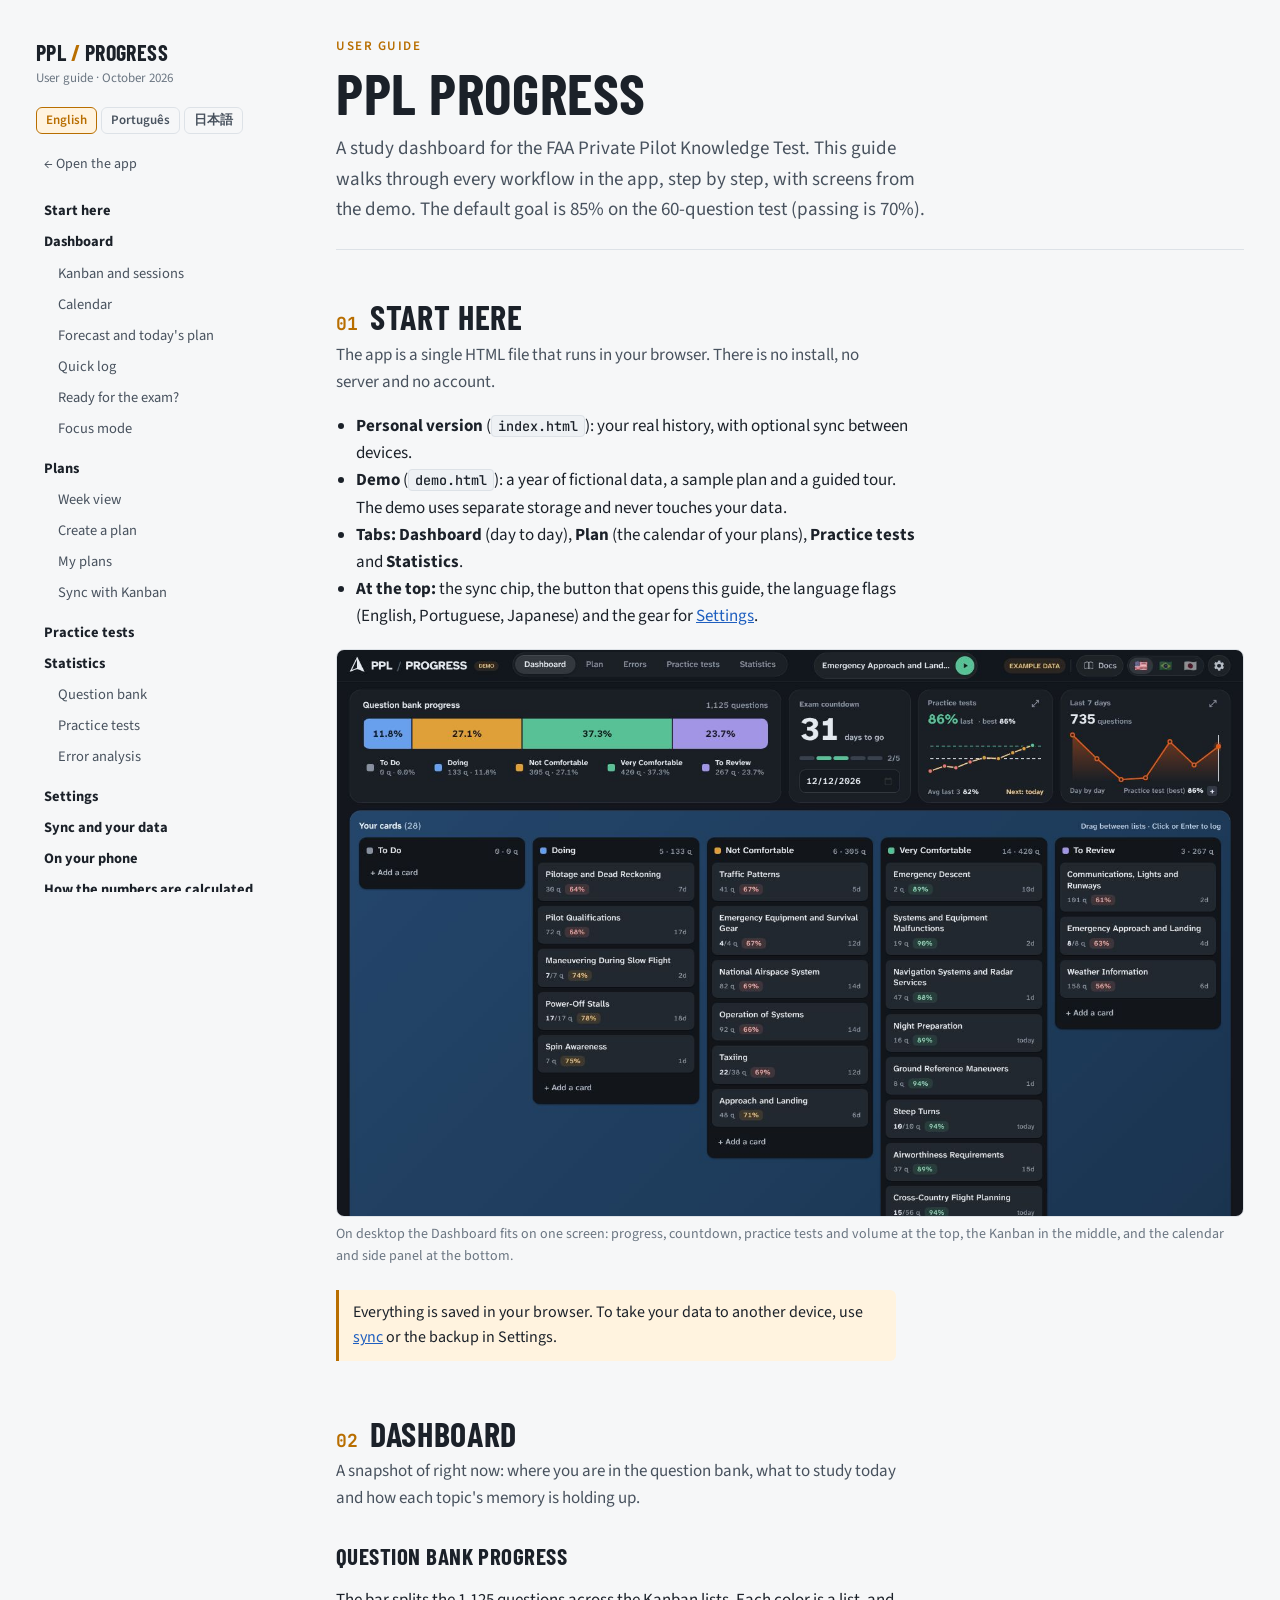
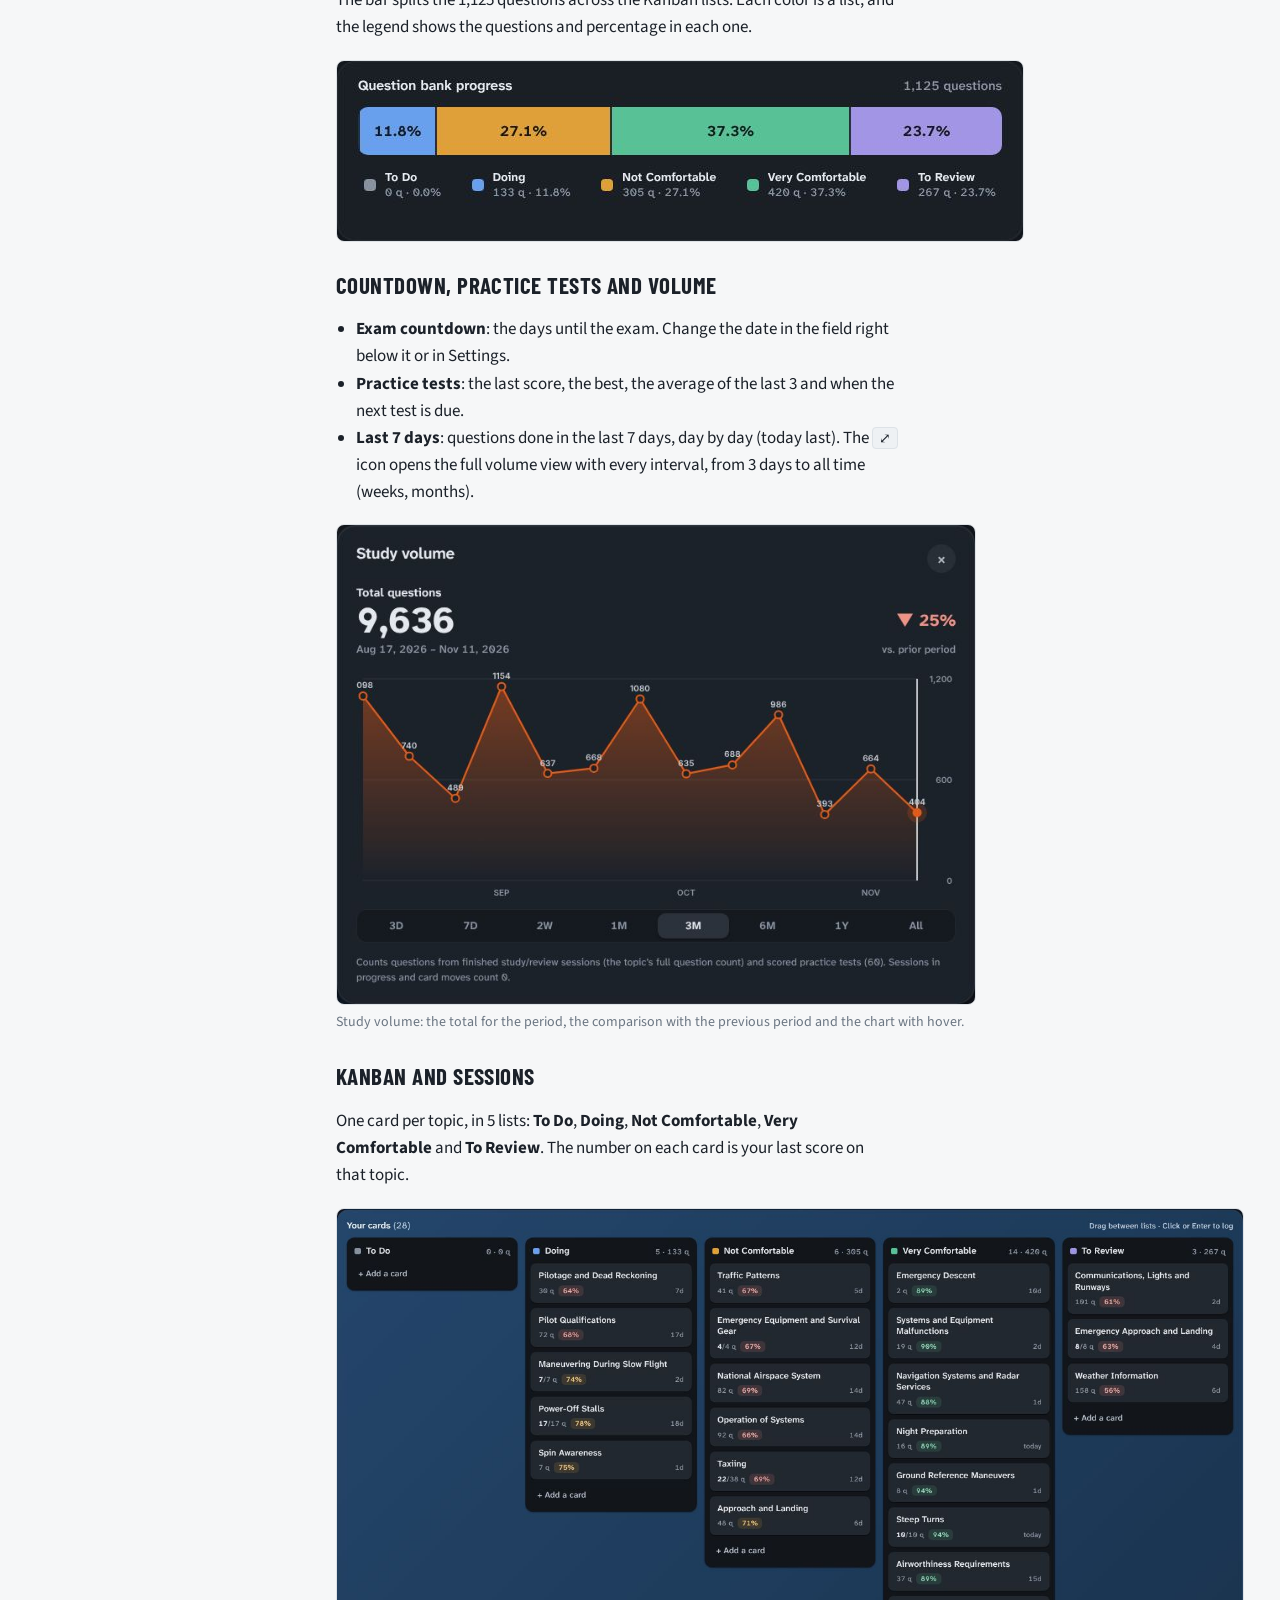
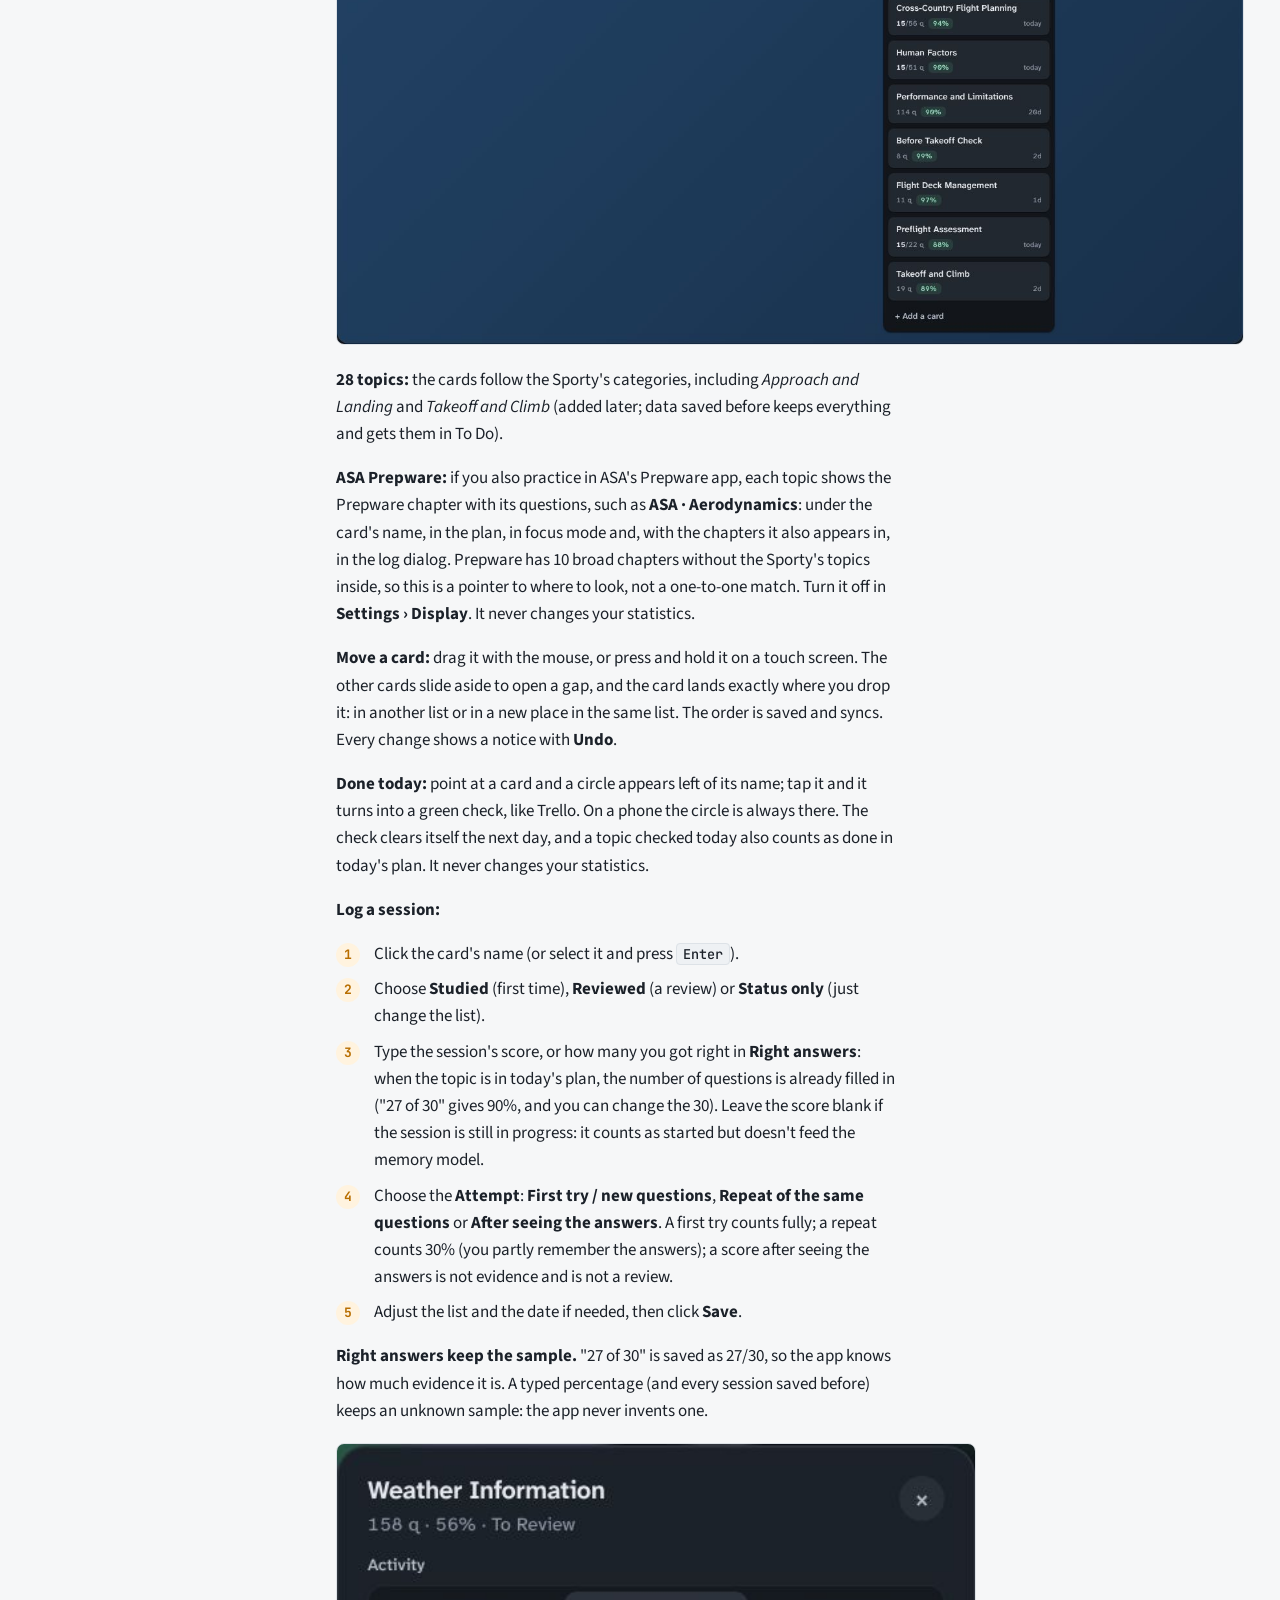
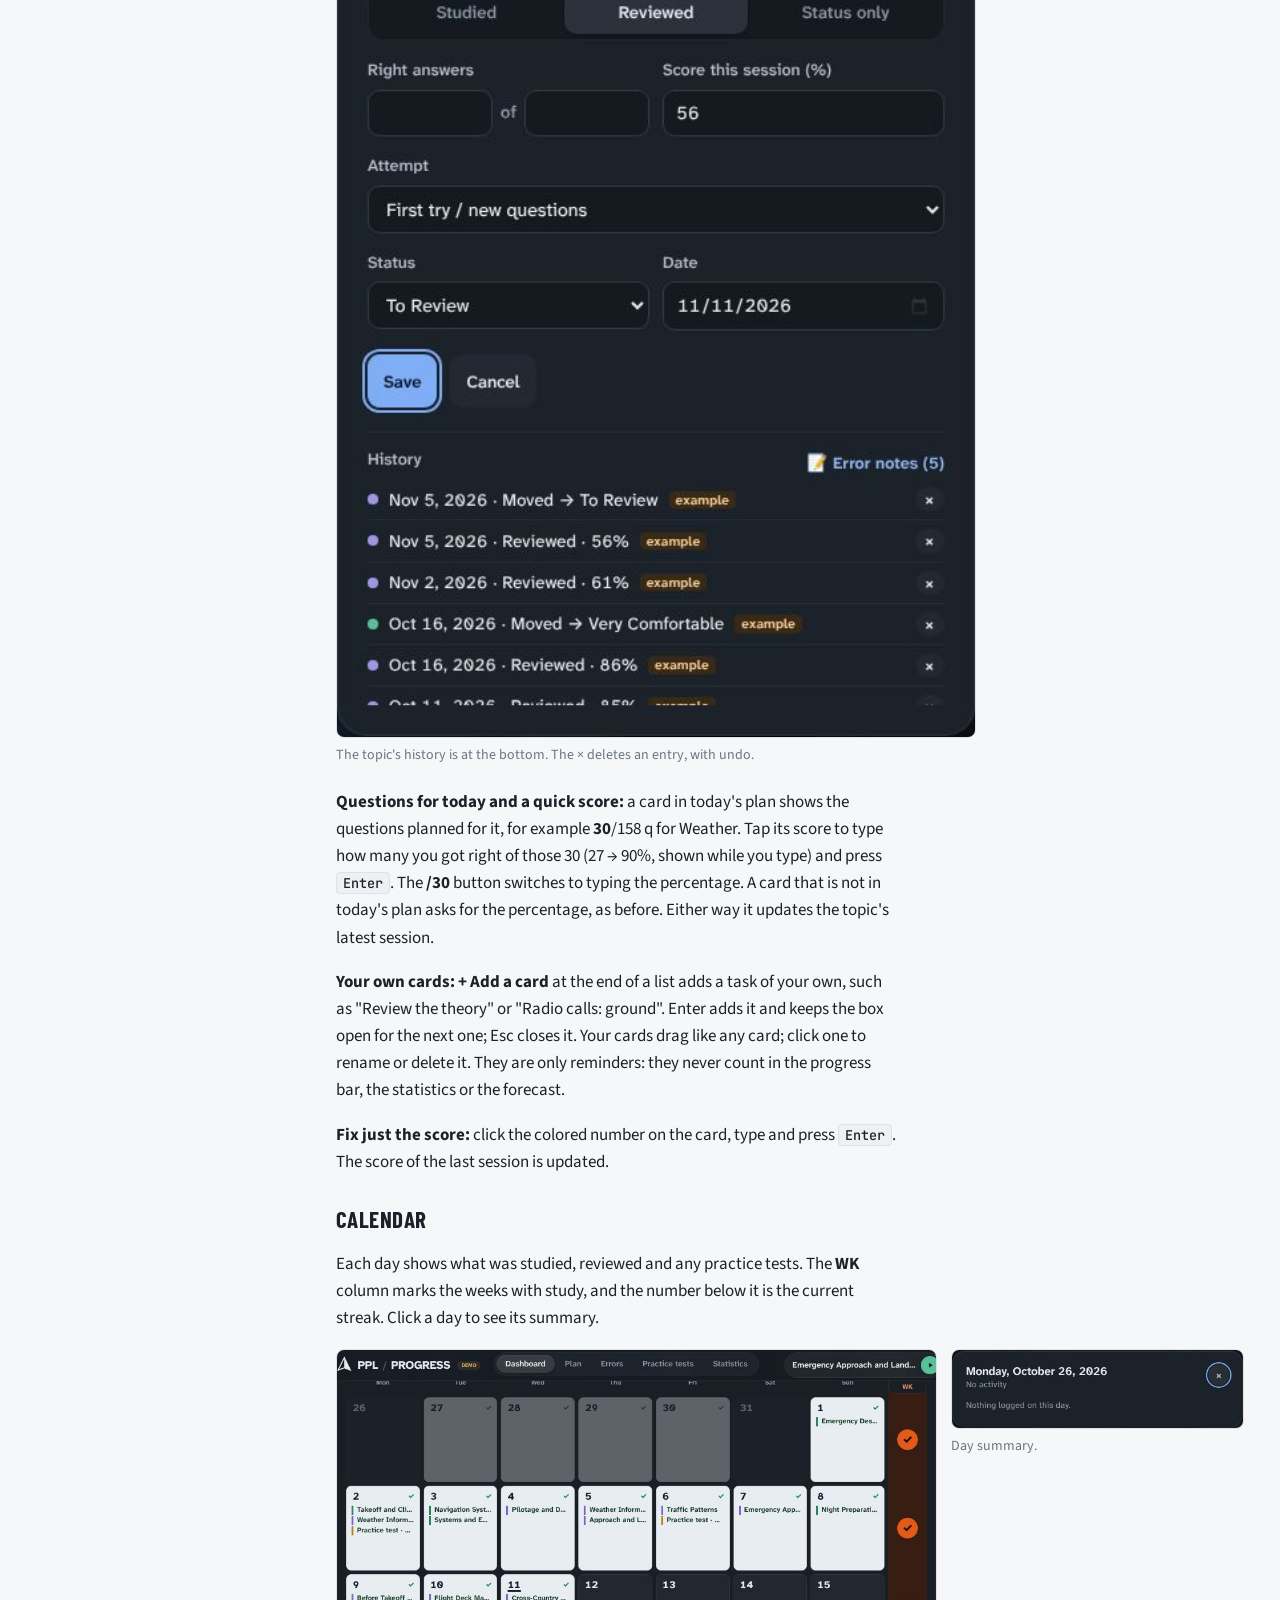
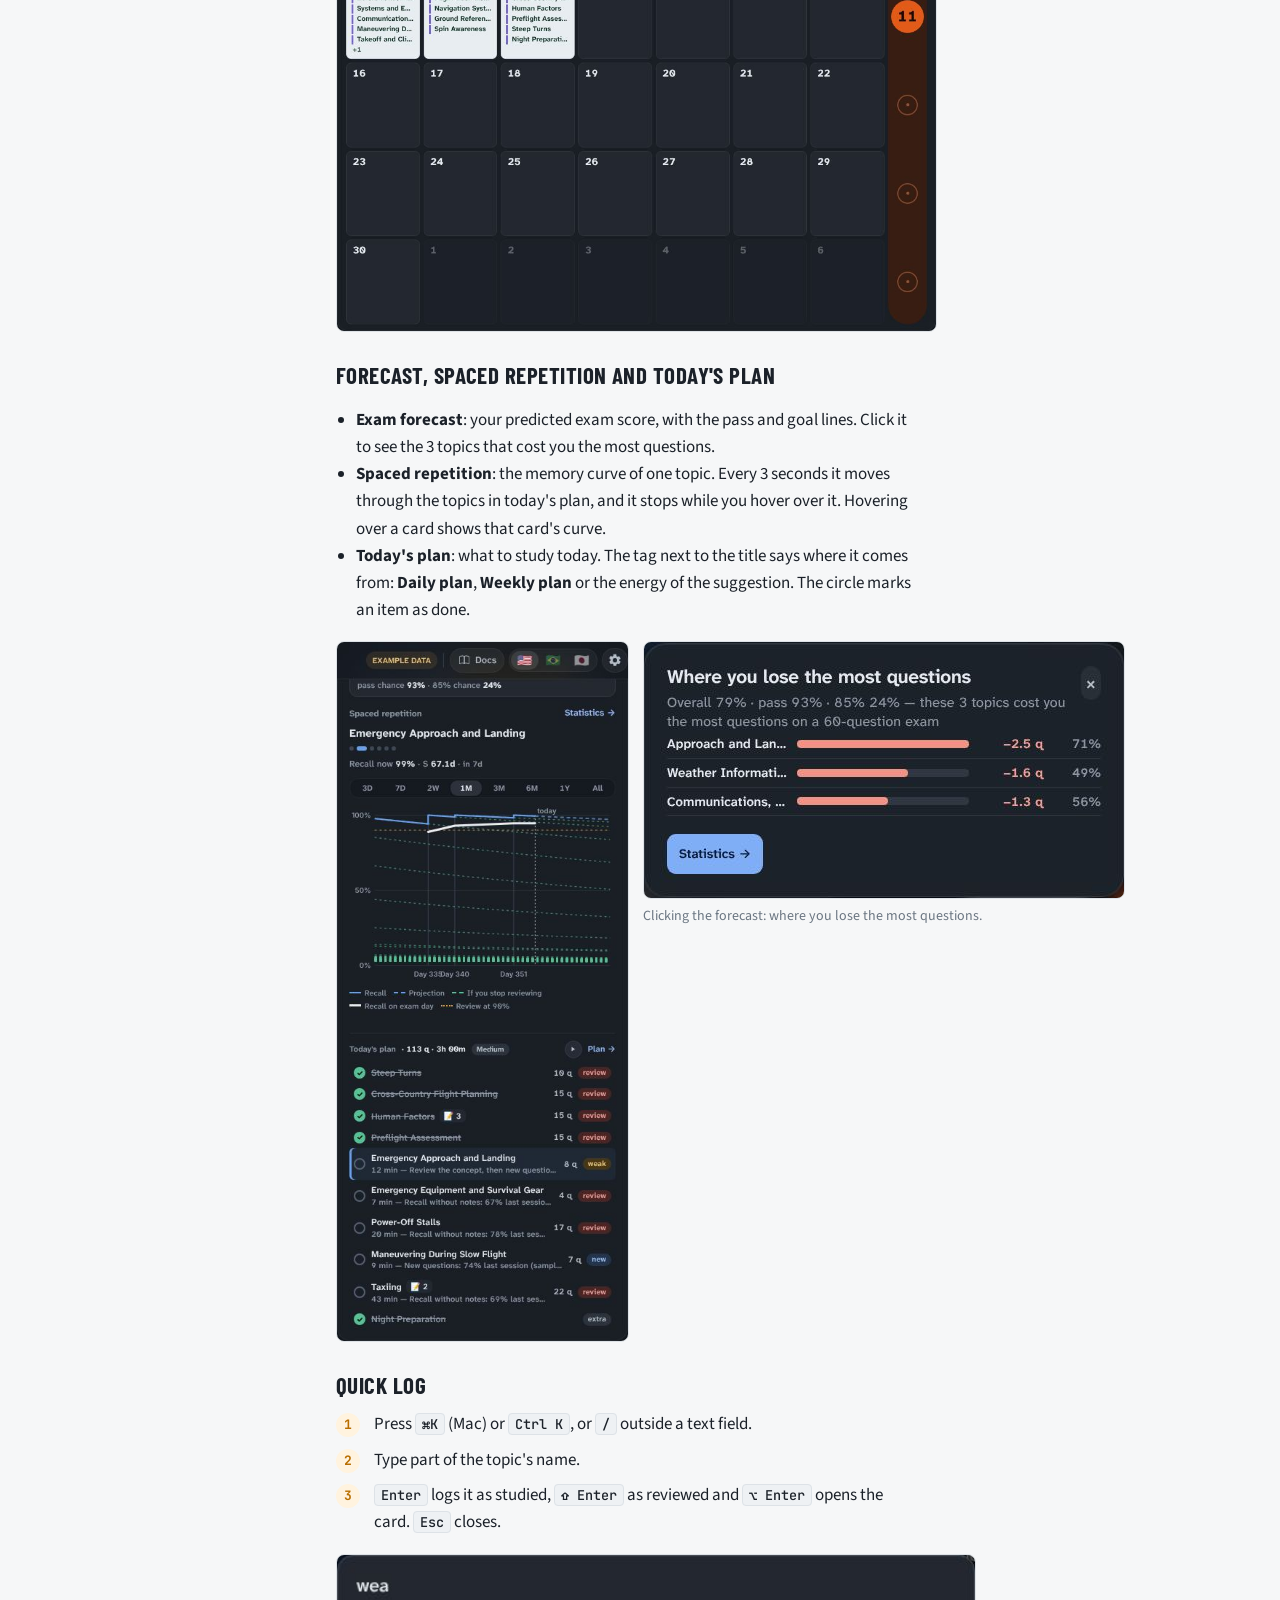
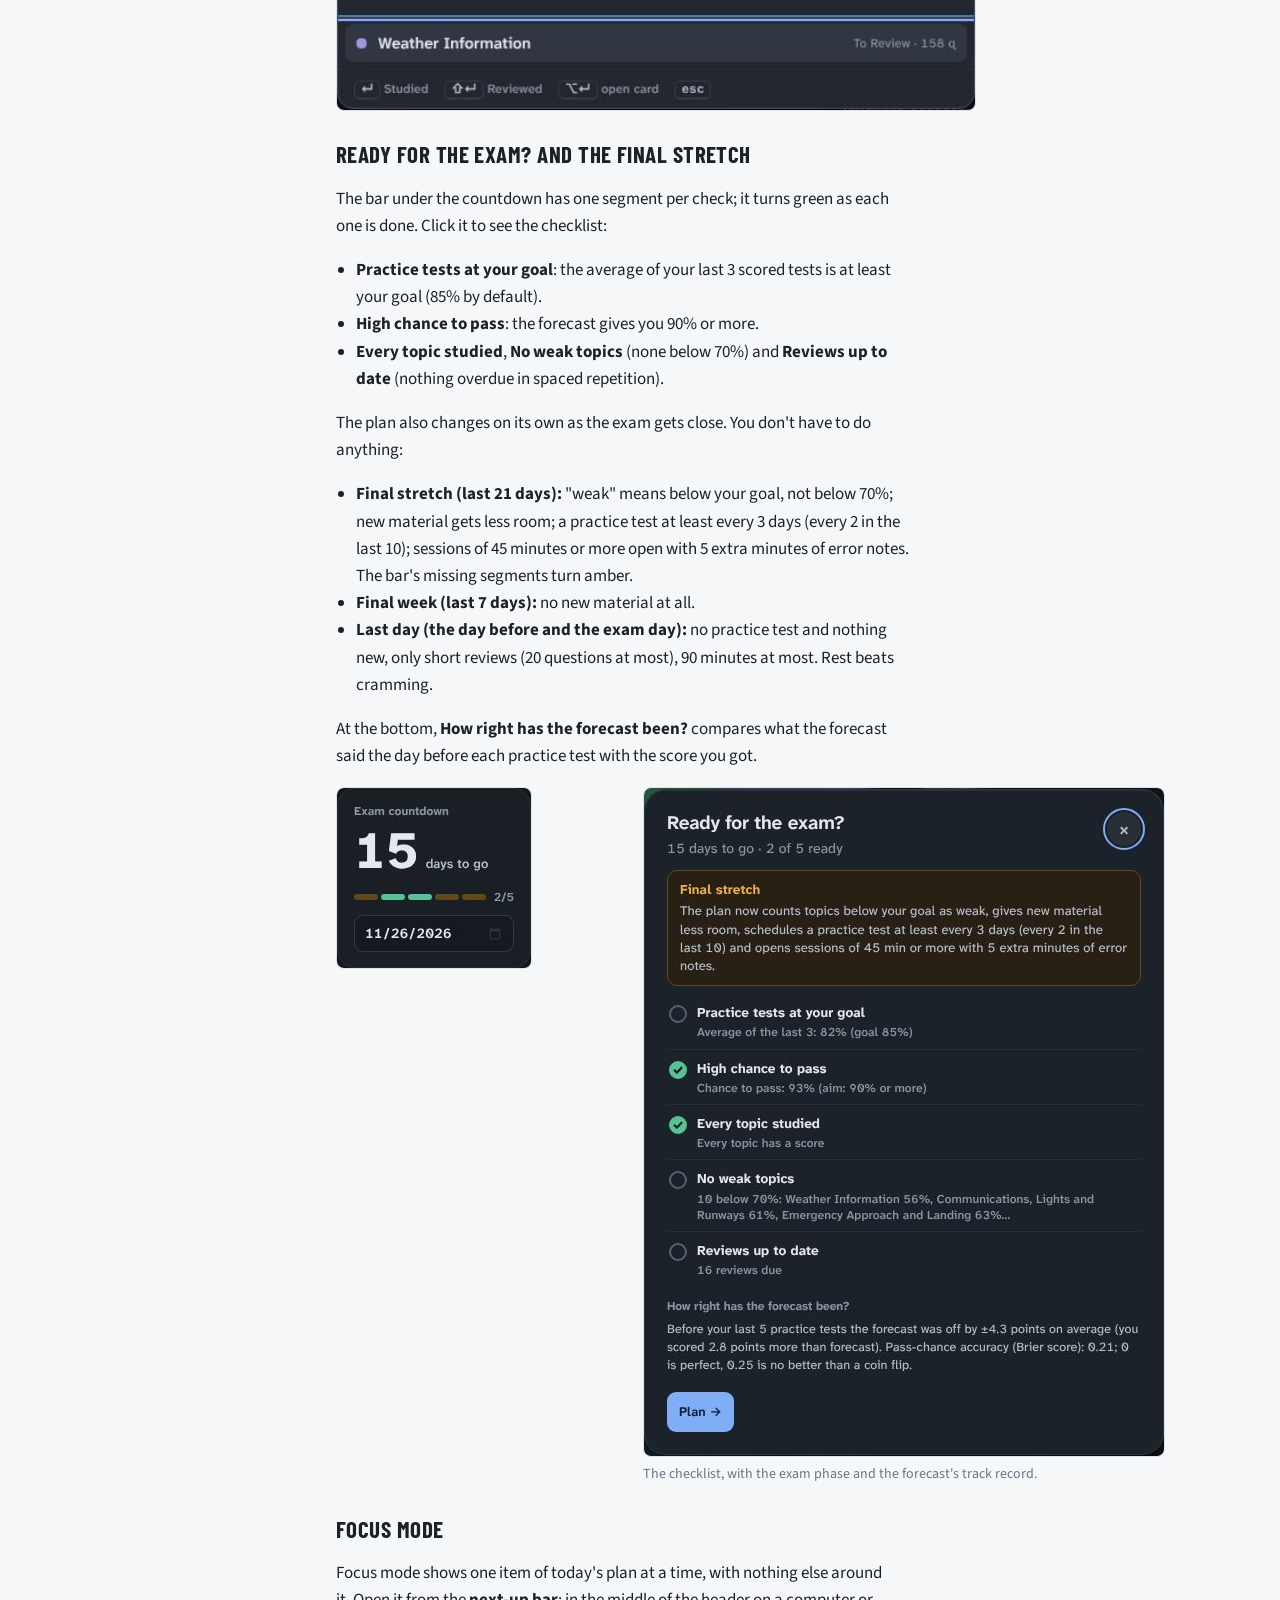
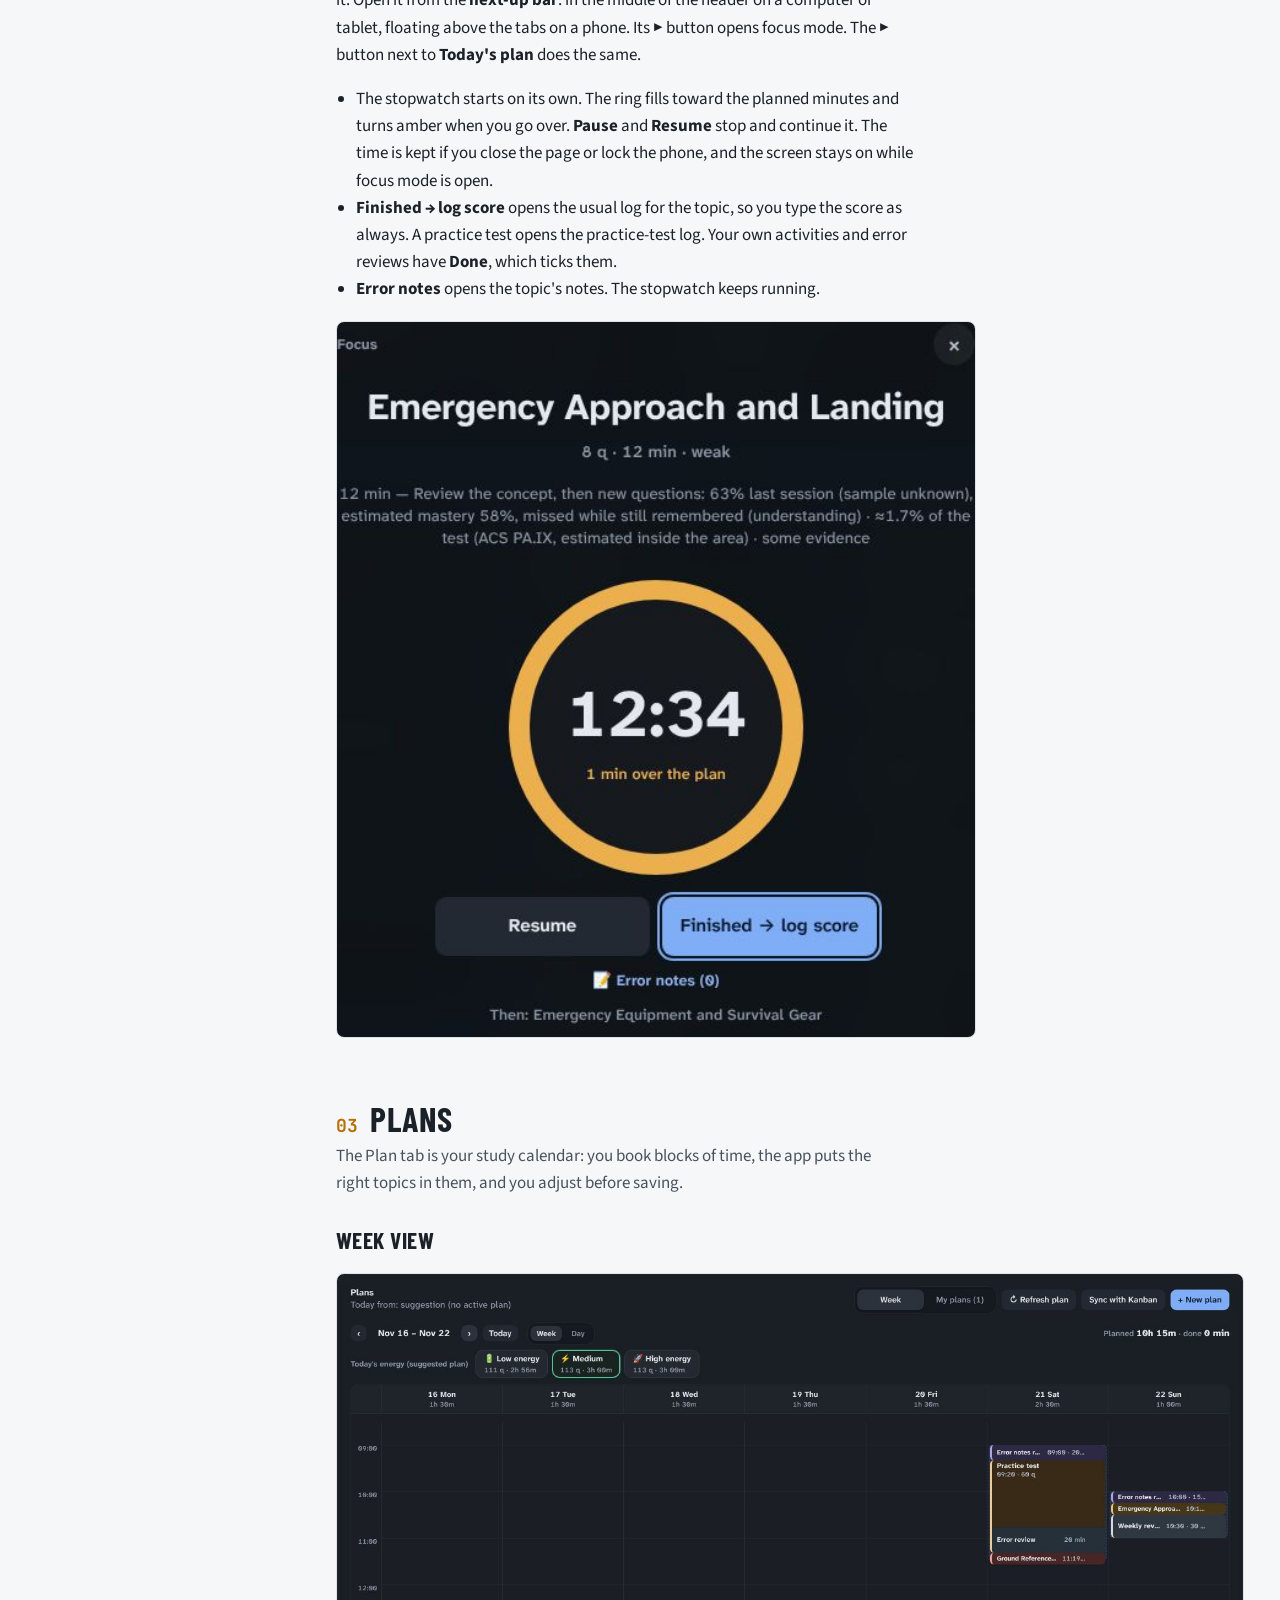
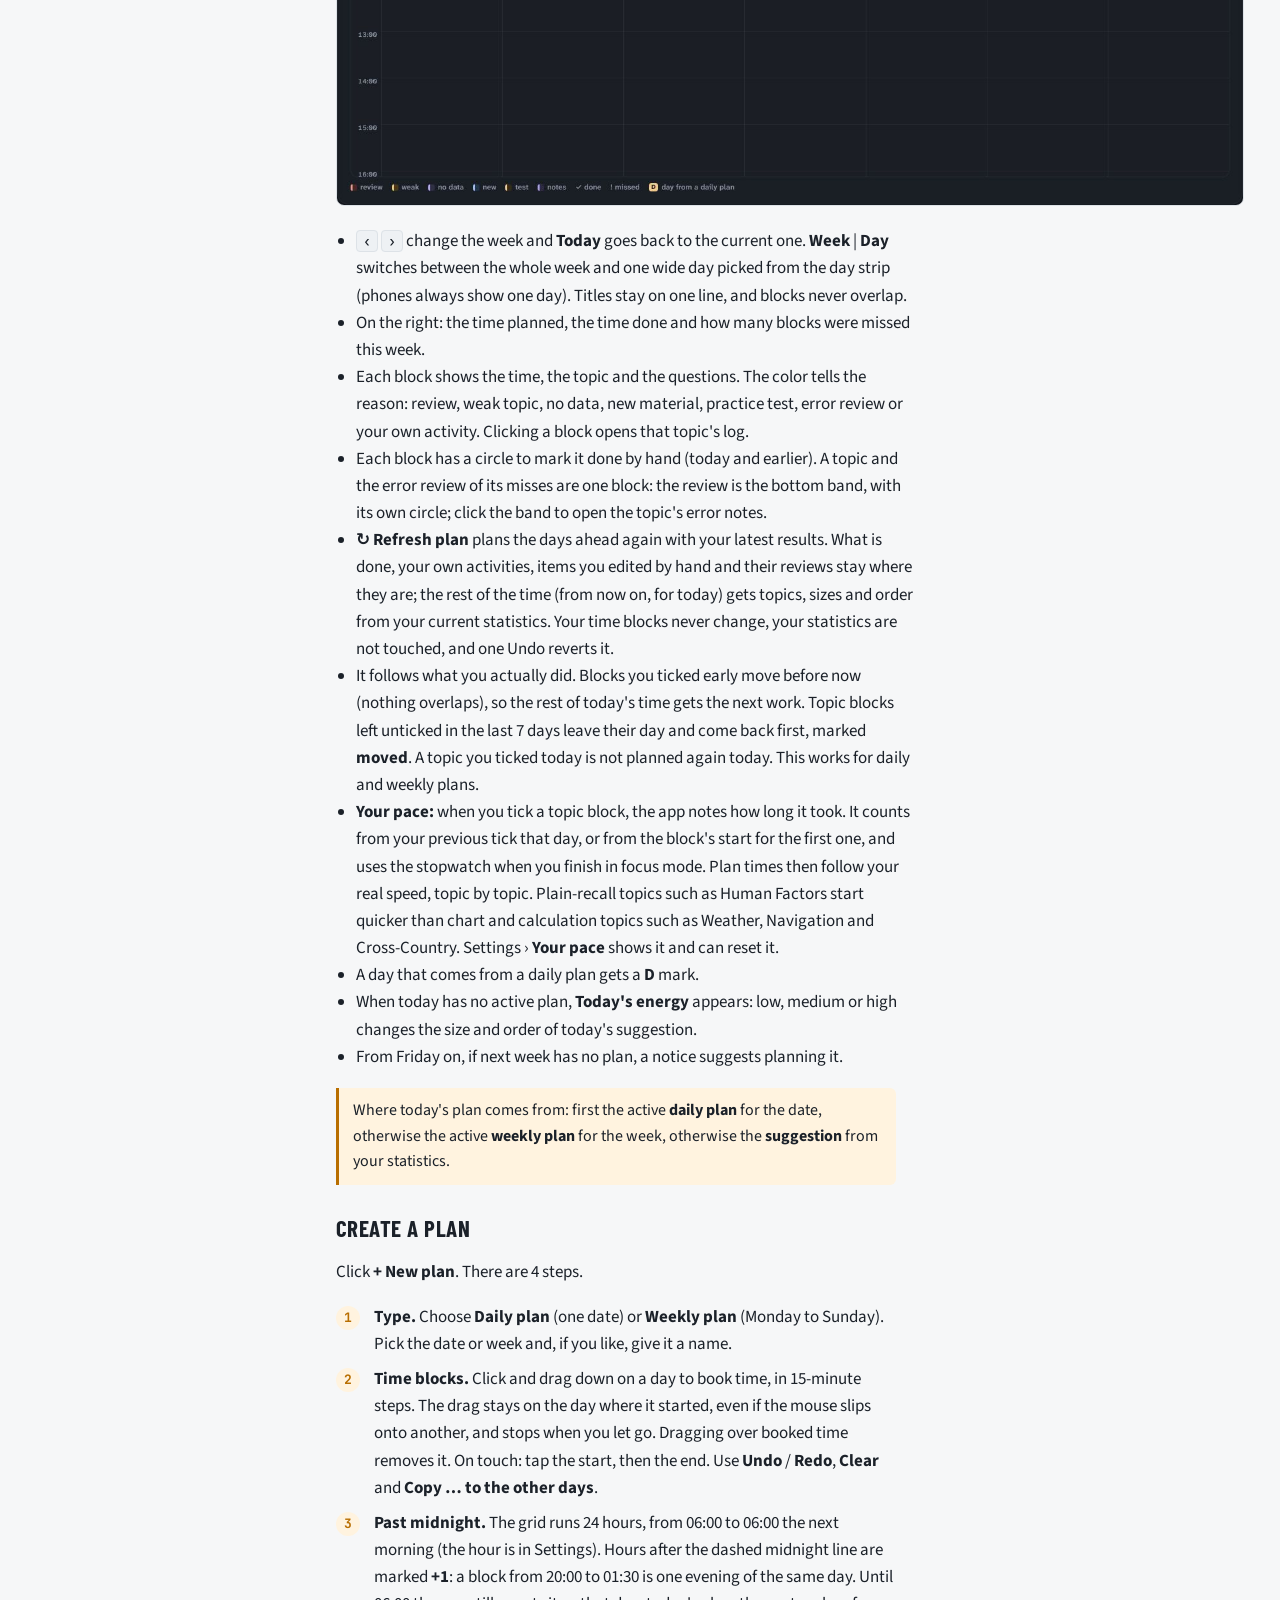
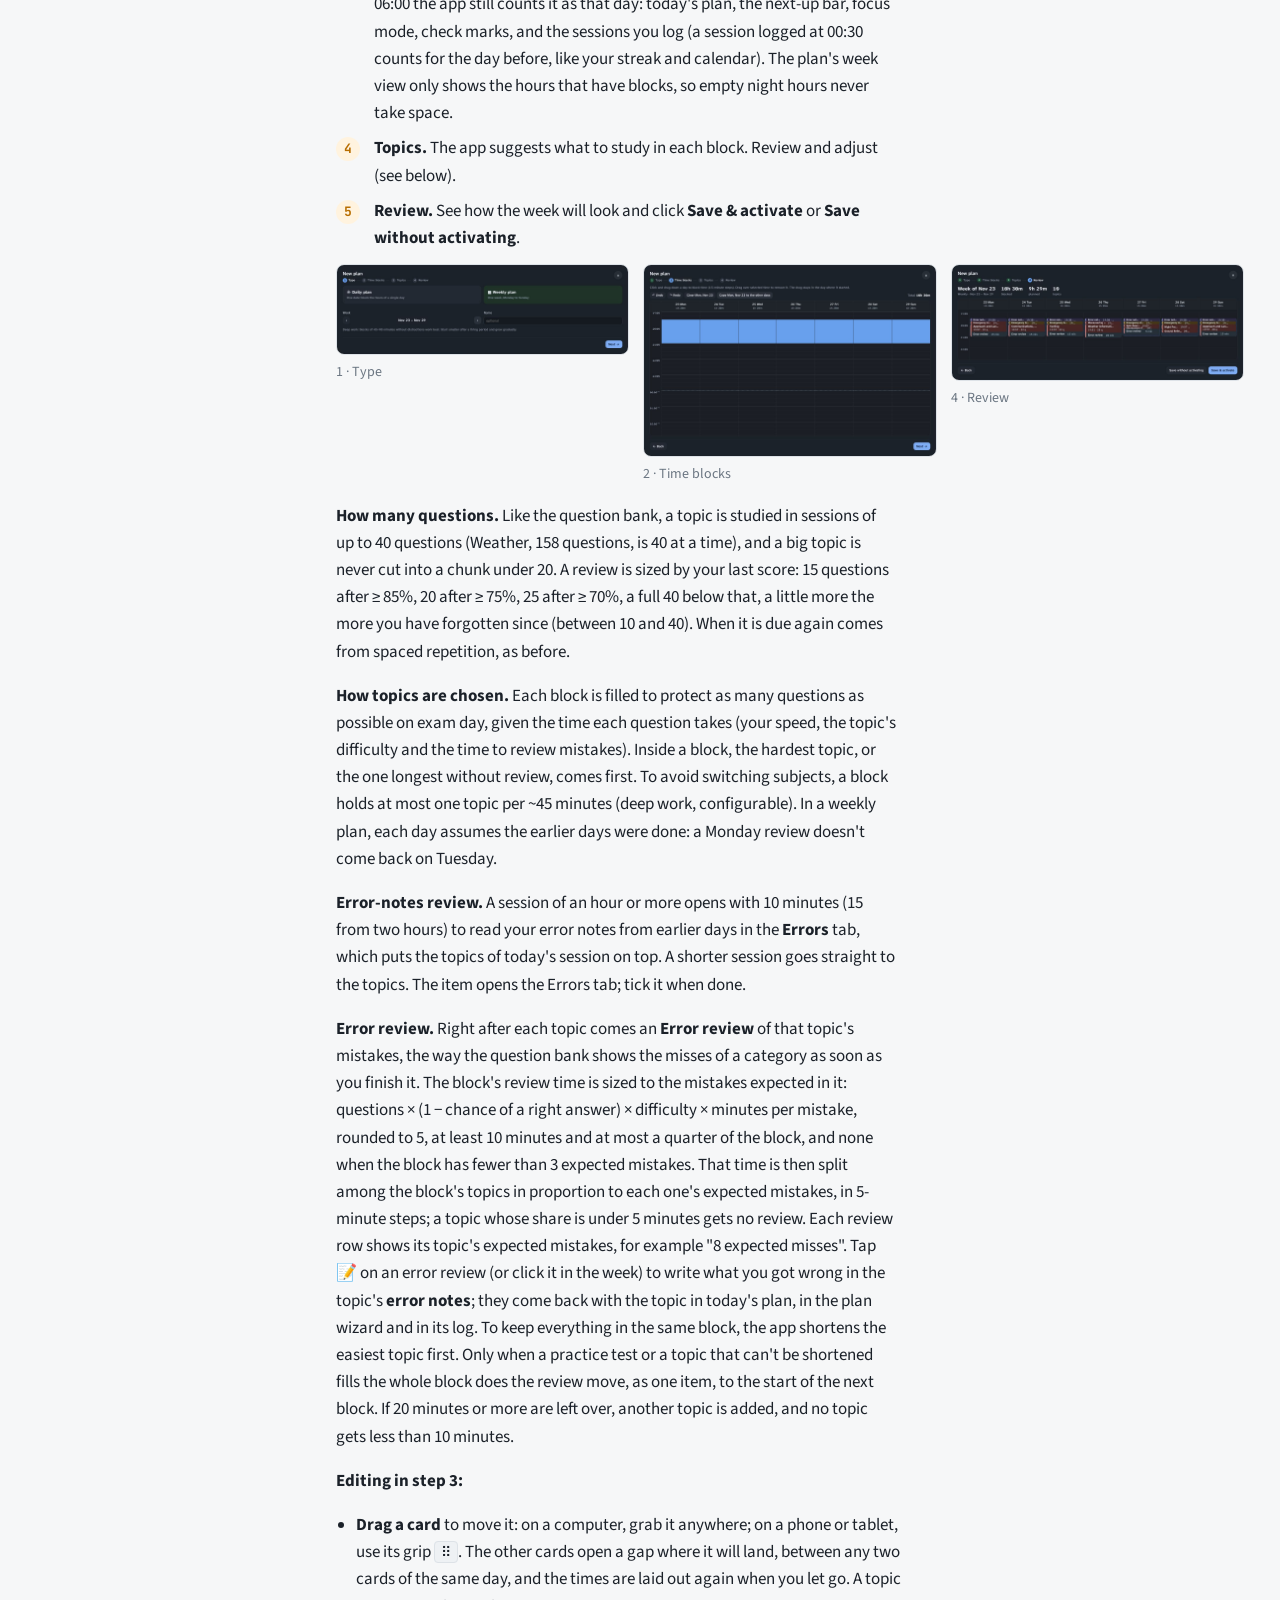
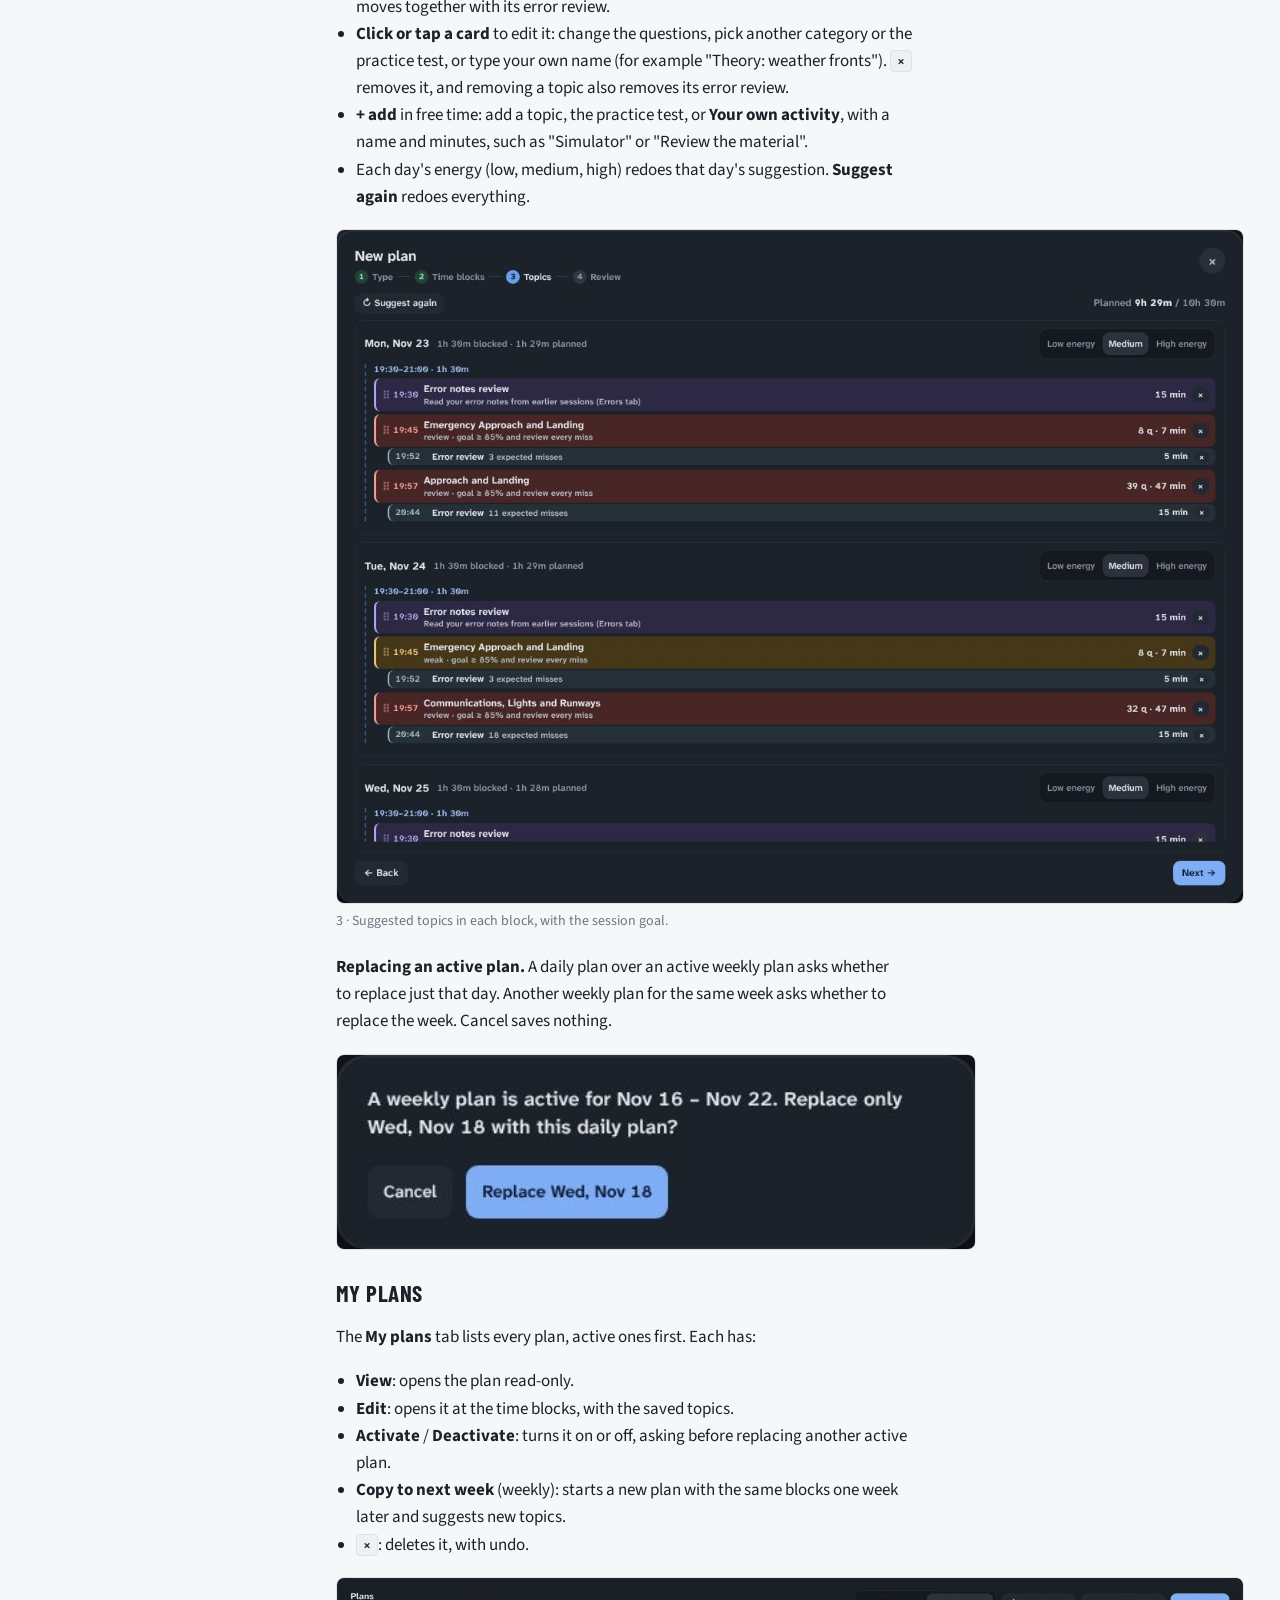
<file: docs/index.html>
<!doctype html>
<!-- Built by build.py from src/docs/ — edit src/docs/template.html and src/docs/en.html, then run python3 build.py -->
<html lang="en">
<head>
<meta charset="utf-8">
<meta name="viewport" content="width=device-width, initial-scale=1, viewport-fit=cover">
<title>PPL Progress — User guide</title>
<link rel="icon" href="data:image/svg+xml,%3Csvg xmlns='http://www.w3.org/2000/svg' viewBox='0 0 64 64'%3E%3Ccircle cx='32' cy='32' r='30' fill='%23000'/%3E%3Cpath d='M32 14 50 46H14z' fill='%23fff'/%3E%3C/svg%3E">
<link rel="alternate" hreflang="en" href="index.html">
<link rel="alternate" hreflang="pt-BR" href="pt.html">
<link rel="alternate" hreflang="ja" href="ja.html">
<link rel="preconnect" href="https://fonts.googleapis.com">
<link rel="stylesheet" href="https://fonts.googleapis.com/css2?family=Barlow+Condensed:wght@600;700&family=Source+Sans+3:wght@400;600;700&family=JetBrains+Mono:wght@500&display=swap">
<style>
/* Layout: a pilot's operating handbook — fixed index on the left (desktop), numbered procedures, screenshots as figures. */
:root {
  --bg: #f6f7f8;
  --paper: #ffffff;
  --ink: #1b2129;
  --ink2: #48525e;
  --muted: #6b7682;
  --line: #dde2e7;
  --accent: #b86e00;        /* taxiway amber */
  --accent-soft: #fff3df;
  --link: #1f5fbf;
  --code-bg: #eef1f4;
  --display: 'Barlow Condensed', 'Arial Narrow', sans-serif;
  --body: 'Source Sans 3', 'Segoe UI', system-ui, 'Hiragino Sans', 'Noto Sans JP', 'Yu Gothic', sans-serif;
  --mono: 'JetBrains Mono', ui-monospace, Menlo, monospace;
}
@media (prefers-color-scheme: dark) {
  :root:not([data-theme="light"]) {
    --bg: #101317; --paper: #171b20; --ink: #e8ecf0; --ink2: #b9c2cc; --muted: #8b96a2; --line: #2a3038;
    --accent: #f2a93b; --accent-soft: #2b2112; --link: #8ab4f8; --code-bg: #232931; color-scheme: dark;
  }
}
:root[data-theme="dark"] {
  --bg: #101317; --paper: #171b20; --ink: #e8ecf0; --ink2: #b9c2cc; --muted: #8b96a2; --line: #2a3038;
  --accent: #f2a93b; --accent-soft: #2b2112; --link: #8ab4f8; --code-bg: #232931; color-scheme: dark;
}
* { box-sizing: border-box; }
body { background: var(--bg); color: var(--ink); font: 400 17px/1.6 var(--body); }
a { color: var(--link); }
.wrap {
  display: grid; grid-template-columns: 260px minmax(0, 1fr); gap: 40px; max-width: 1240px; margin: 0 auto;
  padding-block: 32px 80px; padding-left: max(16px, env(safe-area-inset-left, 0px)); padding-right: max(16px, env(safe-area-inset-right, 0px));
}
nav.toc { position: sticky; top: calc(env(safe-area-inset-top, 0px) + 24px); align-self: start; max-height: calc(100vh - 48px); overflow: auto; font-size: 14.5px; }
.toc .brand { font: 700 22px/1.1 var(--display); letter-spacing: .02em; text-transform: uppercase; margin-bottom: 4px; }
.toc .brand span { color: var(--accent); }
.toc .ver { color: var(--muted); font-size: 13px; margin-bottom: 18px; }
.toc ol { list-style: none; margin: 0; padding: 0; display: grid; gap: 2px; }
.toc ol ol { padding-left: 14px; margin: 2px 0 8px; }
.toc a { display: block; color: var(--ink2); text-decoration: none; padding: 3px 8px; border-radius: 6px; }
.toc a:hover, .toc a:focus-visible { background: var(--code-bg); color: var(--ink); outline: none; }
.toc > ol > li > a { font-weight: 700; color: var(--ink); }
main { min-width: 0; }
header.hero { padding-bottom: 24px; border-bottom: 1px solid var(--line); margin-bottom: 8px; }
.eyebrow { font: 600 13px/1 var(--body); letter-spacing: .12em; text-transform: uppercase; color: var(--accent); }
h1 { font: 700 clamp(38px, 6vw, 58px)/1.02 var(--display); text-transform: uppercase; letter-spacing: .01em; margin: 10px 0 12px; text-wrap: balance; }
.lead { font-size: 19px; color: var(--ink2); max-width: 66ch; margin: 0; }
section.chap { padding-top: 40px; scroll-margin-top: 16px; }
h2 { font: 700 34px/1.1 var(--display); text-transform: uppercase; letter-spacing: .02em; margin: 0 0 6px; display: flex; gap: 12px; align-items: baseline; }
h2 .n { color: var(--accent); font-family: var(--mono); font-size: 18px; letter-spacing: 0; }
h3 { font: 700 23px/1.2 var(--display); letter-spacing: .02em; margin: 30px 0 6px; scroll-margin-top: 16px; text-transform: uppercase; }
p, li { max-width: 70ch; }
.chap > p.intro { color: var(--ink2); margin-top: 0; }
ol.steps { counter-reset: s; list-style: none; padding: 0; margin: 12px 0; display: grid; gap: 8px; }
ol.steps > li { counter-increment: s; position: relative; padding-left: 38px; }
ol.steps > li::before {
  content: counter(s); position: absolute; left: 0; top: 2px; width: 24px; height: 24px; border-radius: 50%;
  background: var(--accent-soft); color: var(--accent); font: 700 13px/24px var(--mono); text-align: center;
}
ul { padding-left: 20px; }
figure { margin: 18px 0 22px; }
figure img {
  display: block; max-width: 100%; height: auto; border: 1px solid var(--line); border-radius: 8px; cursor: zoom-in;
  background: #0d0f12;
}
figure.narrow img { max-width: 420px; width: 100%; }
figure.mid img { max-width: 640px; width: 100%; }
figcaption { font-size: 14px; color: var(--muted); margin-top: 6px; }
.row { display: grid; grid-template-columns: repeat(3, minmax(0, 1fr)); gap: 14px; }
.row figure { margin: 0; }
kbd, code { font: 500 13.5px var(--mono); background: var(--code-bg); border-radius: 4px; padding: 1px 6px; border: 1px solid var(--line); }
.ui { font-weight: 700; color: var(--ink); }
.note { border-left: 3px solid var(--accent); background: var(--accent-soft); padding: 10px 14px; border-radius: 0 6px 6px 0; margin: 14px 0; max-width: 70ch; font-size: 16px; }
.tbl { overflow-x: auto; margin: 12px 0 18px; }
table { border-collapse: collapse; width: 100%; min-width: 560px; font-size: 15.5px; background: var(--paper); border: 1px solid var(--line); border-radius: 8px; }
th, td { text-align: left; padding: 9px 12px; border-bottom: 1px solid var(--line); vertical-align: top; }
th { font: 600 13px var(--body); letter-spacing: .06em; text-transform: uppercase; color: var(--muted); background: var(--code-bg); }
tr:last-child td { border-bottom: 0; }
td:first-child { font-weight: 700; white-space: nowrap; }
.formula { font: 500 14px/1.7 var(--mono); background: var(--code-bg); border: 1px solid var(--line); border-radius: 8px; padding: 12px 14px; overflow-x: auto; white-space: pre; }
.zoom { position: fixed; inset: 0; background: rgba(8, 10, 13, .88); display: grid; place-items: center; z-index: 20; padding: max(16px, env(safe-area-inset-top, 0px)) max(16px, env(safe-area-inset-right, 0px)) max(16px, env(safe-area-inset-bottom, 0px)) max(16px, env(safe-area-inset-left, 0px)); cursor: zoom-out; }
.zoom img { max-width: 100%; max-height: 100%; border-radius: 8px; }
ul.refs li { margin-bottom: 6px; font-size: 15.5px; }
.formula + p, p + .formula { margin-top: 10px; }
.langs { display: flex; gap: 4px; margin: 0 0 16px; flex-wrap: wrap; }
.langs a { font-size: 13px; font-weight: 600; text-decoration: none; color: var(--ink2); border: 1px solid var(--line); border-radius: 6px; padding: 2px 9px; }
.langs a[aria-current] { background: var(--accent-soft); color: var(--accent); border-color: var(--accent); }
.applink { display: inline-block; font-size: 14px; margin-bottom: 18px; }
:lang(ja) h1, :lang(ja) h2, :lang(ja) h3 { text-transform: none; letter-spacing: 0; }
@media (max-width: 900px) {
  .wrap { grid-template-columns: minmax(0, 1fr); gap: 0; }
  nav.toc { position: static; max-height: none; border-bottom: 1px solid var(--line); padding-bottom: 16px; margin-bottom: 8px; }
  nav.toc ol ol { display: none; }
  nav.toc > ol { grid-template-columns: repeat(2, minmax(0, 1fr)); }
  .row { grid-template-columns: minmax(0, 1fr); }
}
@media (prefers-reduced-motion: no-preference) { html { scroll-behavior: smooth; } }

</style>
</head>
<body>
<div class="wrap">
<nav class="toc" aria-label="Contents">
  <div class="brand">PPL <span>/</span> Progress</div>
  <div class="ver">User guide · October 2026</div>
  <div class="langs" role="group" aria-label="Language"><a href="index.html" hreflang="en" aria-current="page">English</a><a href="pt.html" hreflang="pt-BR">Português</a><a href="ja.html" hreflang="ja">日本語</a></div>
  <a class="applink" href="../">← Open the app</a>
  <ol>
    <li><a href="#start">Start here</a></li>
    <li><a href="#dashboard">Dashboard</a>
      <ol>
        <li><a href="#kanban">Kanban and sessions</a></li>
        <li><a href="#calendar">Calendar</a></li>
        <li><a href="#side-panel">Forecast and today's plan</a></li>
        <li><a href="#quick-log">Quick log</a></li>
        <li><a href="#ready">Ready for the exam?</a></li>
        <li><a href="#focus">Focus mode</a></li>
      </ol>
    </li>
    <li><a href="#plans">Plans</a>
      <ol>
        <li><a href="#week">Week view</a></li>
        <li><a href="#create-plan">Create a plan</a></li>
        <li><a href="#my-plans">My plans</a></li>
        <li><a href="#kanban-sync">Sync with Kanban</a></li>
      </ol>
    </li>
    <li><a href="#tests">Practice tests</a></li>
    <li><a href="#statistics">Statistics</a>
      <ol>
        <li><a href="#bank">Question bank</a></li>
        <li><a href="#stats-tests">Practice tests</a></li>
        <li><a href="#errors-tab">Error analysis</a></li>
      </ol>
    </li>
    <li><a href="#settings">Settings</a></li>
    <li><a href="#data">Sync and your data</a></li>
    <li><a href="#phone">On your phone</a></li>
    <li><a href="#math">How the numbers are calculated</a></li>
    <li><a href="#science">The science behind it</a>
      <ol>
        <li><a href="#sci-memory">Memory and reviews</a></li>
        <li><a href="#sci-score">Expected score</a></li>
        <li><a href="#sci-tests">Practice tests</a></li>
        <li><a href="#sci-plan">The plan</a></li>
        <li><a href="#sci-newport">Deep work (Cal Newport)</a></li>
        <li><a href="#sci-refs">References</a></li>
      </ol>
    </li>
  </ol>
</nav>

<main>
<header class="hero">
  <div class="eyebrow">User guide</div>
  <h1>PPL Progress</h1>
  <p class="lead">A study dashboard for the FAA Private Pilot Knowledge Test. This guide walks through every workflow in the app, step by step, with screens from the demo. The default goal is 85% on the 60-question test (passing is 70%).</p>
</header>

<section class="chap" id="start">
  <h2><span class="n">01</span>Start here</h2>
  <p class="intro">The app is a single HTML file that runs in your browser. There is no install, no server and no account.</p>
  <ul>
    <li><b>Personal version</b> (<code>index.html</code>): your real history, with optional sync between devices.</li>
    <li><b>Demo</b> (<code>demo.html</code>): a year of fictional data, a sample plan and a guided tour. The demo uses separate storage and never touches your data.</li>
    <li><b>Tabs:</b> <span class="ui">Dashboard</span> (day to day), <span class="ui">Plan</span> (the calendar of your plans), <span class="ui">Practice tests</span> and <span class="ui">Statistics</span>.</li>
    <li><b>At the top:</b> the sync chip, the button that opens this guide, the language flags (English, Portuguese, Japanese) and the gear for <a href="#settings">Settings</a>.</li>
  </ul>
  <figure>
    <img src="img/en/dash.jpg" alt="Full desktop dashboard with progress, Kanban, calendar and side panel" loading="lazy">
    <figcaption>On desktop the Dashboard fits on one screen: progress, countdown, practice tests and volume at the top, the Kanban in the middle, and the calendar and side panel at the bottom.</figcaption>
  </figure>
  <p class="note">Everything is saved in your browser. To take your data to another device, use <a href="#data">sync</a> or the backup in Settings.</p>
</section>

<section class="chap" id="dashboard">
  <h2><span class="n">02</span>Dashboard</h2>
  <p class="intro">A snapshot of right now: where you are in the question bank, what to study today and how each topic's memory is holding up.</p>

  <h3>Question bank progress</h3>
  <p>The bar splits the 1,125 questions across the Kanban lists. Each color is a list, and the legend shows the questions and percentage in each one.</p>
  <figure><img src="img/en/dash-progress.jpg" alt="Question bank progress bar" loading="lazy"></figure>

  <h3>Countdown, practice tests and volume</h3>
  <ul>
    <li><span class="ui">Exam countdown</span>: the days until the exam. Change the date in the field right below it or in Settings.</li>
    <li><span class="ui">Practice tests</span>: the last score, the best, the average of the last 3 and when the next test is due.</li>
    <li><span class="ui">Last 7 days</span>: questions done in the last 7 days, day by day (today last). The <kbd>⤢</kbd> icon opens the full volume view with every interval, from 3 days to all time (weeks, months).</li>
  </ul>
  <figure class="mid"><img src="img/en/volume.jpg" alt="Study volume dialog" loading="lazy"><figcaption>Study volume: the total for the period, the comparison with the previous period and the chart with hover.</figcaption></figure>

  <h3 id="kanban">Kanban and sessions</h3>
  <p>One card per topic, in 5 lists: <span class="ui">To Do</span>, <span class="ui">Doing</span>, <span class="ui">Not Comfortable</span>, <span class="ui">Very Comfortable</span> and <span class="ui">To Review</span>. The number on each card is your last score on that topic.</p>
  <figure><img src="img/en/dash-board.jpg" alt="Kanban with the five lists" loading="lazy"></figure>
  <p><b>28 topics:</b> the cards follow the Sporty's categories, including <i>Approach and Landing</i> and <i>Takeoff and Climb</i> (added later; data saved before keeps everything and gets them in To Do).</p>
  <p><b>ASA Prepware:</b> if you also practice in ASA's Prepware app, each topic shows the Prepware chapter with its questions, such as <span class="ui">ASA · Aerodynamics</span>: under the card's name, in the plan, in focus mode and, with the chapters it also appears in, in the log dialog. Prepware has 10 broad chapters without the Sporty's topics inside, so this is a pointer to where to look, not a one-to-one match. Turn it off in <span class="ui">Settings › Display</span>. It never changes your statistics.</p>
  <p><b>Move a card:</b> drag it with the mouse, or press and hold it on a touch screen. The other cards slide aside to open a gap, and the card lands exactly where you drop it: in another list or in a new place in the same list. The order is saved and syncs. Every change shows a notice with <span class="ui">Undo</span>.</p>
  <p><b>Done today:</b> point at a card and a circle appears left of its name; tap it and it turns into a green check, like Trello. On a phone the circle is always there. The check clears itself the next day, and a topic checked today also counts as done in today's plan. It never changes your statistics.</p>
  <p><b>Log a session:</b></p>
  <ol class="steps">
    <li>Click the card's name (or select it and press <kbd>Enter</kbd>).</li>
    <li>Choose <span class="ui">Studied</span> (first time), <span class="ui">Reviewed</span> (a review) or <span class="ui">Status only</span> (just change the list).</li>
    <li>Type the session's score, or how many you got right in <span class="ui">Right answers</span>: when the topic is in today's plan, the number of questions is already filled in ("27 of 30" gives 90%, and you can change the 30). Leave the score blank if the session is still in progress: it counts as started but doesn't feed the memory model.</li>
    <li>Choose the <span class="ui">Attempt</span>: <span class="ui">First try / new questions</span>, <span class="ui">Repeat of the same questions</span> or <span class="ui">After seeing the answers</span>. A first try counts fully; a repeat counts 30% (you partly remember the answers); a score after seeing the answers is not evidence and is not a review.</li>
    <li>Adjust the list and the date if needed, then click <span class="ui">Save</span>.</li>
  </ol>
  <p><b>Right answers keep the sample.</b> "27 of 30" is saved as 27/30, so the app knows how much evidence it is. A typed percentage (and every session saved before) keeps an unknown sample: the app never invents one.</p>
  <figure class="mid"><img src="img/en/log.jpg" alt="Session log dialog" loading="lazy"><figcaption>The topic's history is at the bottom. The × deletes an entry, with undo.</figcaption></figure>
  <p><b>Questions for today and a quick score:</b> a card in today's plan shows the questions planned for it, for example <b>30</b>/158 q for Weather. Tap its score to type how many you got right of those 30 (27 → 90%, shown while you type) and press <kbd>Enter</kbd>. The <span class="ui">/30</span> button switches to typing the percentage. A card that is not in today's plan asks for the percentage, as before. Either way it updates the topic's latest session.</p>
  <p><b>Your own cards:</b> <span class="ui">+ Add a card</span> at the end of a list adds a task of your own, such as "Review the theory" or "Radio calls: ground". Enter adds it and keeps the box open for the next one; Esc closes it. Your cards drag like any card; click one to rename or delete it. They are only reminders: they never count in the progress bar, the statistics or the forecast.</p>
  <p><b>Fix just the score:</b> click the colored number on the card, type and press <kbd>Enter</kbd>. The score of the last session is updated.</p>

  <h3 id="calendar">Calendar</h3>
  <p>Each day shows what was studied, reviewed and any practice tests. The <span class="ui">WK</span> column marks the weeks with study, and the number below it is the current streak. Click a day to see its summary.</p>
  <div class="row">
    <figure style="grid-column: span 2"><img src="img/en/dash-cal.jpg" alt="Month calendar" loading="lazy"></figure>
    <figure><img src="img/en/day.jpg" alt="Summary of one day" loading="lazy"><figcaption>Day summary.</figcaption></figure>
  </div>

  <h3 id="side-panel">Forecast, spaced repetition and today's plan</h3>
  <ul>
    <li><span class="ui">Exam forecast</span>: your predicted exam score, with the pass and goal lines. Click it to see the 3 topics that cost you the most questions.</li>
    <li><span class="ui">Spaced repetition</span>: the memory curve of one topic. Every 3 seconds it moves through the topics in today's plan, and it stops while you hover over it. Hovering over a card shows that card's curve.</li>
    <li><span class="ui">Today's plan</span>: what to study today. The tag next to the title says where it comes from: <span class="ui">Daily plan</span>, <span class="ui">Weekly plan</span> or the energy of the suggestion. The circle marks an item as done.</li>
  </ul>
  <div class="row">
    <figure><img src="img/en/dash-side.jpg" alt="Side panel with forecast, curve and today's plan" loading="lazy"></figure>
    <figure style="grid-column: span 2"><img src="img/en/fctop.jpg" alt="Where you lose the most questions" loading="lazy"><figcaption>Clicking the forecast: where you lose the most questions.</figcaption></figure>
  </div>

  <h3 id="quick-log">Quick log</h3>
  <ol class="steps">
    <li>Press <kbd>⌘K</kbd> (Mac) or <kbd>Ctrl K</kbd>, or <kbd>/</kbd> outside a text field.</li>
    <li>Type part of the topic's name.</li>
    <li><kbd>Enter</kbd> logs it as studied, <kbd>⇧ Enter</kbd> as reviewed and <kbd>⌥ Enter</kbd> opens the card. <kbd>Esc</kbd> closes.</li>
  </ol>
  <figure class="mid"><img src="img/en/palette.jpg" alt="Quick log palette" loading="lazy"></figure>

  <h3 id="ready">Ready for the exam? and the final stretch</h3>
  <p>The bar under the countdown has one segment per check; it turns green as each one is done. Click it to see the checklist:</p>
  <ul>
    <li><span class="ui">Practice tests at your goal</span>: the average of your last 3 scored tests is at least your goal (85% by default).</li>
    <li><span class="ui">High chance to pass</span>: the forecast gives you 90% or more.</li>
    <li><span class="ui">Every topic studied</span>, <span class="ui">No weak topics</span> (none below 70%) and <span class="ui">Reviews up to date</span> (nothing overdue in spaced repetition).</li>
  </ul>
  <p>The plan also changes on its own as the exam gets close. You don't have to do anything:</p>
  <ul>
    <li><b>Final stretch (last 21 days):</b> "weak" means below your goal, not below 70%; new material gets less room; a practice test at least every 3 days (every 2 in the last 10); sessions of 45 minutes or more open with 5 extra minutes of error notes. The bar's missing segments turn amber.</li>
    <li><b>Final week (last 7 days):</b> no new material at all.</li>
    <li><b>Last day (the day before and the exam day):</b> no practice test and nothing new, only short reviews (20 questions at most), 90 minutes at most. Rest beats cramming.</li>
  </ul>
  <p>At the bottom, <span class="ui">How right has the forecast been?</span> compares what the forecast said the day before each practice test with the score you got.</p>
  <div class="row">
    <figure><img src="img/en/ready-meter.jpg" alt="Readiness bar under the countdown" loading="lazy"></figure>
    <figure style="grid-column: span 2"><img src="img/en/ready.jpg" alt="Ready for the exam? checklist" loading="lazy"><figcaption>The checklist, with the exam phase and the forecast's track record.</figcaption></figure>
  </div>

  <h3 id="focus">Focus mode</h3>
  <p>Focus mode shows one item of today's plan at a time, with nothing else around it. Open it from the <b>next-up bar</b>: in the middle of the header on a computer or tablet, floating above the tabs on a phone. Its <span class="ui">▶</span> button opens focus mode. The <span class="ui">▶</span> button next to <span class="ui">Today's plan</span> does the same.</p>
  <ul>
    <li>The stopwatch starts on its own. The ring fills toward the planned minutes and turns amber when you go over. <span class="ui">Pause</span> and <span class="ui">Resume</span> stop and continue it. The time is kept if you close the page or lock the phone, and the screen stays on while focus mode is open.</li>
    <li><span class="ui">Finished → log score</span> opens the usual log for the topic, so you type the score as always. A practice test opens the practice-test log. Your own activities and error reviews have <span class="ui">Done</span>, which ticks them.</li>
    <li><span class="ui">Error notes</span> opens the topic's notes. The stopwatch keeps running.</li>
  </ul>
  <figure class="mid"><img src="img/en/focus.jpg" alt="Focus mode" loading="lazy"></figure>
</section>

<section class="chap" id="plans">
  <h2><span class="n">03</span>Plans</h2>
  <p class="intro">The Plan tab is your study calendar: you book blocks of time, the app puts the right topics in them, and you adjust before saving.</p>

  <h3 id="week">Week view</h3>
  <figure><img src="img/en/plan-week.jpg" alt="Week view in the Plan tab" loading="lazy"></figure>
  <ul>
    <li><kbd>‹</kbd> <kbd>›</kbd> change the week and <span class="ui">Today</span> goes back to the current one. <span class="ui">Week</span> | <span class="ui">Day</span> switches between the whole week and one wide day picked from the day strip (phones always show one day). Titles stay on one line, and blocks never overlap.</li>
    <li>On the right: the time planned, the time done and how many blocks were missed this week.</li>
    <li>Each block shows the time, the topic and the questions. The color tells the reason: review, weak topic, no data, new material, practice test, error review or your own activity. Clicking a block opens that topic's log.</li>
    <li>Each block has a circle to mark it done by hand (today and earlier). A topic and the error review of its misses are one block: the review is the bottom band, with its own circle; click the band to open the topic's error notes.</li>
    <li><span class="ui">↻ Refresh plan</span> plans the days ahead again with your latest results. What is done, your own activities, items you edited by hand and their reviews stay where they are; the rest of the time (from now on, for today) gets topics, sizes and order from your current statistics. Your time blocks never change, your statistics are not touched, and one Undo reverts it.</li>
    <li>It follows what you actually did. Blocks you ticked early move before now (nothing overlaps), so the rest of today's time gets the next work. Topic blocks left unticked in the last 7 days leave their day and come back first, marked <span class="ui">moved</span>. A topic you ticked today is not planned again today. This works for daily and weekly plans.</li>
    <li><b>Your pace:</b> when you tick a topic block, the app notes how long it took. It counts from your previous tick that day, or from the block's start for the first one, and uses the stopwatch when you finish in focus mode. Plan times then follow your real speed, topic by topic. Plain-recall topics such as Human Factors start quicker than chart and calculation topics such as Weather, Navigation and Cross-Country. Settings › <span class="ui">Your pace</span> shows it and can reset it.</li>
    <li>A day that comes from a daily plan gets a <span class="ui">D</span> mark.</li>
    <li>When today has no active plan, <span class="ui">Today's energy</span> appears: low, medium or high changes the size and order of today's suggestion.</li>
    <li>From Friday on, if next week has no plan, a notice suggests planning it.</li>
  </ul>
  <p class="note">Where today's plan comes from: first the active <b>daily plan</b> for the date, otherwise the active <b>weekly plan</b> for the week, otherwise the <b>suggestion</b> from your statistics.</p>

  <h3 id="create-plan">Create a plan</h3>
  <p>Click <span class="ui">+ New plan</span>. There are 4 steps.</p>
  <ol class="steps">
    <li><b>Type.</b> Choose <span class="ui">Daily plan</span> (one date) or <span class="ui">Weekly plan</span> (Monday to Sunday). Pick the date or week and, if you like, give it a name.</li>
    <li><b>Time blocks.</b> Click and drag down on a day to book time, in 15-minute steps. The drag stays on the day where it started, even if the mouse slips onto another, and stops when you let go. Dragging over booked time removes it. On touch: tap the start, then the end. Use <span class="ui">Undo</span> / <span class="ui">Redo</span>, <span class="ui">Clear</span> and <span class="ui">Copy … to the other days</span>.</li>
    <li><b>Past midnight.</b> The grid runs 24 hours, from 06:00 to 06:00 the next morning (the hour is in Settings). Hours after the dashed midnight line are marked <span class="ui">+1</span>: a block from 20:00 to 01:30 is one evening of the same day. Until 06:00 the app still counts it as that day: today's plan, the next-up bar, focus mode, check marks, and the sessions you log (a session logged at 00:30 counts for the day before, like your streak and calendar). The plan's week view only shows the hours that have blocks, so empty night hours never take space.</li>
    <li><b>Topics.</b> The app suggests what to study in each block. Review and adjust (see below).</li>
    <li><b>Review.</b> See how the week will look and click <span class="ui">Save &amp; activate</span> or <span class="ui">Save without activating</span>.</li>
  </ol>
  <div class="row">
    <figure><img src="img/en/wiz-1.jpg" alt="Step 1, plan type" loading="lazy"><figcaption>1 · Type</figcaption></figure>
    <figure><img src="img/en/wiz-2.jpg" alt="Step 2, time blocks" loading="lazy"><figcaption>2 · Time blocks</figcaption></figure>
    <figure><img src="img/en/wiz-4.jpg" alt="Step 4, review" loading="lazy"><figcaption>4 · Review</figcaption></figure>
  </div>
  <p><b>How many questions.</b> Like the question bank, a topic is studied in sessions of up to 40 questions (Weather, 158 questions, is 40 at a time), and a big topic is never cut into a chunk under 20. A review is sized by your last score: 15 questions after ≥ 85%, 20 after ≥ 75%, 25 after ≥ 70%, a full 40 below that, a little more the more you have forgotten since (between 10 and 40). When it is due again comes from spaced repetition, as before.</p>
  <p><b>How topics are chosen.</b> Each block is filled to protect as many questions as possible on exam day, given the time each question takes (your speed, the topic's difficulty and the time to review mistakes). Inside a block, the hardest topic, or the one longest without review, comes first. To avoid switching subjects, a block holds at most one topic per ~45 minutes (deep work, configurable). In a weekly plan, each day assumes the earlier days were done: a Monday review doesn't come back on Tuesday.</p>
  <p><b>Error-notes review.</b> A session of an hour or more opens with 10 minutes (15 from two hours) to read your error notes from earlier days in the <span class="ui">Errors</span> tab, which puts the topics of today's session on top. A shorter session goes straight to the topics. The item opens the Errors tab; tick it when done.</p>
  <p><b>Error review.</b> Right after each topic comes an <span class="ui">Error review</span> of that topic's mistakes, the way the question bank shows the misses of a category as soon as you finish it. The block's review time is sized to the mistakes expected in it: questions × (1 − chance of a right answer) × difficulty × minutes per mistake, rounded to 5, at least 10 minutes and at most a quarter of the block, and none when the block has fewer than 3 expected mistakes. That time is then split among the block's topics in proportion to each one's expected mistakes, in 5-minute steps; a topic whose share is under 5 minutes gets no review. Each review row shows its topic's expected mistakes, for example "8 expected misses". Tap 📝 on an error review (or click it in the week) to write what you got wrong in the topic's <b>error notes</b>; they come back with the topic in today's plan, in the plan wizard and in its log. To keep everything in the same block, the app shortens the easiest topic first. Only when a practice test or a topic that can't be shortened fills the whole block does the review move, as one item, to the start of the next block. If 20 minutes or more are left over, another topic is added, and no topic gets less than 10 minutes.</p>
  <p><b>Editing in step 3:</b></p>
  <ul>
    <li><b>Drag a card</b> to move it: on a computer, grab it anywhere; on a phone or tablet, use its grip <kbd>⠿</kbd>. The other cards open a gap where it will land, between any two cards of the same day, and the times are laid out again when you let go. A topic moves together with its error review.</li>
    <li><b>Click or tap a card</b> to edit it: change the questions, pick another category or the practice test, or type your own name (for example "Theory: weather fronts"). <kbd>×</kbd> removes it, and removing a topic also removes its error review.</li>
    <li><span class="ui">+ add</span> in free time: add a topic, the practice test, or <span class="ui">Your own activity</span>, with a name and minutes, such as "Simulator" or "Review the material".</li>
    <li>Each day's energy (low, medium, high) redoes that day's suggestion. <span class="ui">Suggest again</span> redoes everything.</li>
  </ul>
  <figure><img src="img/en/wiz-3.jpg" alt="Step 3, suggested topics per block" loading="lazy"><figcaption>3 · Suggested topics in each block, with the session goal.</figcaption></figure>
  <p><b>Replacing an active plan.</b> A daily plan over an active weekly plan asks whether to replace just that day. Another weekly plan for the same week asks whether to replace the week. Cancel saves nothing.</p>
  <figure class="mid"><img src="img/en/ask-replace.jpg" alt="Question before replacing a day" loading="lazy"></figure>

  <h3 id="my-plans">My plans</h3>
  <p>The <span class="ui">My plans</span> tab lists every plan, active ones first. Each has:</p>
  <ul>
    <li><span class="ui">View</span>: opens the plan read-only.</li>
    <li><span class="ui">Edit</span>: opens it at the time blocks, with the saved topics.</li>
    <li><span class="ui">Activate</span> / <span class="ui">Deactivate</span>: turns it on or off, asking before replacing another active plan.</li>
    <li><span class="ui">Copy to next week</span> (weekly): starts a new plan with the same blocks one week later and suggests new topics.</li>
    <li><kbd>×</kbd>: deletes it, with undo.</li>
  </ul>
  <figure><img src="img/en/plan-myplans.jpg" alt="List of plans" loading="lazy"></figure>

  <h3 id="kanban-sync">Sync with Kanban</h3>
  <p>The Kanban never changes on its own. <span class="ui">Sync with Kanban</span> shows what would change for the Kanban to match today's plan:</p>
  <ul>
    <li>Topics in today's plan that sit in another list move to <span class="ui">Doing</span>.</li>
    <li>Topics in Doing that aren't in the plan go back to the list they came from, or to To Do.</li>
    <li>Your own activities in today's plan (for example "Radio calls practice") become cards in <span class="ui">Doing</span>; if you already have a card with that name, it moves to Doing instead. Cards you make on the Kanban never go into the plan.</li>
  </ul>
  <p>Uncheck anything you don't want and click <span class="ui">OK</span>. A single Undo reverts everything.</p>
  <figure class="mid"><img src="img/en/plan-kbsync.jpg" alt="Review of the moves before syncing with the Kanban" loading="lazy"></figure>

  <h3>Done and missed</h3>
  <p>A topic in the plan is marked done automatically when you log a session for it on that day. You tick your own activities in the circle. An item from a past day that wasn't done shows as missed, and that topic gets priority in the next suggestion. The plan doesn't rearrange itself.</p>
</section>

<section class="chap" id="tests">
  <h2><span class="n">04</span>Practice tests</h2>
  <p class="intro">FAA practice tests always have 60 questions. The tab shows the numbers, the trend and the full list.</p>
  <figure><img src="img/en/tests.jpg" alt="Practice tests tab" loading="lazy"></figure>
  <ol class="steps">
    <li>Click <span class="ui">Log a practice test</span> (or <span class="ui">+ Log practice test</span>).</li>
    <li>Type the score. Leave it blank if the test is in progress.</li>
    <li>Adjust the date and save. To fix it later, use <span class="ui">Edit</span> in the list.</li>
  </ol>
  <figure class="mid"><img src="img/en/pt-log.jpg" alt="Logging a practice test" loading="lazy"></figure>
  <ul>
    <li><b>Next test:</b> the panel at the top says when the next one is due, suggested every N days (and sooner if you go days without studying). <span class="ui">+ Add to today's plan</span> puts a practice test in today's plan. With an active plan, it goes into the first free slot that fits.</li>
    <li><b>Trend:</b> the line through your results, with the projection to the exam and the date you reach your goal.</li>
    <li>Tests left in progress for days show a notice, so you can complete or delete them.</li>
  </ul>
  <h3 id="ai-import">Import results analysed by an AI</h3>
  <p>An AI (ChatGPT or another) can sort the questions of a Sporty's practice test into the app's topics. The AI only classifies and explains; the app computes every score and priority itself, and ignores any weight or difficulty the AI might add.</p>
  <ol class="steps">
    <li>Take the practice test on Sporty's.</li>
    <li>In <span class="ui">Practice tests</span>, click <span class="ui">Import AI results</span>, then <span class="ui">Copy the prompt for the AI</span>. Paste it in the AI with your results (the score report, the questions, or only the ones you missed).</li>
    <li>Paste the JSON it answers (or pick the .json / .txt file) in the box.</li>
    <li>Check the preview: every question can be moved to another topic; uncertain ones are outlined in yellow. Errors block the import; warnings explain what will be left out.</li>
    <li>Click <span class="ui">Import</span>. The notice offers <span class="ui">Undo</span>.</li>
  </ol>
  <ul>
    <li><b>Full result</b> (every answer, or right/total per topic): each topic gets a result with its sample (5/10), and the overall score goes to your practice tests.</li>
    <li><b>Misses only</b>: no topic score is computed (there is no denominator); a topic not listed is not taken as known, and none is taken as zero right. The topics with misses come up for review. The overall score is saved only if the total and the number wrong are known.</li>
    <li>The same test can't be imported twice (same id or same content). Nothing changes until you confirm, and a failed import changes nothing.</li>
    <li>Your Sporty's scores on the cards are not overwritten: an imported result is separate evidence, with its date and origin.</li>
    <li>Examples: <a href="examples/exam-full.json">full result</a> · <a href="examples/exam-errors-only.json">misses only</a>.</li>
  </ul>
<div class="formula">{ "schemaVersion": 1, "examId": "sportys-2026-11-08-a", "date": "2026-11-08", "platform": "Sporty's",
  "mode": "full" | "errorsOnly",  "coverage": "complete" | "partial",
  "overall": { "total": 60, "right": 47, "wrong": 13 },
  "topics": [ { "topicId": "weather-information", "total": 10, "right": 5, "wrong": 5, "seconds": null } ],
  "questions": [ { "qid": "Q07", "topicId": "weather-information", "tags": ["TAF"], "acs": null,
                   "correct": false, "classificationConfidence": 0.9, "doubt": null,
                   "errorType": "concept", "explanation": "…", "seconds": null } ] }
unknown → null (never guessed) · a question has one topic and counts once, whatever its tags</div>
</section>

<section class="chap" id="statistics">
  <h2><span class="n">05</span>Statistics</h2>

  <h3 id="bank">Question bank</h3>
  <ul>
    <li><span class="ui">Question-bank model</span>: the expected score today, the chance to pass, the chance to reach your goal and the score on exam day if you stop reviewing. The chart has intervals from 3 days to all time.</li>
    <li><span class="ui">Where you lose the most questions</span>: the topics that cost you the most questions on a 60-question test.</li>
    <li><span class="ui">Needs recall</span>: every 3 seconds, the curve of a topic in today's plan, from most to least urgent. The dots jump to a topic.</li>
  </ul>
  <figure><img src="img/en/stats-top.jpg" alt="Forecast, where you lose and needs recall" loading="lazy"></figure>
  <ul>
    <li><span class="ui">Heat map by topic</span>: one square per topic, with the chance of a right answer today, from coldest to hottest. Click the card to see the history by day, week or month, with filters and hover.</li>
    <li><span class="ui">Study volume</span>: always open, with the total, the comparison with the previous period and the intervals.</li>
  </ul>
  <figure><img src="img/en/stats-mid.jpg" alt="Today's heat map and study volume" loading="lazy"></figure>
  <figure><img src="img/en/heat-history.jpg" alt="Heat map history" loading="lazy"><figcaption>Heat map history: the topic, the period, the chance of a right answer, the memory, the last score and whether it warmed up or cooled down.</figcaption></figure>
  <p><b>Topic cards:</b> below is one card per tracked topic, with the current memory, the stability, the next review, the sessions, the last score and the curve. Filter by <span class="ui">Due</span> or by list, pick the chart interval and use <span class="ui">Log a review</span>.</p>
  <figure class="mid"><img src="img/en/stats-topics.jpg" alt="Topic card with the memory curve" loading="lazy"></figure>

  <h3 id="stats-tests">Practice tests</h3>
  <p>The forecast from practice tests (weighted average of the latest ones), the trend, the score histogram, the full forecast (chance to pass and to reach your goal, tests passed, consistency) and the model's accuracy compared with your real tests.</p>
  <figure><img src="img/en/stats-tests.jpg" alt="Practice test statistics" loading="lazy"></figure>
  <h3 id="errors-tab">Error analysis (Errors tab)</h3>
  <p>The <span class="ui">Errors</span> tab gathers every error note, by topic and date, like a spreadsheet you can search. On top, <span class="ui">Review before today's session</span> shows the notes of the topics in today's plan; below, the other topics, the ones due for review first, each with its notes grouped by date (newest first) and the topic's list, score and next review.</p>
  <ul>
    <li>Search the text, or pick one topic in the menu.</li>
    <li><span class="ui">+ Add note</span>: choose the topic (it starts on the topic of the menu, or on none, so a note never lands in the wrong topic by accident) and type, one note per line.</li>
    <li><kbd>✎</kbd> edits a note: its text (up to 2,000 characters, several lines allowed) and its topic, to move a note filed under the wrong one. <kbd>Ctrl</kbd>/<kbd>⌘</kbd> <kbd>Enter</kbd> saves, <kbd>Esc</kbd> cancels. <kbd>×</kbd> deletes a note. Both can be undone.</li>
    <li><span class="ui">Import from spreadsheet</span>: in Google Sheets or Excel, select the rows (Topic · Date · Notes), copy and paste them. Each line of a cell becomes a note, "Weather" is recognized as Weather Information, dates can be 11/2/2026 or 2026-11-02, and a line you already have is not added twice. The preview shows what will be imported and what was not understood.</li>
  </ul>
  <figure><img src="img/en/errors.jpg" alt="The Errors tab with notes by topic and date" loading="lazy"></figure>
  <p class="note">Error notes never change your statistics or the forecast.</p>
</section>

<section class="chap" id="settings">
  <h2><span class="n">06</span>Settings</h2>
  <p class="intro">The gear at the top opens Settings. Every change applies at once, syncs, goes into the backup and can be undone from the notice. The defaults are the app's original behavior.</p>
  <div class="row">
    <figure><img src="img/en/settings.jpg" alt="Settings, first part" loading="lazy"></figure>
    <figure><img src="img/en/settings-2.jpg" alt="Settings, second part" loading="lazy"></figure>
    <figure><img src="img/en/phone-settings.jpg" alt="Settings on a phone" loading="lazy"><figcaption>On a phone, Settings open from the bottom.</figcaption></figure>
  </div>
  <div class="tbl"><table>
    <thead><tr><th>Setting</th><th>What it changes</th><th>Default</th></tr></thead>
    <tbody>
      <tr><td>Exam date</td><td>The countdown, the projection and where the charts end.</td><td>—</td></tr>
      <tr><td>Language</td><td>English, Portuguese or Japanese.</td><td>English</td></tr>
      <tr><td>Goal score</td><td>The goal line on every chart, the "chance to reach your goal" and the questions needed (85% = 51 of 60).</td><td>85%</td></tr>
      <tr><td>Review when recall falls to</td><td>When a topic is due for review. Higher = more frequent reviews.</td><td>90%</td></tr>
      <tr><td>Practice-test half-life</td><td>How fast older practice tests lose weight in the forecast.</td><td>10 days</td></tr>
      <tr><td>Bring a practice test forward after</td><td>Days without studying that bring the next practice test forward.</td><td>3 days</td></tr>
      <tr><td>Minutes per night</td><td>The length of the suggested plan (used when no plan is active).</td><td>3h 00m</td></tr>
      <tr><td>Questions per hour · Review min</td><td>Your speed and the time to review each mistake.</td><td>40 · 1.5 min</td></tr>
      <tr><td>Practice test every</td><td>The interval between practice tests (or off).</td><td>3 days</td></tr>
      <tr><td>Default energy</td><td>The energy of the suggested plan when you haven't picked one today.</td><td>Medium</td></tr>
      <tr><td>Plan grid starts at</td><td>The first hour of the block grid, and of your study day: the grid runs 24 hours, to the same hour next morning.</td><td>06:00</td></tr>
      <tr><td>Deep work</td><td>Block minutes per topic (or off).</td><td>45 min</td></tr>
      <tr><td>Error review</td><td>The error-review item at the end of each plan block.</td><td>on</td></tr>
      <tr><td>Default chart intervals</td><td>The starting interval of each chart.</td><td>—</td></tr>
      <tr><td>Display</td><td>Automatic carousels, numbers on the heat map, and the matching ASA Prepware chapter on each topic.</td><td>on (ASA off in the demo)</td></tr>
      <tr><td>Your data</td><td>Backup JSON, Import, Save HTML, Clear examples and Reset everything (asks first, can be undone).</td><td>—</td></tr>
    </tbody>
  </table></div>
</section>

<section class="chap" id="data">
  <h2><span class="n">07</span>Sync and your data</h2>
  <h3>Sync between devices</h3>
  <p>In the personal version, the sync chip (or <span class="ui">Manage sync…</span> in Settings) turns on syncing through a private GitHub Gist.</p>
  <ol class="steps">
    <li>Create a GitHub token with only the "gist" permission.</li>
    <li>Paste the token and click <span class="ui">Connect</span>. Do this once on each device, with the same token.</li>
    <li>Done: every change syncs on its own. Sessions, tests and plans made offline on both devices are merged, and deleted items don't come back.</li>
  </ol>
  <figure class="mid"><img src="img/en/sync.jpg" alt="Sync dialog" loading="lazy"></figure>
  <p class="note">The token stays only in this browser. It never goes into Backup JSON, Save HTML or the Gist. Don't share the token with anyone.</p>
  <p>Sync is optional. Without it, your data is still saved in this browser on its own.</p>
  <h3>Backup and copy</h3>
  <ul>
    <li><span class="ui">Backup JSON</span>: downloads all your data, including plans and settings.</li>
    <li><span class="ui">Import</span>: restores a backup (an invalid file is refused without changing anything).</li>
    <li><span class="ui">Save HTML</span>: downloads a copy of the app with your data already inside.</li>
  </ul>
</section>

<section class="chap" id="phone">
  <h2><span class="n">08</span>On your phone</h2>
  <p class="intro">Everything works on phones and tablets, with these differences:</p>
  <ul>
    <li>The dashboard is lighter (Strava style): a <span class="ui">Streak</span> card (weeks in a row with study, and the day streak) sits beside the countdown, and the volume chart spans the whole width. Further down, <span class="ui">Training log</span> shows this week and last week as dots (a bigger dot means more questions) and <span class="ui">Spaced repetition</span> shows your average recall and the reviews due. Tap them to open the full calendar or the curve preview in a maximized card. The Kanban stays where it is.</li>
    <li>The Kanban scrolls sideways, one list at a time, with dots below.</li>
    <li>The spaced-repetition preview has a topic picker, and tapping a plan item shows its curve.</li>
    <li>The Plan tab shows one day at a time, picked from the day strip. Energy becomes a simple menu.</li>
    <li>In time blocks, tap the start and then the end. Dialogs open from the bottom.</li>
    <li>Charts accept tap and drag to read values without locking page scrolling.</li>
    <li>The book icon at the top opens this guide.</li>
    <li>The tabs are a bar at the bottom of the screen, with icons, within reach of your thumb.</li>
    <li>Just above it, on the Dashboard and Plan tabs, a bar shows the next item of today's plan: its circle ticks it, and tapping it opens <a href="#focus">focus mode</a>.</li>
  </ul>
  <div class="row">
    <figure><img src="img/en/phone-dash.jpg" alt="Dashboard on a phone" loading="lazy"><figcaption>Dashboard</figcaption></figure>
    <figure><img src="img/en/phone-plan.jpg" alt="Plan tab on a phone" loading="lazy"><figcaption>Plan</figcaption></figure>
    <figure><img src="img/en/phone-settings.jpg" alt="Settings on a phone" loading="lazy"><figcaption>Settings</figcaption></figure>
  </div>
</section>

<section class="chap" id="math">
  <h2><span class="n">09</span>How the numbers are calculated</h2>
  <p class="intro">A single statistics engine feeds every screen, so the same number reads the same everywhere. The "How it is calculated" sections in the app have the full formulas.</p>
<div class="formula">evidence          each result: score p, sample n (unknown → weighs as 15), attempt (first 1 · repeat 0.3 · after the answers 0)
mastery           Holt trend per day: first day (n·p + 4·p̄) / (n + 4); then level ← α′p + (1−α′)(level + 0.8·trend),
                  trend ← 0.5·Δlevel + 0.5·0.8·trend, α′ = 0.85 × min(1, w); m = level + 0.8·trend   (p̄ = your overall level)
confidence        effective questions: low &lt; 10 · medium &lt; 30 · high ≥ 30 (never high with only unknown samples)
memory            R(t) = 1 / (1 + t / 9S)  — an estimate, not a measurement
stability         first: 1 / 1.5 / 2 by score;  later: ≥ 70 grows, 60–69 stays, &lt; 60 × 0.4;  moved by min(1, n/15) × attempt
next review       when R falls to the review point  (90% → S days), at most 30% of the days left to the exam;
                  fewer than 8 questions is not a review
forecast recall   R(t / c), c fitted to your sessions (1 … 21; c > 1 = you forget more slowly than the default curve)
right answer      p = m × R + 1/3 × (1 − R)   (forgetting = guessing among 3)
test share        ACS area share (PSI PAR bulletin) split inside the area by bank size; 9% of areas with no topic
bank model        μ = Σ share × p + unmapped × average
forecast          bank μ (without the topic results of those same tests) blended with the last 3 practice tests
pass / goal       beta-binomial over 60 questions: P(X ≥ 42) and P(X ≥ 51)
risk              60 × share × (1 − p on exam day)  — questions likely missed, not a score gain
value             risk × (n / session needed) × 1.2 if due × 1.25 if left undone × 0.8 new in the final stretch
coverage          the 2 topics idle longest (≥ 14 days or never; highest risk first) → at least the day's median value per minute
area floor (week) an ACS area under half its fair share (share × chance of a miss) gets its best topic in; the furthest one first
choice            densest value per minute first, cut to fit; never past your time
energy            low: ≤ 20 q, easiest first, no test · medium: ≤ 40 q, most valuable first · high: ≤ 40 q, hardest first
minutes           (answer + review of misses) × your pace — the same factor for both
week              projected sessions repeat your current mastery (no floor) and are never evidence
error review      expected mistakes = Σ questions × (1 − p) × difficulty
                  block minutes = mistakes × min per mistake  (≥ 10, ≤ ¼ of the block, only if ≥ 3 mistakes)</div>
  <p>In the practice-test trend, the projection slows down after the last test instead of running up to 100%.</p>
</section>
<section class="chap" id="science">
  <h2><span class="n">10</span>The science behind it</h2>
  <p class="intro">What each statistic means, the formula behind it, and the research it comes from. You don't need any of this to use the app; it is here so you can trust (or question) the numbers.</p>

  <h3 id="sci-memory">Memory decays, and reviews slow the decay</h3>
  <p>Right after a session you remember almost everything; then recall drops fast and keeps dropping more slowly. This is the <b>forgetting curve</b>, first measured by Ebbinghaus in 1885. Later work showed it is better described by a <b>power law</b> than by a plain exponential. The app uses the power-law curve from the FSRS scheduler:</p>
<div class="formula">R(t) = 1 / (1 + t / 9S)

R  recall: the chance you still remember the topic (0 to 1)
t  days since your last session on the topic
S  stability: how many days it takes for R to fall to 90%</div>
  <p><b>Stability</b> is the heart of it. Each good session increases S, so the curve gets flatter and the next review can wait longer. That is the <b>spacing effect</b>: the same study time, spread out, gives much longer-lasting memory than cramming. Each session is also a test, and recalling an answer strengthens memory more than rereading it (the <b>testing effect</b>, or retrieval practice).</p>
  <p><b>When to review.</b> A topic is due when R falls to the review point (90% by default, in Settings). Solving R = 0.9 gives the interval:</p>
<div class="formula">interval = 9S × (1 / review point − 1)        at 90% → interval = S days</div>
  <p>A higher review point means shorter intervals and more reviews; a lower one means fewer reviews and more forgetting in between.</p>

  <h3 id="sci-score">From memory to an expected score</h3>
  <p><b>What a result is worth.</b> The app keeps four things apart: the <b>observed result</b> (5/10), the estimated <b>mastery</b> of the topic, the <b>confidence</b> in that estimate, and the estimated <b>retention</b> today. A few questions say little, so mastery starts from your overall level and moves toward your results as they add up: 2/2 is not 40/40. Mastery follows your sessions as a trend (Holt's method with a damped trend), so steady progress is not averaged away; tested on sessions it had not seen, it predicted your next session better than repeating your last score. Retaking the same questions counts 30% and a score typed after seeing the answers counts nothing, so 50% followed by 100% on the same set stays near 60%. Records saved with only a percentage keep an unknown sample; they weigh like a usual 15-question session and never reach "high" confidence.</p>
<div class="formula">first result: m = (n·p + 4·p̄) / (n + 4)        later: a damped trend of your results (Holt)</div>
  <p><b>Weak results.</b> A score from 60 to 69% no longer lengthens the interval, and a small sample barely moves it. A miss while recall was still high points to understanding (the plan suggests reviewing the concept); a miss after a long gap points to forgetting (recall without notes). That label only chooses the activity: the low score is counted once.</p>
  <p>FAA questions have 3 options. If you remember a topic you answer at your mastery level; if you have forgotten it, you still get about 1 in 3 right by guessing:</p>
<div class="formula">p = m × R + 1/3 × (1 − R)</div>
  <p><b>Calibrated to you.</b> The forecast's recall uses time divided by c, the value (from 1 to 21) that best predicts your next session from the one before, using only the sessions before the date being forecast. Scheduling keeps c = 1, so reviews stay on the safe side. And no review is planned further out than 30% of the days left to the exam: for a test weeks away the best gap is 20–40% of the time left (Cepeda et al., 2008).</p>
  <p><b>Share of the test.</b> The FAA draws the 60 questions by ACS area of operation, with official shares (PSI PAR bulletin): Preflight Preparation 22%, Takeoffs, Landings and Go-Arounds 20%, Preflight Procedures 13%, and so on. The Sporty's topics are the ACS tasks themselves, so each belongs to one area; inside an area the share is split by the size of the Sporty's bank, an approximation marked "estimated" in the plan. Basic Instrument Maneuvers (7%) and Postflight Procedures (2%) have no Sporty's topic: the forecast scores them with the average of the others. The shares add up to 100% and are used once — 60 × share is only a rough guide to how many questions may come from a topic.</p>
<div class="formula">μ = Σ share × p  +  9% × (average of the mapped topics)</div>
  <p><b>Chance to pass.</b> The number of right answers out of 60 follows a binomial distribution if every question has the same chance μ. But μ is itself an estimate, and the app knows how far off it has been: its error against your real practice tests. So it uses a <b>beta-binomial</b> distribution, which spreads the chances by that uncertainty instead of pretending μ is exact. Passing is 42 of 60 (70%), and the default goal is 51 of 60 (85%):</p>
<div class="formula">chance to pass = P(X ≥ 42)        chance of the goal = P(X ≥ 51)        X ~ BetaBinomial(60, μ)</div>
  <p><b>"If you stop reviewing"</b> runs the same calculation on exam day, letting every curve decay with no more sessions. The gap between today's score and that line is what your reviews are protecting.</p>

  <h3 id="sci-tests">Practice tests and the blended forecast</h3>
  <p>Practice tests measure the whole thing directly, but each one is noisy. The forecast averages your last 3 tests with <b>exponential decay weights</b>: a test loses half its weight every 10 days (the half-life, in Settings). It then blends that average with the question-bank model μ, so a single good or bad day doesn't swing the forecast.</p>
<div class="formula">weight of a test = 0.5 ^ (age in days / half-life)</div>
  <p>An imported test counts once: its overall score enters the average, so the model part leaves out that test's topic results (otherwise the same test would look like two independent observations).</p>
  <p>The <b>trend</b> is a least-squares line through your scores. Its projection slows down after the last test instead of running to 100%, because scores level off as you approach your ceiling. The model's accuracy chart compares what the bank model predicted on each test day with the score you actually got.</p>

  <p><b>Track record.</b> For each practice test the app recomputes the overall forecast as it was the day before, using only what you had done until then, and compares it with your score. It shows the average miss of the last 5 tests and the <b>Brier score</b> of the pass chance, the standard way to grade probability forecasts: 0 is perfect, and 0.25 is what you get by always saying 50%.</p>
<div class="formula">Brier = average of (forecast chance − outcome)²,   outcome = 1 if the score reached 70%, else 0</div>

  <h3 id="sci-plan">How the plan decides what you study</h3>
  <p>One set of rules decides for the daily suggestion, the plan with times, the week and <span class="ui">Refresh plan</span>. Each topic is worth the test questions you are likely to miss on it if you do not study it again — not a promised score gain, since the app does not model how much a session teaches:</p>
<div class="formula">risk  = 60 × share × (1 − p on exam day)
value = risk × (n / session the topic needs) × timing
timing: × 1.2 review due · × 1.25 left undone in a plan · × 0.8 new material in the final stretch</div>
  <p>Mastery already carries low scores and recent misses, so nothing adds a separate "weak" or "difficult" penalty. Each day the two topics untouched longest (14 days or more, or never) are lifted to at least the day's median value, so small, rarely tested or hard topics keep coming back without crowding out the reviews due. Values are linear in the number of questions, so taking the most value per minute first and cutting the last chunk to fit is the best use of the time (a fractional knapsack). The time you give is a hard limit.</p>
  <p><b>Energy</b> changes the format, never the value or the time: low energy uses chunks of 20 questions at most, easiest first, guided examples instead of a timed set for hard topics, and no practice test unless one is overdue; medium uses up to 40 (one question-bank session), most valuable first; high also up to 40, hardest first. The daily list and the calendar follow the same rules.</p>
  <p><b>Each suggestion explains itself:</b> the activity (new questions, review the concept, guided examples, recall without notes, a fluency drill or a short diagnostic) and the main reasons — your last result with its sample, a review due, misses imported from a test, the topic's share of the test (marked when estimated), and how much evidence there is.</p>
  <p><b>The week.</b> Planning several days ahead assumes the earlier days are done, but a projected session only repeats your current mastery (no 70% floor, no learning assumed) and never becomes evidence. A weak topic keeps coming back; <span class="ui">Refresh plan</span> re-plans from your real results.</p>
  <p><b>Error review.</b> Getting a question wrong and then studying why is one of the most effective ways to learn, especially when the feedback comes soon after the mistake. That is why each topic is followed right away by a review of its own mistakes, sized in proportion to the mistakes you are expected to make on it, inside the same block rather than another day.</p>

  <p><b>The final stretch.</b> In the last 21 days the plan shifts from learning new material to consolidating what you know: topics below your goal count as weak, practice tests come more often (retrieval practice is itself one of the best ways to study), and your own error notes get more time. On the day before the exam the plan stays short. Sleep after studying helps memory consolidate, and a tired brain recalls less.</p>

  <h3 id="sci-newport">Deep work and planning (Cal Newport)</h3>
  <p>The plan follows the ideas in Cal Newport's <i>Deep Work</i> and his time-block planning method:</p>
  <ul>
    <li><b>Time-block planning.</b> Give every minute of a study session a job before it starts. The Plan tab is a time-block planner: you book blocks first, then decide what goes in each one.</li>
    <li><b>Deep work over switching.</b> Each switch between subjects leaves "attention residue": part of your mind stays on the previous task (Leroy, 2009). The deep-work limit keeps at most one topic per ~45 minutes of a block.</li>
    <li><b>Hardest work first.</b> The most demanding topic takes the start of each block, and your energy for the day changes the size and order of the suggestion.</li>
    <li><b>Planned versus done.</b> The week shows the time you planned, the time you did and the blocks you missed. Missed topics get priority next time, but the plan never rewrites itself: you decide.</li>
    <li><b>Weekly planning.</b> From Friday on, if next week has no plan, the app nudges you to plan it, so the week starts with intention instead of improvisation.</li>
    <li><b>You stay in control.</b> Nothing moves on the Kanban until you approve it with Sync with Kanban.</li>
  </ul>
  <p>Practicing the topics that cost you the most, with a clear goal per session and fast feedback, is also the core of <b>deliberate practice</b> (Ericsson et al., 1993).</p>

  <h3 id="sci-refs">References and further reading</h3>
  <ul class="refs">
    <li>Ebbinghaus, H. (1885). <i>Memory: A Contribution to Experimental Psychology.</i> <a href="https://psychclassics.yorku.ca/Ebbinghaus/index.htm" target="_blank" rel="noopener">Full text</a></li>
    <li>Wixted, J. T., &amp; Ebbesen, E. B. (1991). On the form of forgetting. <i>Psychological Science, 2</i>(6), 409–415. <a href="https://doi.org/10.1111/j.1467-9280.1991.tb00175.x" target="_blank" rel="noopener">doi</a></li>
    <li>Open Spaced Repetition. <i>FSRS: the algorithm.</i> <a href="https://github.com/open-spaced-repetition/fsrs4anki/wiki/The-Algorithm" target="_blank" rel="noopener">GitHub wiki</a></li>
    <li>Cepeda, N. J., Pashler, H., Vul, E., Wixted, J. T., &amp; Rohrer, D. (2006). Distributed practice in verbal recall tasks: A review and quantitative synthesis. <i>Psychological Bulletin, 132</i>(3), 354–380. <a href="https://doi.org/10.1037/0033-2909.132.3.354" target="_blank" rel="noopener">doi</a></li>
    <li>Roediger, H. L., &amp; Karpicke, J. D. (2006). Test-enhanced learning: Taking memory tests improves long-term retention. <i>Psychological Science, 17</i>(3), 249–255. <a href="https://doi.org/10.1111/j.1467-9280.2006.01693.x" target="_blank" rel="noopener">doi</a></li>
    <li>Metcalfe, J. (2017). Learning from errors. <i>Annual Review of Psychology, 68</i>, 465–489. <a href="https://doi.org/10.1146/annurev-psych-010416-044022" target="_blank" rel="noopener">doi</a></li>
    <li>Brier, G. W. (1950). Verification of forecasts expressed in terms of probability. <i>Monthly Weather Review, 78</i>(1), 1–3. <a href="https://doi.org/10.1175/1520-0493(1950)078%3C0001:VOFEIT%3E2.0.CO;2" target="_blank" rel="noopener">doi</a></li>
    <li>Diekelmann, S., &amp; Born, J. (2010). The memory function of sleep. <i>Nature Reviews Neuroscience, 11</i>(2), 114–126. <a href="https://doi.org/10.1038/nrn2762" target="_blank" rel="noopener">doi</a></li>
    <li>Ericsson, K. A., Krampe, R. T., &amp; Tesch-Römer, C. (1993). The role of deliberate practice in the acquisition of expert performance. <i>Psychological Review, 100</i>(3), 363–406. <a href="https://doi.org/10.1037/0033-295X.100.3.363" target="_blank" rel="noopener">doi</a></li>
    <li>Leroy, S. (2009). Why is it so hard to do my work? The challenge of attention residue when switching between work tasks. <i>Organizational Behavior and Human Decision Processes, 109</i>(2), 168–181. <a href="https://doi.org/10.1016/j.obhdp.2009.04.002" target="_blank" rel="noopener">doi</a></li>
    <li>Newport, C. (2016). <i>Deep Work: Rules for Focused Success in a Distracted World.</i> Grand Central. <a href="https://calnewport.com/deep-work-rules-for-focused-success-in-a-distracted-world/" target="_blank" rel="noopener">calnewport.com</a></li>
    <li>Newport, C. <i>Time-block planning.</i> <a href="https://www.timeblockplanner.com/" target="_blank" rel="noopener">timeblockplanner.com</a></li>
    <li>Concepts: <a href="https://en.wikipedia.org/wiki/Forgetting_curve" target="_blank" rel="noopener">forgetting curve</a> · <a href="https://en.wikipedia.org/wiki/Spacing_effect" target="_blank" rel="noopener">spacing effect</a> · <a href="https://en.wikipedia.org/wiki/Testing_effect" target="_blank" rel="noopener">testing effect</a> · <a href="https://en.wikipedia.org/wiki/Binomial_distribution" target="_blank" rel="noopener">binomial</a> · <a href="https://en.wikipedia.org/wiki/Beta-binomial_distribution" target="_blank" rel="noopener">beta-binomial</a> · <a href="https://en.wikipedia.org/wiki/Exponential_smoothing" target="_blank" rel="noopener">exponential weighting</a> · <a href="https://en.wikipedia.org/wiki/Least_squares" target="_blank" rel="noopener">least squares</a> · <a href="https://en.wikipedia.org/wiki/Knapsack_problem" target="_blank" rel="noopener">knapsack problem</a></li>
    <li>FAA. <i>Private Pilot for Airplane Category Airman Certification Standards</i>, FAA-S-ACS-6C (November 2023). <a href="https://www.faa.gov/training_testing/testing/acs/private_airplane_acs_6.pdf" target="_blank" rel="noopener">faa.gov</a></li>
    <li>PSI. <i>FAA Airman Knowledge Test — PAR Information Bulletin</i> (© March 2024): shares by area of operation. <a href="https://media.psiexams.com/faa/PAR_Information_Bulletin.pdf" target="_blank" rel="noopener">psiexams.com</a> — checked 2026-11-11 through an independent copy; the PDF refuses automated access.</li>
  </ul>
  <p style="color: var(--muted); font-size: 14px; margin-top: 40px">A personal study tool, not affiliated with the FAA or Sporty's. Forecasts are estimates, not guarantees.</p>
</section>
</main>
</div>

<script>
/* language links keep the section you are reading */
document.querySelectorAll('.langs a').forEach(a => a.addEventListener('click', () => { a.href = a.getAttribute('href').split('#')[0] + location.hash; }));
/* click a screenshot to see it full size; click again or press Esc to close */
(() => {
  let box = null;
  const close = () => { if (box) { box.remove(); box = null; } };
  document.addEventListener('click', e => {
    const img = e.target.closest('figure img');
    if (box) { close(); return; }
    if (!img) return;
    box = document.createElement('div');
    box.className = 'zoom';
    box.setAttribute('role', 'dialog');
    box.setAttribute('aria-label', img.alt);
    const big = document.createElement('img');
    big.src = img.src; big.alt = img.alt;
    box.appendChild(big);
    document.body.appendChild(box);
  });
  document.addEventListener('keydown', e => { if (e.key === 'Escape') close(); });
})();
</script>
</body>
</html>
</file>
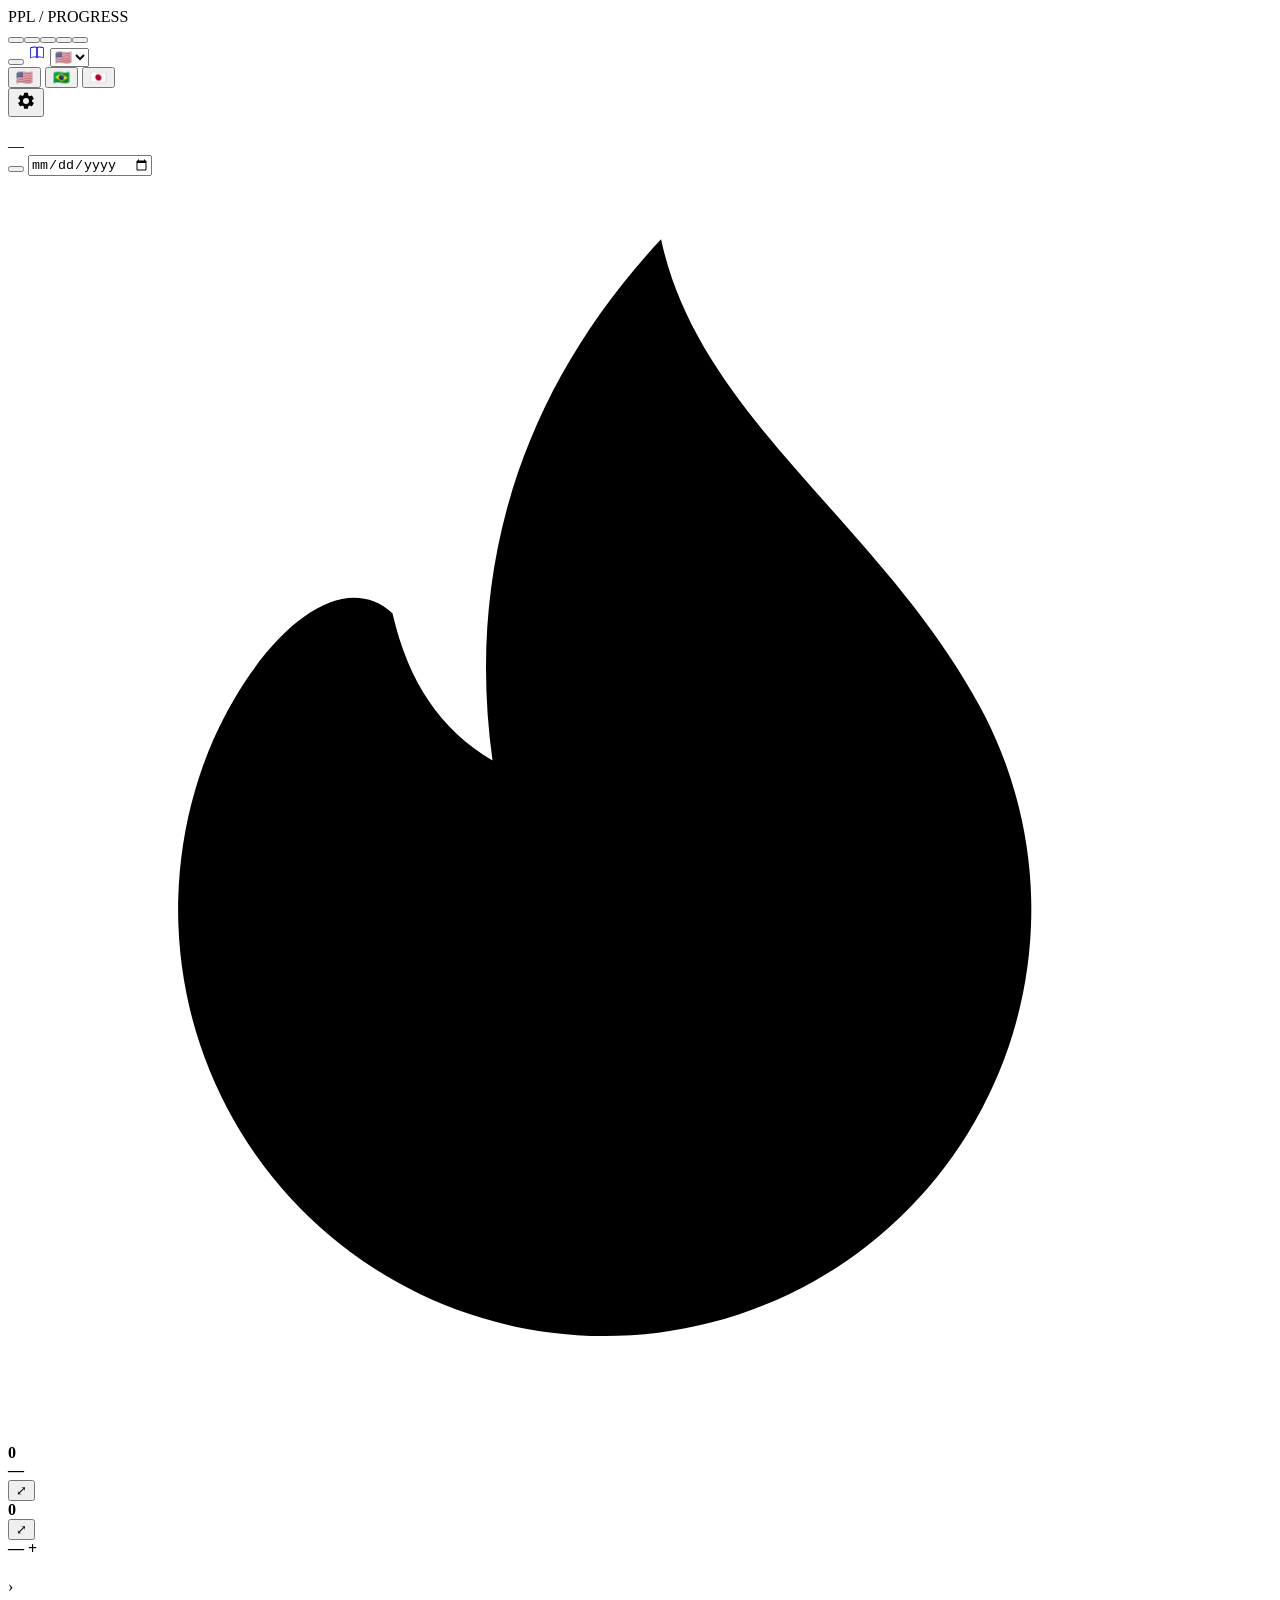
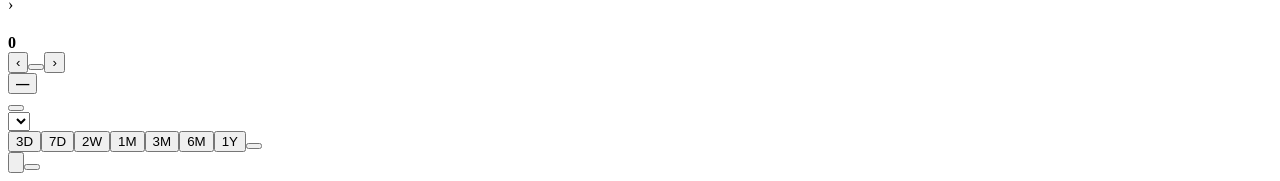
<file: src/index.html>
<!doctype html>
<html lang="en">
<head>
<meta charset="utf-8">
<meta name="viewport" content="width=device-width, initial-scale=1">
<title>PPL Progress</title>
<link rel="icon" type="image/svg+xml" href="data:image/svg+xml,%3Csvg xmlns='http://www.w3.org/2000/svg' viewBox='0 0 64 64'%3E%3Ccircle cx='32' cy='32' r='31' fill='%23000'/%3E%3Cpath d='M32 14 L50 46 H14 Z' fill='%23fff'/%3E%3C/svg%3E">

<style>@@CSS@@</style>
</head>
<body>
<main class="app">
  <header class="top">
    <div>
      <div class="brandrow"><div class="brand">PPL <span>/</span> PROGRESS</div><nav class="tabs" role="tablist"><button type="button" role="tab" data-view="dash" data-t="tabDash"></button><button type="button" role="tab" data-view="plan" data-t="tabPlan"></button><button type="button" role="tab" data-view="errors" data-t="tabErrors"></button><button type="button" role="tab" data-view="tests" data-t="tabTests"></button><button type="button" role="tab" data-view="sr" data-t="tabSR"></button></nav></div>
      <div class="subtitle"><span data-t="sub"></span></div>
    </div>
    <div class="tools">
      <span class="demo" id="demoBadge" data-t="demo"></span>
      <span class="sep" id="demoSep"></span>
      <button id="syncChip" class="syncchip" type="button"><i></i><span></span></button>
      <a class="docsbtn" id="docsLink" href="https://matheuscgh-ops.github.io/ppl-flight-deck/docs/" target="_blank" rel="noopener" data-tt="docsTitle"><svg viewBox="0 0 24 24" width="18" height="18" aria-hidden="true"><path fill="currentColor" d="M21 4.5c-1.6-.9-3.6-1.3-5.5-1.3-1.4 0-2.7.3-3.5.9-.8-.6-2.1-.9-3.5-.9-1.9 0-3.9.4-5.5 1.3V19c1.6-.8 3.6-1.2 5.5-1.2 1.4 0 2.7.3 3.5.9.8-.6 2.1-.9 3.5-.9 1.9 0 3.9.4 5.5 1.2V4.5zM11 17.1c-.8-.3-1.7-.4-2.5-.4-1.5 0-3 .3-4.5.8V5.6c1.3-.6 2.9-.9 4.5-.9.9 0 1.8.1 2.5.4v12zm9 .4c-1.5-.5-3-.8-4.5-.8-.8 0-1.7.1-2.5.4v-12c.7-.3 1.6-.4 2.5-.4 1.6 0 3.2.3 4.5.9v11.9z"/></svg><span data-t="docsShort"></span></a>
      <select id="langSel" aria-label="Language"><option value="en">🇺🇸</option><option value="pt">🇧🇷</option><option value="ja">🇯🇵</option></select>
      <div class="flags" role="group" aria-label="Language">
        <button class="flag" data-lang="en" title="English" aria-label="English">🇺🇸</button>
        <button class="flag" data-lang="pt" title="Português" aria-label="Português">🇧🇷</button>
        <button class="flag" data-lang="ja" title="日本語" aria-label="日本語">🇯🇵</button>
      </div>
      <button type="button" class="gear" id="setOpen" data-tt="setTitle"><svg viewBox="0 0 24 24" width="20" height="20" aria-hidden="true"><path fill="currentColor" d="M19.14 12.94a7.07 7.07 0 0 0 .06-.94c0-.32-.02-.64-.07-.94l2.03-1.58a.49.49 0 0 0 .12-.61l-1.92-3.32a.49.49 0 0 0-.59-.22l-2.39.96a7.03 7.03 0 0 0-1.62-.94l-.36-2.54A.48.48 0 0 0 13.92 2h-3.84a.48.48 0 0 0-.47.41l-.36 2.54c-.59.24-1.13.56-1.62.94l-2.39-.96a.48.48 0 0 0-.59.22L2.73 8.47a.48.48 0 0 0 .12.61l2.03 1.58c-.05.3-.08.63-.08.94s.02.64.07.94l-2.03 1.58a.49.49 0 0 0-.12.61l1.92 3.32c.12.22.37.29.59.22l2.39-.96c.5.38 1.03.7 1.62.94l.36 2.54c.05.24.24.41.48.41h3.84c.24 0 .44-.17.47-.41l.36-2.54c.59-.24 1.13-.56 1.62-.94l2.39.96c.22.08.47 0 .59-.22l1.92-3.32a.48.48 0 0 0-.12-.61l-2.01-1.58zM12 15.6A3.6 3.6 0 1 1 12 8.4a3.6 3.6 0 0 1 0 7.2z"/></svg></button>
    </div>
  </header>

  <div class="view" id="viewDash">
  <div class="toprow">
  <section class="panel progress">
    <div class="phead"><h2 class="section" data-t="progress"></h2><div class="ptotal" id="total"></div></div>
    <div class="track" id="track"></div>
    <div class="legend" id="legend"></div>
  </section>
      <div class="panel countdown">
        <div class="label" data-t="exam"></div>
        <div class="cdrow"><div class="big" id="countdown">—</div><div class="unit" id="countLabel"></div></div>
        <button type="button" class="readybar" id="readyBar"><span class="rsegs" id="readySegs"></span><span class="rtxt" id="readyTxt"></span></button>
        <input type="date" id="examDate" aria-label="Exam date">
      </div>
      <div class="panel streakcard" id="streakCard" role="button" tabindex="0">
        <span class="label" data-t="streakTitle"></span>
        <div class="flamebox"><svg class="flame" viewBox="0 0 24 24" aria-hidden="true"><path d="M12.4 1.2c.7 3.3 4 5.3 5.9 8.6a8.1 8.1 0 1 1-14.4.9c.9-2 2.4-3.3 3.4-2.4.3 1.3.9 2.2 1.9 2.8-.5-3.6.5-7 3.2-9.9z"/></svg><b id="streakWeeks">0</b></div>
        <div class="skw" id="streakWeeksLbl"></div>
        <div class="skd" id="streakDays"></div>
      </div>
      <div class="panel vol tscard" id="tsCard">
        <div class="volhead"><div><span class="label" data-t="tabTestsLong"></span><div class="volnum"><b id="tsLast">—</b> <span data-t="tsLastLbl"></span> <span class="tsbest" id="tsBestMini"></span></div></div><button type="button" class="volmore" id="tsExpand" aria-label="Open practice tests" data-tt="tabTestsLong">⤢</button></div>
        <div class="volchart tsspark" id="tsSpark"></div>
        <div class="volfoot"><span class="tsk" id="tsStripKpis"></span><span class="tsnext" id="tsStripNext"></span></div>
      </div>
      <div class="panel vol" id="volCard">
        <div class="volhead"><div><span class="label" data-t="last7"></span><div class="volnum"><b id="volWeek">0</b> <span data-t="questionsUnit"></span></div></div><button type="button" class="volmore" id="volOpen" aria-label="Open study volume" data-tt="volTitle">⤢</button></div>
        <div class="volchart" id="volMini"></div>
        <div class="volfoot"><span data-t="dayByDay"></span><span class="ptest" id="ptStat" role="button" tabindex="0"><span data-t="practiceTests"></span> <b id="ptBest">—</b> <b class="addpt">+</b></span></div>
      </div>
  </div>

  <section class="panel board">
    <div class="boardhead"><h2 class="section"><span data-t="board"></span> <span class="muted" id="cardCount"></span></h2><div class="hint"><span data-t="drag"></span></div></div>
    <div class="lanes" id="lanes"></div>
    <div class="lanedots" id="laneDots"></div>
  </section>

  <section class="center">
    <div class="minirow">
      <div class="panel calmini" id="calMini" role="button" tabindex="0"><div class="minihead"><span class="label" data-t="trainLog"></span><span class="minigo">›</span></div><div id="calMiniBody"></div></div>
      <div class="panel srmini" id="srMini" role="button" tabindex="0"><div class="minihead"><span class="label" data-t="srLabel"></span><span class="minigo">›</span></div><div id="srMiniBody"></div></div>
    </div>
    <div class="panel cal">
      <div class="calhead">
        <h2 class="section" id="month"></h2>
        <span class="actchip"><b id="activeDays">0</b> <span data-t="active"></span></span>
        <div class="callegend" id="callegend"></div>
        <div class="calnav"><button id="prev" aria-label="Previous month">‹</button><button id="now" data-t="today"></button><button id="next" aria-label="Next month">›</button></div>
      </div>
      <div class="calgrid" id="calgrid"></div>
    </div>
    <div class="side">
      <div class="panel sr" id="srPanel">
        <button type="button" class="fcmini" id="fcMini"><span class="fclab" data-t="fcTitle"></span><b id="fcMiniVal">—</b><span class="fcbar"><i id="fcMiniBar"></i><em class="m70"></em><em class="m85"></em></span><span class="fcsub" id="fcMiniSub"></span></button>
        <div class="srprev" id="srPrev">
        <div class="srtop"><span class="label" data-t="srLabel"></span><button class="linkbtn" id="openSR" data-t="openAnalysis"></button></div>
        <label class="prevpick"><span class="flabel" data-t="pickLabel"></span><select id="prevPick"></select></label>
        <div class="prevtitle" id="prevTitle"></div><div class="cardots" id="carDots" hidden></div>
        <div class="prevstats" id="prevStats"></div>
        <div class="seg srrange" data-srr><button data-sr="3d">3D</button><button data-sr="7d">7D</button><button data-sr="2w">2W</button><button data-sr="1m">1M</button><button data-sr="3m">3M</button><button data-sr="6m">6M</button><button data-sr="1y">1Y</button><button data-sr="all" data-t="rAll"></button></div>
        <div class="chart" id="prevChart"></div>
        <div class="chartlegend small" id="srLegend2"></div>
        </div>
        <div class="nthen"><div class="qh planhead"><span data-t="planToday"></span><span id="planMiniTot"></span><span class="enpill" id="planMiniMode"></span><button type="button" class="focusbtn" id="planFocus" data-tt="focusOpen" aria-label="Focus"><svg viewBox="0 0 16 16" aria-hidden="true"><path d="M5 3.5v9l7-4.5z"/></svg></button><button type="button" class="linkbtn" id="openPlan" data-t="planOpen"></button></div><div id="sugg"></div></div>
      </div>
    </div>
  </section>

  </div>

  <div class="view" id="viewTests" hidden>
    <section class="panel planpt" id="planPt">
      <div class="pphead"><div><h3 class="fch3" data-t="ppTitle"></h3><div class="muted" id="ppInfo"></div></div>
      <div class="ppbtns"><button type="button" id="ppAdd"></button><button type="button" class="primary" id="ppLog" data-t="ppLog"></button></div></div>
    </section>
    <div class="statduo top">
    <section class="panel tshero">
      <div class="srhead"><div><h2 class="section" data-t="tabTestsLong"></h2><div class="muted" data-t="tsSub"></div></div><div class="tsbtns"><button type="button" id="tsImport" data-t="exOpen"></button><button type="button" class="primary" id="tsAdd" data-t="tsAdd"></button></div></div>
      <div class="fckpis tskpis" id="tsKpis"></div>
      <div class="tstrend" id="tsTrendTxt"></div>
      <button type="button" class="linkbtn callink" data-t="calLink"></button>
      <div class="tsnext tsnextbig" id="tsNext"></div>
      <div class="stalebar" id="tsStale" hidden></div>
      <div class="seg srrange" data-tsrr><button data-tsr="3d">3D</button><button data-tsr="7d">7D</button><button data-tsr="2w">2W</button><button data-tsr="1m">1M</button><button data-tsr="3m">3M</button><button data-tsr="6m">6M</button><button data-tsr="1y">1Y</button><button data-tsr="all" data-t="rAll"></button></div>
      <div class="chart" id="tsChart"></div>
      <div class="chartlegend" id="tsLegend"></div>
      <button type="button" class="linkbtn" id="tsToStats" data-t="tsFull"></button>
    </section>
    <section class="panel tslistp"><h3 class="fch3" data-t="tsAll"></h3><div id="tsList"></div></section>
    </div>
  </div>
  <div class="view" id="viewPlan" hidden>
    <section class="panel planweek" id="planWeek">
      <div class="pwhead"><div><h2 class="section" data-t="pwTitle"></h2><div class="muted" id="pwSource"></div></div>
        <div class="pwbtns"><div class="seg pwtabs" id="pwTabs"><button type="button" data-pw="week" data-t="pwWeek"></button><button type="button" data-pw="plans" data-t="pwPlans"></button></div><button type="button" id="pwRefresh" data-tt="pwRefreshTip"><span class="lglab" data-t="pwRefresh"></span><span class="smlab">↻</span></button><button type="button" id="kbSync"><span class="lglab" data-t="kbSync"></span><span class="smlab" data-t="kbSyncShort"></span></button><button type="button" class="primary" id="pwNew"><span class="lglab" data-t="pwNew"></span><span class="smlab" data-t="pwNewShort"></span></button></div></div>
      <div id="pwWeekBox">
        <div class="pwnav"><button type="button" id="pwPrev" aria-label="Previous week">‹</button><b id="pwRange"></b><button type="button" id="pwNext" aria-label="Next week">›</button><button type="button" id="pwToday" data-t="today"></button><div class="seg pwview" id="pwView" role="group"><button type="button" data-v="week" data-t="pwWeekView"></button><button type="button" data-v="day" data-t="pwDayView"></button></div><span class="pwstats" id="pwStats"></span></div>

        <div class="pwmeta">
        <div class="pwprog" id="pwProg"><i><b id="pwProgBar"></b></i><span id="pwProgTxt"></span></div>
        <div class="pwenergy" id="pwEnergy"><span class="label" data-t="pwEnergy"></span><div class="energy compact" id="energyPick" role="tablist"></div><label class="pwensel"><span data-t="pwEnergyShort"></span><select id="energySel"></select></label></div>
        </div>
        <div class="pwnudge" id="pwNudge" hidden></div>

        <div id="pwStrip"></div>
        <div id="pwGrid"></div>
        <div class="pwlegend" id="pwLegend"></div>
      </div>
      <div id="pwPlansBox" hidden><div id="pwList"></div></div>
    </section>
  </div>
  <div class="view" id="viewErrors" hidden>
    <section class="panel errpage">
      <div class="errhead">
        <div class="errtitle"><h2 class="section" data-t="errTitle"></h2><div class="muted errsub" data-t="errSub"></div></div>
        <div class="erracts"><button type="button" class="quiet" id="errImport" data-tt="errImport"><svg viewBox="0 0 24 24" width="16" height="16" aria-hidden="true"><path fill="currentColor" d="M12 3a1 1 0 0 1 1 1v8.6l2.3-2.3a1 1 0 1 1 1.4 1.4l-4 4a1 1 0 0 1-1.4 0l-4-4a1 1 0 1 1 1.4-1.4l2.3 2.3V4a1 1 0 0 1 1-1zM5 15a1 1 0 0 1 1 1v2h12v-2a1 1 0 1 1 2 0v3a1 1 0 0 1-1 1H5a1 1 0 0 1-1-1v-3a1 1 0 0 1 1-1z"/></svg><span class="lglab" data-t="errImport"></span></button><button type="button" class="primary" id="errAdd" data-tt="errAdd"><span class="lglab" data-t="errAdd"></span><span class="smlab">+</span></button></div>
        <div class="errtools"><div class="errsearch"><input type="search" id="errQ" autocomplete="off"><select id="errTopic" aria-label="Topic"></select></div></div>
      </div>
      <div id="errNew" hidden></div>
      <div id="errToday"></div>
      <div id="errList"></div>
    </section>
  </div>
  <div class="view" id="viewSR" hidden>
    <div class="seg statseg" id="statSeg"><button data-stat="bank" class="on" data-t="statBank"></button><button data-stat="tests" data-t="statTests"></button></div>
    <div id="statBank">
    <div class="stattrio">
    <section class="panel fchero" id="fcSection">
      <div class="srhead"><div><h2 class="section" data-t="bankTitle"></h2><div class="muted" data-t="bankSub"></div></div></div>
      <div class="tstrend" id="fcOverall"></div>
      <div class="fckpis" id="fcKpis"></div>
      <div class="seg srrange" data-srr><button data-sr="3d">3D</button><button data-sr="7d">7D</button><button data-sr="2w">2W</button><button data-sr="1m">1M</button><button data-sr="3m">3M</button><button data-sr="6m">6M</button><button data-sr="1y">1Y</button><button data-sr="all" data-t="rAll"></button></div>
      <div class="chart" id="fcChart"></div>
      <div class="chartlegend" id="fcLegend"></div>
      <details class="fcwhy"><summary data-t="howCalc"></summary><div id="fcFormula"></div></details>
    </section>
    <section class="panel fchero" id="fcLostPanel"><h3 class="fch3" data-t="fcLostTitle"></h3><div id="fcLost"></div></section>
    <section class="panel fchero" id="scPanel">
      <div class="schead"><h3 class="fch3" data-t="scTitle"></h3><div class="cardots" id="scDots"></div></div>
      <div class="muted scsub" id="scSub"></div>
      <div class="prevtitle" id="scTitle"></div>
      <div class="prevstats" id="scStats"></div>
      <div class="chart" id="scChart"></div>
      <div class="chartlegend small" id="scLegend"></div>
    </section>
    </div>
    <div class="statduo statmid">
    <section class="panel fchero" id="heatPanel">
      <div class="srhead"><div><h2 class="section" data-t="heatTitle"></h2><div class="muted" data-t="heatNowSub"></div></div><button type="button" class="volmore" id="heatOpen" data-tt="heatOpen">⤢</button></div>
      <div class="srkpis heatkpis" id="srKpis"></div>
      <div class="heatnow" id="heatNow"></div>
    </section>
    <section class="panel fchero" id="volPanel">
      <h2 class="section" data-t="volTitle"></h2>
      <div class="voltot"><div><span class="vlabel" data-t="totalQ"></span><b id="svTotal">0</b><span class="vdates" id="svDates"></span></div><div class="vcmp" id="svCmp"></div></div>
      <div class="volbig" id="svBig"></div>
      <div class="seg volrange" id="svRange"><button data-r="3d">3D</button><button data-r="7d">7D</button><button data-r="2w">2W</button><button data-r="1m">1M</button><button data-r="3m">3M</button><button data-r="6m">6M</button><button data-r="1y">1Y</button><button data-r="all" data-t="rAll"></button></div>
      <p class="volnote" data-t="volNote"></p>
    </section>
    </div>
    <details class="panel formula" id="formula"><summary data-t="howCalc"></summary><div id="formulaBody"></div></details>
    <div class="srcardbar"><div class="filters" id="srFilters"></div><div class="srcardr"><span class="label" data-t="cardRange"></span><div class="seg srrange" data-srcr><button data-scr="3d">3D</button><button data-scr="7d">7D</button><button data-scr="2w">2W</button><button data-scr="1m">1M</button><button data-scr="3m">3M</button><button data-scr="6m">6M</button><button data-scr="1y">1Y</button><button data-scr="all" data-t="rAll"></button></div></div></div>
    <div class="srgrid" id="srGrid"></div>
    </div>
    <div id="statTests" hidden>
      <section class="panel fchero">
        <div class="srhead"><div><h2 class="section" data-t="ovTitle"></h2><div class="muted" data-t="ovSub"></div></div></div>
        <div class="fckpis" id="ovKpis"></div>
        <div class="tstrend" id="ovWeights"></div>
      </section>
      <div class="statduo">
      <section class="panel fchero">
        <div class="srhead"><div><h2 class="section" data-t="trendTitle"></h2><div class="muted" data-t="trendSub"></div></div></div>
        <div class="tstrend" id="tsTrendTxt2"></div>
        <button type="button" class="linkbtn callink" data-t="calLink"></button>
        <div class="seg srrange" data-tsrr><button data-tsr="3d">3D</button><button data-tsr="7d">7D</button><button data-tsr="2w">2W</button><button data-tsr="1m">1M</button><button data-tsr="3m">3M</button><button data-tsr="6m">6M</button><button data-tsr="1y">1Y</button><button data-tsr="all" data-t="rAll"></button></div>
        <div class="chart" id="tsChart2"></div>
        <div class="chartlegend" id="tsLegend2"></div>
      </section>
      <section class="panel fchero">
        <div class="srhead"><div><h2 class="section" data-t="distTitle"></h2><div class="muted" id="gapTxt"></div></div></div>
        <div class="tstrend" id="distTxt"></div>
        <div class="chart" id="distChart"></div>
        <div class="chartlegend" id="distLegend"></div>
        <div class="fcfull" id="fcFull"></div>
      </section>
      </div>
      <details class="panel formula"><summary data-t="howCalc"></summary><pre class="regf" id="regFormula"></pre></details>
    </div>
  </div>
</main>

<div class="modalbg" id="modalbg" hidden>
  <div class="modal" role="dialog" aria-modal="true" aria-labelledby="mTitle">
    <div class="mhead"><div><h3 id="mTitle"></h3><div class="muted" id="mDesc"></div><div class="asaline" id="mAsa" hidden></div></div><button class="x" id="mClose" aria-label="Close">×</button></div>
    <div class="field"><span class="flabel" data-t="activity"></span><div class="seg" id="seg"><button data-kind="study"></button><button data-kind="review"></button><button data-kind="none"></button></div></div>
    <div class="row2 scorerow">
      <div class="field"><span class="flabel" data-t="rightField"></span><div class="rightof"><input type="number" id="mRight" min="0" step="1" inputmode="numeric" aria-label="Right answers"><span data-t="ofWord"></span><input type="number" id="mOf" min="1" step="1" inputmode="numeric" aria-label="Questions"></div></div>
      <label class="field"><span class="flabel" data-t="scoreField"></span><input type="number" id="mScore" min="0" max="100" step="1" inputmode="numeric" data-ph="blankInProgress"></label>
    </div>
    <label class="field"><span class="flabel" data-t="attemptField"></span><select id="mAttempt"><option value="first" data-t="att_first"></option><option value="repeat" data-t="att_repeat"></option><option value="after" data-t="att_after"></option></select></label>
    <div class="row2">
      <label class="field"><span class="flabel" data-t="status"></span><select id="mStatus"></select></label>
      <label class="field"><span class="flabel" data-t="date"></span><input type="date" id="mDate"></label>
    </div>
    <div class="mbtns"><button class="primary" id="mSave" data-t="record"></button><button id="mCancel" data-t="cancel"></button></div>
    <div class="hist"><div class="histhead"><span class="flabel" data-t="history"></span><button type="button" class="linkbtn" id="mNotes"></button></div><div id="mHist"></div></div>
  </div>
</div>
<div class="modalbg" id="impbg" hidden>
  <div class="modal impmodal" role="dialog" aria-modal="true" aria-labelledby="impTitle">
    <div class="mhead"><div><h3 id="impTitle" data-t="impTitle"></h3><div class="muted" data-t="impSub"></div></div><button class="x" id="impClose" aria-label="Close">×</button></div>
    <textarea id="impIn" rows="8" spellcheck="false"></textarea>
    <div id="impPrev"></div>
    <div class="mbtns"><button type="button" class="primary" id="impOk" disabled></button><button type="button" id="impCancel" data-t="cancel"></button></div>
  </div>
</div>
<div class="modalbg" id="notebg" hidden>
  <div class="modal notemodal" role="dialog" aria-modal="true" aria-labelledby="noteTitle">
    <div class="mhead"><div><h3 id="noteTitle"></h3><div class="muted" id="noteSub"></div></div><button class="x" id="noteClose" aria-label="Close">×</button></div>
    <select id="notePick" hidden></select>
    <div class="noteadd"><textarea id="noteIn" rows="2" maxlength="2000" enterkeyhint="done"></textarea><button type="button" class="primary" id="noteAdd"></button></div>
    <div id="noteList"></div>
    <div class="mbtns"><button type="button" id="noteDone" hidden></button></div>
  </div>
</div>
<div class="palbg" id="palbg" hidden>
  <div class="pal" role="dialog" aria-modal="true" aria-label="Quick log">
    <input id="palIn" autocomplete="off" spellcheck="false">
    <div id="palList" role="listbox"></div>
    <div class="palfoot"><span><span class="kbd">↵</span> <span data-t="study"></span></span><span><span class="kbd">⇧↵</span> <span data-t="review"></span></span><span><span class="kbd">⌥↵</span> <span data-t="openCard"></span></span><span><span class="kbd">esc</span></span></div>
  </div>
</div>
<div class="modalbg" id="fcTopBg" hidden>
  <div class="modal" role="dialog" aria-modal="true" aria-labelledby="fcTopTitle">
    <div class="mhead"><div><h3 id="fcTopTitle" data-t="fcLostTitle"></h3><div class="muted" id="fcTopDesc"></div></div><button class="x" id="fcTopClose" aria-label="Close">×</button></div>
    <div class="fclost" id="fcTopList"></div>
    <div class="mbtns"><button class="primary" id="fcTopFull" data-t="openAnalysis"></button></div>
  </div>
</div>
<div class="modalbg" id="tsQuickBg" hidden>
  <div class="modal wide" role="dialog" aria-modal="true" aria-labelledby="tsQuickTitle">
    <div class="mhead"><div><h3 id="tsQuickTitle" data-t="tabTestsLong"></h3><div class="muted" data-t="tsSub"></div></div><button class="x" id="tsQuickClose" aria-label="Close">×</button></div>
    <div class="fckpis tskpis" id="tsQKpis"></div>
    <div class="tstrend" id="tsQTrend"></div>
    <button type="button" class="linkbtn callink" data-t="calLink"></button>
    <div class="chart" id="tsQChart"></div>
    <div class="tsnext tsnextbig" id="tsQNext"></div>
    <div class="mbtns"><button class="primary" id="tsQAdd" data-t="tsAdd"></button><button type="button" id="tsOpen" data-t="tsOpen"></button></div>
  </div>
</div>
<div class="modalbg" id="calBg" hidden>
  <div class="modal wide" role="dialog" aria-modal="true" aria-labelledby="calTitleH">
    <div class="mhead"><div><h3 id="calTitleH" data-t="calTitle"></h3><div class="muted" data-t="calSub"></div></div><button class="x" id="calClose" aria-label="Close">×</button></div>
    <div class="tstrend" id="recTxt"></div>
    <div class="tstrend" id="calTxt"></div>
    <div class="chart" id="calChart"></div>
    <div class="chartlegend"><span><i style="border-color:#8590a2;border-top-style:dashed"></i><span data-t="calPerfect"></span></span><span><i style="border-color:#ffd08a"></i><span data-t="calFit"></span></span></div>
    <p class="muted calhelp" data-t="calHelp"></p>
  </div>
</div>
<div class="modalbg" id="exbg" hidden>
  <div class="modal exmodal" role="dialog" aria-modal="true" aria-labelledby="exTitle">
    <div class="mhead"><div><h3 id="exTitle" data-t="exTitle"></h3><div class="muted" data-t="exSub"></div></div><button class="x" id="exClose" aria-label="Close">×</button></div>
    <div class="exsrc"><button type="button" id="exPrompt" data-t="exCopyPrompt"></button><label class="exfile"><span data-t="exPickFile"></span><input type="file" id="exFile" accept=".json,.txt,application/json,text/plain"></label></div>
    <textarea id="exIn" rows="6" spellcheck="false" data-ph="exPastePh"></textarea>
    <div id="exPrev"></div>
    <div class="mbtns"><button type="button" class="primary" id="exOk" data-t="exConfirm" disabled></button><button type="button" id="exCancel" data-t="cancel"></button></div>
  </div>
</div>
<div class="modalbg" id="ptbg" hidden>
  <div class="modal" role="dialog" aria-modal="true" aria-labelledby="ptTitle">
    <div class="mhead"><div><h3 id="ptTitle" data-t="practiceTest"></h3><div class="muted" id="ptDesc"></div></div><button class="x" id="ptClose" aria-label="Close">×</button></div>
    <div class="row2">
      <label class="field"><span class="flabel" data-t="scoreField"></span><input type="number" id="ptScore" min="0" max="100" inputmode="numeric"></label>
      <label class="field"><span class="flabel" data-t="date"></span><input type="date" id="ptDate"></label>
    </div>
    <div class="mbtns"><button class="primary" id="ptSave" data-t="record"></button><button id="ptCancel" data-t="cancel"></button></div>
    <div class="hist"><span class="flabel" data-t="history"></span><div id="ptHist"></div></div>
  </div>
</div>
<div class="modalbg" id="syncbg" hidden>
  <div class="modal" role="dialog" aria-modal="true" aria-labelledby="syncTitle">
    <div class="mhead"><div><h3 id="syncTitle" data-t="syncTitle"></h3><div class="muted" data-t="syncSub"></div></div><button class="x" id="syncClose" aria-label="Close">×</button></div>
    <div id="syncOffBox">
      <ol class="syncsteps"><li><span data-t="syncStep1"></span> <a href="https://github.com/settings/tokens/new?scopes=gist&amp;description=PPL%20Flight%20Deck%20sync" target="_blank" rel="noopener" data-t="syncTokenLink"></a></li><li data-t="syncStep2"></li><li data-t="syncStep3"></li></ol>
      <label class="field"><span class="flabel" data-t="syncTokenLabel"></span><input type="password" id="syncToken" autocomplete="off" spellcheck="false" placeholder="ghp_…"></label>
      <div class="mbtns"><button class="primary" id="syncConnect" data-t="syncConnect"></button></div>
      <div class="syncmsg" id="syncMsg" role="status"></div>
      <p class="syncnote" data-t="syncPrivacy"></p>
    </div>
    <div id="syncOnBox" hidden>
      <div class="syncrow"><b id="syncState"></b><span class="muted" id="syncWho"></span></div>
      <div class="muted" id="syncLast"></div>
      <div class="mbtns"><button class="primary" id="syncNow" data-t="syncNow"></button><button id="syncOff" data-t="syncDisconnect"></button></div>
      <p class="syncnote" data-t="syncHow"></p>
    </div>
  </div>
</div>
<div class="nowbar" id="nowBar" hidden>
  <button type="button" class="pck nowchk" id="nowChk" data-tt="itemCheck" aria-label="Done"></button>
  <button type="button" class="nowmain" id="nowOpen" data-tt="focusOpen" aria-label="Focus"><span class="nowtxt"><b id="nowName"></b><small id="nowMeta"></small></span><span class="nowleft" id="nowLeft"></span><span class="nowgo"><svg viewBox="0 0 16 16" aria-hidden="true"><path d="M5 3.5v9l7-4.5z"/></svg></span></button>
</div>
<div class="focusbg" id="focusbg" hidden>
  <div class="focus" role="dialog" aria-modal="true" aria-labelledby="focusName">
    <div class="focushead"><span class="label" data-t="focusTitle"></span><button class="x" id="focusClose" aria-label="Close">×</button></div>
    <div class="focusbody">
      <h2 id="focusName"></h2>
      <div class="muted focusmeta" id="focusMeta"></div>
      <div class="asaline focusasa" id="focusAsa" hidden></div>
      <div class="focuswhy" id="focusWhy" hidden></div>
      <div class="focusring" id="focusRing"><div><b id="focusClock">0:00</b><small id="focusPlanned"></small></div></div>
      <div class="focusbtns"><button type="button" id="focusPause"></button><button type="button" class="primary" id="focusDone"></button></div>
      <button type="button" class="linkbtn" id="focusNotes" hidden></button>
      <div class="muted focusnext" id="focusNextUp"></div>
    </div>
  </div>
</div>
<div class="modalbg maxbg" id="calMaxBg" hidden>
  <div class="modal maxsheet" role="dialog" aria-modal="true" aria-label="Calendar">
    <div class="mhead"><span></span><button class="x" id="calMaxClose" aria-label="Close">×</button></div>
    <div id="calMaxBody"></div>
  </div>
</div>
<div class="modalbg maxbg" id="srMaxBg" hidden>
  <div class="modal maxsheet" role="dialog" aria-modal="true" aria-label="Spaced repetition">
    <div class="mhead"><span></span><button class="x" id="srMaxClose" aria-label="Close">×</button></div>
    <div id="srMaxBody"></div>
  </div>
</div>
<div class="modalbg" id="readybg" hidden>
  <div class="modal readysheet" role="dialog" aria-modal="true" aria-labelledby="readyTitle">
    <div class="mhead"><div><h3 id="readyTitle" data-t="readyTitle"></h3><div class="muted" id="readySub"></div></div><button class="x" id="readyClose" aria-label="Close">×</button></div>
    <div class="readyphase" id="readyPhase"></div>
    <ul class="readylist" id="readyList"></ul>
    <div class="readyrec" id="readyRec"></div>
    <div class="mbtns"><button type="button" class="primary" id="readyPlan" data-t="planOpen"></button></div>
  </div>
</div>
<div class="modalbg" id="daybg" hidden>
  <div class="modal daysheet" role="dialog" aria-modal="true" aria-labelledby="dayTitle">
    <div class="mhead"><div><h3 id="dayTitle"></h3><div class="muted" id="daySub"></div></div><button class="x" id="dayClose" aria-label="Close">×</button></div>
    <div id="dayBody"></div>
  </div>
</div>
<div class="modalbg" id="wizbg" hidden>
  <div class="modal wizard" role="dialog" aria-modal="true" aria-labelledby="wzTitle">
    <div class="mhead"><div><h3 id="wzTitle"></h3><div class="wzsteps" id="wzSteps"></div></div><button class="x" id="wzClose" aria-label="Close">×</button></div>
    <div class="wzbody" id="wzBody"></div>
    <div class="wzfoot"><button type="button" id="wzBack"></button><span></span><button type="button" id="wzSaveOff"></button><button type="button" class="primary" id="wzNext"></button></div>
    <datalist id="wzPresets"></datalist>
  </div>
</div>
<div class="modalbg" id="setbg" hidden>
  <div class="modal setmodal" role="dialog" aria-modal="true" aria-labelledby="setTitle">
    <div class="mhead"><h3 id="setTitle" data-t="setTitle"></h3><button class="x" id="setClose" aria-label="Close">×</button></div>
    <div id="setBody"></div>
    <section class="setsec" id="setSync"><h4 data-t="setSyncTitle"></h4><div class="setrow"><span class="setlab" id="setSyncState"></span><button type="button" id="setSyncOpen" data-t="setSyncOpen"></button></div></section>
    <section class="setsec"><h4 data-t="setDataTitle"></h4>
      <div class="setbtns"><button id="backup" data-t="backup"></button><button id="restore" data-t="import"></button><button id="saveHtml" data-t="save"></button><button id="clearDemo" data-t="clear"></button><button type="button" class="danger" id="setReset" data-t="setReset"></button></div>
      <input type="file" id="file" accept="application/json,.json" hidden>
      <p class="setnote" data-t="setDataNote"></p>
    </section>
    <section class="setsec" id="setDemo" hidden><h4 data-t="setDemoTitle"></h4><div class="setbtns"><span id="tourSlot"></span></div></section>
  </div>
</div>
<div class="modalbg" id="kbbg" hidden>
  <div class="modal kbsheet" role="dialog" aria-modal="true" aria-labelledby="kbTitle">
    <div class="mhead"><div><h3 id="kbTitle" data-t="kbTitle"></h3><div class="muted" id="kbSub"></div></div><button class="x" id="kbClose" aria-label="Close">×</button></div>
    <div id="kbList"></div>
    <div class="mbtns"><button type="button" id="kbCancel" data-t="cancel"></button><button type="button" class="primary" id="kbOk"></button></div>
  </div>
</div>
<div class="modalbg askbg" id="askbg" hidden>
  <div class="modal asksheet" role="alertdialog" aria-modal="true" aria-labelledby="askText">
    <p id="askText"></p>
    <div class="mbtns"><button type="button" id="askNo" data-t="cancel"></button><button type="button" class="primary" id="askYes"></button></div>
  </div>
</div>
<div class="modalbg" id="heatbg" hidden>
  <div class="modal heatmodal" role="dialog" aria-modal="true" aria-labelledby="heatHistTitle">
    <div class="mhead"><div><h3 id="heatHistTitle" data-t="heatHistTitle"></h3><div class="muted" data-t="heatSub"></div></div><button class="x" id="heatClose" aria-label="Close">×</button></div>
    <div class="seg srrange heatrange" data-heatr><button data-hr="2w">2W</button><button data-hr="1m">1M</button><button data-hr="3m">3M</button><button data-hr="6m">6M</button><button data-hr="1y">1Y</button></div>
    <div class="heatgrid" id="heatGrid"></div>
  </div>
</div>
<div class="modalbg" id="volbg" hidden>
  <div class="modal volmodal" role="dialog" aria-modal="true" aria-labelledby="volTitle">
    <div class="mhead"><h3 id="volTitle" data-t="volTitle"></h3><button class="x" id="volClose" aria-label="Close">×</button></div>
    <div class="voltot"><div><span class="vlabel" data-t="totalQ"></span><b id="volTotal">0</b><span class="vdates" id="volDates"></span></div><div class="vcmp" id="volCmp"></div></div>
    <div class="volbig" id="volBig"></div>
    <div class="seg volrange" id="volRange"><button data-r="3d">3D</button><button data-r="7d">7D</button><button data-r="2w">2W</button><button data-r="1m">1M</button><button data-r="3m">3M</button><button data-r="6m">6M</button><button data-r="1y">1Y</button><button data-r="all" data-t="rAll"></button></div>
    <p class="volnote" data-t="volNote"></p>
    <div hidden><span id="stAvg"><b id="avg"></b><i id="avgBar"></i></span><span id="stPace"><b id="pace"></b></span></div>
  </div>
</div>
<div class="toast" id="toast" role="status" aria-live="polite"></div>

<script id="embedded" type="application/json">null</script>
<script>@@JS@@</script>
</body>
</html>
</file>
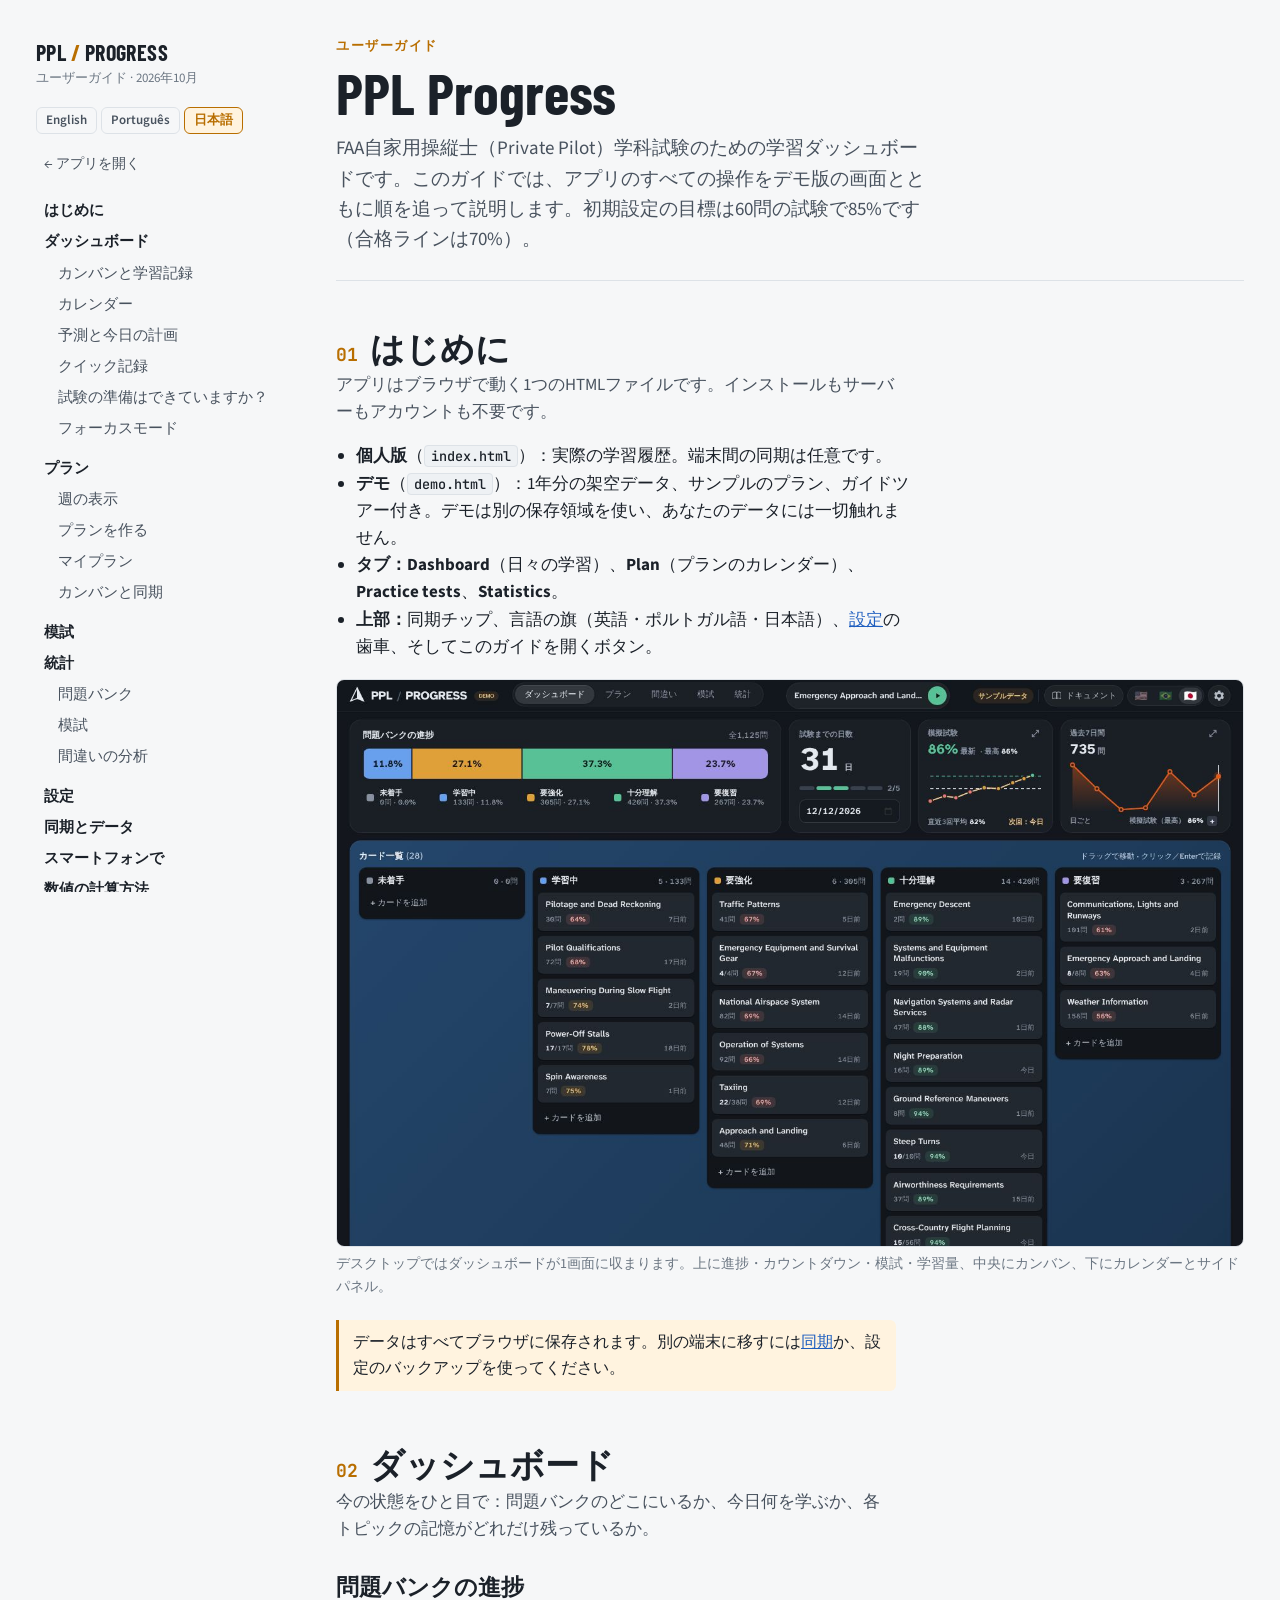
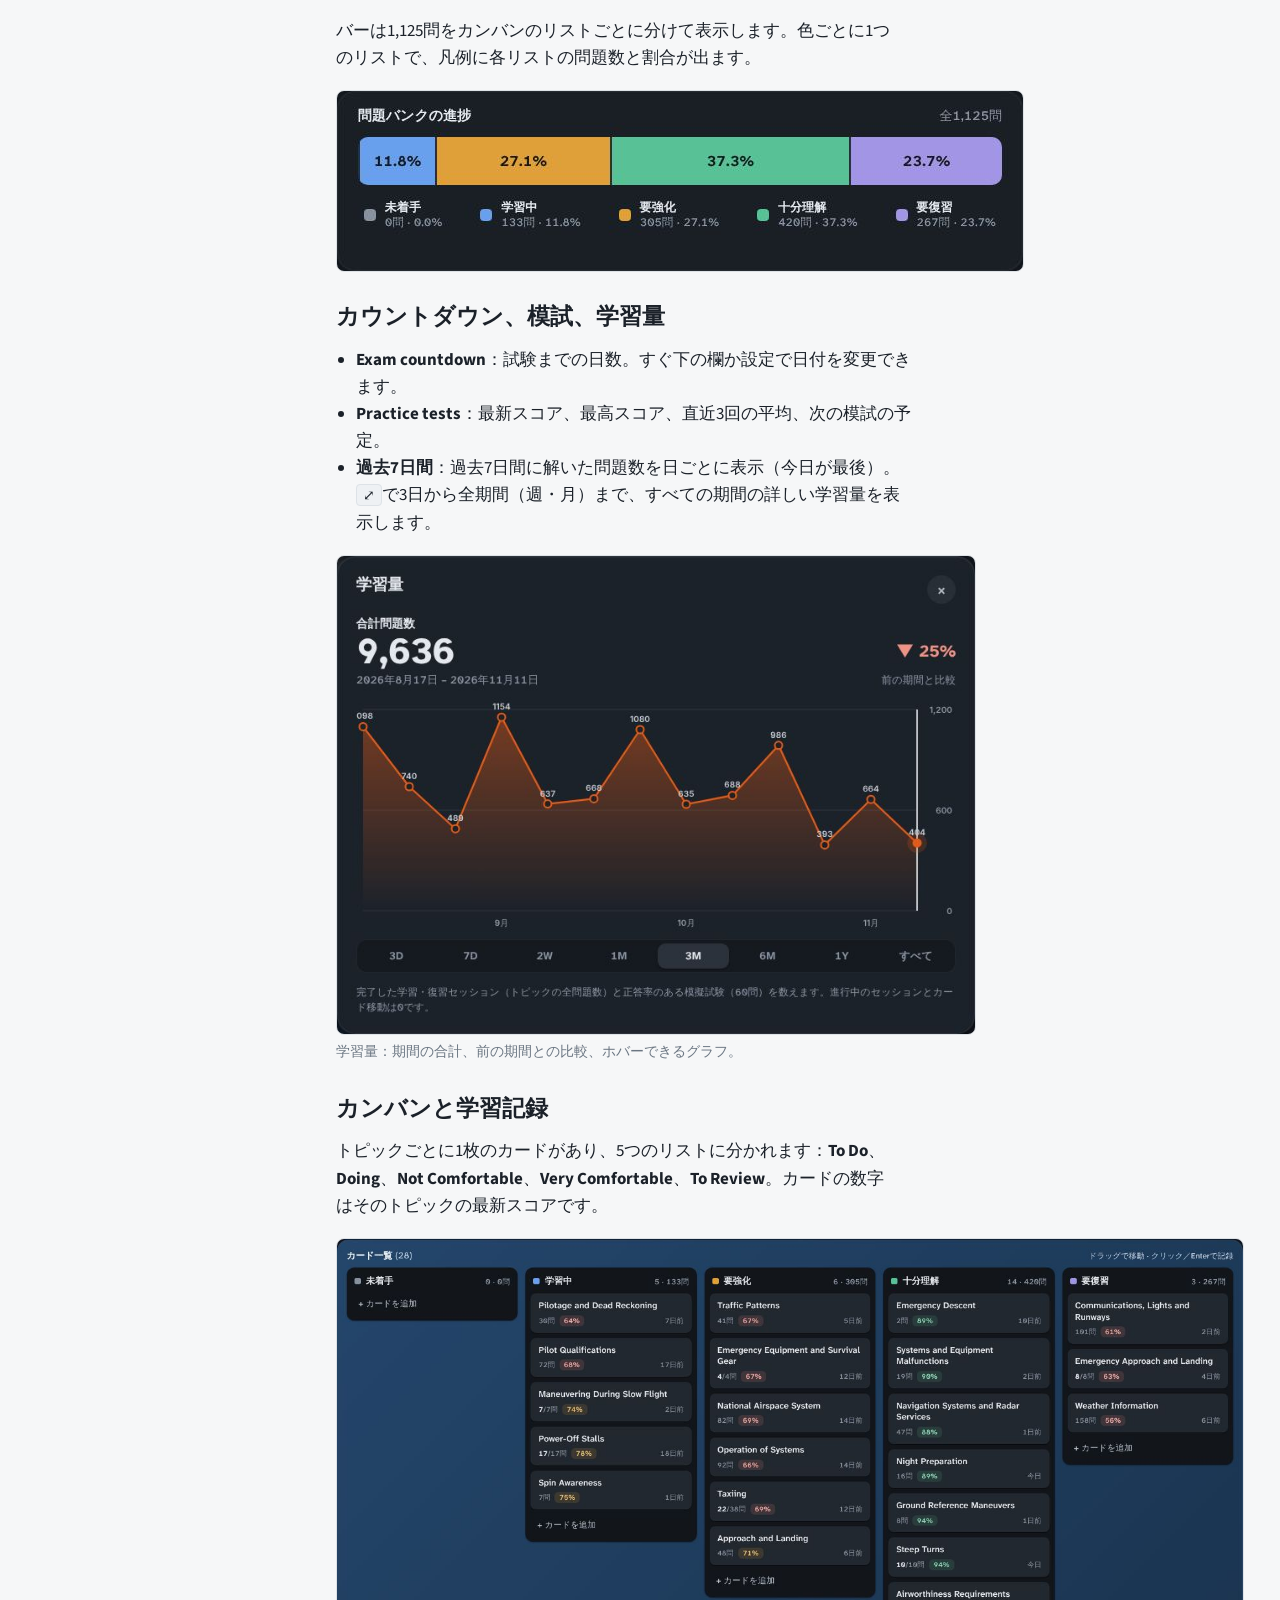
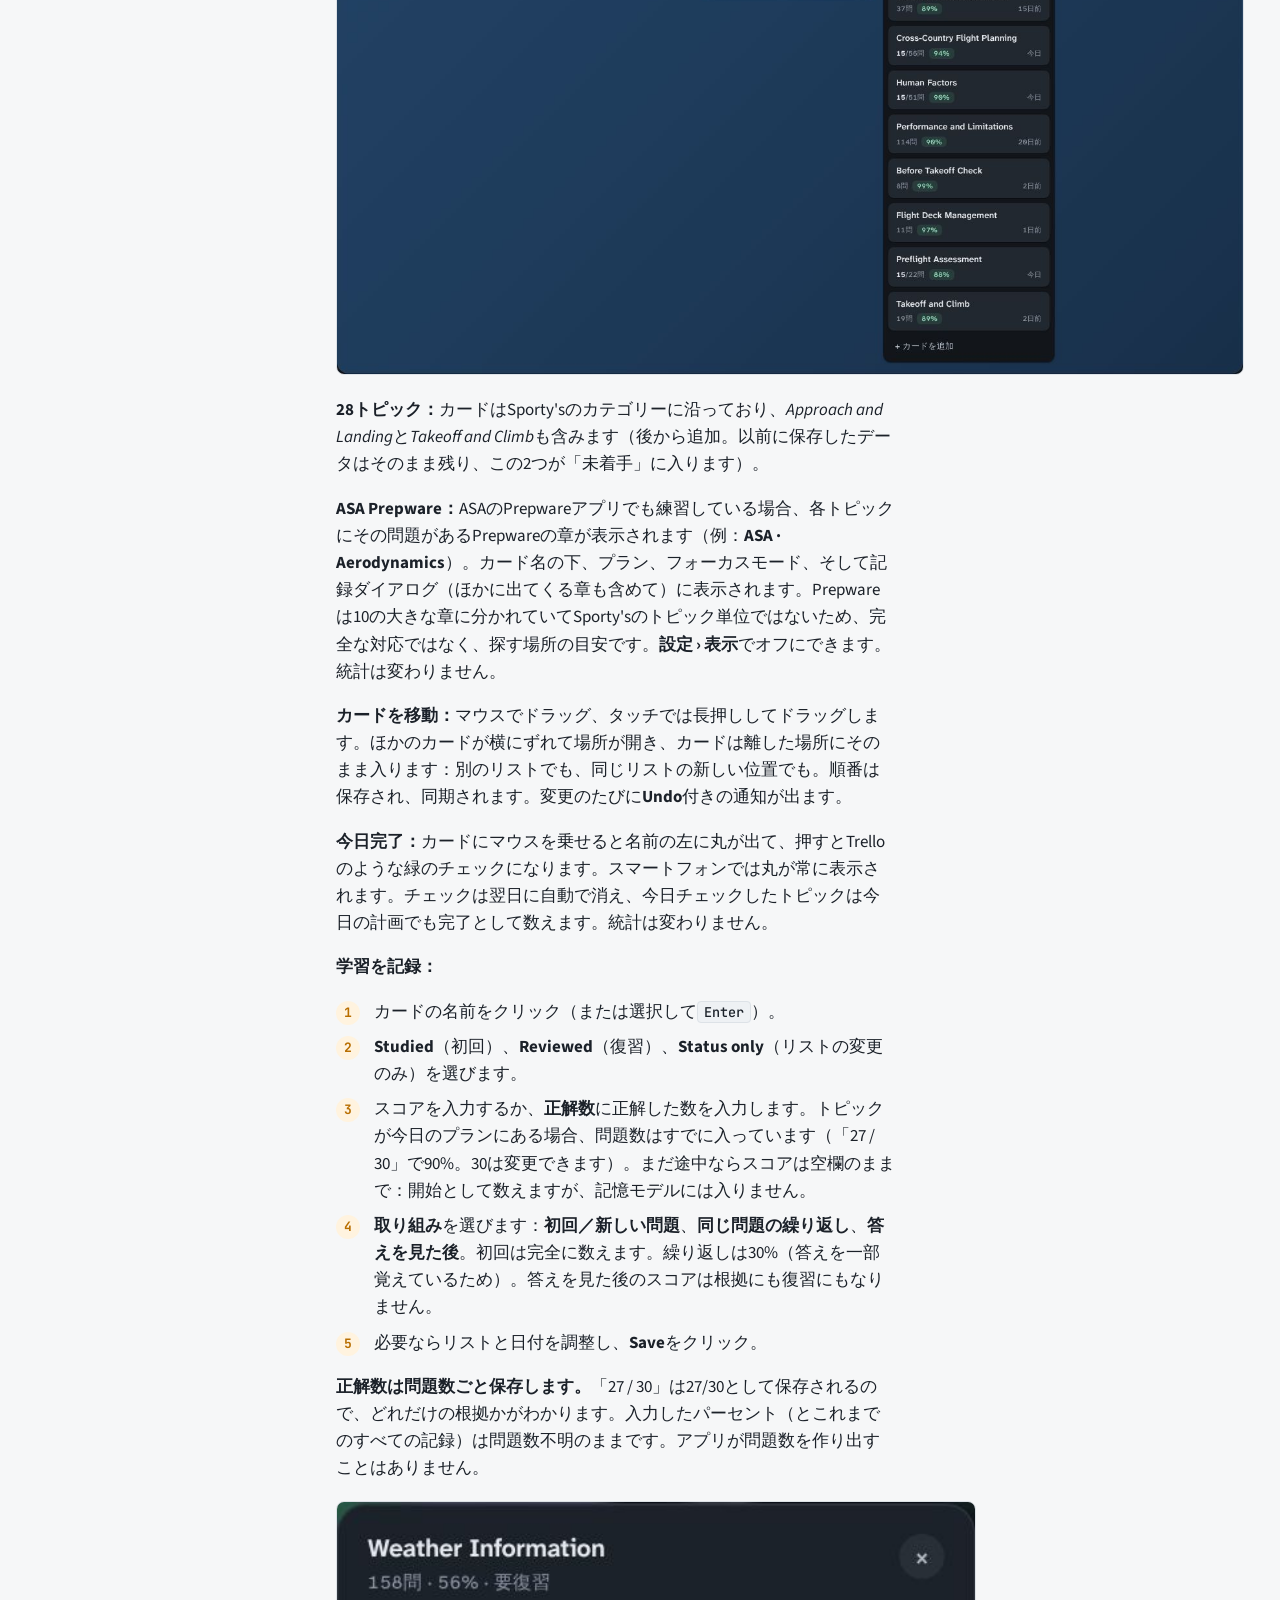
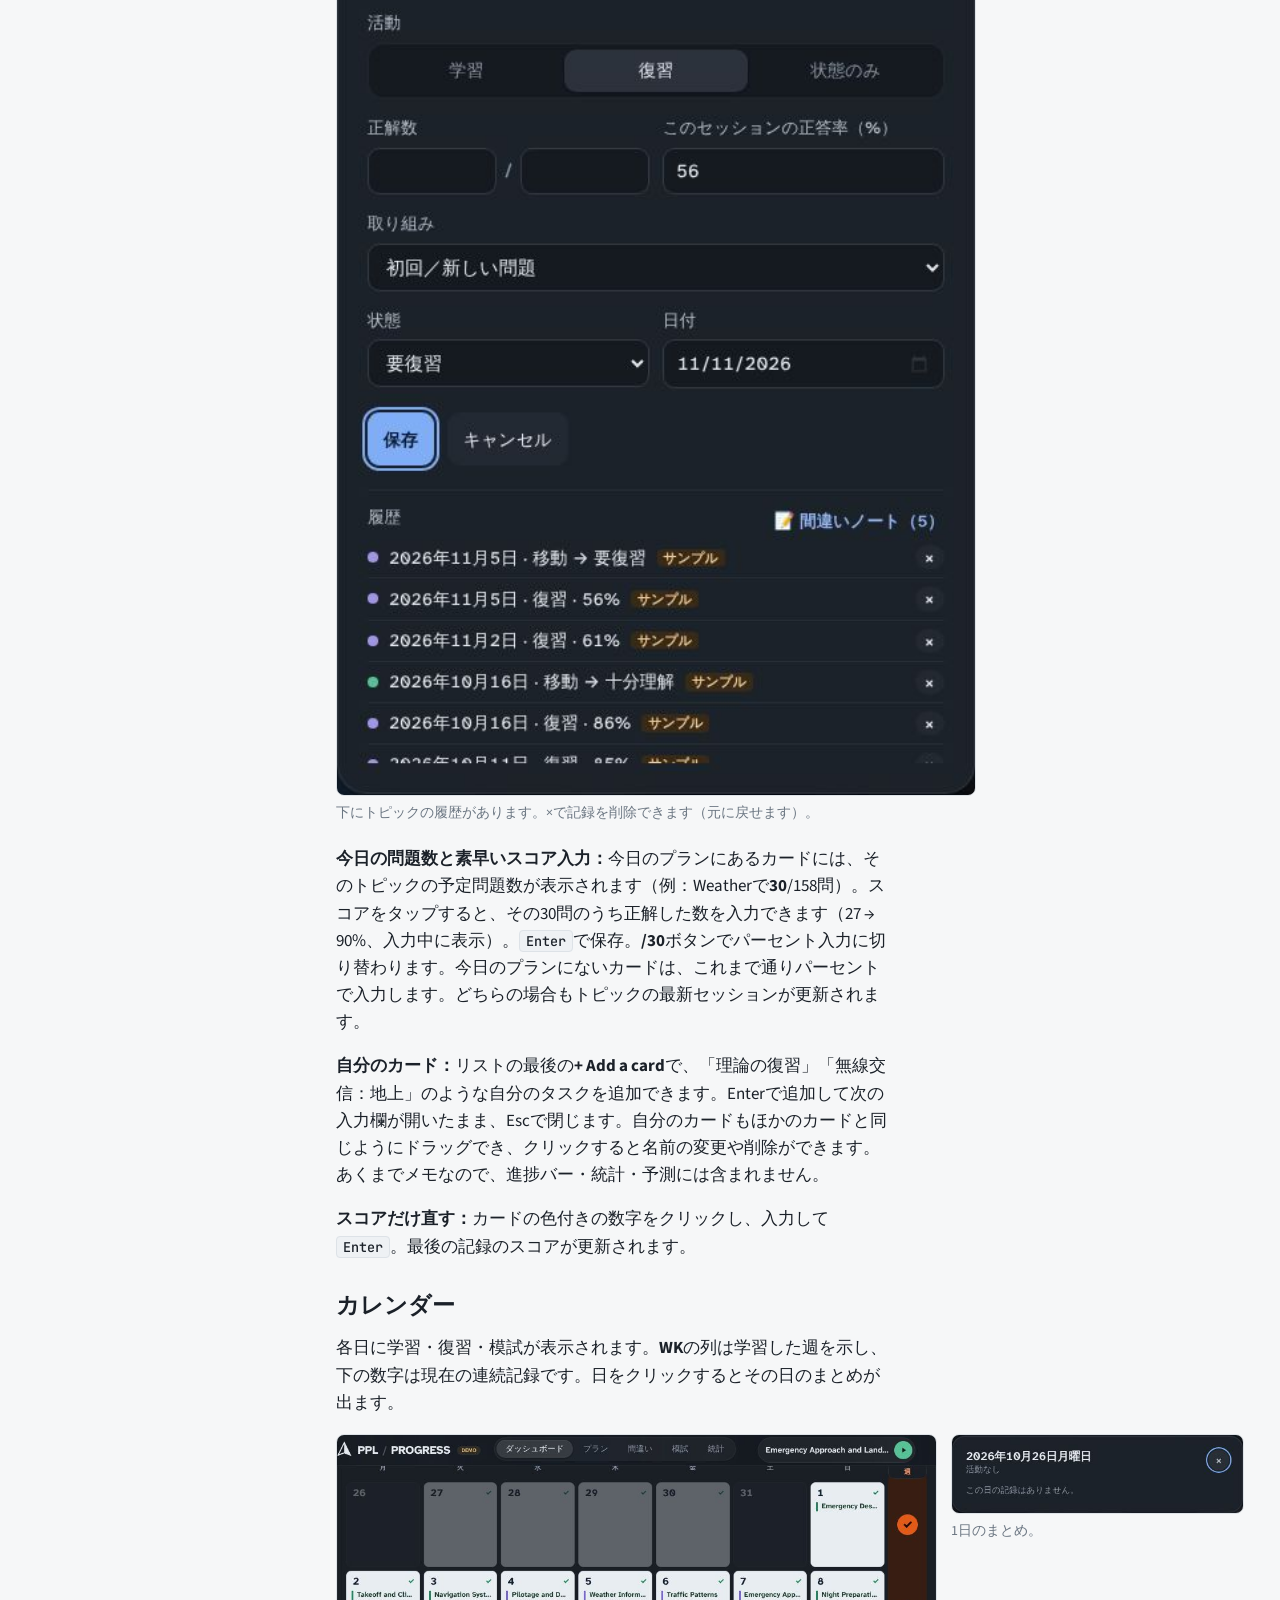
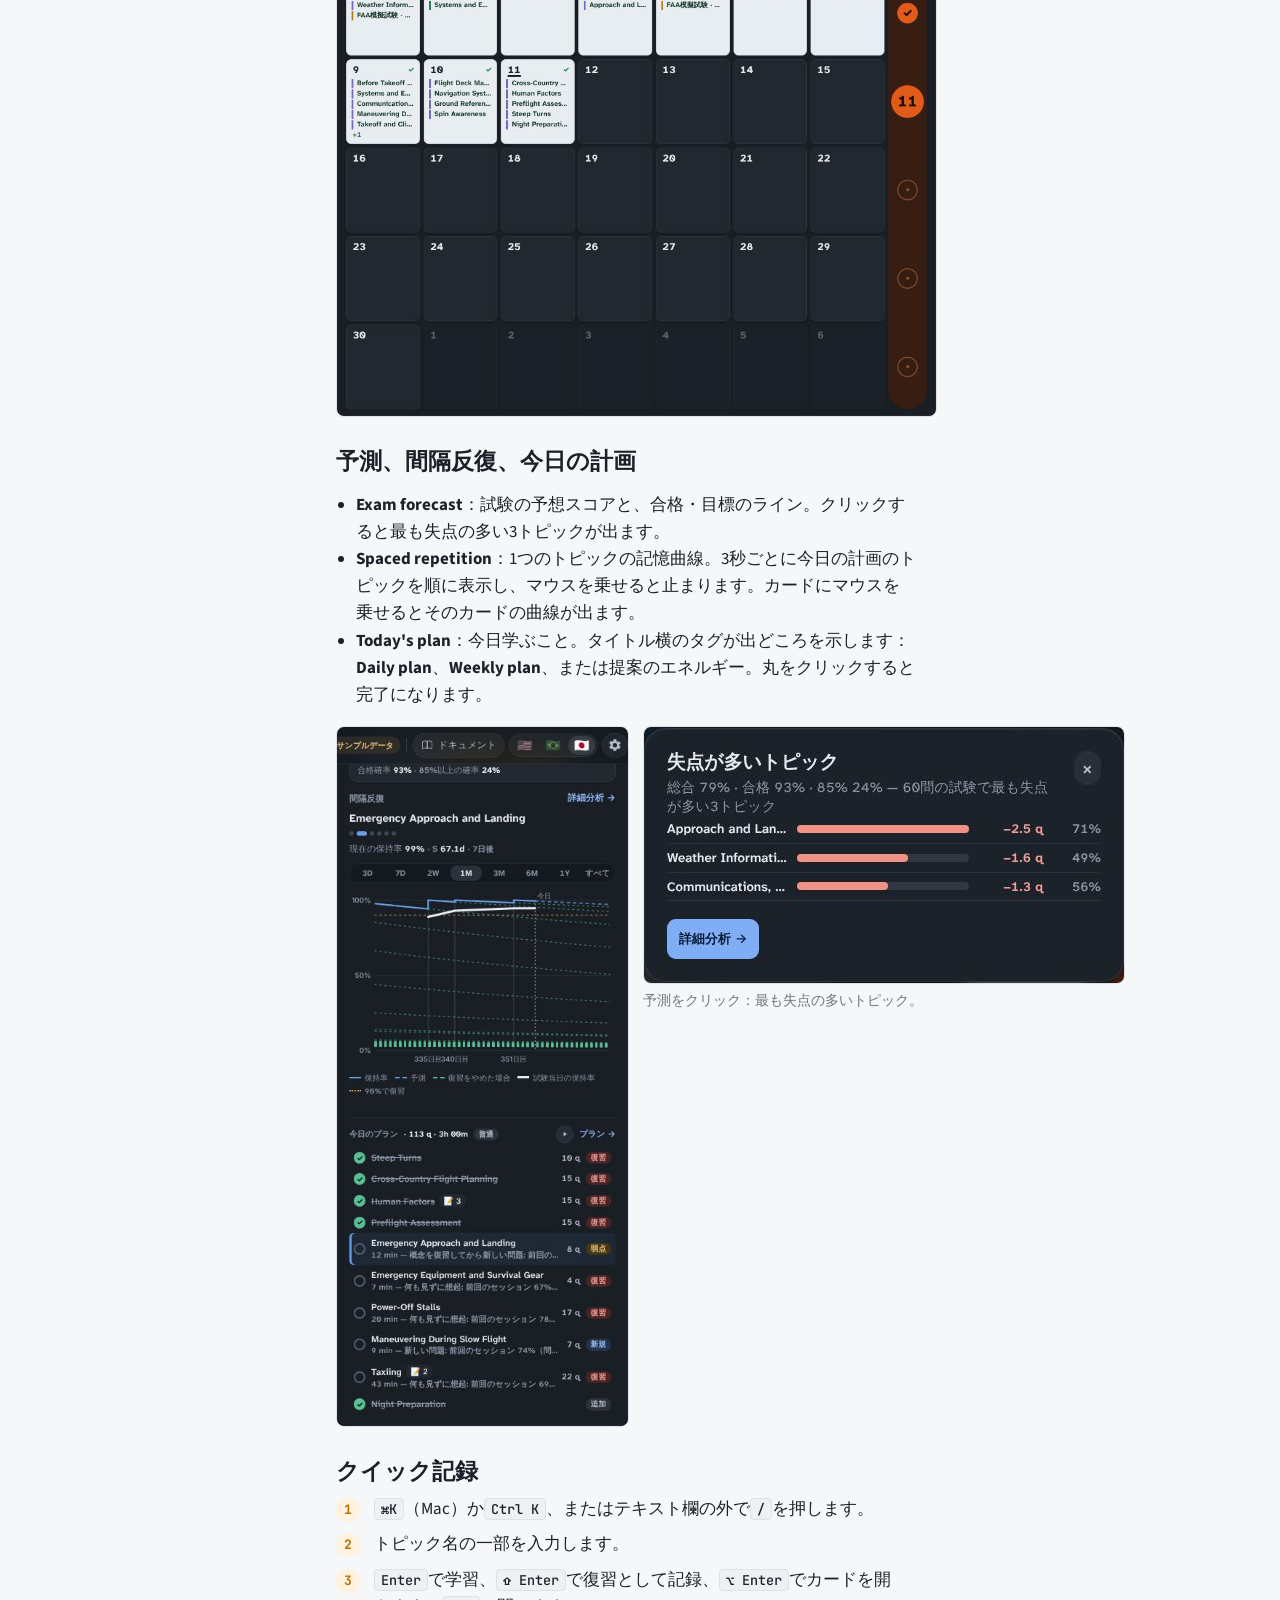
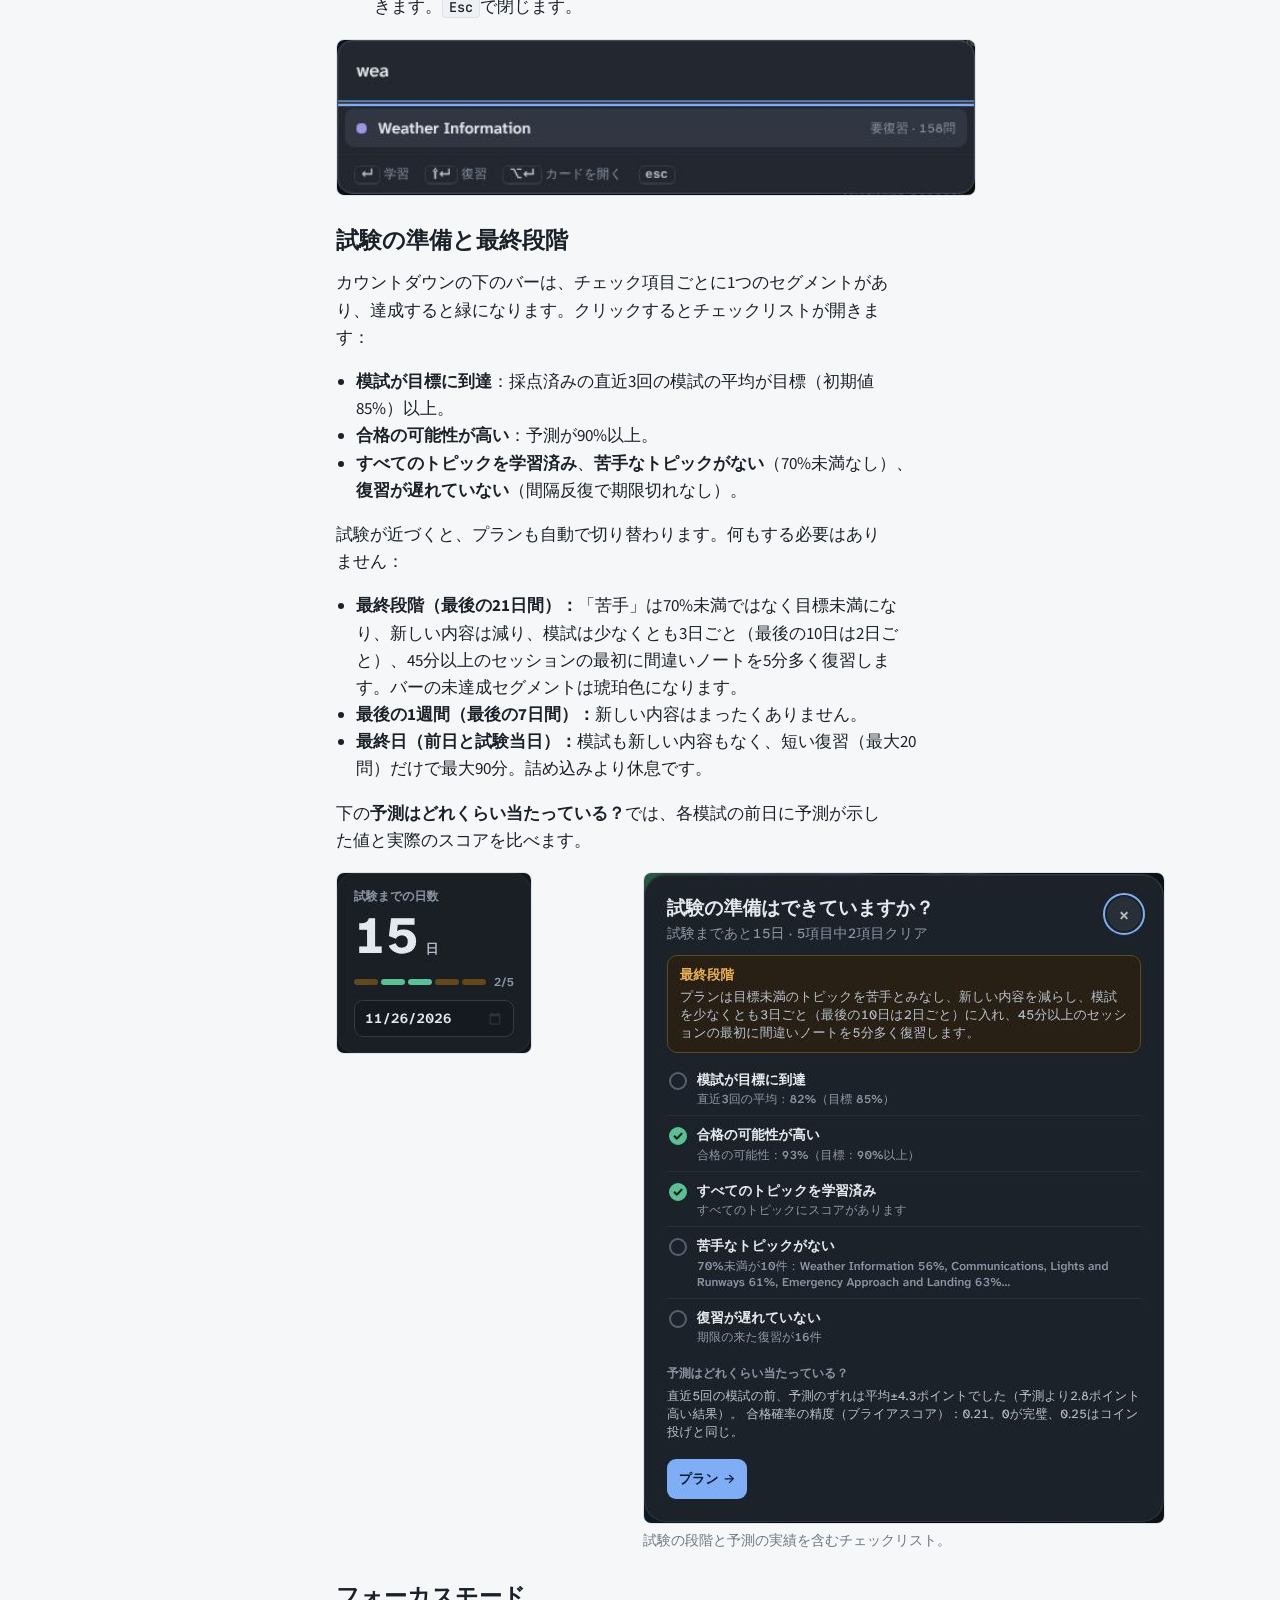
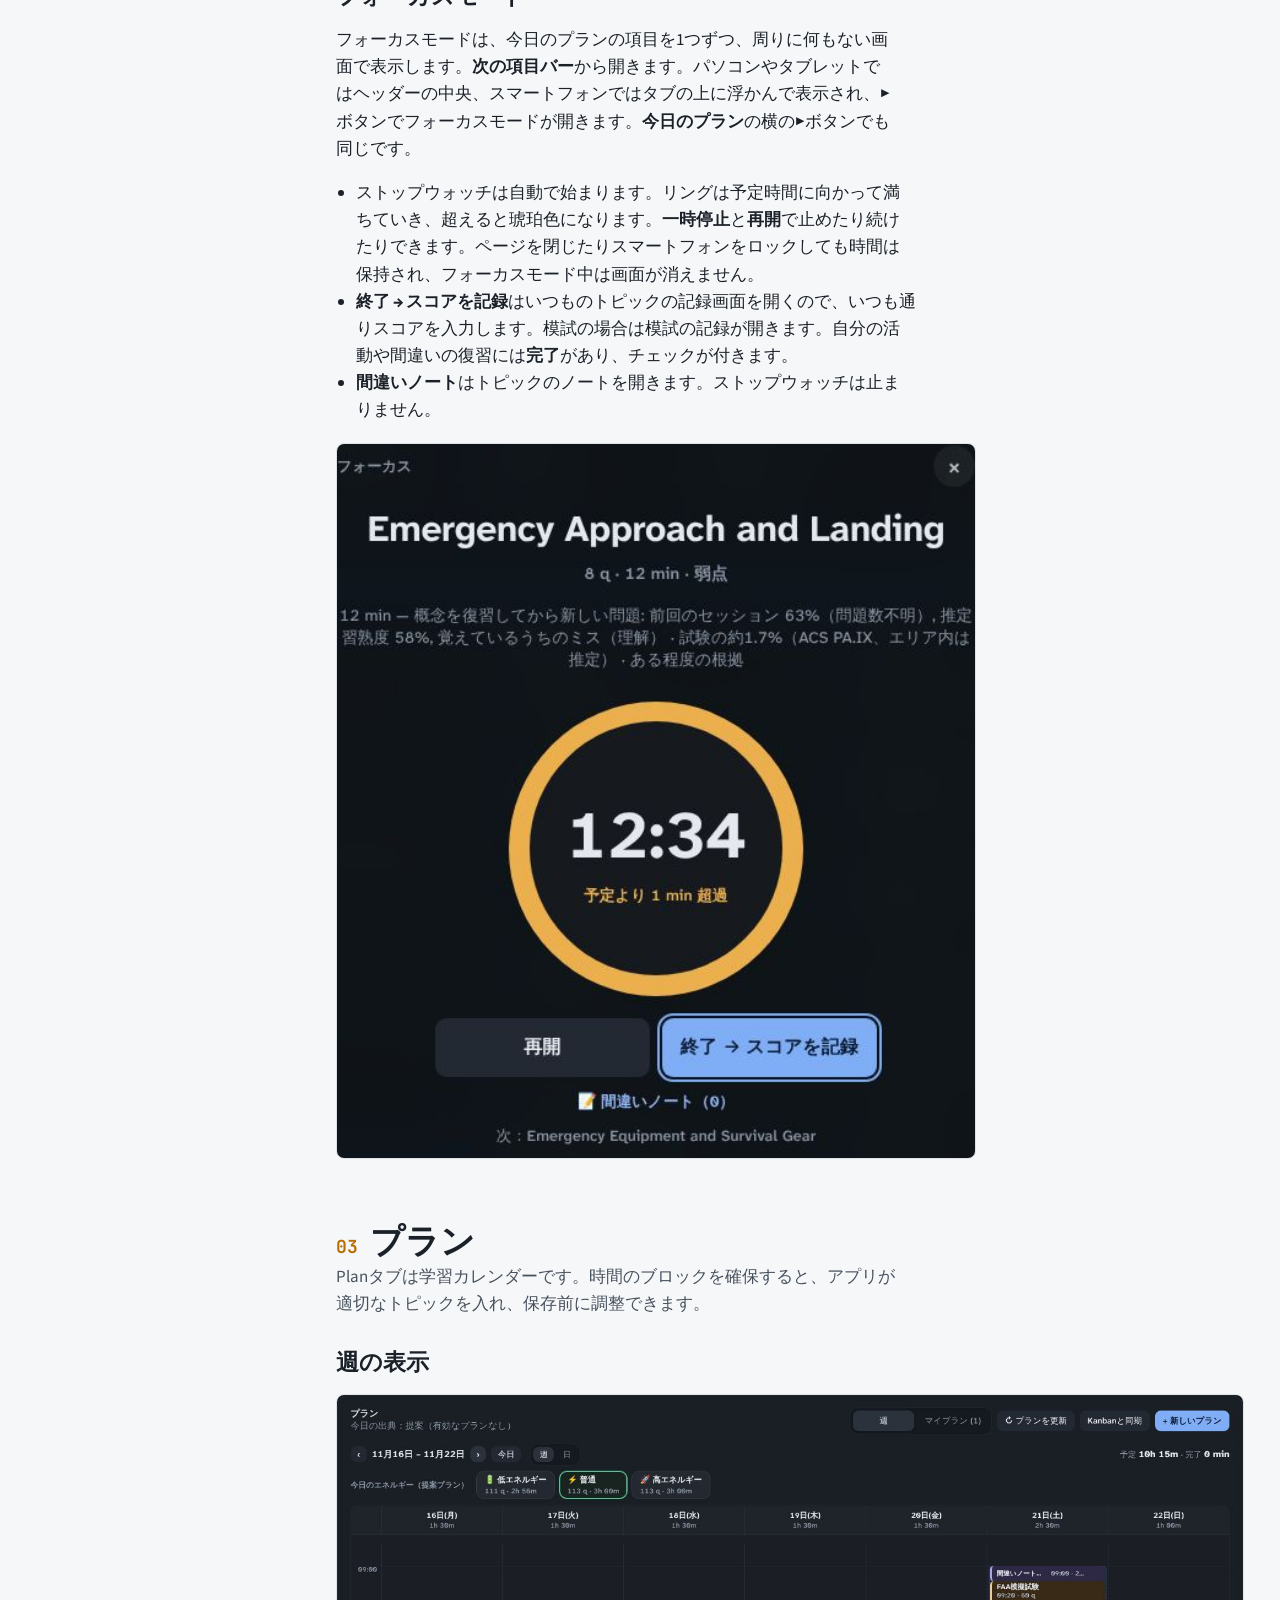
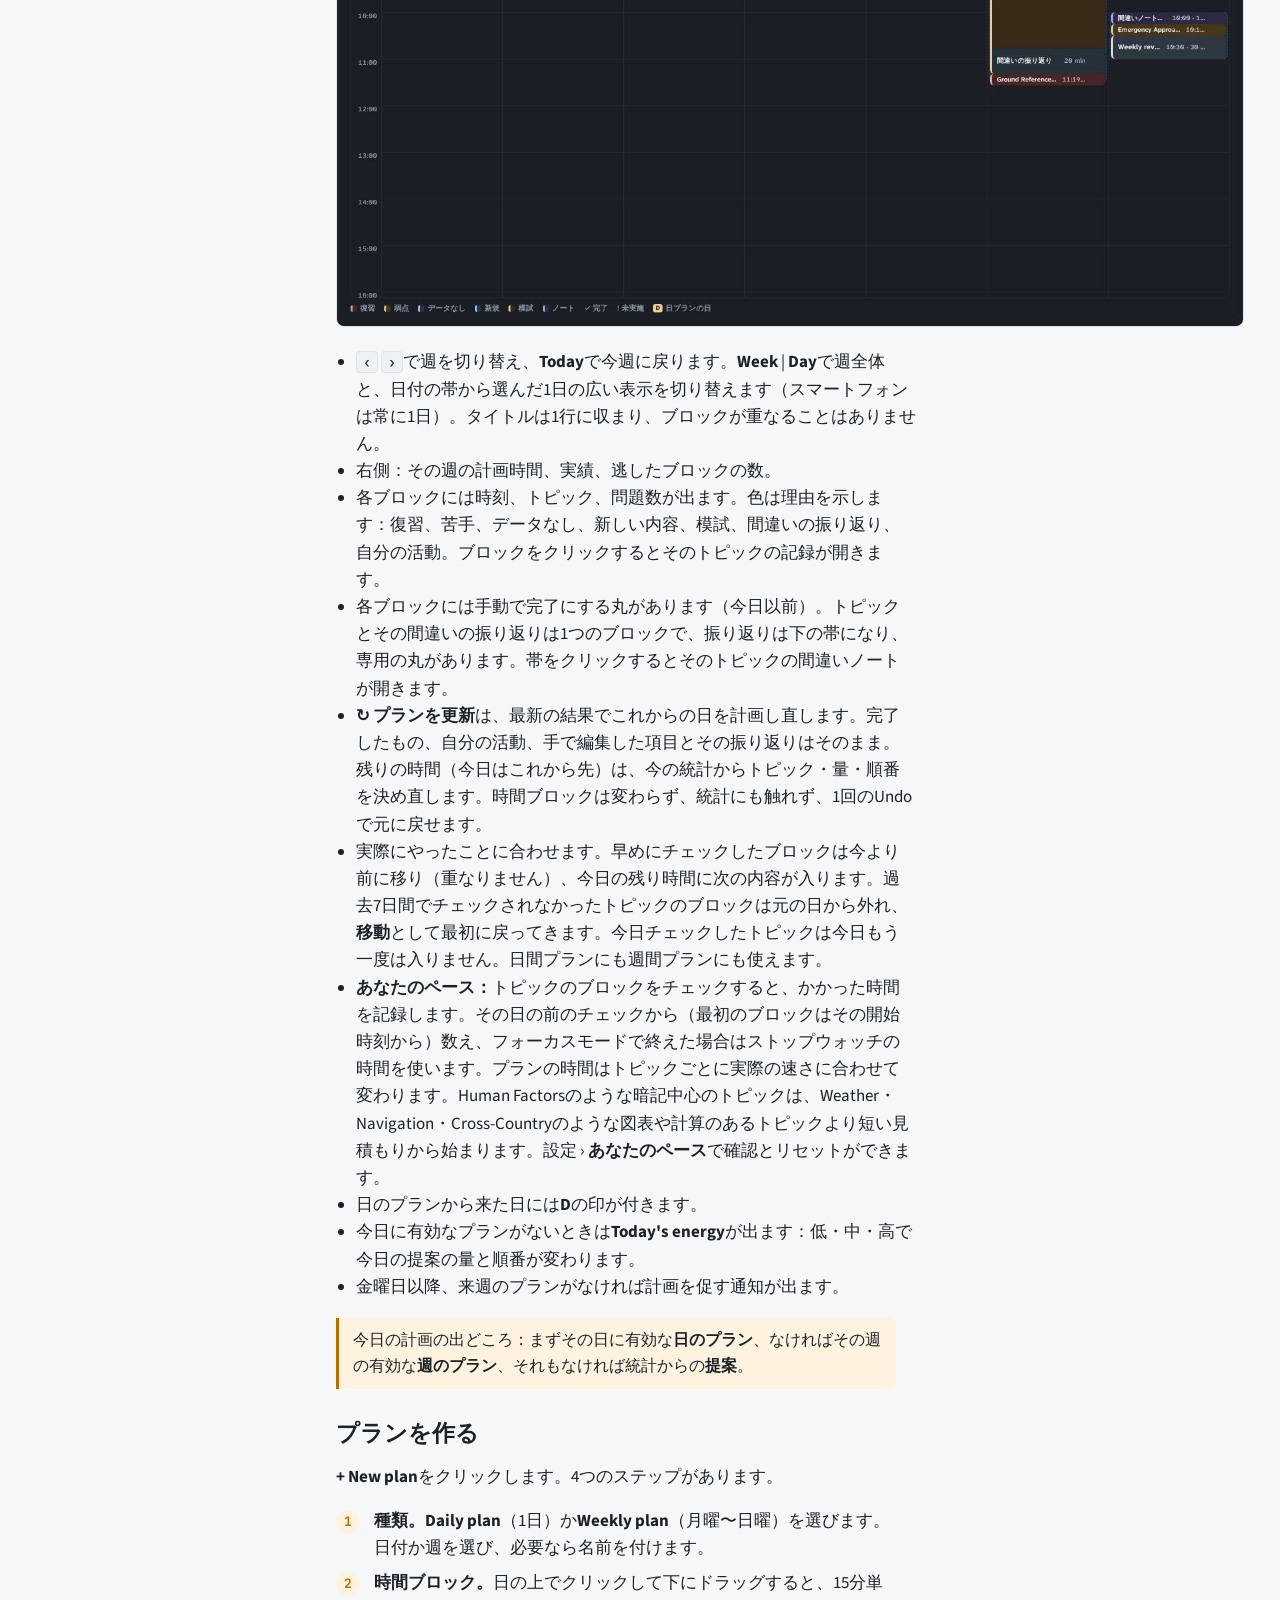
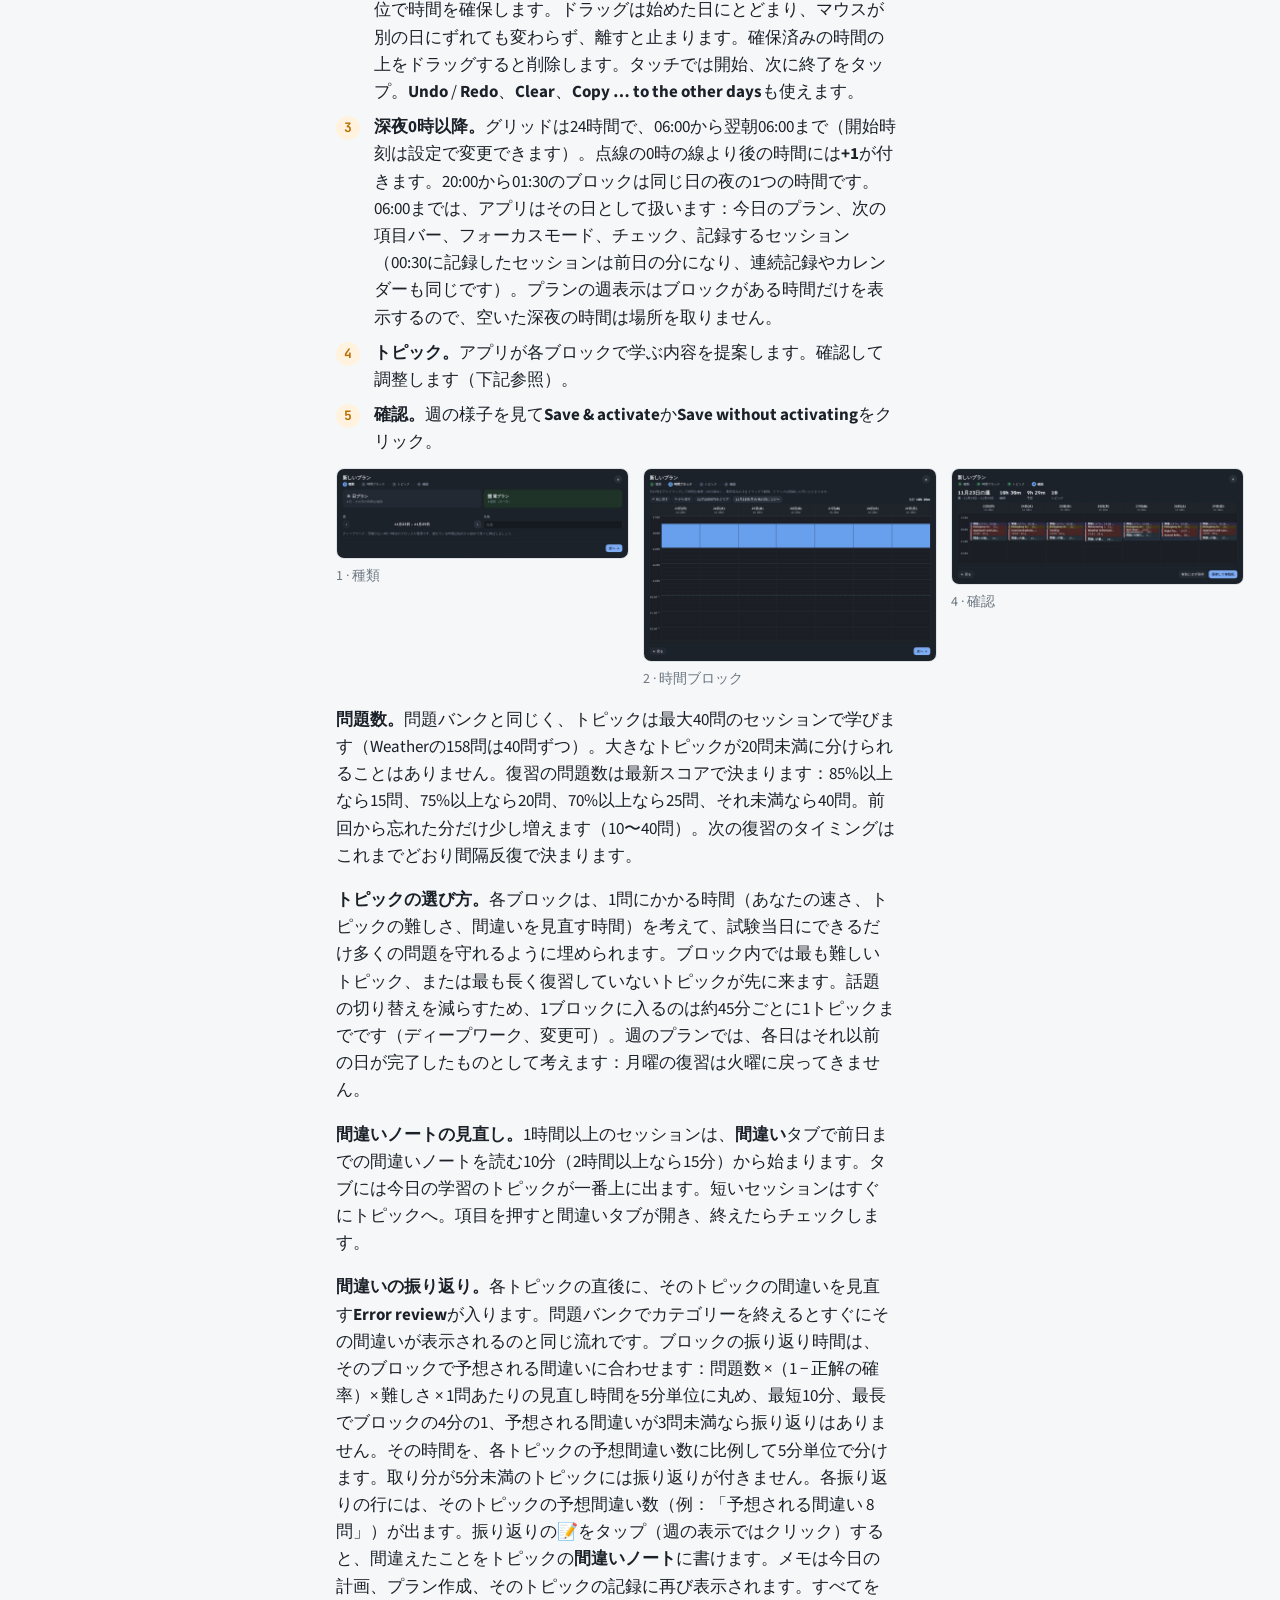
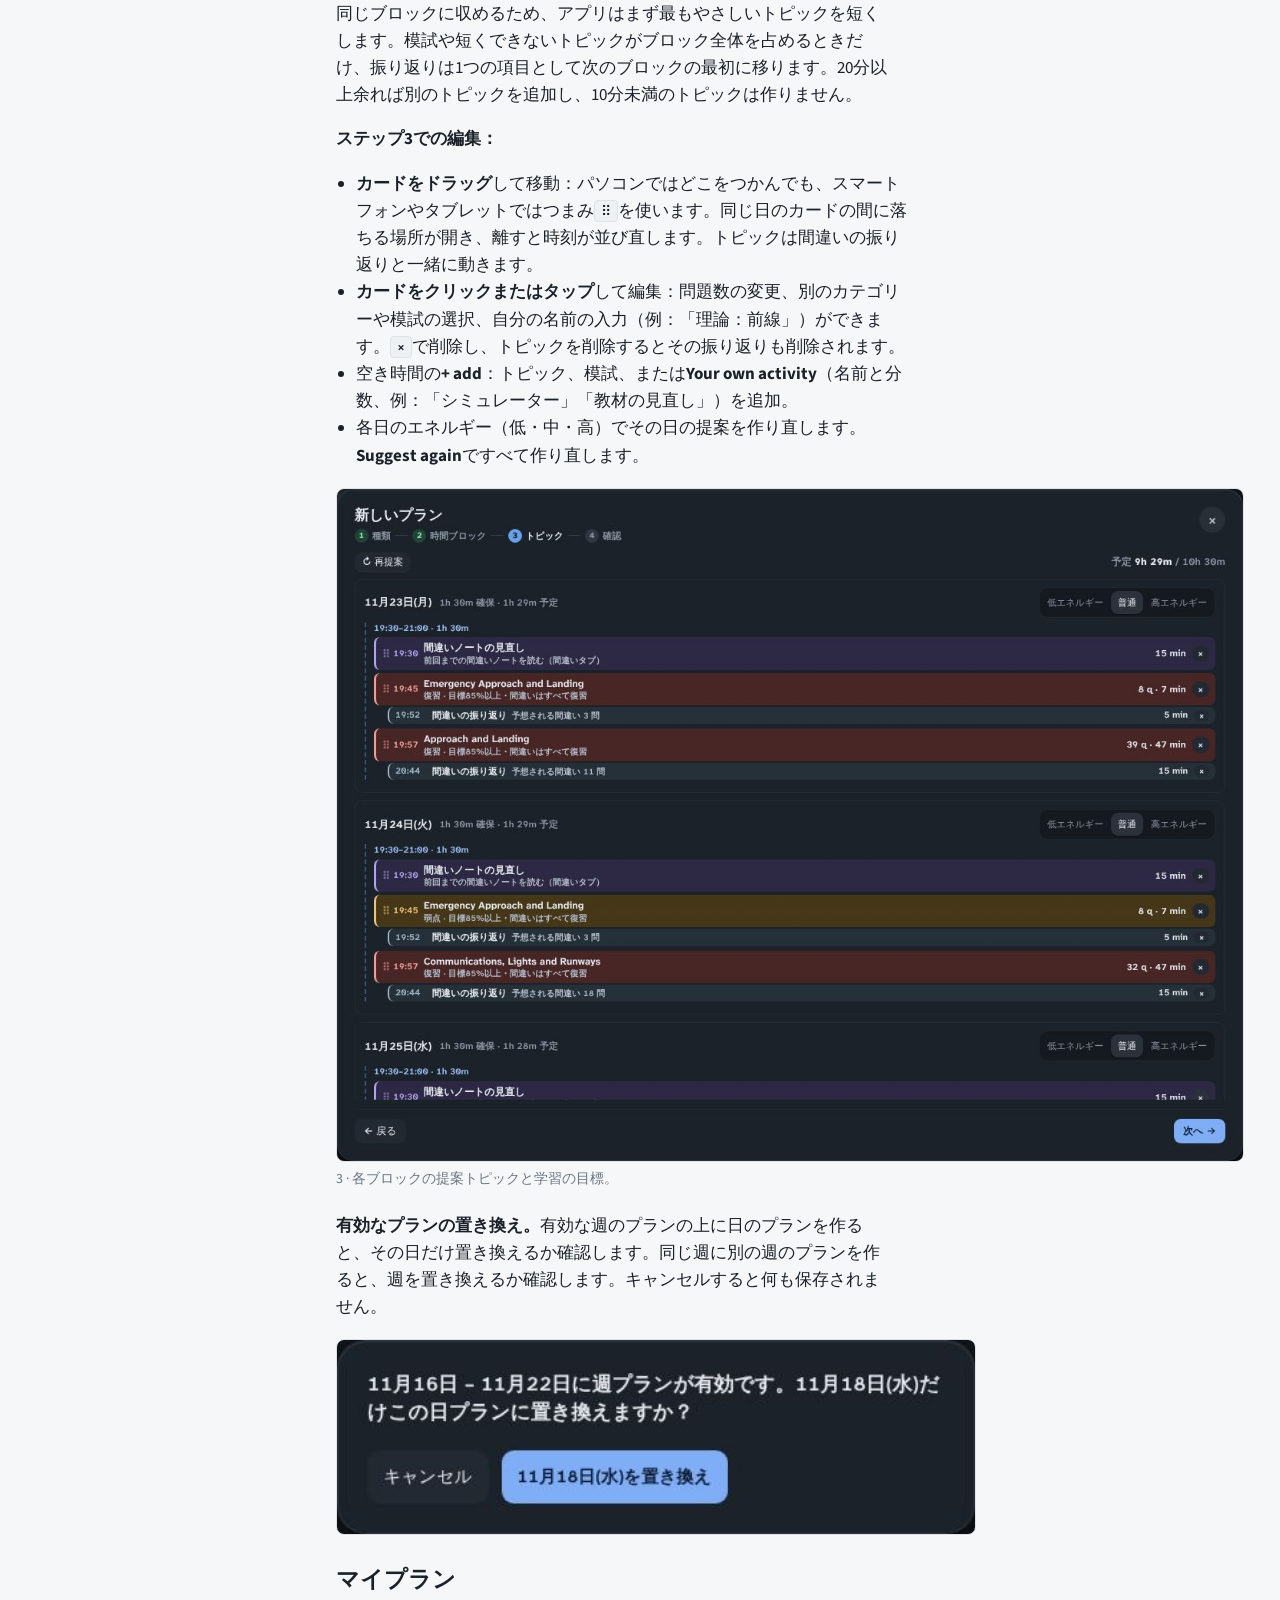
<file: docs/ja.html>
<!doctype html>
<!-- Built by build.py from src/docs/ — edit src/docs/template.html and src/docs/ja.html, then run python3 build.py -->
<html lang="ja">
<head>
<meta charset="utf-8">
<meta name="viewport" content="width=device-width, initial-scale=1, viewport-fit=cover">
<title>PPL Progress — ユーザーガイド</title>
<link rel="icon" href="data:image/svg+xml,%3Csvg xmlns='http://www.w3.org/2000/svg' viewBox='0 0 64 64'%3E%3Ccircle cx='32' cy='32' r='30' fill='%23000'/%3E%3Cpath d='M32 14 50 46H14z' fill='%23fff'/%3E%3C/svg%3E">
<link rel="alternate" hreflang="en" href="index.html">
<link rel="alternate" hreflang="pt-BR" href="pt.html">
<link rel="alternate" hreflang="ja" href="ja.html">
<link rel="preconnect" href="https://fonts.googleapis.com">
<link rel="stylesheet" href="https://fonts.googleapis.com/css2?family=Barlow+Condensed:wght@600;700&family=Source+Sans+3:wght@400;600;700&family=JetBrains+Mono:wght@500&display=swap">
<style>
/* Layout: a pilot's operating handbook — fixed index on the left (desktop), numbered procedures, screenshots as figures. */
:root {
  --bg: #f6f7f8;
  --paper: #ffffff;
  --ink: #1b2129;
  --ink2: #48525e;
  --muted: #6b7682;
  --line: #dde2e7;
  --accent: #b86e00;        /* taxiway amber */
  --accent-soft: #fff3df;
  --link: #1f5fbf;
  --code-bg: #eef1f4;
  --display: 'Barlow Condensed', 'Arial Narrow', sans-serif;
  --body: 'Source Sans 3', 'Segoe UI', system-ui, 'Hiragino Sans', 'Noto Sans JP', 'Yu Gothic', sans-serif;
  --mono: 'JetBrains Mono', ui-monospace, Menlo, monospace;
}
@media (prefers-color-scheme: dark) {
  :root:not([data-theme="light"]) {
    --bg: #101317; --paper: #171b20; --ink: #e8ecf0; --ink2: #b9c2cc; --muted: #8b96a2; --line: #2a3038;
    --accent: #f2a93b; --accent-soft: #2b2112; --link: #8ab4f8; --code-bg: #232931; color-scheme: dark;
  }
}
:root[data-theme="dark"] {
  --bg: #101317; --paper: #171b20; --ink: #e8ecf0; --ink2: #b9c2cc; --muted: #8b96a2; --line: #2a3038;
  --accent: #f2a93b; --accent-soft: #2b2112; --link: #8ab4f8; --code-bg: #232931; color-scheme: dark;
}
* { box-sizing: border-box; }
body { background: var(--bg); color: var(--ink); font: 400 17px/1.6 var(--body); }
a { color: var(--link); }
.wrap {
  display: grid; grid-template-columns: 260px minmax(0, 1fr); gap: 40px; max-width: 1240px; margin: 0 auto;
  padding-block: 32px 80px; padding-left: max(16px, env(safe-area-inset-left, 0px)); padding-right: max(16px, env(safe-area-inset-right, 0px));
}
nav.toc { position: sticky; top: calc(env(safe-area-inset-top, 0px) + 24px); align-self: start; max-height: calc(100vh - 48px); overflow: auto; font-size: 14.5px; }
.toc .brand { font: 700 22px/1.1 var(--display); letter-spacing: .02em; text-transform: uppercase; margin-bottom: 4px; }
.toc .brand span { color: var(--accent); }
.toc .ver { color: var(--muted); font-size: 13px; margin-bottom: 18px; }
.toc ol { list-style: none; margin: 0; padding: 0; display: grid; gap: 2px; }
.toc ol ol { padding-left: 14px; margin: 2px 0 8px; }
.toc a { display: block; color: var(--ink2); text-decoration: none; padding: 3px 8px; border-radius: 6px; }
.toc a:hover, .toc a:focus-visible { background: var(--code-bg); color: var(--ink); outline: none; }
.toc > ol > li > a { font-weight: 700; color: var(--ink); }
main { min-width: 0; }
header.hero { padding-bottom: 24px; border-bottom: 1px solid var(--line); margin-bottom: 8px; }
.eyebrow { font: 600 13px/1 var(--body); letter-spacing: .12em; text-transform: uppercase; color: var(--accent); }
h1 { font: 700 clamp(38px, 6vw, 58px)/1.02 var(--display); text-transform: uppercase; letter-spacing: .01em; margin: 10px 0 12px; text-wrap: balance; }
.lead { font-size: 19px; color: var(--ink2); max-width: 66ch; margin: 0; }
section.chap { padding-top: 40px; scroll-margin-top: 16px; }
h2 { font: 700 34px/1.1 var(--display); text-transform: uppercase; letter-spacing: .02em; margin: 0 0 6px; display: flex; gap: 12px; align-items: baseline; }
h2 .n { color: var(--accent); font-family: var(--mono); font-size: 18px; letter-spacing: 0; }
h3 { font: 700 23px/1.2 var(--display); letter-spacing: .02em; margin: 30px 0 6px; scroll-margin-top: 16px; text-transform: uppercase; }
p, li { max-width: 70ch; }
.chap > p.intro { color: var(--ink2); margin-top: 0; }
ol.steps { counter-reset: s; list-style: none; padding: 0; margin: 12px 0; display: grid; gap: 8px; }
ol.steps > li { counter-increment: s; position: relative; padding-left: 38px; }
ol.steps > li::before {
  content: counter(s); position: absolute; left: 0; top: 2px; width: 24px; height: 24px; border-radius: 50%;
  background: var(--accent-soft); color: var(--accent); font: 700 13px/24px var(--mono); text-align: center;
}
ul { padding-left: 20px; }
figure { margin: 18px 0 22px; }
figure img {
  display: block; max-width: 100%; height: auto; border: 1px solid var(--line); border-radius: 8px; cursor: zoom-in;
  background: #0d0f12;
}
figure.narrow img { max-width: 420px; width: 100%; }
figure.mid img { max-width: 640px; width: 100%; }
figcaption { font-size: 14px; color: var(--muted); margin-top: 6px; }
.row { display: grid; grid-template-columns: repeat(3, minmax(0, 1fr)); gap: 14px; }
.row figure { margin: 0; }
kbd, code { font: 500 13.5px var(--mono); background: var(--code-bg); border-radius: 4px; padding: 1px 6px; border: 1px solid var(--line); }
.ui { font-weight: 700; color: var(--ink); }
.note { border-left: 3px solid var(--accent); background: var(--accent-soft); padding: 10px 14px; border-radius: 0 6px 6px 0; margin: 14px 0; max-width: 70ch; font-size: 16px; }
.tbl { overflow-x: auto; margin: 12px 0 18px; }
table { border-collapse: collapse; width: 100%; min-width: 560px; font-size: 15.5px; background: var(--paper); border: 1px solid var(--line); border-radius: 8px; }
th, td { text-align: left; padding: 9px 12px; border-bottom: 1px solid var(--line); vertical-align: top; }
th { font: 600 13px var(--body); letter-spacing: .06em; text-transform: uppercase; color: var(--muted); background: var(--code-bg); }
tr:last-child td { border-bottom: 0; }
td:first-child { font-weight: 700; white-space: nowrap; }
.formula { font: 500 14px/1.7 var(--mono); background: var(--code-bg); border: 1px solid var(--line); border-radius: 8px; padding: 12px 14px; overflow-x: auto; white-space: pre; }
.zoom { position: fixed; inset: 0; background: rgba(8, 10, 13, .88); display: grid; place-items: center; z-index: 20; padding: max(16px, env(safe-area-inset-top, 0px)) max(16px, env(safe-area-inset-right, 0px)) max(16px, env(safe-area-inset-bottom, 0px)) max(16px, env(safe-area-inset-left, 0px)); cursor: zoom-out; }
.zoom img { max-width: 100%; max-height: 100%; border-radius: 8px; }
ul.refs li { margin-bottom: 6px; font-size: 15.5px; }
.formula + p, p + .formula { margin-top: 10px; }
.langs { display: flex; gap: 4px; margin: 0 0 16px; flex-wrap: wrap; }
.langs a { font-size: 13px; font-weight: 600; text-decoration: none; color: var(--ink2); border: 1px solid var(--line); border-radius: 6px; padding: 2px 9px; }
.langs a[aria-current] { background: var(--accent-soft); color: var(--accent); border-color: var(--accent); }
.applink { display: inline-block; font-size: 14px; margin-bottom: 18px; }
:lang(ja) h1, :lang(ja) h2, :lang(ja) h3 { text-transform: none; letter-spacing: 0; }
@media (max-width: 900px) {
  .wrap { grid-template-columns: minmax(0, 1fr); gap: 0; }
  nav.toc { position: static; max-height: none; border-bottom: 1px solid var(--line); padding-bottom: 16px; margin-bottom: 8px; }
  nav.toc ol ol { display: none; }
  nav.toc > ol { grid-template-columns: repeat(2, minmax(0, 1fr)); }
  .row { grid-template-columns: minmax(0, 1fr); }
}
@media (prefers-reduced-motion: no-preference) { html { scroll-behavior: smooth; } }

</style>
</head>
<body>
<div class="wrap">
<nav class="toc" aria-label="目次">
  <div class="brand">PPL <span>/</span> Progress</div>
  <div class="ver">ユーザーガイド · 2026年10月</div>
  <div class="langs" role="group" aria-label="Language"><a href="index.html" hreflang="en">English</a><a href="pt.html" hreflang="pt-BR">Português</a><a href="ja.html" hreflang="ja" aria-current="page">日本語</a></div>
  <a class="applink" href="../">← アプリを開く</a>
  <ol>
    <li><a href="#start">はじめに</a></li>
    <li><a href="#dashboard">ダッシュボード</a>
      <ol>
        <li><a href="#kanban">カンバンと学習記録</a></li>
        <li><a href="#calendar">カレンダー</a></li>
        <li><a href="#side-panel">予測と今日の計画</a></li>
        <li><a href="#quick-log">クイック記録</a></li>
        <li><a href="#ready">試験の準備はできていますか？</a></li>
        <li><a href="#focus">フォーカスモード</a></li>
      </ol>
    </li>
    <li><a href="#plans">プラン</a>
      <ol>
        <li><a href="#week">週の表示</a></li>
        <li><a href="#create-plan">プランを作る</a></li>
        <li><a href="#my-plans">マイプラン</a></li>
        <li><a href="#kanban-sync">カンバンと同期</a></li>
      </ol>
    </li>
    <li><a href="#tests">模試</a></li>
    <li><a href="#statistics">統計</a>
      <ol>
        <li><a href="#bank">問題バンク</a></li>
        <li><a href="#stats-tests">模試</a></li>
        <li><a href="#errors-tab">間違いの分析</a></li>
      </ol>
    </li>
    <li><a href="#settings">設定</a></li>
    <li><a href="#data">同期とデータ</a></li>
    <li><a href="#phone">スマートフォンで</a></li>
    <li><a href="#math">数値の計算方法</a></li>
    <li><a href="#science">背景にある科学</a>
      <ol>
        <li><a href="#sci-memory">記憶と復習</a></li>
        <li><a href="#sci-score">予想スコア</a></li>
        <li><a href="#sci-tests">模試</a></li>
        <li><a href="#sci-plan">プラン</a></li>
        <li><a href="#sci-newport">ディープワーク（ニューポート）</a></li>
        <li><a href="#sci-refs">参考文献</a></li>
      </ol>
    </li>
  </ol>
</nav>

<main>
<header class="hero">
  <div class="eyebrow">ユーザーガイド</div>
  <h1>PPL Progress</h1>
  <p class="lead">FAA自家用操縦士（Private Pilot）学科試験のための学習ダッシュボードです。このガイドでは、アプリのすべての操作をデモ版の画面とともに順を追って説明します。初期設定の目標は60問の試験で85%です（合格ラインは70%）。</p>
</header>

<section class="chap" id="start">
  <h2><span class="n">01</span>はじめに</h2>
  <p class="intro">アプリはブラウザで動く1つのHTMLファイルです。インストールもサーバーもアカウントも不要です。</p>
  <ul>
    <li><b>個人版</b>（<code>index.html</code>）：実際の学習履歴。端末間の同期は任意です。</li>
    <li><b>デモ</b>（<code>demo.html</code>）：1年分の架空データ、サンプルのプラン、ガイドツアー付き。デモは別の保存領域を使い、あなたのデータには一切触れません。</li>
    <li><b>タブ：</b><span class="ui">Dashboard</span>（日々の学習）、<span class="ui">Plan</span>（プランのカレンダー）、<span class="ui">Practice tests</span>、<span class="ui">Statistics</span>。</li>
    <li><b>上部：</b>同期チップ、言語の旗（英語・ポルトガル語・日本語）、<a href="#settings">設定</a>の歯車、そしてこのガイドを開くボタン。</li>
  </ul>
  <figure>
    <img src="img/ja/dash.jpg" alt="進捗、カンバン、カレンダー、サイドパネルを含むデスクトップのダッシュボード" loading="lazy">
    <figcaption>デスクトップではダッシュボードが1画面に収まります。上に進捗・カウントダウン・模試・学習量、中央にカンバン、下にカレンダーとサイドパネル。</figcaption>
  </figure>
  <p class="note">データはすべてブラウザに保存されます。別の端末に移すには<a href="#data">同期</a>か、設定のバックアップを使ってください。</p>
</section>

<section class="chap" id="dashboard">
  <h2><span class="n">02</span>ダッシュボード</h2>
  <p class="intro">今の状態をひと目で：問題バンクのどこにいるか、今日何を学ぶか、各トピックの記憶がどれだけ残っているか。</p>

  <h3>問題バンクの進捗</h3>
  <p>バーは1,125問をカンバンのリストごとに分けて表示します。色ごとに1つのリストで、凡例に各リストの問題数と割合が出ます。</p>
  <figure><img src="img/ja/dash-progress.jpg" alt="問題バンクの進捗バー" loading="lazy"></figure>

  <h3>カウントダウン、模試、学習量</h3>
  <ul>
    <li><span class="ui">Exam countdown</span>：試験までの日数。すぐ下の欄か設定で日付を変更できます。</li>
    <li><span class="ui">Practice tests</span>：最新スコア、最高スコア、直近3回の平均、次の模試の予定。</li>
    <li><span class="ui">過去7日間</span>：過去7日間に解いた問題数を日ごとに表示（今日が最後）。<kbd>⤢</kbd>で3日から全期間（週・月）まで、すべての期間の詳しい学習量を表示します。</li>
  </ul>
  <figure class="mid"><img src="img/ja/volume.jpg" alt="学習量のダイアログ" loading="lazy"><figcaption>学習量：期間の合計、前の期間との比較、ホバーできるグラフ。</figcaption></figure>

  <h3 id="kanban">カンバンと学習記録</h3>
  <p>トピックごとに1枚のカードがあり、5つのリストに分かれます：<span class="ui">To Do</span>、<span class="ui">Doing</span>、<span class="ui">Not Comfortable</span>、<span class="ui">Very Comfortable</span>、<span class="ui">To Review</span>。カードの数字はそのトピックの最新スコアです。</p>
  <figure><img src="img/ja/dash-board.jpg" alt="5つのリストがあるカンバン" loading="lazy"></figure>
  <p><b>28トピック：</b>カードはSporty'sのカテゴリーに沿っており、<i>Approach and Landing</i>と<i>Takeoff and Climb</i>も含みます（後から追加。以前に保存したデータはそのまま残り、この2つが「未着手」に入ります）。</p>
  <p><b>ASA Prepware：</b>ASAのPrepwareアプリでも練習している場合、各トピックにその問題があるPrepwareの章が表示されます（例：<span class="ui">ASA · Aerodynamics</span>）。カード名の下、プラン、フォーカスモード、そして記録ダイアログ（ほかに出てくる章も含めて）に表示されます。Prepwareは10の大きな章に分かれていてSporty'sのトピック単位ではないため、完全な対応ではなく、探す場所の目安です。<span class="ui">設定 › 表示</span>でオフにできます。統計は変わりません。</p>
  <p><b>カードを移動：</b>マウスでドラッグ、タッチでは長押ししてドラッグします。ほかのカードが横にずれて場所が開き、カードは離した場所にそのまま入ります：別のリストでも、同じリストの新しい位置でも。順番は保存され、同期されます。変更のたびに<span class="ui">Undo</span>付きの通知が出ます。</p>
  <p><b>今日完了：</b>カードにマウスを乗せると名前の左に丸が出て、押すとTrelloのような緑のチェックになります。スマートフォンでは丸が常に表示されます。チェックは翌日に自動で消え、今日チェックしたトピックは今日の計画でも完了として数えます。統計は変わりません。</p>
  <p><b>学習を記録：</b></p>
  <ol class="steps">
    <li>カードの名前をクリック（または選択して<kbd>Enter</kbd>）。</li>
    <li><span class="ui">Studied</span>（初回）、<span class="ui">Reviewed</span>（復習）、<span class="ui">Status only</span>（リストの変更のみ）を選びます。</li>
    <li>スコアを入力するか、<span class="ui">正解数</span>に正解した数を入力します。トピックが今日のプランにある場合、問題数はすでに入っています（「27 / 30」で90%。30は変更できます）。まだ途中ならスコアは空欄のままで：開始として数えますが、記憶モデルには入りません。</li>
    <li><span class="ui">取り組み</span>を選びます：<span class="ui">初回／新しい問題</span>、<span class="ui">同じ問題の繰り返し</span>、<span class="ui">答えを見た後</span>。初回は完全に数えます。繰り返しは30%（答えを一部覚えているため）。答えを見た後のスコアは根拠にも復習にもなりません。</li>
    <li>必要ならリストと日付を調整し、<span class="ui">Save</span>をクリック。</li>
  </ol>
  <p><b>正解数は問題数ごと保存します。</b>「27 / 30」は27/30として保存されるので、どれだけの根拠かがわかります。入力したパーセント（とこれまでのすべての記録）は問題数不明のままです。アプリが問題数を作り出すことはありません。</p>
  <figure class="mid"><img src="img/ja/log.jpg" alt="学習記録のダイアログ" loading="lazy"><figcaption>下にトピックの履歴があります。×で記録を削除できます（元に戻せます）。</figcaption></figure>
  <p><b>今日の問題数と素早いスコア入力：</b>今日のプランにあるカードには、そのトピックの予定問題数が表示されます（例：Weatherで<b>30</b>/158問）。スコアをタップすると、その30問のうち正解した数を入力できます（27 → 90%、入力中に表示）。<kbd>Enter</kbd>で保存。<span class="ui">/30</span>ボタンでパーセント入力に切り替わります。今日のプランにないカードは、これまで通りパーセントで入力します。どちらの場合もトピックの最新セッションが更新されます。</p>
  <p><b>自分のカード：</b>リストの最後の<span class="ui">+ Add a card</span>で、「理論の復習」「無線交信：地上」のような自分のタスクを追加できます。Enterで追加して次の入力欄が開いたまま、Escで閉じます。自分のカードもほかのカードと同じようにドラッグでき、クリックすると名前の変更や削除ができます。あくまでメモなので、進捗バー・統計・予測には含まれません。</p>
  <p><b>スコアだけ直す：</b>カードの色付きの数字をクリックし、入力して<kbd>Enter</kbd>。最後の記録のスコアが更新されます。</p>

  <h3 id="calendar">カレンダー</h3>
  <p>各日に学習・復習・模試が表示されます。<span class="ui">WK</span>の列は学習した週を示し、下の数字は現在の連続記録です。日をクリックするとその日のまとめが出ます。</p>
  <div class="row">
    <figure style="grid-column: span 2"><img src="img/ja/dash-cal.jpg" alt="月のカレンダー" loading="lazy"></figure>
    <figure><img src="img/ja/day.jpg" alt="1日のまとめ" loading="lazy"><figcaption>1日のまとめ。</figcaption></figure>
  </div>

  <h3 id="side-panel">予測、間隔反復、今日の計画</h3>
  <ul>
    <li><span class="ui">Exam forecast</span>：試験の予想スコアと、合格・目標のライン。クリックすると最も失点の多い3トピックが出ます。</li>
    <li><span class="ui">Spaced repetition</span>：1つのトピックの記憶曲線。3秒ごとに今日の計画のトピックを順に表示し、マウスを乗せると止まります。カードにマウスを乗せるとそのカードの曲線が出ます。</li>
    <li><span class="ui">Today's plan</span>：今日学ぶこと。タイトル横のタグが出どころを示します：<span class="ui">Daily plan</span>、<span class="ui">Weekly plan</span>、または提案のエネルギー。丸をクリックすると完了になります。</li>
  </ul>
  <div class="row">
    <figure><img src="img/ja/dash-side.jpg" alt="予測、曲線、今日の計画があるサイドパネル" loading="lazy"></figure>
    <figure style="grid-column: span 2"><img src="img/ja/fctop.jpg" alt="最も失点の多いトピック" loading="lazy"><figcaption>予測をクリック：最も失点の多いトピック。</figcaption></figure>
  </div>

  <h3 id="quick-log">クイック記録</h3>
  <ol class="steps">
    <li><kbd>⌘K</kbd>（Mac）か<kbd>Ctrl K</kbd>、またはテキスト欄の外で<kbd>/</kbd>を押します。</li>
    <li>トピック名の一部を入力します。</li>
    <li><kbd>Enter</kbd>で学習、<kbd>⇧ Enter</kbd>で復習として記録、<kbd>⌥ Enter</kbd>でカードを開きます。<kbd>Esc</kbd>で閉じます。</li>
  </ol>
  <figure class="mid"><img src="img/ja/palette.jpg" alt="クイック記録のパレット" loading="lazy"></figure>

  <h3 id="ready">試験の準備と最終段階</h3>
  <p>カウントダウンの下のバーは、チェック項目ごとに1つのセグメントがあり、達成すると緑になります。クリックするとチェックリストが開きます：</p>
  <ul>
    <li><span class="ui">模試が目標に到達</span>：採点済みの直近3回の模試の平均が目標（初期値85%）以上。</li>
    <li><span class="ui">合格の可能性が高い</span>：予測が90%以上。</li>
    <li><span class="ui">すべてのトピックを学習済み</span>、<span class="ui">苦手なトピックがない</span>（70%未満なし）、<span class="ui">復習が遅れていない</span>（間隔反復で期限切れなし）。</li>
  </ul>
  <p>試験が近づくと、プランも自動で切り替わります。何もする必要はありません：</p>
  <ul>
    <li><b>最終段階（最後の21日間）：</b>「苦手」は70%未満ではなく目標未満になり、新しい内容は減り、模試は少なくとも3日ごと（最後の10日は2日ごと）、45分以上のセッションの最初に間違いノートを5分多く復習します。バーの未達成セグメントは琥珀色になります。</li>
    <li><b>最後の1週間（最後の7日間）：</b>新しい内容はまったくありません。</li>
    <li><b>最終日（前日と試験当日）：</b>模試も新しい内容もなく、短い復習（最大20問）だけで最大90分。詰め込みより休息です。</li>
  </ul>
  <p>下の<span class="ui">予測はどれくらい当たっている？</span>では、各模試の前日に予測が示した値と実際のスコアを比べます。</p>
  <div class="row">
    <figure><img src="img/ja/ready-meter.jpg" alt="カウントダウンの下の準備バー" loading="lazy"></figure>
    <figure style="grid-column: span 2"><img src="img/ja/ready.jpg" alt="試験の準備チェックリスト" loading="lazy"><figcaption>試験の段階と予測の実績を含むチェックリスト。</figcaption></figure>
  </div>

  <h3 id="focus">フォーカスモード</h3>
  <p>フォーカスモードは、今日のプランの項目を1つずつ、周りに何もない画面で表示します。<b>次の項目バー</b>から開きます。パソコンやタブレットではヘッダーの中央、スマートフォンではタブの上に浮かんで表示され、<span class="ui">▶</span>ボタンでフォーカスモードが開きます。<span class="ui">今日のプラン</span>の横の<span class="ui">▶</span>ボタンでも同じです。</p>
  <ul>
    <li>ストップウォッチは自動で始まります。リングは予定時間に向かって満ちていき、超えると琥珀色になります。<span class="ui">一時停止</span>と<span class="ui">再開</span>で止めたり続けたりできます。ページを閉じたりスマートフォンをロックしても時間は保持され、フォーカスモード中は画面が消えません。</li>
    <li><span class="ui">終了 → スコアを記録</span>はいつものトピックの記録画面を開くので、いつも通りスコアを入力します。模試の場合は模試の記録が開きます。自分の活動や間違いの復習には<span class="ui">完了</span>があり、チェックが付きます。</li>
    <li><span class="ui">間違いノート</span>はトピックのノートを開きます。ストップウォッチは止まりません。</li>
  </ul>
  <figure class="mid"><img src="img/ja/focus.jpg" alt="フォーカスモード" loading="lazy"></figure>
</section>

<section class="chap" id="plans">
  <h2><span class="n">03</span>プラン</h2>
  <p class="intro">Planタブは学習カレンダーです。時間のブロックを確保すると、アプリが適切なトピックを入れ、保存前に調整できます。</p>

  <h3 id="week">週の表示</h3>
  <figure><img src="img/ja/plan-week.jpg" alt="Planタブの週の表示" loading="lazy"></figure>
  <ul>
    <li><kbd>‹</kbd> <kbd>›</kbd>で週を切り替え、<span class="ui">Today</span>で今週に戻ります。<span class="ui">Week</span> | <span class="ui">Day</span>で週全体と、日付の帯から選んだ1日の広い表示を切り替えます（スマートフォンは常に1日）。タイトルは1行に収まり、ブロックが重なることはありません。</li>
    <li>右側：その週の計画時間、実績、逃したブロックの数。</li>
    <li>各ブロックには時刻、トピック、問題数が出ます。色は理由を示します：復習、苦手、データなし、新しい内容、模試、間違いの振り返り、自分の活動。ブロックをクリックするとそのトピックの記録が開きます。</li>
    <li>各ブロックには手動で完了にする丸があります（今日以前）。トピックとその間違いの振り返りは1つのブロックで、振り返りは下の帯になり、専用の丸があります。帯をクリックするとそのトピックの間違いノートが開きます。</li>
    <li><span class="ui">↻ プランを更新</span>は、最新の結果でこれからの日を計画し直します。完了したもの、自分の活動、手で編集した項目とその振り返りはそのまま。残りの時間（今日はこれから先）は、今の統計からトピック・量・順番を決め直します。時間ブロックは変わらず、統計にも触れず、1回のUndoで元に戻せます。</li>
    <li>実際にやったことに合わせます。早めにチェックしたブロックは今より前に移り（重なりません）、今日の残り時間に次の内容が入ります。過去7日間でチェックされなかったトピックのブロックは元の日から外れ、<span class="ui">移動</span>として最初に戻ってきます。今日チェックしたトピックは今日もう一度は入りません。日間プランにも週間プランにも使えます。</li>
    <li><b>あなたのペース：</b>トピックのブロックをチェックすると、かかった時間を記録します。その日の前のチェックから（最初のブロックはその開始時刻から）数え、フォーカスモードで終えた場合はストップウォッチの時間を使います。プランの時間はトピックごとに実際の速さに合わせて変わります。Human Factorsのような暗記中心のトピックは、Weather・Navigation・Cross-Countryのような図表や計算のあるトピックより短い見積もりから始まります。設定 › <span class="ui">あなたのペース</span>で確認とリセットができます。</li>
    <li>日のプランから来た日には<span class="ui">D</span>の印が付きます。</li>
    <li>今日に有効なプランがないときは<span class="ui">Today's energy</span>が出ます：低・中・高で今日の提案の量と順番が変わります。</li>
    <li>金曜日以降、来週のプランがなければ計画を促す通知が出ます。</li>
  </ul>
  <p class="note">今日の計画の出どころ：まずその日に有効な<b>日のプラン</b>、なければその週の有効な<b>週のプラン</b>、それもなければ統計からの<b>提案</b>。</p>

  <h3 id="create-plan">プランを作る</h3>
  <p><span class="ui">+ New plan</span>をクリックします。4つのステップがあります。</p>
  <ol class="steps">
    <li><b>種類。</b><span class="ui">Daily plan</span>（1日）か<span class="ui">Weekly plan</span>（月曜〜日曜）を選びます。日付か週を選び、必要なら名前を付けます。</li>
    <li><b>時間ブロック。</b>日の上でクリックして下にドラッグすると、15分単位で時間を確保します。ドラッグは始めた日にとどまり、マウスが別の日にずれても変わらず、離すと止まります。確保済みの時間の上をドラッグすると削除します。タッチでは開始、次に終了をタップ。<span class="ui">Undo</span> / <span class="ui">Redo</span>、<span class="ui">Clear</span>、<span class="ui">Copy … to the other days</span>も使えます。</li>
    <li><b>深夜0時以降。</b>グリッドは24時間で、06:00から翌朝06:00まで（開始時刻は設定で変更できます）。点線の0時の線より後の時間には<span class="ui">+1</span>が付きます。20:00から01:30のブロックは同じ日の夜の1つの時間です。06:00までは、アプリはその日として扱います：今日のプラン、次の項目バー、フォーカスモード、チェック、記録するセッション（00:30に記録したセッションは前日の分になり、連続記録やカレンダーも同じです）。プランの週表示はブロックがある時間だけを表示するので、空いた深夜の時間は場所を取りません。</li>
    <li><b>トピック。</b>アプリが各ブロックで学ぶ内容を提案します。確認して調整します（下記参照）。</li>
    <li><b>確認。</b>週の様子を見て<span class="ui">Save &amp; activate</span>か<span class="ui">Save without activating</span>をクリック。</li>
  </ol>
  <div class="row">
    <figure><img src="img/ja/wiz-1.jpg" alt="ステップ1、プランの種類" loading="lazy"><figcaption>1 · 種類</figcaption></figure>
    <figure><img src="img/ja/wiz-2.jpg" alt="ステップ2、時間ブロック" loading="lazy"><figcaption>2 · 時間ブロック</figcaption></figure>
    <figure><img src="img/ja/wiz-4.jpg" alt="ステップ4、確認" loading="lazy"><figcaption>4 · 確認</figcaption></figure>
  </div>
  <p><b>問題数。</b>問題バンクと同じく、トピックは最大40問のセッションで学びます（Weatherの158問は40問ずつ）。大きなトピックが20問未満に分けられることはありません。復習の問題数は最新スコアで決まります：85%以上なら15問、75%以上なら20問、70%以上なら25問、それ未満なら40問。前回から忘れた分だけ少し増えます（10〜40問）。次の復習のタイミングはこれまでどおり間隔反復で決まります。</p>
  <p><b>トピックの選び方。</b>各ブロックは、1問にかかる時間（あなたの速さ、トピックの難しさ、間違いを見直す時間）を考えて、試験当日にできるだけ多くの問題を守れるように埋められます。ブロック内では最も難しいトピック、または最も長く復習していないトピックが先に来ます。話題の切り替えを減らすため、1ブロックに入るのは約45分ごとに1トピックまでです（ディープワーク、変更可）。週のプランでは、各日はそれ以前の日が完了したものとして考えます：月曜の復習は火曜に戻ってきません。</p>
  <p><b>間違いノートの見直し。</b>1時間以上のセッションは、<span class="ui">間違い</span>タブで前日までの間違いノートを読む10分（2時間以上なら15分）から始まります。タブには今日の学習のトピックが一番上に出ます。短いセッションはすぐにトピックへ。項目を押すと間違いタブが開き、終えたらチェックします。</p>
  <p><b>間違いの振り返り。</b>各トピックの直後に、そのトピックの間違いを見直す<span class="ui">Error review</span>が入ります。問題バンクでカテゴリーを終えるとすぐにその間違いが表示されるのと同じ流れです。ブロックの振り返り時間は、そのブロックで予想される間違いに合わせます：問題数 ×（1 − 正解の確率）× 難しさ × 1問あたりの見直し時間を5分単位に丸め、最短10分、最長でブロックの4分の1、予想される間違いが3問未満なら振り返りはありません。その時間を、各トピックの予想間違い数に比例して5分単位で分けます。取り分が5分未満のトピックには振り返りが付きません。各振り返りの行には、そのトピックの予想間違い数（例：「予想される間違い 8 問」）が出ます。振り返りの📝をタップ（週の表示ではクリック）すると、間違えたことをトピックの<b>間違いノート</b>に書けます。メモは今日の計画、プラン作成、そのトピックの記録に再び表示されます。すべてを同じブロックに収めるため、アプリはまず最もやさしいトピックを短くします。模試や短くできないトピックがブロック全体を占めるときだけ、振り返りは1つの項目として次のブロックの最初に移ります。20分以上余れば別のトピックを追加し、10分未満のトピックは作りません。</p>
  <p><b>ステップ3での編集：</b></p>
  <ul>
    <li><b>カードをドラッグ</b>して移動：パソコンではどこをつかんでも、スマートフォンやタブレットではつまみ<kbd>⠿</kbd>を使います。同じ日のカードの間に落ちる場所が開き、離すと時刻が並び直します。トピックは間違いの振り返りと一緒に動きます。</li>
    <li><b>カードをクリックまたはタップ</b>して編集：問題数の変更、別のカテゴリーや模試の選択、自分の名前の入力（例：「理論：前線」）ができます。<kbd>×</kbd>で削除し、トピックを削除するとその振り返りも削除されます。</li>
    <li>空き時間の<span class="ui">+ add</span>：トピック、模試、または<span class="ui">Your own activity</span>（名前と分数、例：「シミュレーター」「教材の見直し」）を追加。</li>
    <li>各日のエネルギー（低・中・高）でその日の提案を作り直します。<span class="ui">Suggest again</span>ですべて作り直します。</li>
  </ul>
  <figure><img src="img/ja/wiz-3.jpg" alt="ステップ3、ブロックごとの提案トピック" loading="lazy"><figcaption>3 · 各ブロックの提案トピックと学習の目標。</figcaption></figure>
  <p><b>有効なプランの置き換え。</b>有効な週のプランの上に日のプランを作ると、その日だけ置き換えるか確認します。同じ週に別の週のプランを作ると、週を置き換えるか確認します。キャンセルすると何も保存されません。</p>
  <figure class="mid"><img src="img/ja/ask-replace.jpg" alt="日を置き換える前の確認" loading="lazy"></figure>

  <h3 id="my-plans">マイプラン</h3>
  <p><span class="ui">My plans</span>タブにはすべてのプランが並び、有効なものが先に来ます。各プランには：</p>
  <ul>
    <li><span class="ui">View</span>：読み取り専用で開きます。</li>
    <li><span class="ui">Edit</span>：保存したトピックごと、時間ブロックの画面で開きます。</li>
    <li><span class="ui">Activate</span> / <span class="ui">Deactivate</span>：有効・無効を切り替えます。別の有効なプランを置き換える前に確認します。</li>
    <li><span class="ui">Copy to next week</span>（週のプラン）：同じブロックで1週間後の新しいプランを作り、新しいトピックを提案します。</li>
    <li><kbd>×</kbd>：削除（元に戻せます）。</li>
  </ul>
  <figure><img src="img/ja/plan-myplans.jpg" alt="プランの一覧" loading="lazy"></figure>

  <h3 id="kanban-sync">カンバンと同期</h3>
  <p>カンバンが勝手に変わることはありません。<span class="ui">Sync with Kanban</span>は、カンバンを今日の計画に合わせるとどう変わるかを表示します：</p>
  <ul>
    <li>今日の計画にあり別のリストにあるトピックは<span class="ui">Doing</span>へ移ります。</li>
    <li>Doingにあり計画にないトピックは元のリスト、またはTo Doに戻ります。</li>
    <li>今日の計画にある自分の活動（例：「無線交信の練習」）は<span class="ui">Doing</span>のカードになります。同じ名前のカードがすでにあれば、それがDoingへ移ります。カンバンで作ったカードが計画に入ることはありません。</li>
  </ul>
  <p>不要なもののチェックを外し、<span class="ui">OK</span>をクリック。1回のUndoですべて元に戻せます。</p>
  <figure class="mid"><img src="img/ja/plan-kbsync.jpg" alt="カンバンと同期する前の移動の確認" loading="lazy"></figure>

  <h3>完了と未実施</h3>
  <p>計画のトピックは、その日にそのトピックを記録すると自動で完了になります。自分の活動は丸をクリックして完了にします。過ぎた日に終わらなかった項目は未実施として表示され、そのトピックは次の提案で優先されます。プランが自動で組み替わることはありません。</p>
</section>

<section class="chap" id="tests">
  <h2><span class="n">04</span>模試</h2>
  <p class="intro">FAAの模試は常に60問です。このタブでは数値、傾向、全一覧を表示します。</p>
  <figure><img src="img/ja/tests.jpg" alt="Practice testsタブ" loading="lazy"></figure>
  <ol class="steps">
    <li><span class="ui">Log a practice test</span>（または<span class="ui">+ Log practice test</span>）をクリック。</li>
    <li>スコアを入力します。模試が途中なら空欄のままで。</li>
    <li>日付を調整して保存。後で直すには一覧の<span class="ui">Edit</span>を使います。</li>
  </ol>
  <figure class="mid"><img src="img/ja/pt-log.jpg" alt="模試の記録" loading="lazy"></figure>
  <ul>
    <li><b>次の模試：</b>上のパネルに次の予定が出ます。N日ごとに提案され、学習しない日が続くと早まります。<span class="ui">+ Add to today's plan</span>で今日の計画に模試を入れます。有効なプランがあれば、入る最初の空き時間に入ります。</li>
    <li><b>傾向：</b>結果を通る直線、試験日までの予測、目標に届く日。</li>
    <li>何日も途中のままの模試には通知が出るので、完了するか削除してください。</li>
  </ul>
  <h3 id="ai-import">AIが分析した結果をインポート</h3>
  <p>AI（ChatGPTなど）はSporty'sの模試の問題をアプリのトピックに分類できます。AIは分類と説明だけを行い、スコアと優先度はすべてアプリが計算します。AIが付け加えた重みや難易度は無視します。</p>
  <ol class="steps">
    <li>Sporty'sで模試を受けます。</li>
    <li><span class="ui">模試</span>で<span class="ui">AIの結果をインポート</span>をクリックし、<span class="ui">AI用のプロンプトをコピー</span>。結果（スコアレポート、問題、またはミスした問題だけ）と一緒にAIに貼り付けます。</li>
    <li>AIが返したJSONをボックスに貼り付けます（または .json / .txt ファイルを選びます）。</li>
    <li>プレビューを確認します：どの問題も別のトピックに移せます。不確かなものは黄色の枠で表示されます。エラーがあるとインポートできず、警告は除外されるものを説明します。</li>
    <li><span class="ui">インポート</span>をクリック。通知から<span class="ui">元に戻す</span>ができます。</li>
  </ol>
  <ul>
    <li><b>全結果</b>（全回答、またはトピックごとの正解数／問題数）：各トピックに問題数つきの結果（5/10）が入り、全体スコアは模試に入ります。</li>
    <li><b>ミスのみ</b>：トピックのスコアは計算しません（分母がないため）。記載のないトピックを習得済みとはみなさず、正解ゼロともみなしません。ミスのあったトピックは復習に回ります。全体スコアは合計と不正解数がわかる場合だけ保存します。</li>
    <li>同じ模試は2回インポートできません（同じidまたは同じ内容）。確定するまで何も変わらず、失敗したインポートは何も変更しません。</li>
    <li>カードのSporty'sのスコアは上書きしません：インポートした結果は日付と出所つきの別の根拠です。</li>
    <li>例：<a href="examples/exam-full.json">全結果</a> · <a href="examples/exam-errors-only.json">ミスのみ</a>。</li>
  </ul>
<div class="formula">{ "schemaVersion": 1, "examId": "sportys-2026-11-08-a", "date": "2026-11-08", "platform": "Sporty's",
  "mode": "full" | "errorsOnly",  "coverage": "complete" | "partial",
  "overall": { "total": 60, "right": 47, "wrong": 13 },
  "topics": [ { "topicId": "weather-information", "total": 10, "right": 5, "wrong": 5, "seconds": null } ],
  "questions": [ { "qid": "Q07", "topicId": "weather-information", "tags": ["TAF"], "acs": null,
                   "correct": false, "classificationConfidence": 0.9, "doubt": null,
                   "errorType": "concept", "explanation": "…", "seconds": null } ] }
不明 → null（推測しない） · 1問は1つのトピックに属し、タグがいくつあっても1回だけ数える</div>
</section>

<section class="chap" id="statistics">
  <h2><span class="n">05</span>統計</h2>

  <h3 id="bank">問題バンク</h3>
  <ul>
    <li><span class="ui">Question-bank model</span>：今日の予想スコア、合格の確率、目標に届く確率、復習をやめた場合の試験日のスコア。グラフは3日から全期間まで。</li>
    <li><span class="ui">Where you lose the most questions</span>：60問の試験で最も失点の多いトピック。</li>
    <li><span class="ui">Needs recall</span>：3秒ごとに、今日の計画のトピックの曲線を緊急度の高い順に表示。点をタップするとそのトピックへ。</li>
  </ul>
  <figure><img src="img/ja/stats-top.jpg" alt="予測、失点、要復習" loading="lazy"></figure>
  <ul>
    <li><span class="ui">Heat map by topic</span>：トピックごとに1マス、今日の正解の確率を冷たい順から熱い順に。カードをクリックすると日・週・月ごとの履歴がフィルターとホバー付きで出ます。</li>
    <li><span class="ui">Study volume</span>：常に表示。合計、前の期間との比較、期間の切り替え。</li>
  </ul>
  <figure><img src="img/ja/stats-mid.jpg" alt="今日のヒートマップと学習量" loading="lazy"></figure>
  <figure><img src="img/ja/heat-history.jpg" alt="ヒートマップの履歴" loading="lazy"><figcaption>ヒートマップの履歴：トピック、期間、正解の確率、記憶、最新スコア、上がったか下がったか。</figcaption></figure>
  <p><b>トピックのカード：</b>下には記録のあるトピックごとにカードがあり、現在の記憶、安定度、次の復習、学習回数、最新スコア、曲線を表示します。<span class="ui">Due</span>やリストで絞り込み、グラフの期間を選び、<span class="ui">Log a review</span>を使えます。</p>
  <figure class="mid"><img src="img/ja/stats-topics.jpg" alt="記憶曲線付きのトピックのカード" loading="lazy"></figure>

  <h3 id="stats-tests">模試</h3>
  <p>模試からの予測（最近の模試の加重平均）、傾向、スコアのヒストグラム、詳しい予測（合格と目標到達の確率、合格回数、安定度）、そして実際の模試と比べたモデルの精度。</p>
  <figure><img src="img/ja/stats-tests.jpg" alt="模試の統計" loading="lazy"></figure>
  <h3 id="errors-tab">間違いの分析（間違いタブ）</h3>
  <p><span class="ui">間違い</span>タブには、すべての間違いメモがトピックと日付ごとに集まり、検索できる表のように見られます。一番上の<span class="ui">今日の学習の前に見直す</span>には今日の計画のトピックのメモ、その下に残りのトピック（復習の時期が近い順）があり、それぞれメモを日付ごと（新しい順）に、トピックのリスト・スコア・次の復習と一緒に表示します。</p>
  <ul>
    <li>テキストを検索するか、メニューでトピックを1つ選びます。</li>
    <li><span class="ui">+ メモを追加</span>：トピックを選んで入力、1行に1つのメモ。トピックはメニューで選んでいるトピック、またはどれも選ばれていない状態から始まるので、うっかり別のトピックに入ることはありません。</li>
    <li><kbd>✎</kbd>でメモを編集：本文（最大2,000文字、複数行可）とトピックを変更でき、間違ったトピックに入れたメモを移動できます。<kbd>Ctrl</kbd>/<kbd>⌘</kbd> <kbd>Enter</kbd>で保存、<kbd>Esc</kbd>で取り消し。<kbd>×</kbd>で削除。どちらも元に戻せます。</li>
    <li><span class="ui">スプレッドシートから取り込む</span>：Google スプレッドシートやExcelで行（トピック・日付・メモ）を選んでコピーし、貼り付けます。セルの各行が1つのメモになり、「Weather」はWeather Informationと認識され、日付は11/2/2026でも2026-11-02でもよく、すでにある行は二重に追加されません。プレビューで取り込む内容と読み取れなかった行を確認できます。</li>
  </ul>
  <figure><img src="img/ja/errors.jpg" alt="トピックと日付ごとのメモがある間違いタブ" loading="lazy"></figure>
  <p class="note">間違いメモが統計や予測を変えることはありません。</p>
</section>

<section class="chap" id="settings">
  <h2><span class="n">06</span>設定</h2>
  <p class="intro">上部の歯車で設定を開きます。変更はすぐに反映され、同期とバックアップに含まれ、通知から元に戻せます。初期値はアプリ本来の動作です。</p>
  <div class="row">
    <figure><img src="img/ja/settings.jpg" alt="設定、前半" loading="lazy"></figure>
    <figure><img src="img/ja/settings-2.jpg" alt="設定、後半" loading="lazy"></figure>
    <figure><img src="img/ja/phone-settings.jpg" alt="スマートフォンの設定" loading="lazy"><figcaption>スマートフォンでは設定が下から開きます。</figcaption></figure>
  </div>
  <div class="tbl"><table>
    <thead><tr><th>設定</th><th>変わること</th><th>初期値</th></tr></thead>
    <tbody>
      <tr><td>Exam date</td><td>カウントダウン、予測、グラフの終わり。</td><td>—</td></tr>
      <tr><td>Language</td><td>英語、ポルトガル語、日本語。</td><td>English</td></tr>
      <tr><td>Goal score</td><td>すべてのグラフの目標ライン、「目標に届く確率」、必要な正解数（85% = 60問中51問）。</td><td>85%</td></tr>
      <tr><td>Review when recall falls to</td><td>トピックが復習の時期になるタイミング。高いほど復習が頻繁になります。</td><td>90%</td></tr>
      <tr><td>Practice-test half-life</td><td>古い模試が予測の中で重みを失う速さ。</td><td>10日</td></tr>
      <tr><td>Bring a practice test forward after</td><td>次の模試を早める、学習しなかった日数。</td><td>3日</td></tr>
      <tr><td>Minutes per night</td><td>提案プランの長さ（有効なプランがないときに使用）。</td><td>3時間</td></tr>
      <tr><td>Questions per hour · Review min</td><td>あなたの速さと、1問の間違いを見直す時間。</td><td>40 · 1.5分</td></tr>
      <tr><td>Practice test every</td><td>模試の間隔（またはオフ）。</td><td>3日</td></tr>
      <tr><td>Default energy</td><td>今日エネルギーを選んでいないときの提案プランのエネルギー。</td><td>Medium</td></tr>
      <tr><td>Plan grid starts at</td><td>ブロックのグリッドと学習日の開始時刻。グリッドは24時間で、翌朝の同じ時刻まで続きます。</td><td>06:00</td></tr>
      <tr><td>Deep work</td><td>トピック1つあたりのブロックの分数（またはオフ）。</td><td>45分</td></tr>
      <tr><td>Error review</td><td>プランの各ブロックの最後の振り返り項目。</td><td>オン</td></tr>
      <tr><td>Default chart intervals</td><td>各グラフの最初の期間。</td><td>—</td></tr>
      <tr><td>Display</td><td>自動カルーセル、ヒートマップの数字、各トピックに対応するASA Prepwareの章。</td><td>オン（デモではASAはオフ）</td></tr>
      <tr><td>Your data</td><td>Backup JSON、Import、Save HTML、Clear examples、Reset everything（事前に確認し、元に戻せます）。</td><td>—</td></tr>
    </tbody>
  </table></div>
</section>

<section class="chap" id="data">
  <h2><span class="n">07</span>同期とデータ</h2>
  <h3>端末間の同期</h3>
  <p>個人版では、同期チップ（または設定の<span class="ui">Manage sync…</span>）から、非公開のGitHub Gistを使った同期をオンにできます。</p>
  <ol class="steps">
    <li>「gist」の権限だけを持つGitHubトークンを作ります。</li>
    <li>トークンを貼り付けて<span class="ui">Connect</span>をクリック。各端末で1回、同じトークンで行います。</li>
    <li>完了：変更は自動で同期されます。両方の端末でオフライン中に記録した学習、模試、プランはまとめられ、削除したものは戻りません。</li>
  </ol>
  <figure class="mid"><img src="img/ja/sync.jpg" alt="同期のダイアログ" loading="lazy"></figure>
  <p class="note">トークンはこのブラウザにだけ保存されます。Backup JSON、Save HTML、Gistには決して含まれません。トークンは誰とも共有しないでください。</p>
  <p>同期は任意です。使わなくても、データはこのブラウザに自動で保存されます。</p>
  <h3>バックアップとコピー</h3>
  <ul>
    <li><span class="ui">Backup JSON</span>：プランと設定を含むすべてのデータをダウンロード。</li>
    <li><span class="ui">Import</span>：バックアップを復元（無効なファイルは何も変えずに拒否されます）。</li>
    <li><span class="ui">Save HTML</span>：データ入りのアプリのコピーをダウンロード。</li>
  </ul>
</section>

<section class="chap" id="phone">
  <h2><span class="n">08</span>スマートフォンで</h2>
  <p class="intro">スマートフォンとタブレットでもすべて使えます。違いは次のとおりです：</p>
  <ul>
    <li>ダッシュボードはすっきりした表示（Stravaスタイル）になります。<span class="ui">連続記録</span>カード（学習した週の連続数と日数）がカウントダウンの横に並び、学習量のグラフは画面の幅いっぱいに表示されます。その下の<span class="ui">学習ログ</span>は今週と先週を点で表示し（点が大きいほど問題数が多い）、<span class="ui">間隔反復</span>は平均の保持率と期限の来た復習を表示します。タップすると、完全なカレンダーや曲線のプレビューが最大化されたカードで開きます。かんばんはそのままです。</li>
    <li>カンバンは横にスクロールし、1度に1リスト、下に点が出ます。</li>
    <li>間隔反復のプレビューにはトピックの選択があり、計画の項目をタップするとその曲線が出ます。</li>
    <li>Planタブは1日ずつ表示し、日付の帯から選びます。エネルギーはシンプルなメニューになります。</li>
    <li>時間ブロックでは開始、次に終了をタップ。ダイアログは下から開きます。</li>
    <li>グラフはタップやドラッグで値を読め、ページのスクロールを妨げません。</li>
    <li>上部の本のアイコンでこのガイドを開きます。</li>
    <li>タブは画面下のバーにアイコン付きで並び、親指で届く位置にあります。</li>
    <li>そのすぐ上に、ダッシュボードとプランのタブでは今日のプランの次の項目を表示するバーがあります。丸をタップするとチェックが付き、バーをタップすると<a href="#focus">フォーカスモード</a>が開きます。</li>
  </ul>
  <div class="row">
    <figure><img src="img/ja/phone-dash.jpg" alt="スマートフォンのダッシュボード" loading="lazy"><figcaption>Dashboard</figcaption></figure>
    <figure><img src="img/ja/phone-plan.jpg" alt="スマートフォンのPlanタブ" loading="lazy"><figcaption>Plan</figcaption></figure>
    <figure><img src="img/ja/phone-settings.jpg" alt="スマートフォンの設定" loading="lazy"><figcaption>設定</figcaption></figure>
  </div>
</section>

<section class="chap" id="math">
  <h2><span class="n">09</span>数値の計算方法</h2>
  <p class="intro">1つの統計エンジンがすべての画面を動かしているので、同じ数値はどこでも同じです。アプリの「How it is calculated」に完全な式があります。</p>
<div class="formula">根拠          各結果：スコア p、問題数 n（不明 → 15として扱う）、取り組み（初回 1 · 繰り返し 0.3 · 答えを見た後 0）
習熟度        日ごとのホルトの傾向：初日 (n·p + 4·p̄) / (n + 4)；以降 水準 ← α′p + (1−α′)(水準 + 0.8·傾向)、
              傾向 ← 0.5·Δ水準 + 0.5·0.8·傾向、α′ = 0.85 × min(1, w)；m = 水準 + 0.8·傾向   （p̄ = 全体の水準）
信頼度        実効問題数：低 &lt; 10 · 中 &lt; 30 · 高 ≥ 30（問題数不明だけでは高にならない）
記憶          R(t) = 1 / (1 + t / 9S)  — 推定であり測定ではない
安定度        初回：スコアで 1 / 1.5 / 2；以降：≥ 70 で増加、60–69 は据え置き、&lt; 60 で × 0.4；min(1, n/15) × 取り組み の割合で動く
次の復習      R が復習ポイントまで下がったとき（90% → S日）、試験までの日数の30%以内；
              8問未満は復習に数えない
予測の保持率  R(t / c)、c はあなたの記録に合わせて推定（1〜21；c > 1 = 標準の曲線よりゆっくり忘れる）
正解          p = m × R + 1/3 × (1 − R)   （忘却 = 3択の推測）
試験の比重    ACSエリアの比率（PSI PAR 案内）をエリア内で問題バンクの大きさで分割；トピックのないエリア 9%
バンクモデル  μ = Σ 比重 × p + 未対応 × 平均
予測          バンクの μ（同じ模試のトピック結果を除く）と直近3回の模試を組み合わせ
合格 / 目標   60問のベータ二項分布：P(X ≥ 42) と P(X ≥ 51)
リスク        60 × 比重 × (1 − 試験日の p)  — 落としそうな問題数（スコアの上昇ではない）
価値          リスク × (n / 必要なセッション) × 期限なら 1.2 × 未完了なら 1.25 × 最終段階の新内容 0.8
網羅          最も長く触れていない2トピック（14日以上または未学習、リスクの高い順）→ その日の中央値以上の1分あたり価値
エリアの下限  公平な配分（比重 × ミスの確率）の半分未満のACSエリアは最良のトピックを入れる（最も不足しているエリアを先に）
選択          1分あたり価値の高い順、最後は時間に合わせて削る；時間は決して超えない
エネルギー    低：≤ 20問、易しい順、模試なし · 中：≤ 40問、価値の高い順 · 高：≤ 40問、難しい順
時間          (解答 + ミスの見直し) × あなたのペース — 両方に同じ係数
週            予測セッションは現在の習熟度をそのまま使い（下限なし）、根拠にはならない
ミスの見直し  予想ミス = Σ 問題数 × (1 − p) × 難易度
              ブロックの分数 = ミス × 1ミスあたりの分数（≥ 10、ブロックの ¼ 以下、ミス ≥ 3 のときだけ）</div>
  <p>模試の傾向では、予測は100%まで伸び続けず、最後の模試のあとで緩やかになります。</p>
</section>
<section class="chap" id="science">
  <h2><span class="n">10</span>背景にある科学</h2>
  <p class="intro">各統計の意味、その式、そして根拠となる研究です。アプリを使うのに必要ではありませんが、数値を信頼する（あるいは疑う）ための材料としてまとめました。</p>

  <h3 id="sci-memory">記憶は薄れ、復習がその速さを抑える</h3>
  <p>学習直後はほぼすべて覚えていますが、その後記憶は急速に落ち、次第にゆっくり落ちていきます。これが<b>忘却曲線</b>で、1885年にエビングハウスが初めて測定しました。後の研究で、単純な指数関数よりも<b>べき乗則</b>のほうがよく当てはまることが示されています。アプリはFSRSスケジューラのべき乗則の曲線を使います：</p>
<div class="formula">R(t) = 1 / (1 + t / 9S)

R  想起率：そのトピックをまだ覚えている確率（0〜1）
t  そのトピックの最後の学習からの日数
S  安定度：R が90%まで下がるのにかかる日数</div>
  <p>中心となるのは<b>安定度</b>です。良い学習のたびにSが増え、曲線がなだらかになり、次の復習まで長く待てるようになります。これが<b>間隔効果</b>です：同じ学習時間でも、分散させたほうが一夜漬けよりはるかに長く記憶に残ります。各学習はテストでもあり、答えを思い出すことは読み直すよりも記憶を強くします（<b>テスト効果</b>、検索練習）。</p>
  <p><b>復習のタイミング。</b>Rが復習ポイント（初期値90%、設定で変更可）まで下がるとトピックは復習の時期になります。R = 0.9を解くと間隔が求まります：</p>
<div class="formula">間隔 = 9S × (1 / 復習ポイント − 1)        90%のとき → 間隔 = S日</div>
  <p>復習ポイントを上げると間隔が短くなり復習が増え、下げると復習が減り、その間の忘却が増えます。</p>

  <h3 id="sci-score">記憶から予想スコアへ</h3>
  <p><b>1つの結果の重み。</b>アプリは4つを区別します：<b>観測した結果</b>（5/10）、トピックの推定<b>習熟度</b>、その推定の<b>信頼度</b>、そして今日の推定<b>記憶保持</b>。少ない問題数ではわかることが少ないため、習熟度は全体の水準から始まり、結果が積み重なるにつれて結果に近づきます：2/2は40/40と同じではありません。習熟度はセッションの傾向として追随します（減衰付き傾向のホルト法）。そのため着実な上達が平均で薄まりません。見ていないセッションで検証したところ、前回のスコアを繰り返すよりも次のセッションをよく予測しました。同じ問題の解き直しは30%、答えを見た後に入力したスコアは0として数えるので、同じ問題で50%のあと100%でも約60%にとどまります。パーセントだけで保存された記録は問題数不明のままで、通常の15問のセッションとして扱い、信頼度が「高」になることはありません。</p>
<div class="formula">最初の結果：m = (n·p + 4·p̄) / (n + 4)        以降：結果の減衰付き傾向（ホルト法）</div>
  <p><b>弱い結果。</b>60〜69%のスコアで間隔が延びることはなくなり、少ない問題数ではほとんど動きません。まだ覚えているうちのミスは理解の問題（概念の復習を提案）、間が空いてからのミスは忘却（何も見ずに想起）を示します。このラベルは学習方法を選ぶだけで、低いスコアは1回だけ数えます。</p>
  <p>FAAの問題は3択です。覚えているトピックは習熟度の水準で正解し、忘れていても推測で約3問に1問は正解します：</p>
<div class="formula">p = m × R + 1/3 × (1 − R)</div>
  <p><b>あなたに合わせた調整。</b>予測の保持率は時間を c で割って使います。c は、予測する日より前のセッションだけを使い、前のセッションから次のセッションを最もよく予測する値（1〜21）です。復習の予定は c = 1 のままなので安全側に保たれます。また、試験までの日数の30%より先に復習を置くことはありません：数週間後の試験では、最適な間隔は残り時間の20〜40%です（Cepeda et al., 2008）。</p>
  <p><b>試験での比重。</b>FAAは60問をACSの運用エリアごとに公式の比率で出題します（PSI PAR 案内）：Preflight Preparation 22%、Takeoffs, Landings and Go-Arounds 20%、Preflight Procedures 13% など。Sporty'sのトピックはACSのタスクそのものなので、各トピックは1つのエリアに属します。エリア内ではSporty'sの問題バンクの大きさで比率を分けます。これは近似で、プランでは「推定」と表示します。Basic Instrument Maneuvers（7%）とPostflight Procedures（2%）にはSporty'sのトピックがないため、予測では他のトピックの平均を使います。比重の合計は100%で、1回だけ使います — 60 × 比重はトピックから出る問題数のおおよその目安にすぎません。</p>
<div class="formula">μ = Σ 比重 × p  +  9% × （対応するトピックの平均）</div>
  <p><b>合格の確率。</b>すべての問題で正解の確率が同じμなら、60問中の正解数は二項分布に従います。しかしμ自体も推定値であり、アプリはそのずれの大きさ（実際の模試との誤差）を知っています。そこで、μが正確だとみなす代わりにその不確かさで確率を広げる<b>ベータ二項分布</b>を使います。合格は60問中42問（70%）、初期設定の目標は60問中51問（85%）です：</p>
<div class="formula">合格の確率 = P(X ≥ 42)        目標の確率 = P(X ≥ 51)        X ~ BetaBinomial(60, μ)</div>
  <p><b>「復習をやめた場合」</b>は、それ以上学習せずにすべての曲線が下がったとして、試験日に同じ計算をします。今日のスコアとこの線との差が、復習が守っているものです。</p>

  <h3 id="sci-tests">模試と組み合わせた予測</h3>
  <p>模試は全体を直接測りますが、1回ごとにばらつきがあります。予測は直近3回の模試を<b>指数的に減衰する重み</b>で平均します：模試の重みは10日ごとに半分になります（半減期、設定で変更可）。その平均を問題バンクのモデルμと組み合わせるので、1日の好不調で予測が大きく揺れません。</p>
<div class="formula">模試の重み = 0.5 ^ (経過日数 / 半減期)</div>
  <p>インポートした模試は1回だけ数えます：全体スコアが平均に入るので、モデル側ではその模試のトピック結果を除きます（そうしないと同じ模試が独立した2つの観測に見えてしまいます）。</p>
  <p><b>傾向</b>はスコアを通る最小二乗法の直線です。上限に近づくとスコアは頭打ちになるため、予測は100%まで伸び続けず、最後の模試のあとで緩やかになります。モデルの精度のグラフは、各模試の日に問題バンクのモデルが予測した値と実際のスコアを比べます。</p>

  <p><b>予測の実績。</b>アプリは各模試について、その前日の時点で分かっていたことだけを使って総合予測を計算し直し、実際のスコアと比べます。直近5回の平均のずれと、合格確率の<b>ブライアスコア</b>を表示します。確率予測を評価する標準的な方法で、0が完璧、0.25は常に50%と言うのと同じです。</p>
<div class="formula">ブライアスコア = （予測確率 − 結果）² の平均、　結果 = スコアが70%以上なら1、それ以外は0</div>

  <h3 id="sci-plan">プランが学ぶ内容を決める方法</h3>
  <p>今日の提案、時間つきのプラン、週、<span class="ui">プランを更新</span>は、同じ1つのルールで決まります。各トピックの価値は、もう学ばなければ試験で落としそうな問題数です — 1回の学習でどれだけ身につくかはモデル化していないので、スコアの上昇を約束するものではありません：</p>
<div class="formula">リスク = 60 × 比重 × (1 − 試験日の p)
価値   = リスク × (n / トピックに必要なセッション) × タイミング
タイミング：復習期限 × 1.2 · プランで未完了 × 1.25 · 最終段階の新内容 × 0.8</div>
  <p>習熟度にはすでに低いスコアや最近のミスが含まれているので、「弱い」「難しい」という別のペナルティは加えません。毎日、最も長く触れていない2つのトピック（14日以上、または未学習）がその日の中央値以上の価値に引き上げられ、小さい・出題の少ない・難しいトピックも、期限の来た復習を押しのけずに必ず巡ってきます。価値は問題数に比例するので、1分あたりの価値が高い順に取り、最後を時間に合わせて削るのが最良の時間の使い方です（分数ナップサック）。あなたが決めた時間は厳密な上限です。</p>
  <p><b>エネルギー</b>は形式を変えるだけで、価値や時間は変えません：低エネルギーは最大20問ずつ、易しい順、難しいトピックは時間を計る問題ではなくガイド付きの例題、模試は期限切れのときだけ。中は最大40問（問題バンクの1セッション）、価値の高い順。高も最大40問、難しい順。今日のリストとカレンダーは同じルールに従います。</p>
  <p><b>提案にはそれぞれ理由が付きます：</b>学習方法（新しい問題、概念の復習、ガイド付きの例題、何も見ずに想起、スピード練習、短い診断）と主な理由 — 問題数つきの前回の結果、復習期限、模試からインポートしたミス、トピックの試験での比重（推定の場合は表示）、根拠の量。</p>
  <p><b>週。</b>数日先を計画するときは前の日が終わったと仮定しますが、予測したセッションは現在の習熟度をそのまま繰り返すだけで（70%の下限なし、学習効果も仮定しない）、根拠にはなりません。弱いトピックは繰り返し出てきます。<span class="ui">プランを更新</span>で実際の結果から計画し直します。</p>
  <p><b>間違いの振り返り。</b>問題を間違え、その理由を学ぶことは最も効果的な学習法の1つで、間違いの直後にフィードバックがあるとさらに効果的です。そのため各トピックのすぐ後に、そのトピックで予想される間違いに比例した長さの振り返りが入ります。別の日ではなく、同じブロックの中で行います。</p>

  <p><b>最終段階。</b>最後の21日間、プランは新しい内容を学ぶことから、すでに知っていることを固めることへ移ります。目標未満のトピックは苦手とみなされ、模試が増え（思い出す練習そのものが最も効果的な学習法の一つです）、自分の間違いノートに時間をかけます。試験前日のプランは短めです。学習後の睡眠は記憶の定着を助け、疲れた脳は思い出しにくくなります。</p>

  <h3 id="sci-newport">ディープワークと計画（カル・ニューポート）</h3>
  <p>プランはカル・ニューポートの『Deep Work（大事なことに集中する）』と、彼のタイムブロック計画法の考え方に沿っています：</p>
  <ul>
    <li><b>タイムブロック計画。</b>学習を始める前に、すべての時間に役割を与えます。Planタブはタイムブロックのプランナーです：まずブロックを確保し、それから各ブロックに入れる内容を決めます。</li>
    <li><b>切り替えより集中。</b>話題を切り替えるたびに「注意の残留」が生まれ、心の一部が前の作業に残ります（Leroy, 2009）。ディープワークの上限により、1ブロックは約45分ごとに1トピックまでです。</li>
    <li><b>難しいことから。</b>最も負荷の高いトピックが各ブロックの最初に来て、その日のエネルギーで提案の量と順番が変わります。</li>
    <li><b>計画と実績。</b>週の表示には計画時間、実績、逃したブロックが出ます。逃したトピックは次回優先されますが、プランが勝手に書き換わることはありません：決めるのはあなたです。</li>
    <li><b>週の計画。</b>金曜日以降、来週のプランがなければアプリが計画を促します。週を即興ではなく意図をもって始めるためです。</li>
    <li><b>主導権はあなたに。</b>カンバンは、Sync with Kanbanで承認するまで何も動きません。</li>
  </ul>
  <p>最も失点の多いトピックを、学習ごとの明確な目標と素早いフィードバックとともに練習することは、<b>意図的練習</b>（Ericsson et al., 1993）の核心でもあります。</p>

  <h3 id="sci-refs">参考文献と関連資料</h3>
  <ul class="refs">
    <li>Ebbinghaus, H. (1885). <i>Memory: A Contribution to Experimental Psychology.</i> <a href="https://psychclassics.yorku.ca/Ebbinghaus/index.htm" target="_blank" rel="noopener">全文</a></li>
    <li>Wixted, J. T., &amp; Ebbesen, E. B. (1991). On the form of forgetting. <i>Psychological Science, 2</i>(6), 409–415. <a href="https://doi.org/10.1111/j.1467-9280.1991.tb00175.x" target="_blank" rel="noopener">doi</a></li>
    <li>Open Spaced Repetition. <i>FSRS: the algorithm.</i> <a href="https://github.com/open-spaced-repetition/fsrs4anki/wiki/The-Algorithm" target="_blank" rel="noopener">GitHub wiki</a></li>
    <li>Cepeda, N. J., Pashler, H., Vul, E., Wixted, J. T., &amp; Rohrer, D. (2006). Distributed practice in verbal recall tasks: A review and quantitative synthesis. <i>Psychological Bulletin, 132</i>(3), 354–380. <a href="https://doi.org/10.1037/0033-2909.132.3.354" target="_blank" rel="noopener">doi</a></li>
    <li>Roediger, H. L., &amp; Karpicke, J. D. (2006). Test-enhanced learning: Taking memory tests improves long-term retention. <i>Psychological Science, 17</i>(3), 249–255. <a href="https://doi.org/10.1111/j.1467-9280.2006.01693.x" target="_blank" rel="noopener">doi</a></li>
    <li>Metcalfe, J. (2017). Learning from errors. <i>Annual Review of Psychology, 68</i>, 465–489. <a href="https://doi.org/10.1146/annurev-psych-010416-044022" target="_blank" rel="noopener">doi</a></li>
    <li>Brier, G. W. (1950). Verification of forecasts expressed in terms of probability. <i>Monthly Weather Review, 78</i>(1), 1–3. <a href="https://doi.org/10.1175/1520-0493(1950)078%3C0001:VOFEIT%3E2.0.CO;2" target="_blank" rel="noopener">doi</a></li>
    <li>Diekelmann, S., &amp; Born, J. (2010). The memory function of sleep. <i>Nature Reviews Neuroscience, 11</i>(2), 114–126. <a href="https://doi.org/10.1038/nrn2762" target="_blank" rel="noopener">doi</a></li>
    <li>Ericsson, K. A., Krampe, R. T., &amp; Tesch-Römer, C. (1993). The role of deliberate practice in the acquisition of expert performance. <i>Psychological Review, 100</i>(3), 363–406. <a href="https://doi.org/10.1037/0033-295X.100.3.363" target="_blank" rel="noopener">doi</a></li>
    <li>Leroy, S. (2009). Why is it so hard to do my work? The challenge of attention residue when switching between work tasks. <i>Organizational Behavior and Human Decision Processes, 109</i>(2), 168–181. <a href="https://doi.org/10.1016/j.obhdp.2009.04.002" target="_blank" rel="noopener">doi</a></li>
    <li>Newport, C. (2016). <i>Deep Work: Rules for Focused Success in a Distracted World.</i> Grand Central. <a href="https://calnewport.com/deep-work-rules-for-focused-success-in-a-distracted-world/" target="_blank" rel="noopener">calnewport.com</a></li>
    <li>Newport, C. <i>Time-block planning.</i> <a href="https://www.timeblockplanner.com/" target="_blank" rel="noopener">timeblockplanner.com</a></li>
    <li>概念：<a href="https://ja.wikipedia.org/wiki/%E5%BF%98%E5%8D%B4%E6%9B%B2%E7%B7%9A" target="_blank" rel="noopener">忘却曲線</a> · <a href="https://en.wikipedia.org/wiki/Spacing_effect" target="_blank" rel="noopener">間隔効果</a> · <a href="https://en.wikipedia.org/wiki/Testing_effect" target="_blank" rel="noopener">テスト効果</a> · <a href="https://ja.wikipedia.org/wiki/%E4%BA%8C%E9%A0%85%E5%88%86%E5%B8%83" target="_blank" rel="noopener">二項分布</a> · <a href="https://en.wikipedia.org/wiki/Beta-binomial_distribution" target="_blank" rel="noopener">ベータ二項分布</a> · <a href="https://en.wikipedia.org/wiki/Exponential_smoothing" target="_blank" rel="noopener">指数重み付け</a> · <a href="https://ja.wikipedia.org/wiki/%E6%9C%80%E5%B0%8F%E4%BA%8C%E4%B9%97%E6%B3%95" target="_blank" rel="noopener">最小二乗法</a> · <a href="https://ja.wikipedia.org/wiki/%E3%83%8A%E3%83%83%E3%83%97%E3%82%B5%E3%83%83%E3%82%AF%E5%95%8F%E9%A1%8C" target="_blank" rel="noopener">ナップサック問題</a></li>
    <li>FAA. <i>Private Pilot for Airplane Category Airman Certification Standards</i>, FAA-S-ACS-6C（2023年11月）. <a href="https://www.faa.gov/training_testing/testing/acs/private_airplane_acs_6.pdf" target="_blank" rel="noopener">faa.gov</a></li>
    <li>PSI. <i>FAA Airman Knowledge Test — PAR Information Bulletin</i>（© 2024年3月）：運用エリアごとの比率。<a href="https://media.psiexams.com/faa/PAR_Information_Bulletin.pdf" target="_blank" rel="noopener">psiexams.com</a> — 2026-11-11に独立した写しで確認（PDFは自動アクセスを拒否）。</li>
  </ul>
  <p style="color: var(--muted); font-size: 14px; margin-top: 40px">個人の学習ツールであり、FAAやSporty'sとは関係ありません。予測は推定であり、保証ではありません。</p>
</section>
</main>
</div>

<script>
/* language links keep the section you are reading */
document.querySelectorAll('.langs a').forEach(a => a.addEventListener('click', () => { a.href = a.getAttribute('href').split('#')[0] + location.hash; }));
/* click a screenshot to see it full size; click again or press Esc to close */
(() => {
  let box = null;
  const close = () => { if (box) { box.remove(); box = null; } };
  document.addEventListener('click', e => {
    const img = e.target.closest('figure img');
    if (box) { close(); return; }
    if (!img) return;
    box = document.createElement('div');
    box.className = 'zoom';
    box.setAttribute('role', 'dialog');
    box.setAttribute('aria-label', img.alt);
    const big = document.createElement('img');
    big.src = img.src; big.alt = img.alt;
    box.appendChild(big);
    document.body.appendChild(box);
  });
  document.addEventListener('keydown', e => { if (e.key === 'Escape') close(); });
})();
</script>
</body>
</html>
</file>
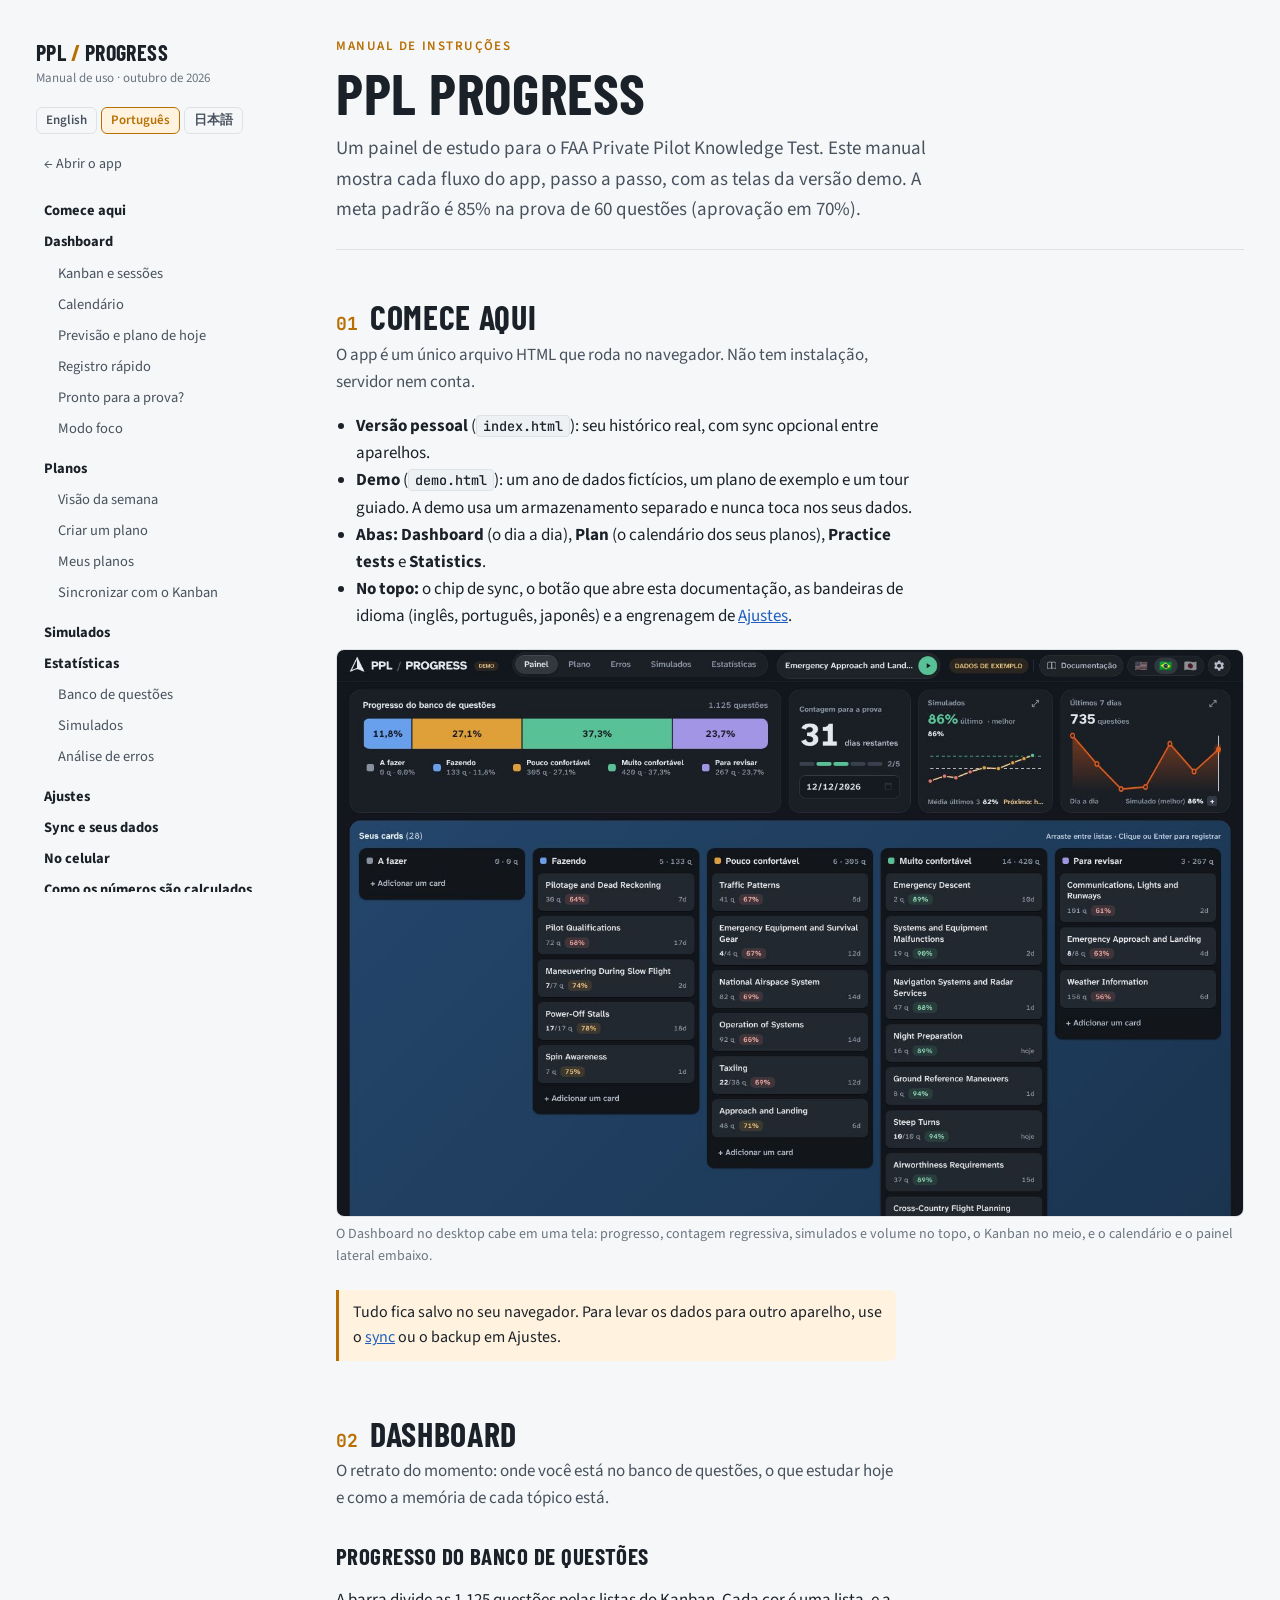
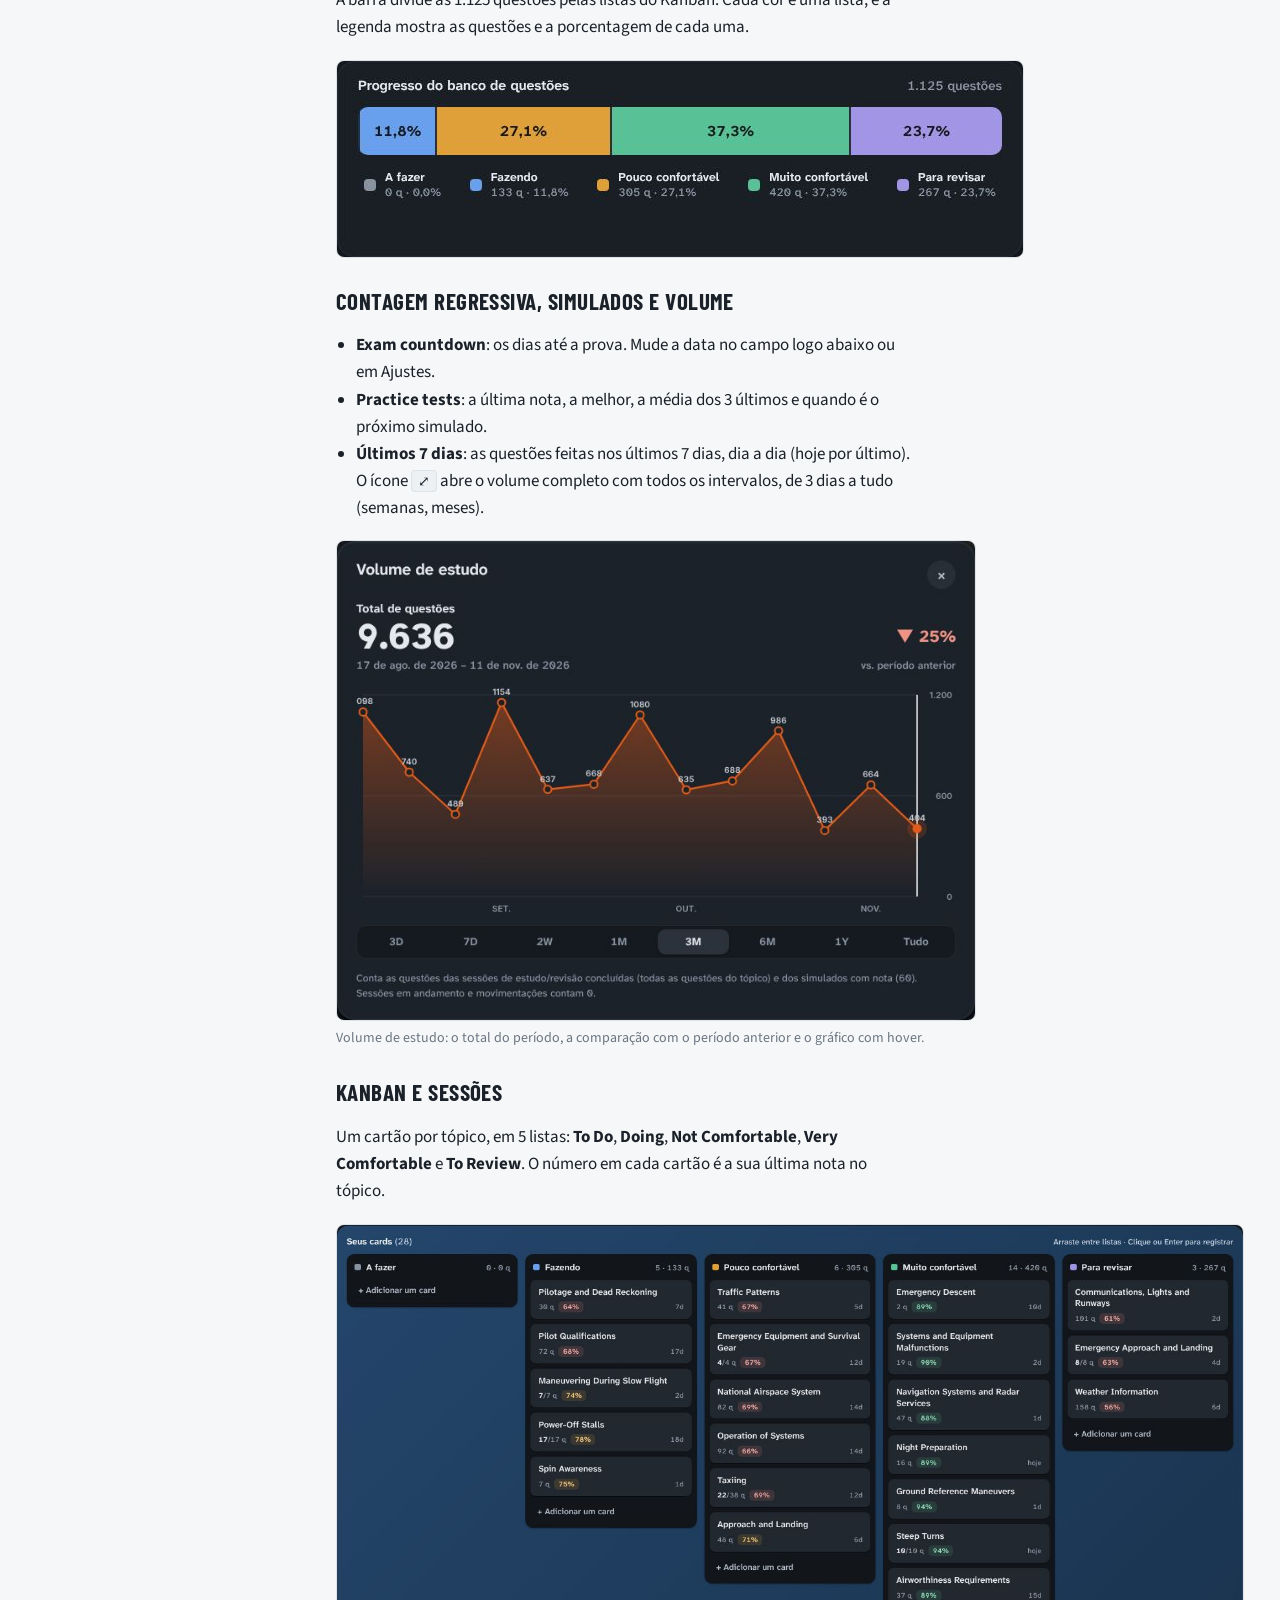
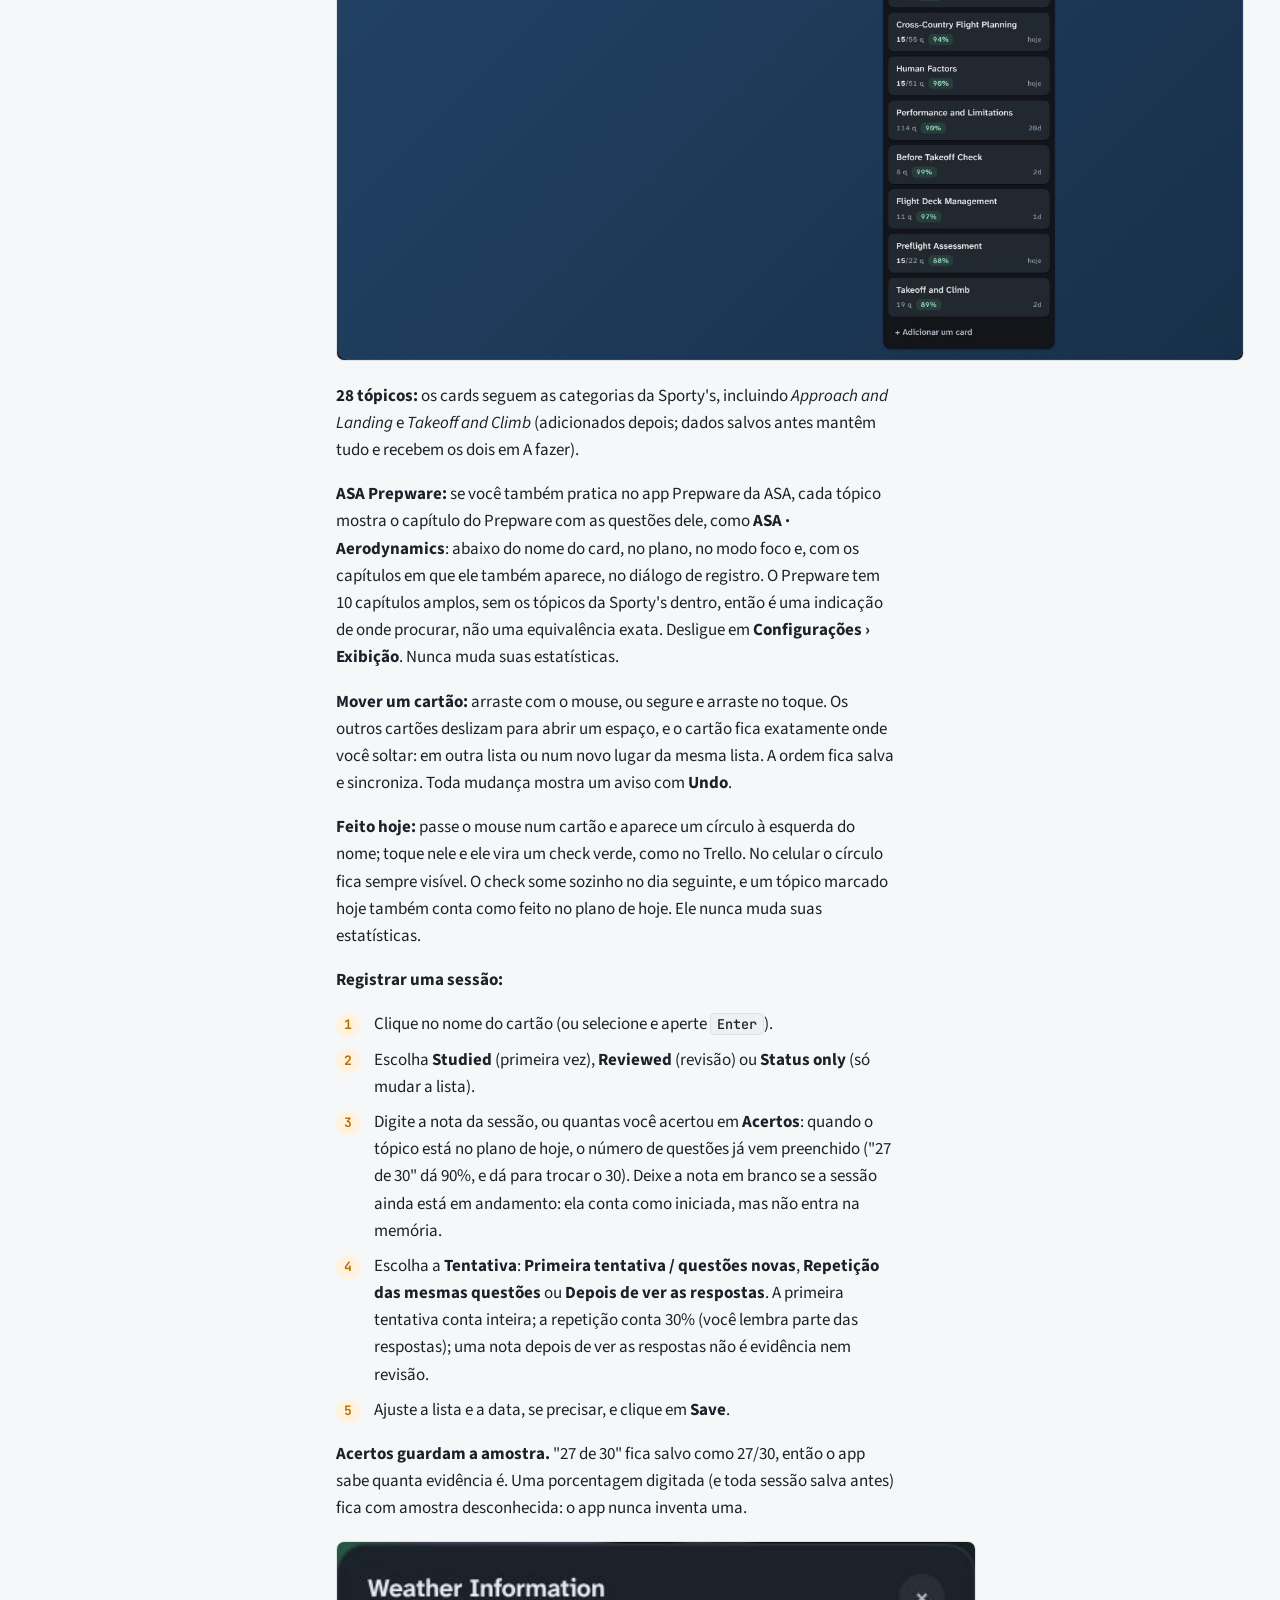
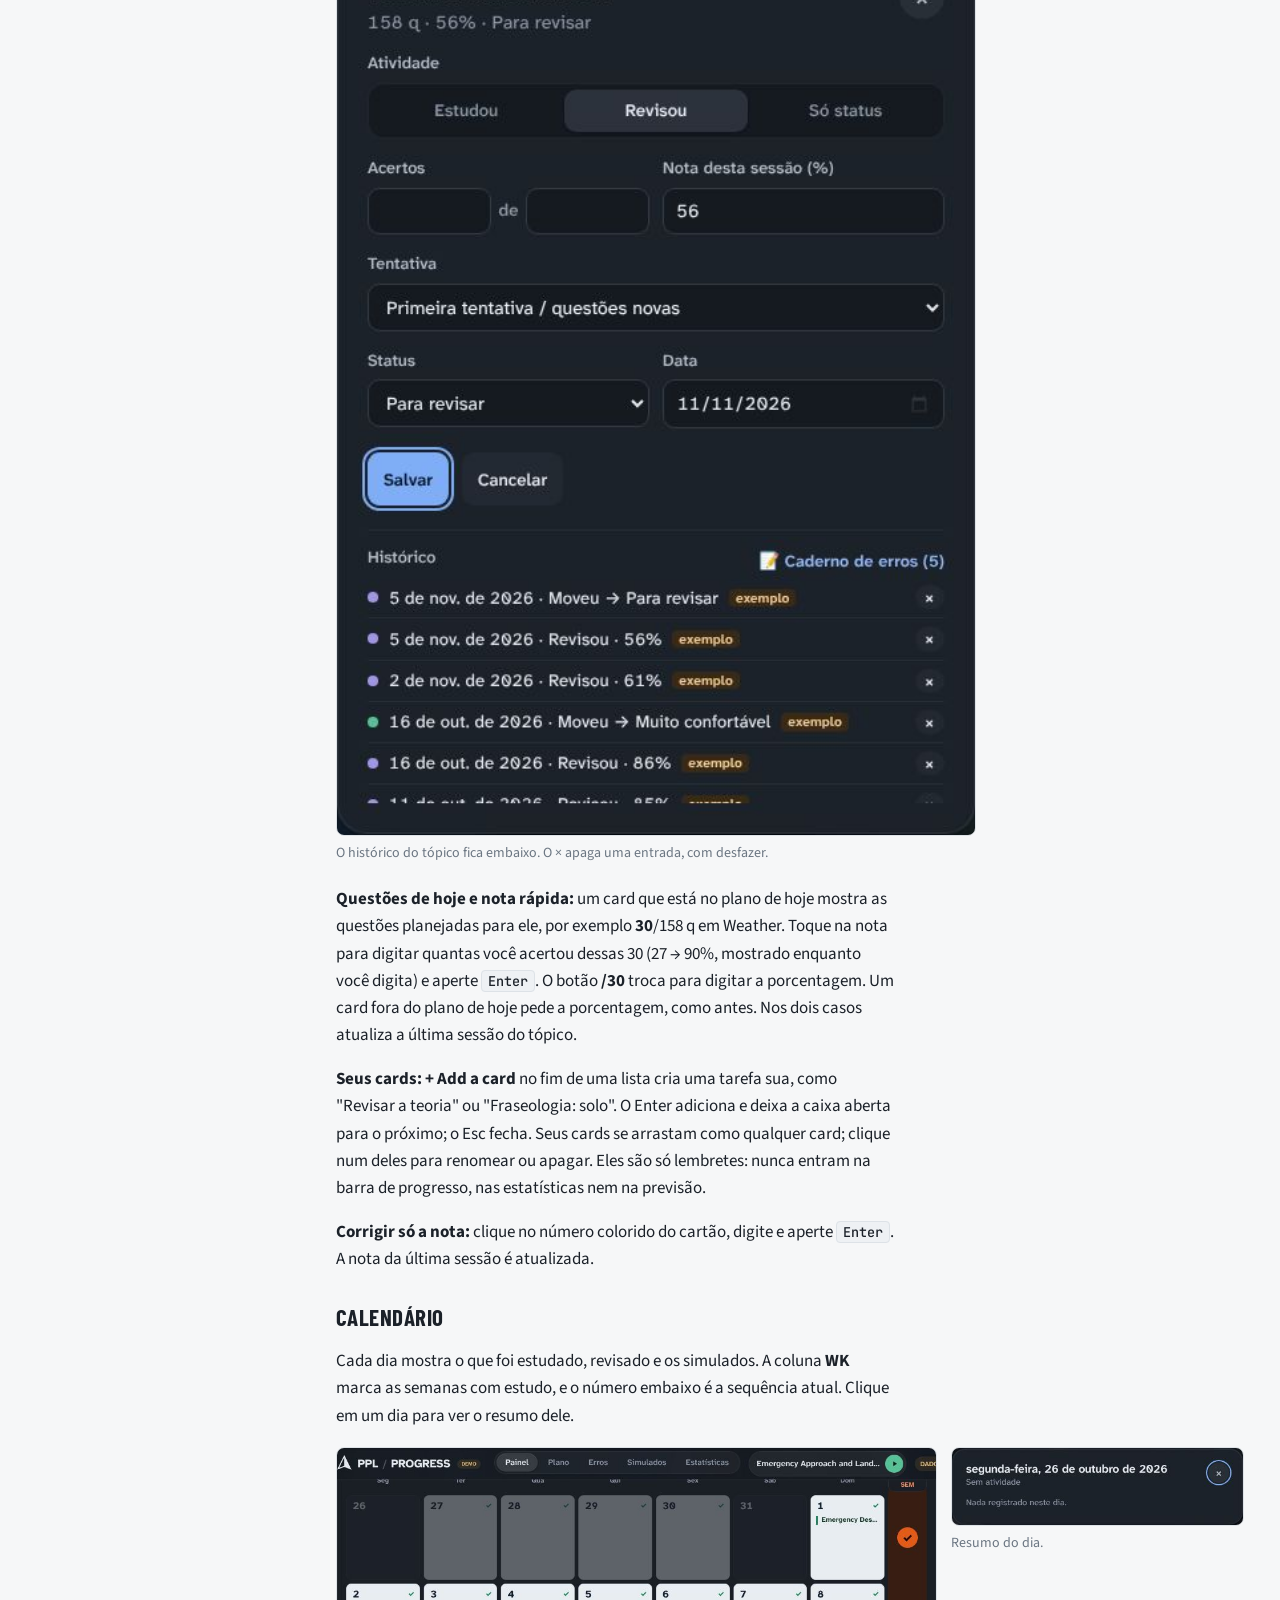
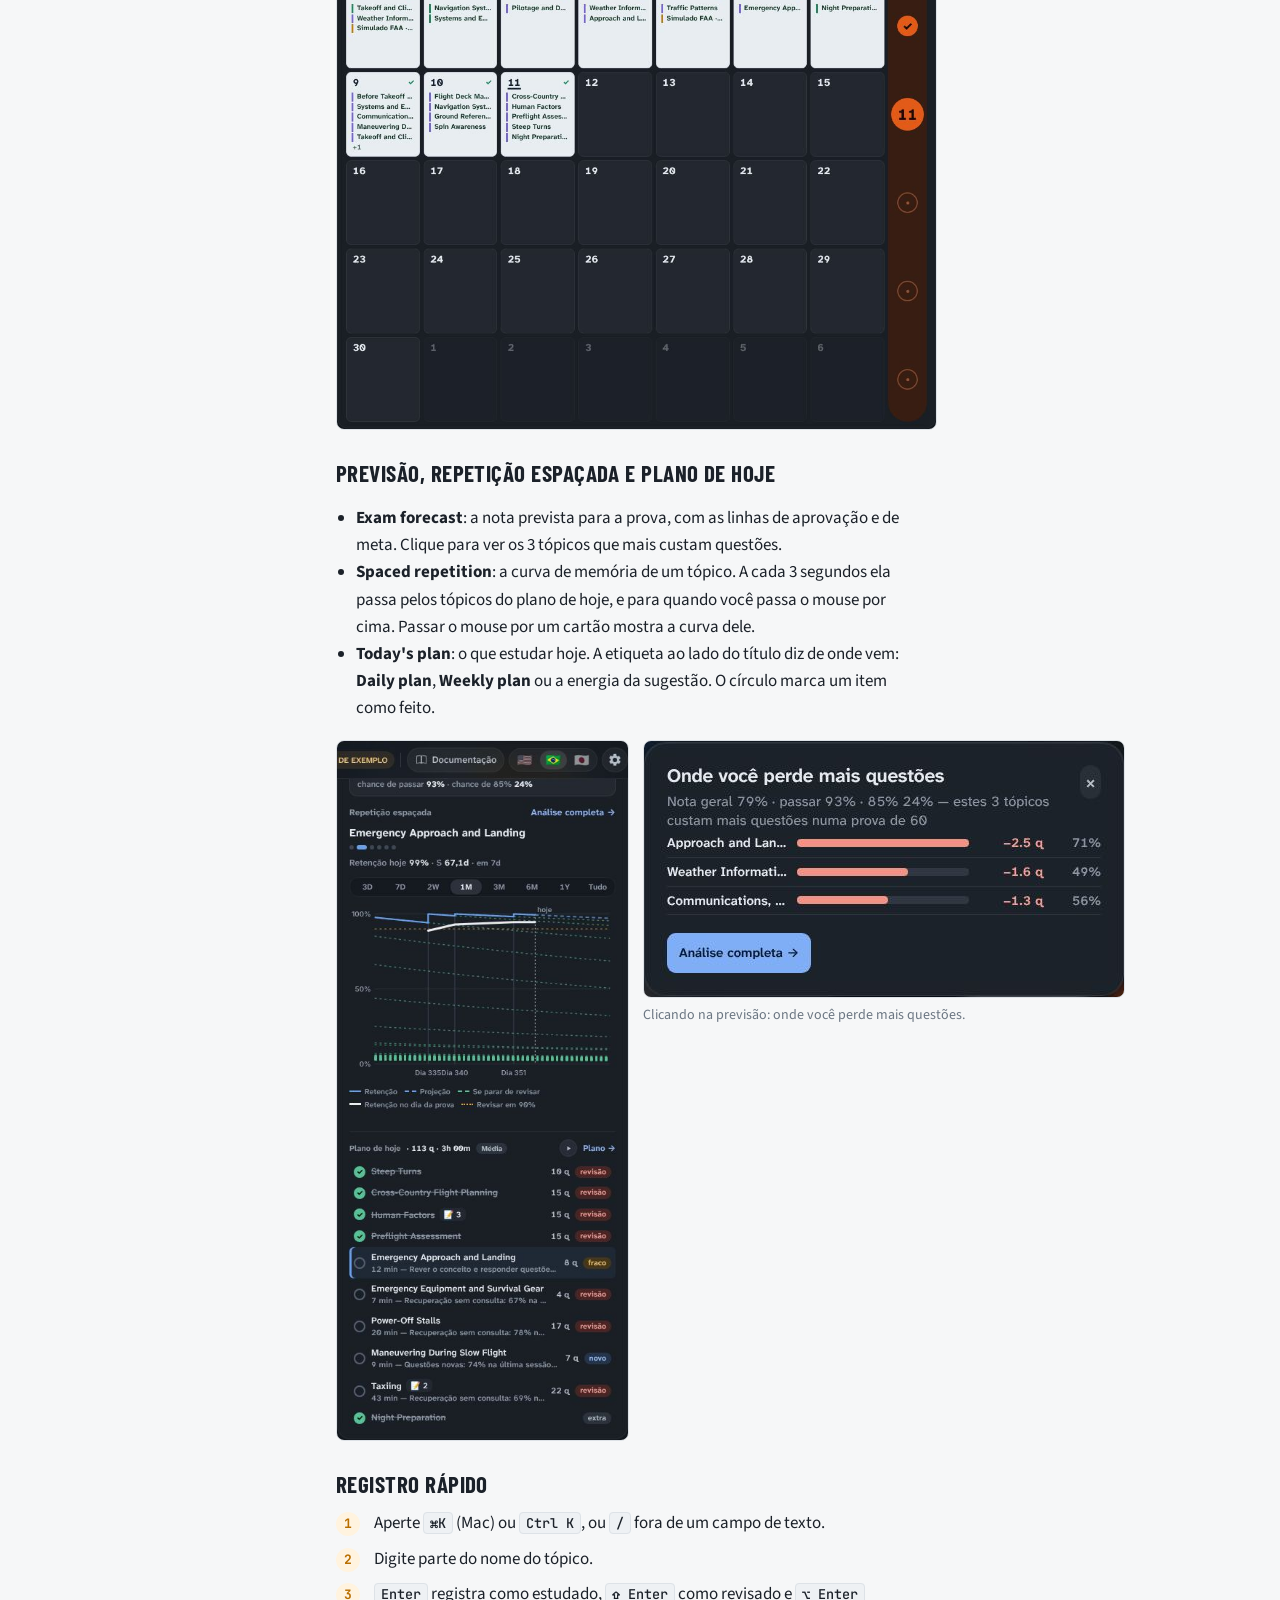
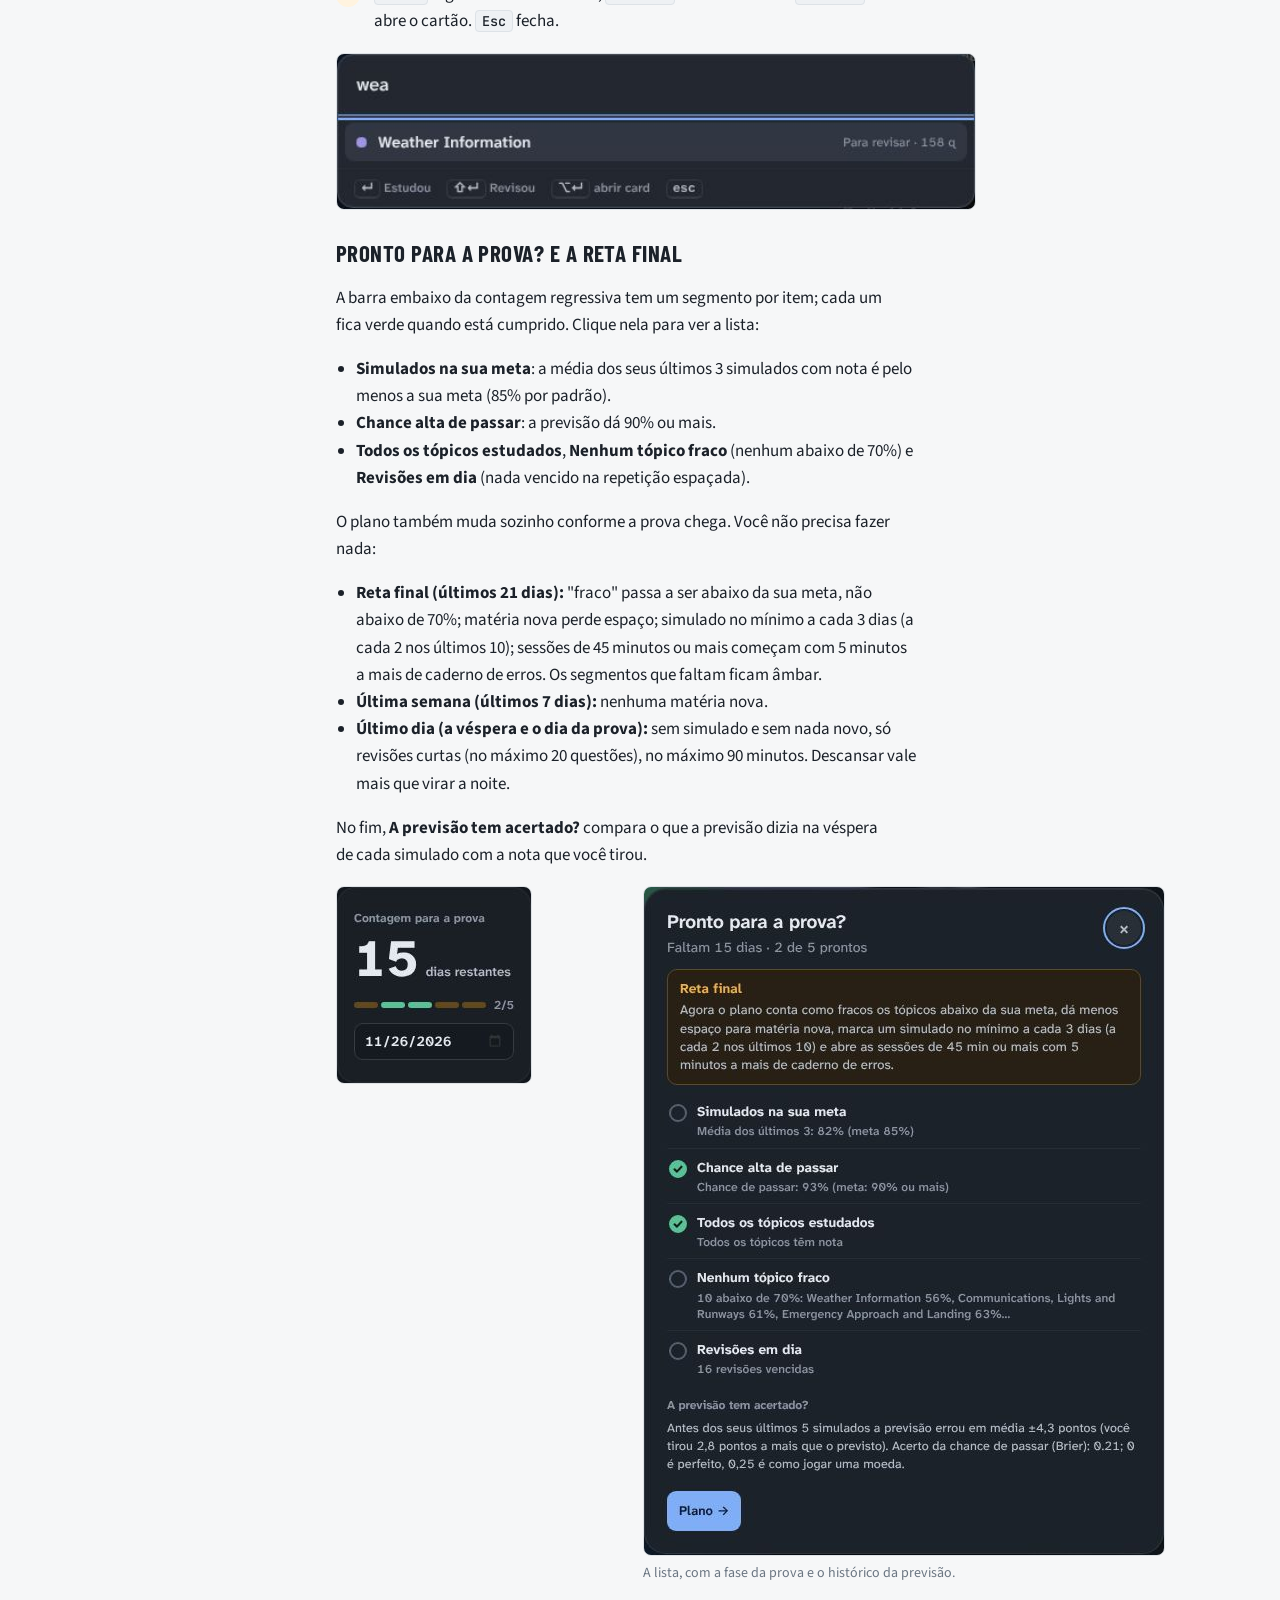
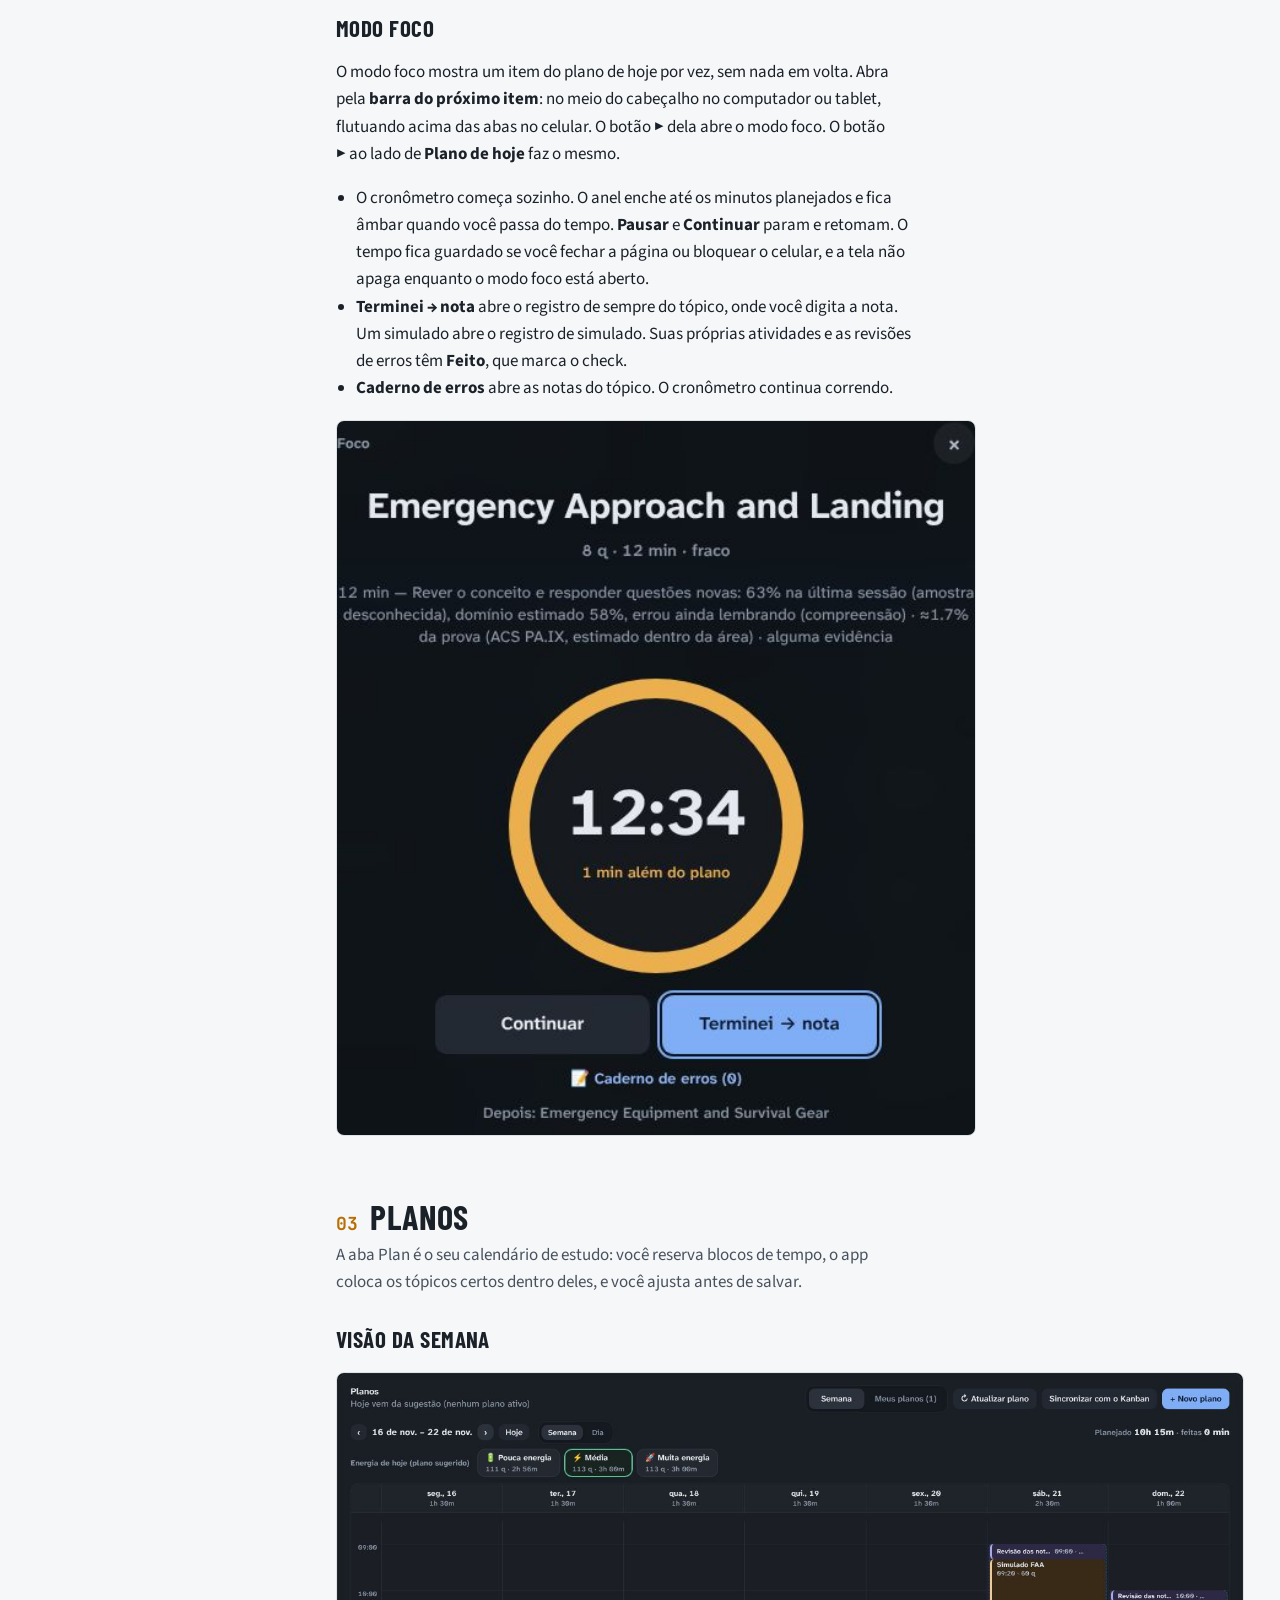
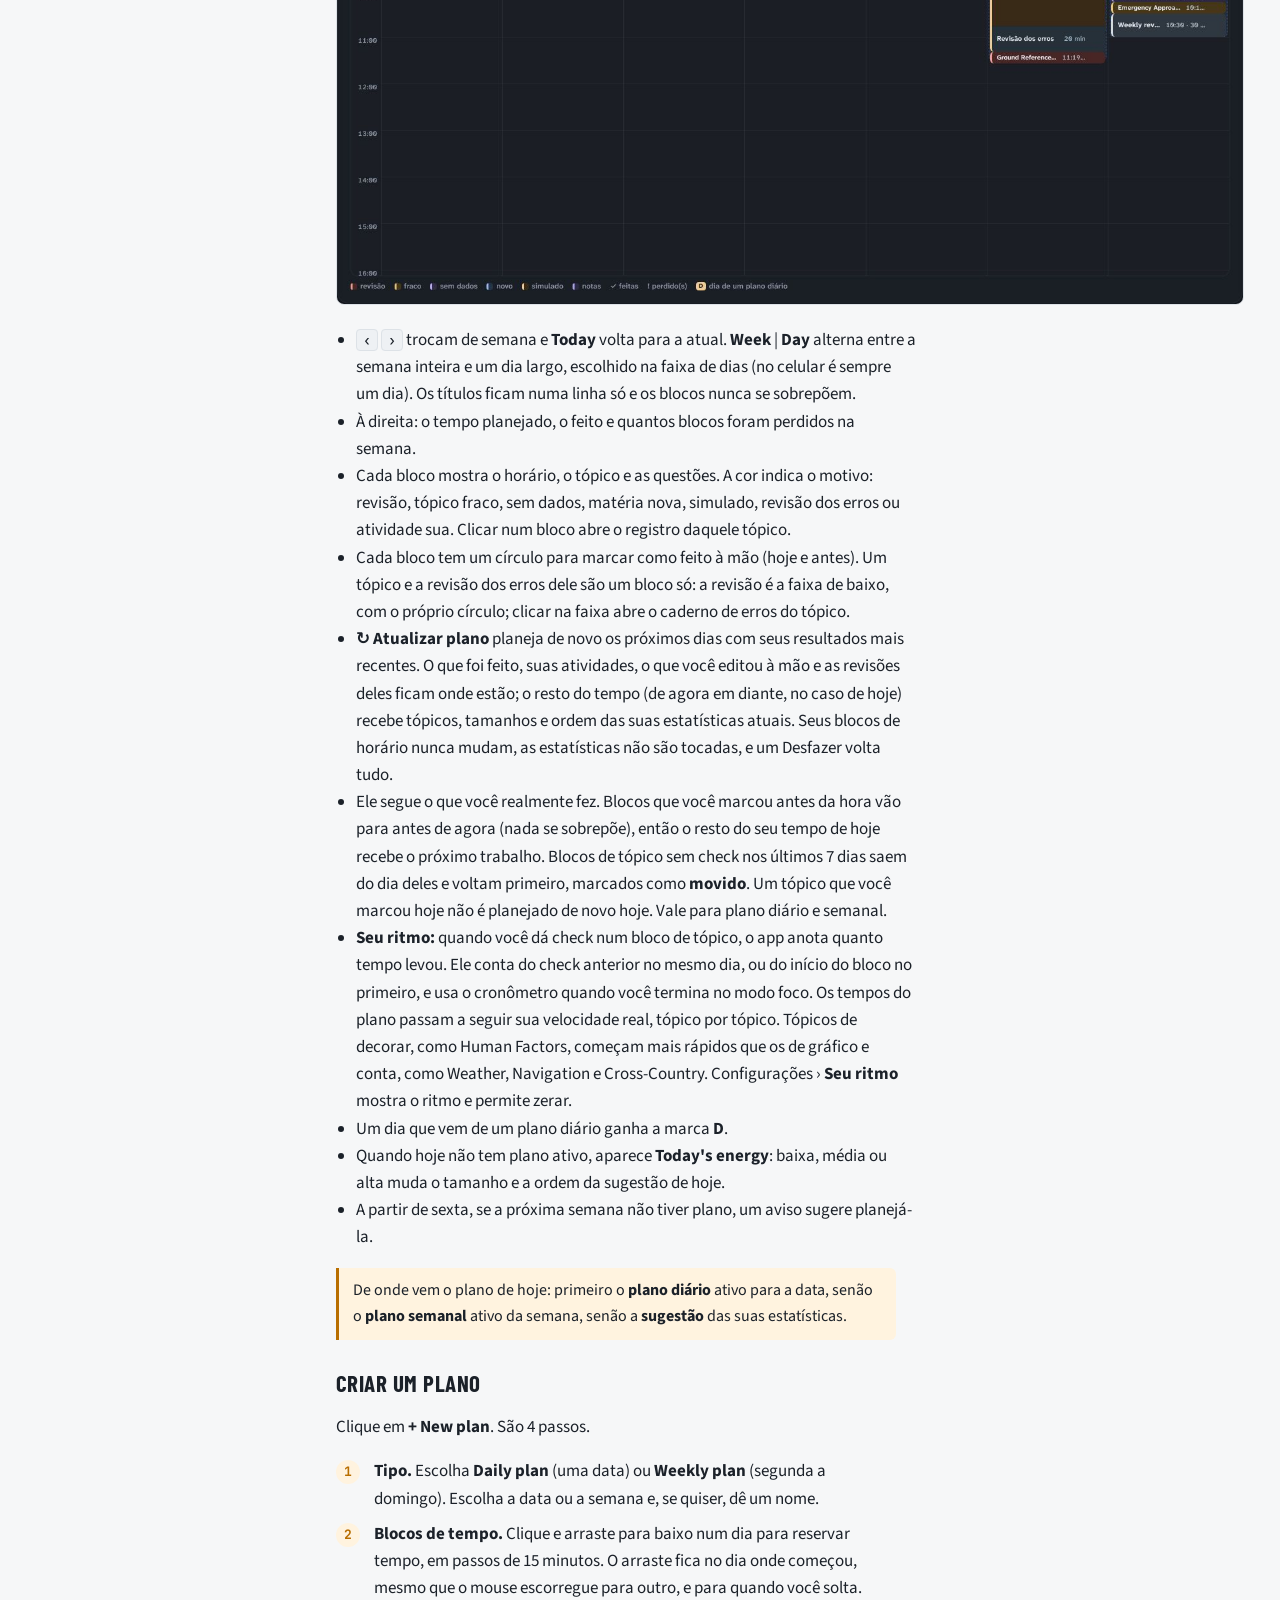
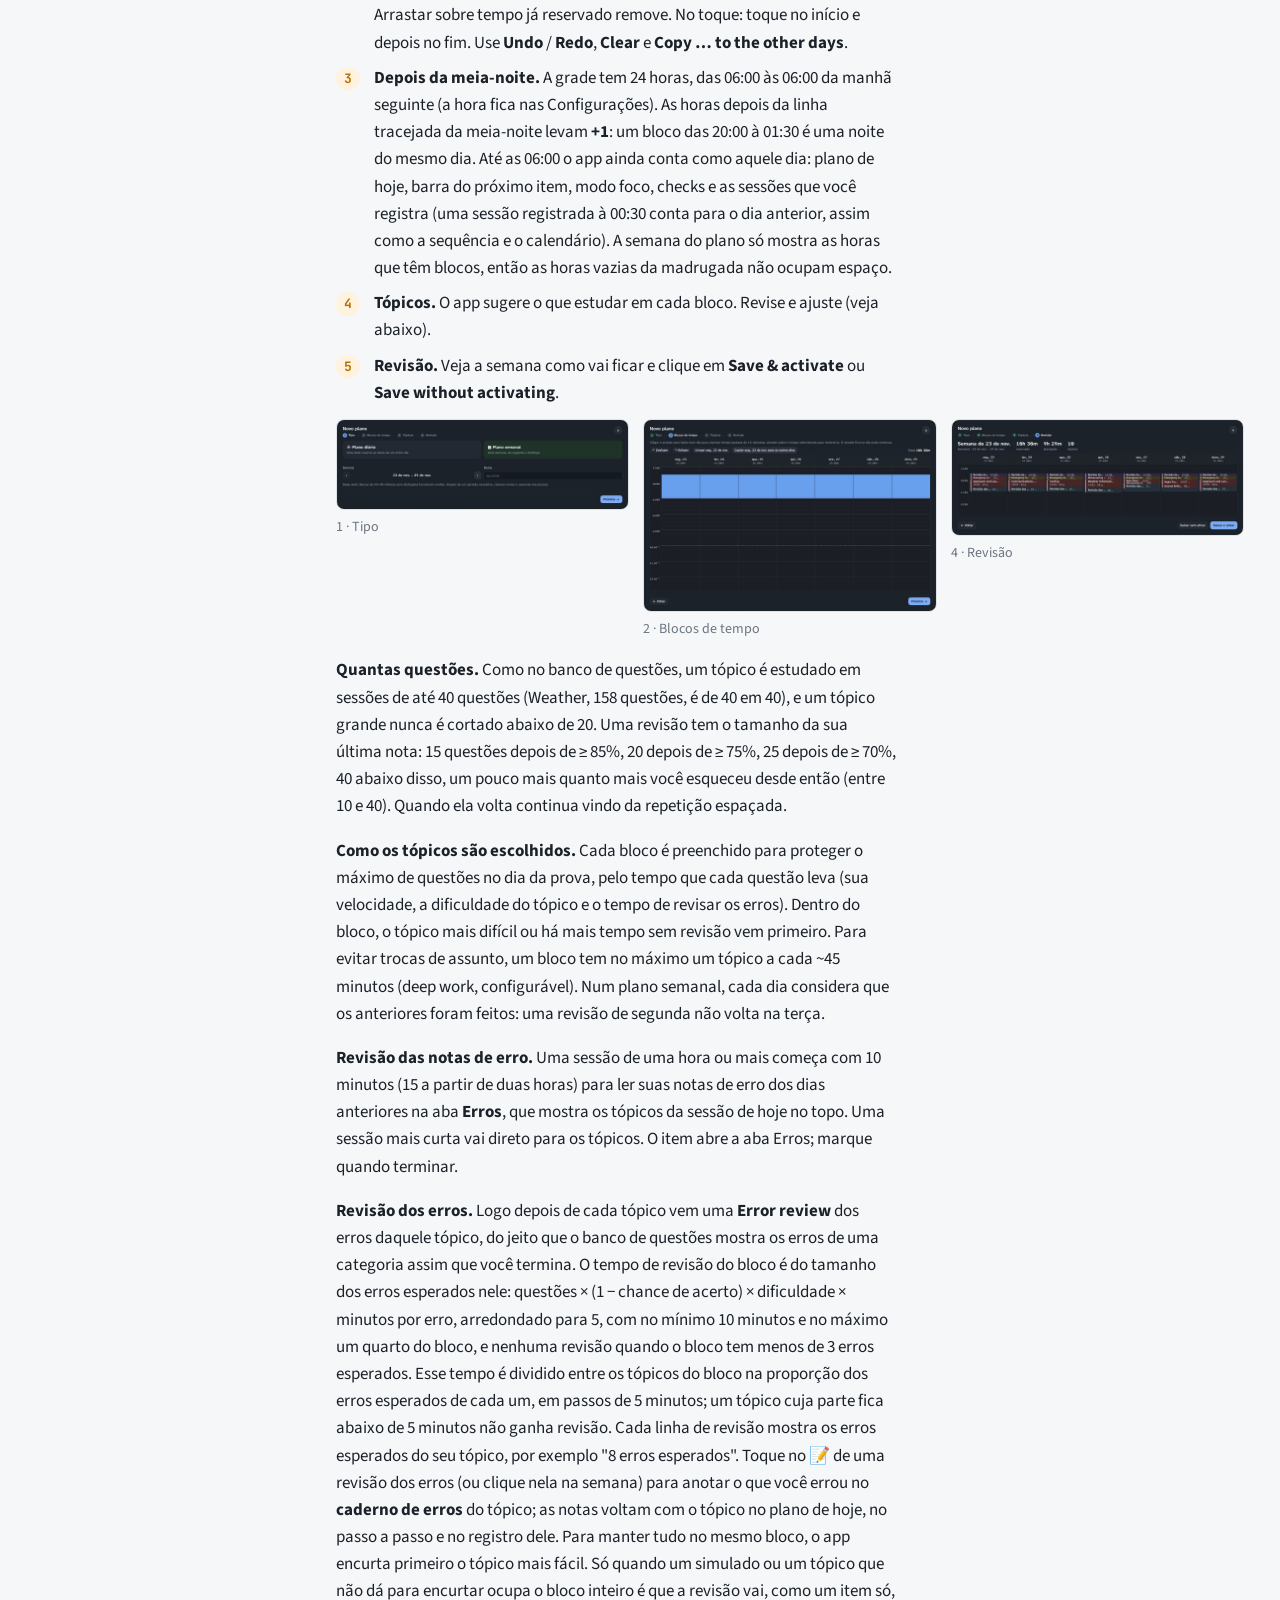
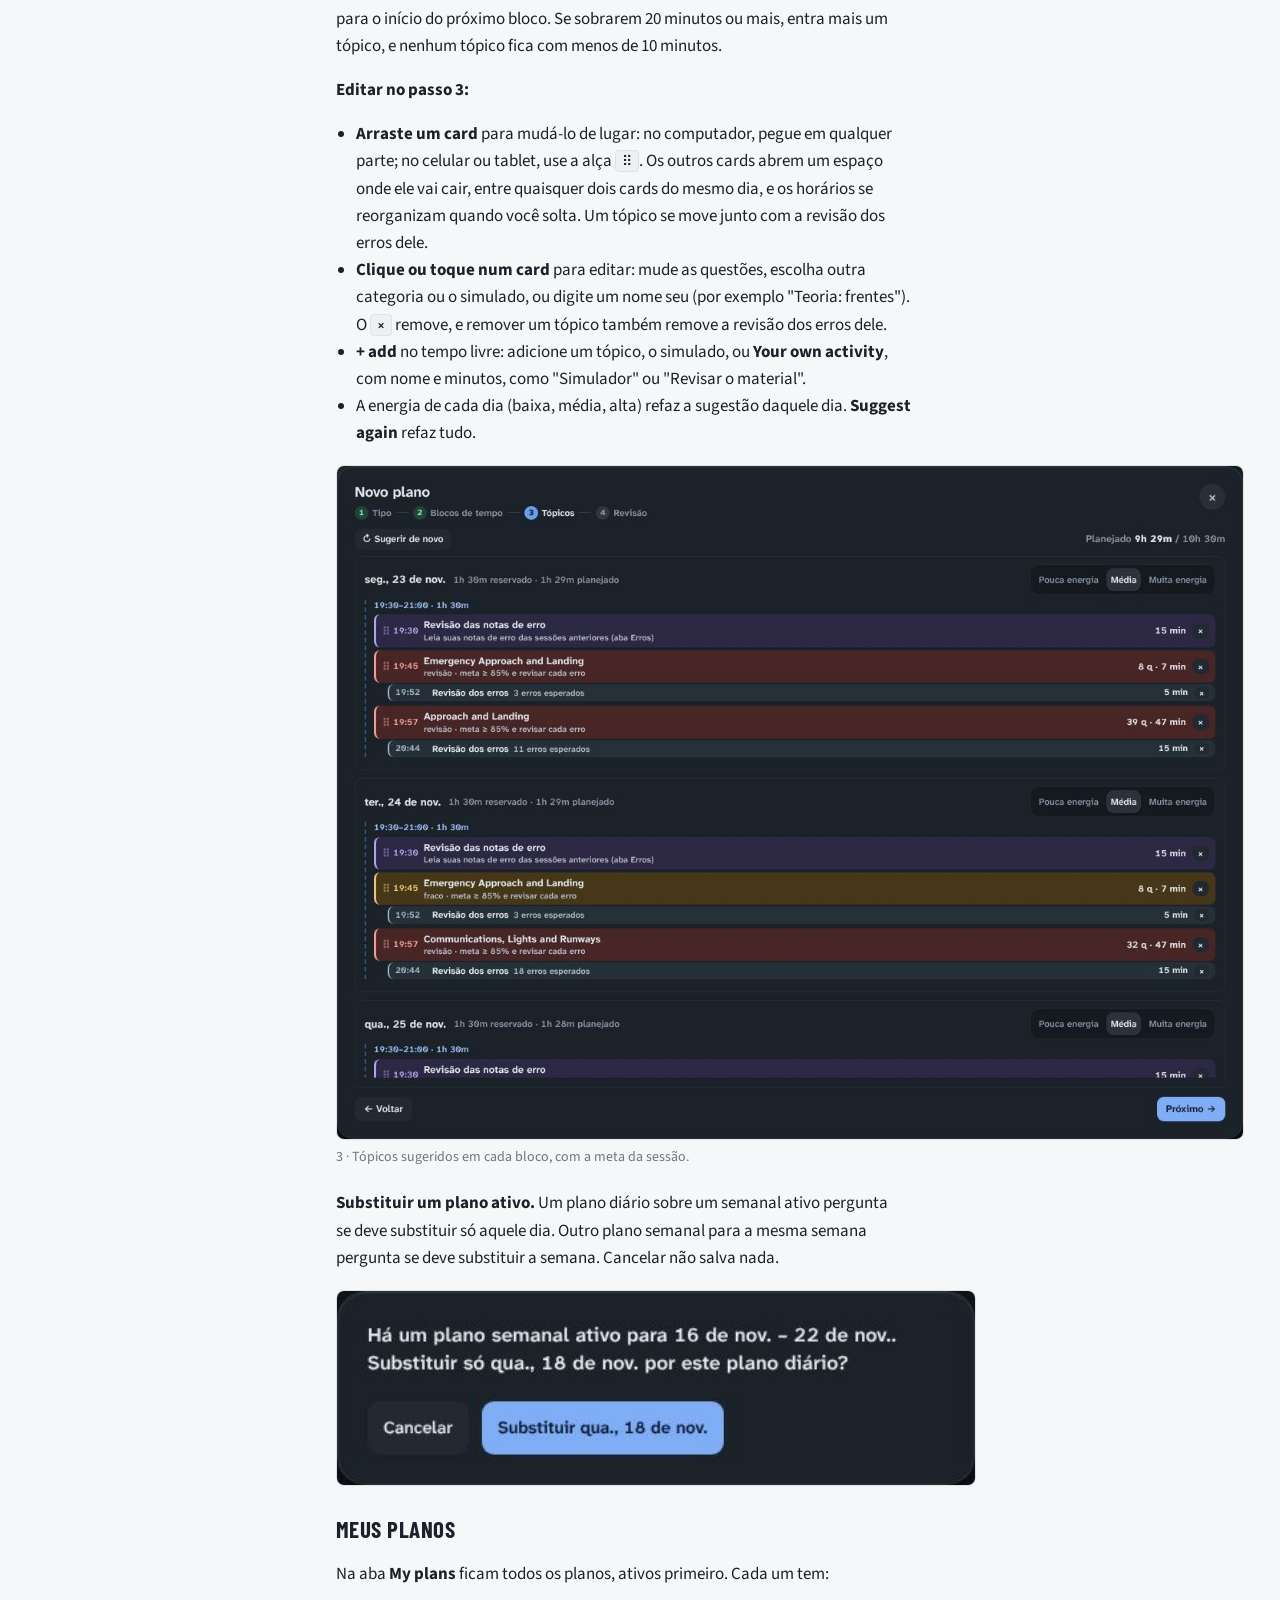
<file: docs/pt.html>
<!doctype html>
<!-- Built by build.py from src/docs/ — edit src/docs/template.html and src/docs/pt.html, then run python3 build.py -->
<html lang="pt-BR">
<head>
<meta charset="utf-8">
<meta name="viewport" content="width=device-width, initial-scale=1, viewport-fit=cover">
<title>PPL Progress — Manual de uso</title>
<link rel="icon" href="data:image/svg+xml,%3Csvg xmlns='http://www.w3.org/2000/svg' viewBox='0 0 64 64'%3E%3Ccircle cx='32' cy='32' r='30' fill='%23000'/%3E%3Cpath d='M32 14 50 46H14z' fill='%23fff'/%3E%3C/svg%3E">
<link rel="alternate" hreflang="en" href="index.html">
<link rel="alternate" hreflang="pt-BR" href="pt.html">
<link rel="alternate" hreflang="ja" href="ja.html">
<link rel="preconnect" href="https://fonts.googleapis.com">
<link rel="stylesheet" href="https://fonts.googleapis.com/css2?family=Barlow+Condensed:wght@600;700&family=Source+Sans+3:wght@400;600;700&family=JetBrains+Mono:wght@500&display=swap">
<style>
/* Layout: a pilot's operating handbook — fixed index on the left (desktop), numbered procedures, screenshots as figures. */
:root {
  --bg: #f6f7f8;
  --paper: #ffffff;
  --ink: #1b2129;
  --ink2: #48525e;
  --muted: #6b7682;
  --line: #dde2e7;
  --accent: #b86e00;        /* taxiway amber */
  --accent-soft: #fff3df;
  --link: #1f5fbf;
  --code-bg: #eef1f4;
  --display: 'Barlow Condensed', 'Arial Narrow', sans-serif;
  --body: 'Source Sans 3', 'Segoe UI', system-ui, 'Hiragino Sans', 'Noto Sans JP', 'Yu Gothic', sans-serif;
  --mono: 'JetBrains Mono', ui-monospace, Menlo, monospace;
}
@media (prefers-color-scheme: dark) {
  :root:not([data-theme="light"]) {
    --bg: #101317; --paper: #171b20; --ink: #e8ecf0; --ink2: #b9c2cc; --muted: #8b96a2; --line: #2a3038;
    --accent: #f2a93b; --accent-soft: #2b2112; --link: #8ab4f8; --code-bg: #232931; color-scheme: dark;
  }
}
:root[data-theme="dark"] {
  --bg: #101317; --paper: #171b20; --ink: #e8ecf0; --ink2: #b9c2cc; --muted: #8b96a2; --line: #2a3038;
  --accent: #f2a93b; --accent-soft: #2b2112; --link: #8ab4f8; --code-bg: #232931; color-scheme: dark;
}
* { box-sizing: border-box; }
body { background: var(--bg); color: var(--ink); font: 400 17px/1.6 var(--body); }
a { color: var(--link); }
.wrap {
  display: grid; grid-template-columns: 260px minmax(0, 1fr); gap: 40px; max-width: 1240px; margin: 0 auto;
  padding-block: 32px 80px; padding-left: max(16px, env(safe-area-inset-left, 0px)); padding-right: max(16px, env(safe-area-inset-right, 0px));
}
nav.toc { position: sticky; top: calc(env(safe-area-inset-top, 0px) + 24px); align-self: start; max-height: calc(100vh - 48px); overflow: auto; font-size: 14.5px; }
.toc .brand { font: 700 22px/1.1 var(--display); letter-spacing: .02em; text-transform: uppercase; margin-bottom: 4px; }
.toc .brand span { color: var(--accent); }
.toc .ver { color: var(--muted); font-size: 13px; margin-bottom: 18px; }
.toc ol { list-style: none; margin: 0; padding: 0; display: grid; gap: 2px; }
.toc ol ol { padding-left: 14px; margin: 2px 0 8px; }
.toc a { display: block; color: var(--ink2); text-decoration: none; padding: 3px 8px; border-radius: 6px; }
.toc a:hover, .toc a:focus-visible { background: var(--code-bg); color: var(--ink); outline: none; }
.toc > ol > li > a { font-weight: 700; color: var(--ink); }
main { min-width: 0; }
header.hero { padding-bottom: 24px; border-bottom: 1px solid var(--line); margin-bottom: 8px; }
.eyebrow { font: 600 13px/1 var(--body); letter-spacing: .12em; text-transform: uppercase; color: var(--accent); }
h1 { font: 700 clamp(38px, 6vw, 58px)/1.02 var(--display); text-transform: uppercase; letter-spacing: .01em; margin: 10px 0 12px; text-wrap: balance; }
.lead { font-size: 19px; color: var(--ink2); max-width: 66ch; margin: 0; }
section.chap { padding-top: 40px; scroll-margin-top: 16px; }
h2 { font: 700 34px/1.1 var(--display); text-transform: uppercase; letter-spacing: .02em; margin: 0 0 6px; display: flex; gap: 12px; align-items: baseline; }
h2 .n { color: var(--accent); font-family: var(--mono); font-size: 18px; letter-spacing: 0; }
h3 { font: 700 23px/1.2 var(--display); letter-spacing: .02em; margin: 30px 0 6px; scroll-margin-top: 16px; text-transform: uppercase; }
p, li { max-width: 70ch; }
.chap > p.intro { color: var(--ink2); margin-top: 0; }
ol.steps { counter-reset: s; list-style: none; padding: 0; margin: 12px 0; display: grid; gap: 8px; }
ol.steps > li { counter-increment: s; position: relative; padding-left: 38px; }
ol.steps > li::before {
  content: counter(s); position: absolute; left: 0; top: 2px; width: 24px; height: 24px; border-radius: 50%;
  background: var(--accent-soft); color: var(--accent); font: 700 13px/24px var(--mono); text-align: center;
}
ul { padding-left: 20px; }
figure { margin: 18px 0 22px; }
figure img {
  display: block; max-width: 100%; height: auto; border: 1px solid var(--line); border-radius: 8px; cursor: zoom-in;
  background: #0d0f12;
}
figure.narrow img { max-width: 420px; width: 100%; }
figure.mid img { max-width: 640px; width: 100%; }
figcaption { font-size: 14px; color: var(--muted); margin-top: 6px; }
.row { display: grid; grid-template-columns: repeat(3, minmax(0, 1fr)); gap: 14px; }
.row figure { margin: 0; }
kbd, code { font: 500 13.5px var(--mono); background: var(--code-bg); border-radius: 4px; padding: 1px 6px; border: 1px solid var(--line); }
.ui { font-weight: 700; color: var(--ink); }
.note { border-left: 3px solid var(--accent); background: var(--accent-soft); padding: 10px 14px; border-radius: 0 6px 6px 0; margin: 14px 0; max-width: 70ch; font-size: 16px; }
.tbl { overflow-x: auto; margin: 12px 0 18px; }
table { border-collapse: collapse; width: 100%; min-width: 560px; font-size: 15.5px; background: var(--paper); border: 1px solid var(--line); border-radius: 8px; }
th, td { text-align: left; padding: 9px 12px; border-bottom: 1px solid var(--line); vertical-align: top; }
th { font: 600 13px var(--body); letter-spacing: .06em; text-transform: uppercase; color: var(--muted); background: var(--code-bg); }
tr:last-child td { border-bottom: 0; }
td:first-child { font-weight: 700; white-space: nowrap; }
.formula { font: 500 14px/1.7 var(--mono); background: var(--code-bg); border: 1px solid var(--line); border-radius: 8px; padding: 12px 14px; overflow-x: auto; white-space: pre; }
.zoom { position: fixed; inset: 0; background: rgba(8, 10, 13, .88); display: grid; place-items: center; z-index: 20; padding: max(16px, env(safe-area-inset-top, 0px)) max(16px, env(safe-area-inset-right, 0px)) max(16px, env(safe-area-inset-bottom, 0px)) max(16px, env(safe-area-inset-left, 0px)); cursor: zoom-out; }
.zoom img { max-width: 100%; max-height: 100%; border-radius: 8px; }
ul.refs li { margin-bottom: 6px; font-size: 15.5px; }
.formula + p, p + .formula { margin-top: 10px; }
.langs { display: flex; gap: 4px; margin: 0 0 16px; flex-wrap: wrap; }
.langs a { font-size: 13px; font-weight: 600; text-decoration: none; color: var(--ink2); border: 1px solid var(--line); border-radius: 6px; padding: 2px 9px; }
.langs a[aria-current] { background: var(--accent-soft); color: var(--accent); border-color: var(--accent); }
.applink { display: inline-block; font-size: 14px; margin-bottom: 18px; }
:lang(ja) h1, :lang(ja) h2, :lang(ja) h3 { text-transform: none; letter-spacing: 0; }
@media (max-width: 900px) {
  .wrap { grid-template-columns: minmax(0, 1fr); gap: 0; }
  nav.toc { position: static; max-height: none; border-bottom: 1px solid var(--line); padding-bottom: 16px; margin-bottom: 8px; }
  nav.toc ol ol { display: none; }
  nav.toc > ol { grid-template-columns: repeat(2, minmax(0, 1fr)); }
  .row { grid-template-columns: minmax(0, 1fr); }
}
@media (prefers-reduced-motion: no-preference) { html { scroll-behavior: smooth; } }

</style>
</head>
<body>
<div class="wrap">
<nav class="toc" aria-label="Índice">
  <div class="brand">PPL <span>/</span> Progress</div>
  <div class="ver">Manual de uso · outubro de 2026</div>
  <div class="langs" role="group" aria-label="Language"><a href="index.html" hreflang="en">English</a><a href="pt.html" hreflang="pt-BR" aria-current="page">Português</a><a href="ja.html" hreflang="ja">日本語</a></div>
  <a class="applink" href="../">← Abrir o app</a>
  <ol>
    <li><a href="#start">Comece aqui</a></li>
    <li><a href="#dashboard">Dashboard</a>
      <ol>
        <li><a href="#kanban">Kanban e sessões</a></li>
        <li><a href="#calendar">Calendário</a></li>
        <li><a href="#side-panel">Previsão e plano de hoje</a></li>
        <li><a href="#quick-log">Registro rápido</a></li>
        <li><a href="#ready">Pronto para a prova?</a></li>
        <li><a href="#focus">Modo foco</a></li>
      </ol>
    </li>
    <li><a href="#plans">Planos</a>
      <ol>
        <li><a href="#week">Visão da semana</a></li>
        <li><a href="#create-plan">Criar um plano</a></li>
        <li><a href="#my-plans">Meus planos</a></li>
        <li><a href="#kanban-sync">Sincronizar com o Kanban</a></li>
      </ol>
    </li>
    <li><a href="#tests">Simulados</a></li>
    <li><a href="#statistics">Estatísticas</a>
      <ol>
        <li><a href="#bank">Banco de questões</a></li>
        <li><a href="#stats-tests">Simulados</a></li>
        <li><a href="#errors-tab">Análise de erros</a></li>
      </ol>
    </li>
    <li><a href="#settings">Ajustes</a></li>
    <li><a href="#data">Sync e seus dados</a></li>
    <li><a href="#phone">No celular</a></li>
    <li><a href="#math">Como os números são calculados</a></li>
    <li><a href="#science">A ciência por trás</a>
      <ol>
        <li><a href="#sci-memory">Memória e revisões</a></li>
        <li><a href="#sci-score">Nota esperada</a></li>
        <li><a href="#sci-tests">Simulados</a></li>
        <li><a href="#sci-plan">O plano</a></li>
        <li><a href="#sci-newport">Deep work (Cal Newport)</a></li>
        <li><a href="#sci-refs">Referências</a></li>
      </ol>
    </li>
  </ol>
</nav>

<main>
<header class="hero">
  <div class="eyebrow">Manual de instruções</div>
  <h1>PPL Progress</h1>
  <p class="lead">Um painel de estudo para o FAA Private Pilot Knowledge Test. Este manual mostra cada fluxo do app, passo a passo, com as telas da versão demo. A meta padrão é 85% na prova de 60 questões (aprovação em 70%).</p>
</header>

<section class="chap" id="start">
  <h2><span class="n">01</span>Comece aqui</h2>
  <p class="intro">O app é um único arquivo HTML que roda no navegador. Não tem instalação, servidor nem conta.</p>
  <ul>
    <li><b>Versão pessoal</b> (<code>index.html</code>): seu histórico real, com sync opcional entre aparelhos.</li>
    <li><b>Demo</b> (<code>demo.html</code>): um ano de dados fictícios, um plano de exemplo e um tour guiado. A demo usa um armazenamento separado e nunca toca nos seus dados.</li>
    <li><b>Abas:</b> <span class="ui">Dashboard</span> (o dia a dia), <span class="ui">Plan</span> (o calendário dos seus planos), <span class="ui">Practice tests</span> e <span class="ui">Statistics</span>.</li>
    <li><b>No topo:</b> o chip de sync, o botão que abre esta documentação, as bandeiras de idioma (inglês, português, japonês) e a engrenagem de <a href="#settings">Ajustes</a>.</li>
  </ul>
  <figure>
    <img src="img/pt/dash.jpg" alt="Dashboard completo no desktop com progresso, Kanban, calendário e painel lateral" loading="lazy">
    <figcaption>O Dashboard no desktop cabe em uma tela: progresso, contagem regressiva, simulados e volume no topo, o Kanban no meio, e o calendário e o painel lateral embaixo.</figcaption>
  </figure>
  <p class="note">Tudo fica salvo no seu navegador. Para levar os dados para outro aparelho, use o <a href="#data">sync</a> ou o backup em Ajustes.</p>
</section>

<section class="chap" id="dashboard">
  <h2><span class="n">02</span>Dashboard</h2>
  <p class="intro">O retrato do momento: onde você está no banco de questões, o que estudar hoje e como a memória de cada tópico está.</p>

  <h3>Progresso do banco de questões</h3>
  <p>A barra divide as 1.125 questões pelas listas do Kanban. Cada cor é uma lista, e a legenda mostra as questões e a porcentagem de cada uma.</p>
  <figure><img src="img/pt/dash-progress.jpg" alt="Barra de progresso do banco de questões" loading="lazy"></figure>

  <h3>Contagem regressiva, simulados e volume</h3>
  <ul>
    <li><span class="ui">Exam countdown</span>: os dias até a prova. Mude a data no campo logo abaixo ou em Ajustes.</li>
    <li><span class="ui">Practice tests</span>: a última nota, a melhor, a média dos 3 últimos e quando é o próximo simulado.</li>
    <li><span class="ui">Últimos 7 dias</span>: as questões feitas nos últimos 7 dias, dia a dia (hoje por último). O ícone <kbd>⤢</kbd> abre o volume completo com todos os intervalos, de 3 dias a tudo (semanas, meses).</li>
  </ul>
  <figure class="mid"><img src="img/pt/volume.jpg" alt="Diálogo de volume de estudo" loading="lazy"><figcaption>Volume de estudo: o total do período, a comparação com o período anterior e o gráfico com hover.</figcaption></figure>

  <h3 id="kanban">Kanban e sessões</h3>
  <p>Um cartão por tópico, em 5 listas: <span class="ui">To Do</span>, <span class="ui">Doing</span>, <span class="ui">Not Comfortable</span>, <span class="ui">Very Comfortable</span> e <span class="ui">To Review</span>. O número em cada cartão é a sua última nota no tópico.</p>
  <figure><img src="img/pt/dash-board.jpg" alt="Kanban com as cinco listas" loading="lazy"></figure>
  <p><b>28 tópicos:</b> os cards seguem as categorias da Sporty's, incluindo <i>Approach and Landing</i> e <i>Takeoff and Climb</i> (adicionados depois; dados salvos antes mantêm tudo e recebem os dois em A fazer).</p>
  <p><b>ASA Prepware:</b> se você também pratica no app Prepware da ASA, cada tópico mostra o capítulo do Prepware com as questões dele, como <span class="ui">ASA · Aerodynamics</span>: abaixo do nome do card, no plano, no modo foco e, com os capítulos em que ele também aparece, no diálogo de registro. O Prepware tem 10 capítulos amplos, sem os tópicos da Sporty's dentro, então é uma indicação de onde procurar, não uma equivalência exata. Desligue em <span class="ui">Configurações › Exibição</span>. Nunca muda suas estatísticas.</p>
  <p><b>Mover um cartão:</b> arraste com o mouse, ou segure e arraste no toque. Os outros cartões deslizam para abrir um espaço, e o cartão fica exatamente onde você soltar: em outra lista ou num novo lugar da mesma lista. A ordem fica salva e sincroniza. Toda mudança mostra um aviso com <span class="ui">Undo</span>.</p>
  <p><b>Feito hoje:</b> passe o mouse num cartão e aparece um círculo à esquerda do nome; toque nele e ele vira um check verde, como no Trello. No celular o círculo fica sempre visível. O check some sozinho no dia seguinte, e um tópico marcado hoje também conta como feito no plano de hoje. Ele nunca muda suas estatísticas.</p>
  <p><b>Registrar uma sessão:</b></p>
  <ol class="steps">
    <li>Clique no nome do cartão (ou selecione e aperte <kbd>Enter</kbd>).</li>
    <li>Escolha <span class="ui">Studied</span> (primeira vez), <span class="ui">Reviewed</span> (revisão) ou <span class="ui">Status only</span> (só mudar a lista).</li>
    <li>Digite a nota da sessão, ou quantas você acertou em <span class="ui">Acertos</span>: quando o tópico está no plano de hoje, o número de questões já vem preenchido ("27 de 30" dá 90%, e dá para trocar o 30). Deixe a nota em branco se a sessão ainda está em andamento: ela conta como iniciada, mas não entra na memória.</li>
    <li>Escolha a <span class="ui">Tentativa</span>: <span class="ui">Primeira tentativa / questões novas</span>, <span class="ui">Repetição das mesmas questões</span> ou <span class="ui">Depois de ver as respostas</span>. A primeira tentativa conta inteira; a repetição conta 30% (você lembra parte das respostas); uma nota depois de ver as respostas não é evidência nem revisão.</li>
    <li>Ajuste a lista e a data, se precisar, e clique em <span class="ui">Save</span>.</li>
  </ol>
  <p><b>Acertos guardam a amostra.</b> "27 de 30" fica salvo como 27/30, então o app sabe quanta evidência é. Uma porcentagem digitada (e toda sessão salva antes) fica com amostra desconhecida: o app nunca inventa uma.</p>
  <figure class="mid"><img src="img/pt/log.jpg" alt="Diálogo de registro de sessão" loading="lazy"><figcaption>O histórico do tópico fica embaixo. O × apaga uma entrada, com desfazer.</figcaption></figure>
  <p><b>Questões de hoje e nota rápida:</b> um card que está no plano de hoje mostra as questões planejadas para ele, por exemplo <b>30</b>/158 q em Weather. Toque na nota para digitar quantas você acertou dessas 30 (27 → 90%, mostrado enquanto você digita) e aperte <kbd>Enter</kbd>. O botão <span class="ui">/30</span> troca para digitar a porcentagem. Um card fora do plano de hoje pede a porcentagem, como antes. Nos dois casos atualiza a última sessão do tópico.</p>
  <p><b>Seus cards:</b> <span class="ui">+ Add a card</span> no fim de uma lista cria uma tarefa sua, como "Revisar a teoria" ou "Fraseologia: solo". O Enter adiciona e deixa a caixa aberta para o próximo; o Esc fecha. Seus cards se arrastam como qualquer card; clique num deles para renomear ou apagar. Eles são só lembretes: nunca entram na barra de progresso, nas estatísticas nem na previsão.</p>
  <p><b>Corrigir só a nota:</b> clique no número colorido do cartão, digite e aperte <kbd>Enter</kbd>. A nota da última sessão é atualizada.</p>

  <h3 id="calendar">Calendário</h3>
  <p>Cada dia mostra o que foi estudado, revisado e os simulados. A coluna <span class="ui">WK</span> marca as semanas com estudo, e o número embaixo é a sequência atual. Clique em um dia para ver o resumo dele.</p>
  <div class="row">
    <figure style="grid-column: span 2"><img src="img/pt/dash-cal.jpg" alt="Calendário do mês" loading="lazy"></figure>
    <figure><img src="img/pt/day.jpg" alt="Resumo de um dia" loading="lazy"><figcaption>Resumo do dia.</figcaption></figure>
  </div>

  <h3 id="side-panel">Previsão, repetição espaçada e plano de hoje</h3>
  <ul>
    <li><span class="ui">Exam forecast</span>: a nota prevista para a prova, com as linhas de aprovação e de meta. Clique para ver os 3 tópicos que mais custam questões.</li>
    <li><span class="ui">Spaced repetition</span>: a curva de memória de um tópico. A cada 3 segundos ela passa pelos tópicos do plano de hoje, e para quando você passa o mouse por cima. Passar o mouse por um cartão mostra a curva dele.</li>
    <li><span class="ui">Today's plan</span>: o que estudar hoje. A etiqueta ao lado do título diz de onde vem: <span class="ui">Daily plan</span>, <span class="ui">Weekly plan</span> ou a energia da sugestão. O círculo marca um item como feito.</li>
  </ul>
  <div class="row">
    <figure><img src="img/pt/dash-side.jpg" alt="Painel lateral com previsão, curva e plano de hoje" loading="lazy"></figure>
    <figure style="grid-column: span 2"><img src="img/pt/fctop.jpg" alt="Onde você perde mais questões" loading="lazy"><figcaption>Clicando na previsão: onde você perde mais questões.</figcaption></figure>
  </div>

  <h3 id="quick-log">Registro rápido</h3>
  <ol class="steps">
    <li>Aperte <kbd>⌘K</kbd> (Mac) ou <kbd>Ctrl K</kbd>, ou <kbd>/</kbd> fora de um campo de texto.</li>
    <li>Digite parte do nome do tópico.</li>
    <li><kbd>Enter</kbd> registra como estudado, <kbd>⇧ Enter</kbd> como revisado e <kbd>⌥ Enter</kbd> abre o cartão. <kbd>Esc</kbd> fecha.</li>
  </ol>
  <figure class="mid"><img src="img/pt/palette.jpg" alt="Paleta de registro rápido" loading="lazy"></figure>

  <h3 id="ready">Pronto para a prova? e a reta final</h3>
  <p>A barra embaixo da contagem regressiva tem um segmento por item; cada um fica verde quando está cumprido. Clique nela para ver a lista:</p>
  <ul>
    <li><span class="ui">Simulados na sua meta</span>: a média dos seus últimos 3 simulados com nota é pelo menos a sua meta (85% por padrão).</li>
    <li><span class="ui">Chance alta de passar</span>: a previsão dá 90% ou mais.</li>
    <li><span class="ui">Todos os tópicos estudados</span>, <span class="ui">Nenhum tópico fraco</span> (nenhum abaixo de 70%) e <span class="ui">Revisões em dia</span> (nada vencido na repetição espaçada).</li>
  </ul>
  <p>O plano também muda sozinho conforme a prova chega. Você não precisa fazer nada:</p>
  <ul>
    <li><b>Reta final (últimos 21 dias):</b> "fraco" passa a ser abaixo da sua meta, não abaixo de 70%; matéria nova perde espaço; simulado no mínimo a cada 3 dias (a cada 2 nos últimos 10); sessões de 45 minutos ou mais começam com 5 minutos a mais de caderno de erros. Os segmentos que faltam ficam âmbar.</li>
    <li><b>Última semana (últimos 7 dias):</b> nenhuma matéria nova.</li>
    <li><b>Último dia (a véspera e o dia da prova):</b> sem simulado e sem nada novo, só revisões curtas (no máximo 20 questões), no máximo 90 minutos. Descansar vale mais que virar a noite.</li>
  </ul>
  <p>No fim, <span class="ui">A previsão tem acertado?</span> compara o que a previsão dizia na véspera de cada simulado com a nota que você tirou.</p>
  <div class="row">
    <figure><img src="img/pt/ready-meter.jpg" alt="Barra de prontidão embaixo da contagem" loading="lazy"></figure>
    <figure style="grid-column: span 2"><img src="img/pt/ready.jpg" alt="Lista Pronto para a prova?" loading="lazy"><figcaption>A lista, com a fase da prova e o histórico da previsão.</figcaption></figure>
  </div>

  <h3 id="focus">Modo foco</h3>
  <p>O modo foco mostra um item do plano de hoje por vez, sem nada em volta. Abra pela <b>barra do próximo item</b>: no meio do cabeçalho no computador ou tablet, flutuando acima das abas no celular. O botão <span class="ui">▶</span> dela abre o modo foco. O botão <span class="ui">▶</span> ao lado de <span class="ui">Plano de hoje</span> faz o mesmo.</p>
  <ul>
    <li>O cronômetro começa sozinho. O anel enche até os minutos planejados e fica âmbar quando você passa do tempo. <span class="ui">Pausar</span> e <span class="ui">Continuar</span> param e retomam. O tempo fica guardado se você fechar a página ou bloquear o celular, e a tela não apaga enquanto o modo foco está aberto.</li>
    <li><span class="ui">Terminei → nota</span> abre o registro de sempre do tópico, onde você digita a nota. Um simulado abre o registro de simulado. Suas próprias atividades e as revisões de erros têm <span class="ui">Feito</span>, que marca o check.</li>
    <li><span class="ui">Caderno de erros</span> abre as notas do tópico. O cronômetro continua correndo.</li>
  </ul>
  <figure class="mid"><img src="img/pt/focus.jpg" alt="Modo foco" loading="lazy"></figure>
</section>

<section class="chap" id="plans">
  <h2><span class="n">03</span>Planos</h2>
  <p class="intro">A aba Plan é o seu calendário de estudo: você reserva blocos de tempo, o app coloca os tópicos certos dentro deles, e você ajusta antes de salvar.</p>

  <h3 id="week">Visão da semana</h3>
  <figure><img src="img/pt/plan-week.jpg" alt="Visão da semana na aba Plan" loading="lazy"></figure>
  <ul>
    <li><kbd>‹</kbd> <kbd>›</kbd> trocam de semana e <span class="ui">Today</span> volta para a atual. <span class="ui">Week</span> | <span class="ui">Day</span> alterna entre a semana inteira e um dia largo, escolhido na faixa de dias (no celular é sempre um dia). Os títulos ficam numa linha só e os blocos nunca se sobrepõem.</li>
    <li>À direita: o tempo planejado, o feito e quantos blocos foram perdidos na semana.</li>
    <li>Cada bloco mostra o horário, o tópico e as questões. A cor indica o motivo: revisão, tópico fraco, sem dados, matéria nova, simulado, revisão dos erros ou atividade sua. Clicar num bloco abre o registro daquele tópico.</li>
    <li>Cada bloco tem um círculo para marcar como feito à mão (hoje e antes). Um tópico e a revisão dos erros dele são um bloco só: a revisão é a faixa de baixo, com o próprio círculo; clicar na faixa abre o caderno de erros do tópico.</li>
    <li><span class="ui">↻ Atualizar plano</span> planeja de novo os próximos dias com seus resultados mais recentes. O que foi feito, suas atividades, o que você editou à mão e as revisões deles ficam onde estão; o resto do tempo (de agora em diante, no caso de hoje) recebe tópicos, tamanhos e ordem das suas estatísticas atuais. Seus blocos de horário nunca mudam, as estatísticas não são tocadas, e um Desfazer volta tudo.</li>
    <li>Ele segue o que você realmente fez. Blocos que você marcou antes da hora vão para antes de agora (nada se sobrepõe), então o resto do seu tempo de hoje recebe o próximo trabalho. Blocos de tópico sem check nos últimos 7 dias saem do dia deles e voltam primeiro, marcados como <span class="ui">movido</span>. Um tópico que você marcou hoje não é planejado de novo hoje. Vale para plano diário e semanal.</li>
    <li><b>Seu ritmo:</b> quando você dá check num bloco de tópico, o app anota quanto tempo levou. Ele conta do check anterior no mesmo dia, ou do início do bloco no primeiro, e usa o cronômetro quando você termina no modo foco. Os tempos do plano passam a seguir sua velocidade real, tópico por tópico. Tópicos de decorar, como Human Factors, começam mais rápidos que os de gráfico e conta, como Weather, Navigation e Cross-Country. Configurações › <span class="ui">Seu ritmo</span> mostra o ritmo e permite zerar.</li>
    <li>Um dia que vem de um plano diário ganha a marca <span class="ui">D</span>.</li>
    <li>Quando hoje não tem plano ativo, aparece <span class="ui">Today's energy</span>: baixa, média ou alta muda o tamanho e a ordem da sugestão de hoje.</li>
    <li>A partir de sexta, se a próxima semana não tiver plano, um aviso sugere planejá-la.</li>
  </ul>
  <p class="note">De onde vem o plano de hoje: primeiro o <b>plano diário</b> ativo para a data, senão o <b>plano semanal</b> ativo da semana, senão a <b>sugestão</b> das suas estatísticas.</p>

  <h3 id="create-plan">Criar um plano</h3>
  <p>Clique em <span class="ui">+ New plan</span>. São 4 passos.</p>
  <ol class="steps">
    <li><b>Tipo.</b> Escolha <span class="ui">Daily plan</span> (uma data) ou <span class="ui">Weekly plan</span> (segunda a domingo). Escolha a data ou a semana e, se quiser, dê um nome.</li>
    <li><b>Blocos de tempo.</b> Clique e arraste para baixo num dia para reservar tempo, em passos de 15 minutos. O arraste fica no dia onde começou, mesmo que o mouse escorregue para outro, e para quando você solta. Arrastar sobre tempo já reservado remove. No toque: toque no início e depois no fim. Use <span class="ui">Undo</span> / <span class="ui">Redo</span>, <span class="ui">Clear</span> e <span class="ui">Copy … to the other days</span>.</li>
    <li><b>Depois da meia-noite.</b> A grade tem 24 horas, das 06:00 às 06:00 da manhã seguinte (a hora fica nas Configurações). As horas depois da linha tracejada da meia-noite levam <span class="ui">+1</span>: um bloco das 20:00 à 01:30 é uma noite do mesmo dia. Até as 06:00 o app ainda conta como aquele dia: plano de hoje, barra do próximo item, modo foco, checks e as sessões que você registra (uma sessão registrada à 00:30 conta para o dia anterior, assim como a sequência e o calendário). A semana do plano só mostra as horas que têm blocos, então as horas vazias da madrugada não ocupam espaço.</li>
    <li><b>Tópicos.</b> O app sugere o que estudar em cada bloco. Revise e ajuste (veja abaixo).</li>
    <li><b>Revisão.</b> Veja a semana como vai ficar e clique em <span class="ui">Save &amp; activate</span> ou <span class="ui">Save without activating</span>.</li>
  </ol>
  <div class="row">
    <figure><img src="img/pt/wiz-1.jpg" alt="Passo 1, tipo do plano" loading="lazy"><figcaption>1 · Tipo</figcaption></figure>
    <figure><img src="img/pt/wiz-2.jpg" alt="Passo 2, blocos de tempo" loading="lazy"><figcaption>2 · Blocos de tempo</figcaption></figure>
    <figure><img src="img/pt/wiz-4.jpg" alt="Passo 4, revisão" loading="lazy"><figcaption>4 · Revisão</figcaption></figure>
  </div>
  <p><b>Quantas questões.</b> Como no banco de questões, um tópico é estudado em sessões de até 40 questões (Weather, 158 questões, é de 40 em 40), e um tópico grande nunca é cortado abaixo de 20. Uma revisão tem o tamanho da sua última nota: 15 questões depois de ≥ 85%, 20 depois de ≥ 75%, 25 depois de ≥ 70%, 40 abaixo disso, um pouco mais quanto mais você esqueceu desde então (entre 10 e 40). Quando ela volta continua vindo da repetição espaçada.</p>
  <p><b>Como os tópicos são escolhidos.</b> Cada bloco é preenchido para proteger o máximo de questões no dia da prova, pelo tempo que cada questão leva (sua velocidade, a dificuldade do tópico e o tempo de revisar os erros). Dentro do bloco, o tópico mais difícil ou há mais tempo sem revisão vem primeiro. Para evitar trocas de assunto, um bloco tem no máximo um tópico a cada ~45 minutos (deep work, configurável). Num plano semanal, cada dia considera que os anteriores foram feitos: uma revisão de segunda não volta na terça.</p>
  <p><b>Revisão das notas de erro.</b> Uma sessão de uma hora ou mais começa com 10 minutos (15 a partir de duas horas) para ler suas notas de erro dos dias anteriores na aba <span class="ui">Erros</span>, que mostra os tópicos da sessão de hoje no topo. Uma sessão mais curta vai direto para os tópicos. O item abre a aba Erros; marque quando terminar.</p>
  <p><b>Revisão dos erros.</b> Logo depois de cada tópico vem uma <span class="ui">Error review</span> dos erros daquele tópico, do jeito que o banco de questões mostra os erros de uma categoria assim que você termina. O tempo de revisão do bloco é do tamanho dos erros esperados nele: questões × (1 − chance de acerto) × dificuldade × minutos por erro, arredondado para 5, com no mínimo 10 minutos e no máximo um quarto do bloco, e nenhuma revisão quando o bloco tem menos de 3 erros esperados. Esse tempo é dividido entre os tópicos do bloco na proporção dos erros esperados de cada um, em passos de 5 minutos; um tópico cuja parte fica abaixo de 5 minutos não ganha revisão. Cada linha de revisão mostra os erros esperados do seu tópico, por exemplo "8 erros esperados". Toque no 📝 de uma revisão dos erros (ou clique nela na semana) para anotar o que você errou no <b>caderno de erros</b> do tópico; as notas voltam com o tópico no plano de hoje, no passo a passo e no registro dele. Para manter tudo no mesmo bloco, o app encurta primeiro o tópico mais fácil. Só quando um simulado ou um tópico que não dá para encurtar ocupa o bloco inteiro é que a revisão vai, como um item só, para o início do próximo bloco. Se sobrarem 20 minutos ou mais, entra mais um tópico, e nenhum tópico fica com menos de 10 minutos.</p>
  <p><b>Editar no passo 3:</b></p>
  <ul>
    <li><b>Arraste um card</b> para mudá-lo de lugar: no computador, pegue em qualquer parte; no celular ou tablet, use a alça <kbd>⠿</kbd>. Os outros cards abrem um espaço onde ele vai cair, entre quaisquer dois cards do mesmo dia, e os horários se reorganizam quando você solta. Um tópico se move junto com a revisão dos erros dele.</li>
    <li><b>Clique ou toque num card</b> para editar: mude as questões, escolha outra categoria ou o simulado, ou digite um nome seu (por exemplo "Teoria: frentes"). O <kbd>×</kbd> remove, e remover um tópico também remove a revisão dos erros dele.</li>
    <li><span class="ui">+ add</span> no tempo livre: adicione um tópico, o simulado, ou <span class="ui">Your own activity</span>, com nome e minutos, como "Simulador" ou "Revisar o material".</li>
    <li>A energia de cada dia (baixa, média, alta) refaz a sugestão daquele dia. <span class="ui">Suggest again</span> refaz tudo.</li>
  </ul>
  <figure><img src="img/pt/wiz-3.jpg" alt="Passo 3, tópicos sugeridos por bloco" loading="lazy"><figcaption>3 · Tópicos sugeridos em cada bloco, com a meta da sessão.</figcaption></figure>
  <p><b>Substituir um plano ativo.</b> Um plano diário sobre um semanal ativo pergunta se deve substituir só aquele dia. Outro plano semanal para a mesma semana pergunta se deve substituir a semana. Cancelar não salva nada.</p>
  <figure class="mid"><img src="img/pt/ask-replace.jpg" alt="Pergunta antes de substituir um dia" loading="lazy"></figure>

  <h3 id="my-plans">Meus planos</h3>
  <p>Na aba <span class="ui">My plans</span> ficam todos os planos, ativos primeiro. Cada um tem:</p>
  <ul>
    <li><span class="ui">View</span>: abre o plano só para leitura.</li>
    <li><span class="ui">Edit</span>: abre nos blocos de tempo, com os tópicos salvos.</li>
    <li><span class="ui">Activate</span> / <span class="ui">Deactivate</span>: liga ou desliga, perguntando antes de substituir outro ativo.</li>
    <li><span class="ui">Copy to next week</span> (semanal): começa um plano novo com os mesmos blocos, uma semana depois, e sugere tópicos novos.</li>
    <li><kbd>×</kbd>: apaga, com desfazer.</li>
  </ul>
  <figure><img src="img/pt/plan-myplans.jpg" alt="Lista de planos" loading="lazy"></figure>

  <h3 id="kanban-sync">Sincronizar com o Kanban</h3>
  <p>O Kanban nunca muda sozinho. <span class="ui">Sync with Kanban</span> mostra o que mudaria para o Kanban bater com o plano de hoje:</p>
  <ul>
    <li>Tópicos do plano de hoje que estão em outra lista vão para <span class="ui">Doing</span>.</li>
    <li>Tópicos em Doing que não estão no plano voltam para a lista de onde vieram, ou para To Do.</li>
    <li>As atividades suas do plano de hoje (por exemplo "Treinar fraseologia") viram cards em <span class="ui">Doing</span>; se você já tem um card com esse nome, ele vai para Doing. Cards criados no Kanban nunca entram no plano.</li>
  </ul>
  <p>Desmarque o que não quiser e clique em <span class="ui">OK</span>. Um único Desfazer reverte tudo.</p>
  <figure class="mid"><img src="img/pt/plan-kbsync.jpg" alt="Revisão dos movimentos antes de sincronizar com o Kanban" loading="lazy"></figure>

  <h3>Feito e perdido</h3>
  <p>Um tópico do plano fica feito sozinho quando você registra uma sessão dele naquele dia. Atividades suas você marca no círculo. Um item de um dia que passou sem ser feito aparece como perdido, e esse tópico ganha prioridade na próxima sugestão. O plano não se reorganiza sozinho.</p>
</section>

<section class="chap" id="tests">
  <h2><span class="n">04</span>Simulados</h2>
  <p class="intro">Os simulados da FAA têm sempre 60 questões. A aba mostra os números, a tendência e a lista completa.</p>
  <figure><img src="img/pt/tests.jpg" alt="Aba Practice tests" loading="lazy"></figure>
  <ol class="steps">
    <li>Clique em <span class="ui">Log a practice test</span> (ou <span class="ui">+ Log practice test</span>).</li>
    <li>Digite a nota. Deixe em branco se o simulado está em andamento.</li>
    <li>Ajuste a data e salve. Para corrigir depois, use <span class="ui">Edit</span> na lista.</li>
  </ol>
  <figure class="mid"><img src="img/pt/pt-log.jpg" alt="Registro de simulado" loading="lazy"></figure>
  <ul>
    <li><b>Próximo simulado:</b> o painel no topo diz quando é o próximo, sugerido a cada N dias (e antes, se você ficar dias sem estudar). <span class="ui">+ Add to today's plan</span> põe um simulado no plano de hoje. Com um plano ativo, ele entra no primeiro espaço livre que caiba.</li>
    <li><b>Tendência:</b> a reta dos seus resultados, com a projeção até a prova e a data em que você chega na meta.</li>
    <li>Simulados deixados em andamento por dias aparecem com um aviso, para você completar ou apagar.</li>
  </ul>
  <h3 id="ai-import">Importar resultados analisados por IA</h3>
  <p>Uma IA (ChatGPT ou outra) pode classificar as questões de um simulado da Sporty's nos tópicos do app. A IA só classifica e explica; o app calcula sozinho todas as notas e prioridades, e ignora qualquer peso ou dificuldade que a IA acrescente.</p>
  <ol class="steps">
    <li>Faça o simulado na Sporty's.</li>
    <li>Em <span class="ui">Simulados</span>, clique em <span class="ui">Importar resultado da IA</span> e depois em <span class="ui">Copiar o prompt para a IA</span>. Cole na IA junto com seus resultados (o relatório, as questões ou só as que você errou).</li>
    <li>Cole o JSON que ela responder (ou escolha o arquivo .json / .txt) na caixa.</li>
    <li>Confira a prévia: toda questão pode mudar de tópico; as incertas ficam com contorno amarelo. Erros bloqueiam a importação; avisos explicam o que fica de fora.</li>
    <li>Clique em <span class="ui">Importar</span>. O aviso oferece <span class="ui">Desfazer</span>.</li>
  </ol>
  <ul>
    <li><b>Resultado completo</b> (todas as respostas, ou acertos/total por tópico): cada tópico recebe um resultado com a amostra (5/10), e a nota geral entra nos seus simulados.</li>
    <li><b>Somente erros</b>: nenhuma nota por tópico é calculada (não há denominador); tópico ausente não conta como dominado, e nenhum conta como zero acertos. Os tópicos com erros entram para revisão. A nota geral só é salva se o total e o número de erros forem conhecidos.</li>
    <li>O mesmo simulado não entra duas vezes (mesmo id ou mesmo conteúdo). Nada muda até você confirmar, e uma importação que falha não altera nada.</li>
    <li>As notas Sporty's dos cartões não são sobrescritas: o resultado importado é uma evidência à parte, com data e origem.</li>
    <li>Exemplos: <a href="examples/exam-full.json">resultado completo</a> · <a href="examples/exam-errors-only.json">somente erros</a>.</li>
  </ul>
<div class="formula">{ "schemaVersion": 1, "examId": "sportys-2026-11-08-a", "date": "2026-11-08", "platform": "Sporty's",
  "mode": "full" | "errorsOnly",  "coverage": "complete" | "partial",
  "overall": { "total": 60, "right": 47, "wrong": 13 },
  "topics": [ { "topicId": "weather-information", "total": 10, "right": 5, "wrong": 5, "seconds": null } ],
  "questions": [ { "qid": "Q07", "topicId": "weather-information", "tags": ["TAF"], "acs": null,
                   "correct": false, "classificationConfidence": 0.9, "doubt": null,
                   "errorType": "concept", "explanation": "…", "seconds": null } ] }
desconhecido → null (nunca chutado) · uma questão tem um tópico e conta uma vez, com quaisquer etiquetas</div>
</section>

<section class="chap" id="statistics">
  <h2><span class="n">05</span>Estatísticas</h2>

  <h3 id="bank">Banco de questões</h3>
  <ul>
    <li><span class="ui">Question-bank model</span>: a nota esperada hoje, a chance de passar, a chance de chegar na meta e a nota no dia da prova se você parar de revisar. O gráfico tem intervalos de 3 dias a tudo.</li>
    <li><span class="ui">Where you lose the most questions</span>: os tópicos que mais custam questões numa prova de 60.</li>
    <li><span class="ui">Needs recall</span>: a cada 3 segundos, a curva de um tópico do plano de hoje, do mais urgente para o menos. Os pontos pulam para um tópico.</li>
  </ul>
  <figure><img src="img/pt/stats-top.jpg" alt="Previsão, onde você perde e precisa revisar" loading="lazy"></figure>
  <ul>
    <li><span class="ui">Heat map by topic</span>: um quadrado por tópico, com a chance de acertar hoje, do mais frio para o mais quente. Clique no card para ver o histórico por dia, semana ou mês, com filtros e hover.</li>
    <li><span class="ui">Study volume</span>: sempre aberto, com o total, a comparação com o período anterior e os intervalos.</li>
  </ul>
  <figure><img src="img/pt/stats-mid.jpg" alt="Mapa de calor de hoje e volume de estudo" loading="lazy"></figure>
  <figure><img src="img/pt/heat-history.jpg" alt="Histórico do mapa de calor" loading="lazy"><figcaption>Histórico do mapa de calor: o tópico, o período, a chance de acertar, a memória, a última nota e se esquentou ou esfriou.</figcaption></figure>
  <p><b>Cards por tópico:</b> embaixo fica um card por tópico acompanhado, com a memória atual, a estabilidade, a próxima revisão, as sessões, a última nota e a curva. Filtre por <span class="ui">Due</span> ou por lista, escolha o intervalo dos gráficos e use <span class="ui">Log a review</span>.</p>
  <figure class="mid"><img src="img/pt/stats-topics.jpg" alt="Card de um tópico com a curva de memória" loading="lazy"></figure>

  <h3 id="stats-tests">Simulados</h3>
  <p>A previsão pelos simulados (média ponderada dos últimos), a tendência, o histograma das notas, a previsão completa (chance de passar e de chegar na meta, simulados aprovados, consistência) e a precisão do modelo comparado com os simulados reais.</p>
  <figure><img src="img/pt/stats-tests.jpg" alt="Estatísticas de simulados" loading="lazy"></figure>
  <h3 id="errors-tab">Análise de erros (aba Erros)</h3>
  <p>A aba <span class="ui">Erros</span> reúne todas as notas de erro, por tópico e data, como uma planilha que dá para buscar. No topo, <span class="ui">Revise antes da sessão de hoje</span> mostra as notas dos tópicos do plano de hoje; embaixo, os outros tópicos, os que vencem para revisão primeiro, cada um com as notas agrupadas por data (mais recentes primeiro) e a lista, a nota e a próxima revisão do tópico.</p>
  <ul>
    <li>Busque no texto ou escolha um tópico no menu.</li>
    <li><span class="ui">+ Adicionar nota</span>: escolha o tópico (ele começa no tópico do menu, ou em nenhum, para a nota nunca cair no tópico errado sem querer) e escreva, uma nota por linha.</li>
    <li>O <kbd>✎</kbd> edita uma nota: o texto (até 2.000 caracteres, pode ter várias linhas) e o tópico, para mover uma nota que ficou no tópico errado. <kbd>Ctrl</kbd>/<kbd>⌘</kbd> <kbd>Enter</kbd> salva, <kbd>Esc</kbd> cancela. O <kbd>×</kbd> apaga uma nota. Os dois têm desfazer.</li>
    <li><span class="ui">Importar da planilha</span>: no Google Sheets ou Excel, selecione as linhas (Tópico · Data · Notas), copie e cole. Cada linha de uma célula vira uma nota, "Weather" é reconhecido como Weather Information, as datas podem ser 11/2/2026 ou 2026-11-02, e uma linha que você já tem não entra duas vezes. A prévia mostra o que será importado e o que não foi entendido.</li>
  </ul>
  <figure><img src="img/pt/errors.jpg" alt="A aba Erros com as notas por tópico e data" loading="lazy"></figure>
  <p class="note">As notas de erro nunca mudam suas estatísticas nem a previsão.</p>
</section>

<section class="chap" id="settings">
  <h2><span class="n">06</span>Ajustes</h2>
  <p class="intro">A engrenagem no topo abre os Ajustes. Toda mudança vale na hora, sincroniza, vai no backup e pode ser desfeita no aviso. Os padrões são o comportamento original do app.</p>
  <div class="row">
    <figure><img src="img/pt/settings.jpg" alt="Ajustes, primeira parte" loading="lazy"></figure>
    <figure><img src="img/pt/settings-2.jpg" alt="Ajustes, segunda parte" loading="lazy"></figure>
    <figure><img src="img/pt/phone-settings.jpg" alt="Ajustes no celular" loading="lazy"><figcaption>No celular, os Ajustes abrem de baixo para cima.</figcaption></figure>
  </div>
  <div class="tbl"><table>
    <thead><tr><th>Ajuste</th><th>O que muda</th><th>Padrão</th></tr></thead>
    <tbody>
      <tr><td>Exam date</td><td>A contagem regressiva, a projeção e o fim dos gráficos.</td><td>—</td></tr>
      <tr><td>Language</td><td>Inglês, português ou japonês.</td><td>English</td></tr>
      <tr><td>Goal score</td><td>A linha de meta em todos os gráficos, a "chance de chegar na meta" e as questões necessárias (85% = 51 de 60).</td><td>85%</td></tr>
      <tr><td>Review when recall falls to</td><td>Quando um tópico vence para revisão. Maior = revisões mais frequentes.</td><td>90%</td></tr>
      <tr><td>Practice-test half-life</td><td>Quão rápido simulados antigos perdem peso na previsão.</td><td>10 dias</td></tr>
      <tr><td>Bring a practice test forward after</td><td>Dias sem estudar que antecipam o próximo simulado.</td><td>3 dias</td></tr>
      <tr><td>Minutes per night</td><td>O tempo do plano sugerido (usado quando não há plano ativo).</td><td>3h 00m</td></tr>
      <tr><td>Questions per hour · Review min</td><td>A sua velocidade e o tempo para revisar cada erro.</td><td>40 · 1,5 min</td></tr>
      <tr><td>Practice test every</td><td>O intervalo entre simulados (ou desligado).</td><td>3 dias</td></tr>
      <tr><td>Default energy</td><td>A energia do plano sugerido quando você não escolheu uma hoje.</td><td>Medium</td></tr>
      <tr><td>Plan grid starts at</td><td>A primeira hora da grade de blocos e do seu dia de estudo: a grade tem 24 horas, até a mesma hora da manhã seguinte.</td><td>06:00</td></tr>
      <tr><td>Deep work</td><td>Minutos de bloco por tópico (ou desligado).</td><td>45 min</td></tr>
      <tr><td>Error review</td><td>O item de revisão dos erros no fim de cada bloco dos planos.</td><td>ligado</td></tr>
      <tr><td>Default chart intervals</td><td>O intervalo inicial de cada gráfico.</td><td>—</td></tr>
      <tr><td>Display</td><td>Carrosséis automáticos, números no mapa de calor e o capítulo equivalente do ASA Prepware em cada tópico.</td><td>ligados (ASA desligado no demo)</td></tr>
      <tr><td>Your data</td><td>Backup JSON, Import, Save HTML, Clear examples e Reset everything (pergunta antes, dá para desfazer).</td><td>—</td></tr>
    </tbody>
  </table></div>
</section>

<section class="chap" id="data">
  <h2><span class="n">07</span>Sync e seus dados</h2>
  <h3>Sync entre aparelhos</h3>
  <p>Na versão pessoal, o chip de sync (ou <span class="ui">Manage sync…</span> em Ajustes) liga a sincronização por um GitHub Gist privado.</p>
  <ol class="steps">
    <li>Crie um token do GitHub só com a permissão "gist".</li>
    <li>Cole o token e clique em <span class="ui">Connect</span>. Faça isso uma vez em cada aparelho, com o mesmo token.</li>
    <li>Pronto: cada mudança sincroniza sozinha. Sessões, simulados e planos feitos offline nos dois aparelhos são juntados, e o que foi apagado não volta.</li>
  </ol>
  <figure class="mid"><img src="img/pt/sync.jpg" alt="Diálogo de sync" loading="lazy"></figure>
  <p class="note">O token fica só neste navegador. Ele nunca vai no Backup JSON, no Save HTML nem no Gist. Não compartilhe o token com ninguém.</p>
  <p>O sync é opcional. Sem ele, os dados continuam salvos sozinhos neste navegador.</p>
  <h3>Backup e cópia</h3>
  <ul>
    <li><span class="ui">Backup JSON</span>: baixa todos os seus dados, com planos e ajustes.</li>
    <li><span class="ui">Import</span>: restaura um backup (um arquivo inválido é recusado sem mudar nada).</li>
    <li><span class="ui">Save HTML</span>: baixa uma cópia do app já com os seus dados dentro.</li>
  </ul>
</section>

<section class="chap" id="phone">
  <h2><span class="n">08</span>No celular</h2>
  <p class="intro">Tudo funciona no celular e no tablet, com estas diferenças:</p>
  <ul>
    <li>O painel fica mais leve (estilo Strava): o card <span class="ui">Sequência</span> (semanas seguidas com estudo, e os dias seguidos) fica ao lado da contagem, e o gráfico de volume ocupa a largura toda. Mais abaixo, <span class="ui">Registro de estudo</span> mostra esta semana e a passada como bolinhas (bolinha maior = mais questões) e <span class="ui">Repetição espaçada</span> mostra a retenção média e as revisões vencidas. Toque neles para abrir o calendário completo ou a curva num card maximizado. O Kanban continua onde está.</li>
    <li>O Kanban rola para os lados, uma lista por vez, com pontos embaixo.</li>
    <li>A prévia de repetição espaçada tem um seletor de tópico, e tocar num item do plano mostra a curva dele.</li>
    <li>Na aba Plan aparece um dia por vez, escolhido na faixa de dias. A energia vira um menu simples.</li>
    <li>Nos blocos de tempo, toque no início e depois no fim. Os diálogos abrem de baixo para cima.</li>
    <li>Os gráficos aceitam tocar e arrastar para ver os valores, sem travar a rolagem da página.</li>
    <li>O ícone de livro no topo abre esta documentação.</li>
    <li>As abas ficam numa barra no rodapé da tela, com ícones, ao alcance do polegar.</li>
    <li>Logo acima dela, nas abas Painel e Plano, uma barra mostra o próximo item do plano de hoje: o círculo marca o check, e tocar nela abre o <a href="#focus">modo foco</a>.</li>
  </ul>
  <div class="row">
    <figure><img src="img/pt/phone-dash.jpg" alt="Dashboard no celular" loading="lazy"><figcaption>Dashboard</figcaption></figure>
    <figure><img src="img/pt/phone-plan.jpg" alt="Aba Plan no celular" loading="lazy"><figcaption>Plan</figcaption></figure>
    <figure><img src="img/pt/phone-settings.jpg" alt="Ajustes no celular" loading="lazy"><figcaption>Ajustes</figcaption></figure>
  </div>
</section>

<section class="chap" id="math">
  <h2><span class="n">09</span>Como os números são calculados</h2>
  <p class="intro">Um único motor de estatísticas alimenta todas as telas, então o mesmo número aparece igual em todo lugar. As seções "How it is calculated" do app trazem as fórmulas completas.</p>
<div class="formula">evidência         cada resultado: nota p, amostra n (desconhecida → pesa como 15), tentativa (primeira 1 · repetição 0,3 · depois das respostas 0)
domínio           tendência de Holt por dia: 1º dia (n·p + 4·p̄) / (n + 4); depois nível ← α′p + (1−α′)(nível + 0,8·tend.),
                  tend. ← 0,5·Δnível + 0,5·0,8·tend., α′ = 0,85 × min(1, w); m = nível + 0,8·tend.   (p̄ = seu nível geral)
confiança         questões efetivas: baixa &lt; 10 · média &lt; 30 · alta ≥ 30 (nunca alta só com amostras desconhecidas)
memória           R(t) = 1 / (1 + t / 9S)  — uma estimativa, não uma medição
estabilidade      primeira: 1 / 1,5 / 2 pela nota;  depois: ≥ 70 cresce, 60–69 fica, &lt; 60 × 0,4;  movida por min(1, n/15) × tentativa
próxima revisão   quando R cai ao ponto de revisão (90% → S dias), no máximo 30% dos dias até a prova;
                  menos de 8 questões não é revisão
retenção previsão R(t / c), c ajustado às suas sessões (1 … 21; c > 1 = você esquece mais devagar que a curva padrão)
acerto            p = m × R + 1/3 × (1 − R)   (esquecer = chutar entre 3)
peso na prova     % da área ACS (boletim PSI PAR) dividido dentro da área pelo tamanho do banco; 9% de áreas sem tópico
modelo do banco   μ = Σ peso × p + sem tópico × média
previsão          μ do banco (sem os resultados por tópico desses mesmos simulados) combinado com os 3 últimos simulados
aprovar / meta    beta-binomial em 60 questões: P(X ≥ 42) e P(X ≥ 51)
risco             60 × peso × (1 − p no dia da prova)  — questões que provavelmente erraria, não ganho de nota
valor             risco × (n / sessão necessária) × 1,2 se vencida × 1,25 se ficou pendente × 0,8 matéria nova na reta final
cobertura         os 2 tópicos parados há mais tempo (≥ 14 dias ou nunca; maior risco primeiro) → no mínimo o valor por minuto mediano do dia
piso por área     área ACS abaixo de metade da sua parte justa (peso × chance de erro) entra com o melhor tópico; a mais atrasada primeiro
escolha           mais valor por minuto primeiro, cortado para caber; nunca passa do seu tempo
energia           baixa: ≤ 20 q, mais fácil primeiro, sem simulado · média: ≤ 40 q, mais valioso primeiro · alta: ≤ 40 q, mais difícil primeiro
minutos           (resposta + revisão dos erros) × seu ritmo — o mesmo fator para os dois
semana            sessões projetadas repetem seu domínio atual (sem piso) e nunca viram evidência
revisão de erros  erros esperados = Σ questões × (1 − p) × dificuldade
                  minutos do bloco = erros × min por erro  (≥ 10, ≤ ¼ do bloco, só se ≥ 3 erros)</div>
  <p>Na tendência dos simulados, a projeção desacelera depois do último simulado em vez de correr até 100%.</p>
</section>
<section class="chap" id="science">
  <h2><span class="n">10</span>A ciência por trás</h2>
  <p class="intro">O que cada estatística significa, a fórmula por trás dela e a pesquisa de onde ela vem. Você não precisa de nada disso para usar o app; está aqui para você poder confiar nos números (ou questioná-los).</p>

  <h3 id="sci-memory">A memória decai, e as revisões freiam a queda</h3>
  <p>Logo depois de uma sessão você lembra de quase tudo; depois a lembrança cai rápido e continua caindo cada vez mais devagar. Essa é a <b>curva do esquecimento</b>, medida pela primeira vez por Ebbinghaus em 1885. Trabalhos posteriores mostraram que ela é melhor descrita por uma <b>lei de potência</b> do que por uma exponencial simples. O app usa a curva de lei de potência do agendador FSRS:</p>
<div class="formula">R(t) = 1 / (1 + t / 9S)

R  lembrança: a chance de você ainda lembrar o tópico (0 a 1)
t  dias desde a última sessão do tópico
S  estabilidade: quantos dias leva para R cair a 90%</div>
  <p>A <b>estabilidade</b> é o centro de tudo. Cada boa sessão aumenta S, então a curva fica mais plana e a próxima revisão pode esperar mais. Esse é o <b>efeito do espaçamento</b>: o mesmo tempo de estudo, distribuído, gera uma memória muito mais duradoura do que estudar tudo de uma vez. Cada sessão também é um teste, e lembrar uma resposta fortalece mais a memória do que reler (o <b>efeito de teste</b>, ou prática de recuperação).</p>
  <p><b>Quando revisar.</b> Um tópico vence quando R cai ao ponto de revisão (90% por padrão, em Ajustes). Resolvendo R = 0,9 sai o intervalo:</p>
<div class="formula">intervalo = 9S × (1 / ponto de revisão − 1)        em 90% → intervalo = S dias</div>
  <p>Um ponto de revisão maior significa intervalos menores e mais revisões; um menor significa menos revisões e mais esquecimento no meio.</p>

  <h3 id="sci-score">Da memória para uma nota esperada</h3>
  <p><b>Quanto vale um resultado.</b> O app separa quatro coisas: o <b>resultado observado</b> (5/10), o <b>domínio</b> estimado do tópico, a <b>confiança</b> nessa estimativa e a <b>retenção</b> estimada hoje. Poucas questões dizem pouco, então o domínio parte do seu nível geral e vai em direção aos seus resultados conforme eles se acumulam: 2/2 não é 40/40. O domínio acompanha as suas sessões como uma tendência (método de Holt com tendência amortecida), então uma melhora constante não é diluída; testado em sessões que não tinha visto, previu a sua próxima sessão melhor que repetir a última nota. Refazer as mesmas questões conta 30% e uma nota digitada depois de ver as respostas não conta, então 50% seguido de 100% no mesmo conjunto fica perto de 60%. Registros salvos só com porcentagem ficam com amostra desconhecida; pesam como uma sessão comum de 15 questões e nunca chegam a confiança "alta".</p>
<div class="formula">primeiro resultado: m = (n·p + 4·p̄) / (n + 4)        depois: tendência amortecida dos seus resultados (Holt)</div>
  <p><b>Resultados fracos.</b> Uma nota de 60 a 69% não aumenta mais o intervalo, e uma amostra pequena quase não o mexe. Um erro com a memória ainda alta indica compreensão (o plano sugere rever o conceito); um erro depois de muito tempo indica esquecimento (recuperação sem consulta). Esse rótulo só escolhe a atividade: a nota baixa conta uma vez só.</p>
  <p>As questões da FAA têm 3 alternativas. Se você lembra um tópico, acerta no nível do seu domínio; se esqueceu, ainda acerta cerca de 1 em 3 no chute:</p>
<div class="formula">p = m × R + 1/3 × (1 − R)</div>
  <p><b>Calibrado para você.</b> A retenção da previsão usa o tempo dividido por c, o valor (de 1 a 21) que melhor prevê a sua próxima sessão a partir da anterior, usando só as sessões antes da data prevista. O agendamento mantém c = 1, para as revisões ficarem do lado seguro. E nenhuma revisão fica mais longe que 30% dos dias até a prova: para um teste a semanas de distância, o melhor intervalo é 20–40% do tempo restante (Cepeda et al., 2008).</p>
  <p><b>Peso na prova.</b> A FAA sorteia as 60 questões por área de operação do ACS, com percentuais oficiais (boletim PSI PAR): Preflight Preparation 22%, Takeoffs, Landings and Go-Arounds 20%, Preflight Procedures 13% e assim por diante. Os tópicos da Sporty's são as próprias tasks do ACS, então cada um pertence a uma área; dentro da área o percentual é dividido pelo tamanho do banco da Sporty's, uma aproximação marcada como "estimado" no plano. Basic Instrument Maneuvers (7%) e Postflight Procedures (2%) não têm tópico na Sporty's: a previsão usa a média dos outros para elas. Os pesos somam 100% e são usados uma vez só — 60 × peso é só uma referência aproximada de quantas questões podem vir de um tópico.</p>
<div class="formula">μ = Σ peso × p  +  9% × (média dos tópicos mapeados)</div>
  <p><b>Chance de passar.</b> O número de acertos em 60 segue uma distribuição binomial se toda questão tiver a mesma chance μ. Mas μ também é uma estimativa, e o app sabe o quanto ela já errou: o erro dela contra os seus simulados reais. Por isso ele usa uma distribuição <b>beta-binomial</b>, que espalha as chances por essa incerteza em vez de fingir que μ é exato. Passar é 42 de 60 (70%), e a meta padrão é 51 de 60 (85%):</p>
<div class="formula">chance de passar = P(X ≥ 42)        chance da meta = P(X ≥ 51)        X ~ BetaBinomial(60, μ)</div>
  <p><b>"Se você parar de revisar"</b> faz a mesma conta no dia da prova, deixando todas as curvas caírem sem novas sessões. A distância entre a nota de hoje e essa linha é o que as suas revisões estão protegendo.</p>

  <h3 id="sci-tests">Simulados e a previsão combinada</h3>
  <p>Os simulados medem tudo de uma vez, mas cada um tem ruído. A previsão faz a média dos seus 3 últimos simulados com <b>pesos de decaimento exponencial</b>: um simulado perde metade do peso a cada 10 dias (a meia-vida, em Ajustes). Depois ela combina essa média com o modelo do banco μ, para um único dia bom ou ruim não balançar a previsão.</p>
<div class="formula">peso de um simulado = 0,5 ^ (idade em dias / meia-vida)</div>
  <p>Um simulado importado conta uma vez só: a nota geral entra na média, então a parte do modelo deixa de fora os resultados por tópico desse mesmo simulado (senão o mesmo simulado pareceria duas observações independentes).</p>
  <p>A <b>tendência</b> é uma reta de mínimos quadrados pelas suas notas. A projeção desacelera depois do último simulado em vez de correr até 100%, porque as notas se estabilizam perto do seu teto. O gráfico de precisão do modelo compara o que o modelo do banco previu em cada dia de simulado com a nota que você realmente tirou.</p>

  <p><b>Histórico da previsão.</b> Para cada simulado o app recalcula a previsão geral como ela era na véspera, usando só o que você tinha feito até então, e compara com a sua nota. Ele mostra o erro médio dos últimos 5 simulados e o <b>Brier score</b> da chance de passar, a forma padrão de avaliar previsões de probabilidade: 0 é perfeito, e 0,25 é o que você teria dizendo sempre 50%.</p>
<div class="formula">Brier = média de (chance prevista − resultado)²,   resultado = 1 se a nota chegou a 70%, senão 0</div>

  <h3 id="sci-plan">Como o plano decide o que você estuda</h3>
  <p>Um único conjunto de regras decide a sugestão do dia, o plano com horários, a semana e o <span class="ui">Atualizar plano</span>. Cada tópico vale as questões da prova que você provavelmente erraria nele se não estudar de novo — não um ganho de nota prometido, já que o app não modela quanto uma sessão ensina:</p>
<div class="formula">risco = 60 × peso × (1 − p no dia da prova)
valor = risco × (n / sessão que o tópico precisa) × momento
momento: × 1,2 revisão vencida · × 1,25 pendente num plano · × 0,8 matéria nova na reta final</div>
  <p>O domínio já carrega notas baixas e erros recentes, então nada soma uma penalidade separada de "fraco" ou "difícil". A cada dia, os dois tópicos parados há mais tempo (14 dias ou mais, ou nunca estudados) sobem para pelo menos o valor mediano do dia, para que tópicos pequenos, pouco cobrados ou difíceis voltem sempre sem tirar o lugar das revisões vencidas. O valor é proporcional ao número de questões, então pegar primeiro o que dá mais valor por minuto e cortar o último pedaço para caber é o melhor uso do tempo (mochila fracionária). O tempo que você dá é um limite rígido.</p>
  <p><b>Energia</b> muda o formato, nunca o valor nem o tempo: energia baixa usa pedaços de no máximo 20 questões, o mais fácil primeiro, exemplos guiados em vez de série cronometrada nos tópicos difíceis, e sem simulado a menos que esteja atrasado; média usa até 40 (uma sessão do banco), o mais valioso primeiro; alta também até 40, o mais difícil primeiro. A lista do dia e o calendário seguem as mesmas regras.</p>
  <p><b>Cada sugestão se explica:</b> a atividade (questões novas, rever o conceito, exemplos guiados, recuperação sem consulta, prática de fluência ou diagnóstico curto) e os motivos principais — seu último resultado com a amostra, revisão vencida, erros importados de um simulado, o peso do tópico na prova (marcado quando estimado) e quanta evidência existe.</p>
  <p><b>A semana.</b> Planejar vários dias supõe que os dias anteriores foram feitos, mas uma sessão projetada só repete seu domínio atual (sem piso de 70%, sem supor aprendizado) e nunca vira evidência. Um tópico fraco continua voltando; o <span class="ui">Atualizar plano</span> replaneja a partir dos seus resultados reais.</p>
  <p><b>Revisão dos erros.</b> Errar uma questão e depois estudar o porquê é uma das formas mais eficazes de aprender, principalmente quando o retorno vem logo depois do erro. Por isso cada tópico é seguido na hora por uma revisão dos próprios erros, proporcional aos erros esperados nele, dentro do mesmo bloco e não em outro dia.</p>

  <p><b>A reta final.</b> Nos últimos 21 dias o plano troca aprender matéria nova por consolidar o que você já sabe: tópicos abaixo da sua meta contam como fracos, os simulados vêm com mais frequência (praticar a recuperação já é uma das melhores formas de estudar) e o seu caderno de erros ganha mais tempo. Na véspera o plano é curto. Dormir depois de estudar ajuda a memória a se consolidar, e um cérebro cansado lembra menos.</p>

  <h3 id="sci-newport">Deep work e planejamento (Cal Newport)</h3>
  <p>O plano segue as ideias do livro <i>Deep Work</i>, de Cal Newport, e do método de planejamento por blocos de tempo dele:</p>
  <ul>
    <li><b>Planejamento por blocos de tempo.</b> Dê um trabalho a cada minuto da sessão antes de começar. A aba Plan é um planejador por blocos: primeiro você reserva os blocos, depois decide o que vai em cada um.</li>
    <li><b>Foco em vez de trocas.</b> Cada troca de assunto deixa um "resíduo de atenção": parte da sua mente fica na tarefa anterior (Leroy, 2009). O limite de deep work deixa no máximo um tópico a cada ~45 minutos de bloco.</li>
    <li><b>O mais difícil primeiro.</b> O tópico mais exigente fica no começo de cada bloco, e a sua energia do dia muda o tamanho e a ordem da sugestão.</li>
    <li><b>Planejado contra feito.</b> A semana mostra o tempo planejado, o feito e os blocos perdidos. Tópicos perdidos ganham prioridade na próxima vez, mas o plano nunca se reescreve sozinho: você decide.</li>
    <li><b>Planejamento semanal.</b> A partir de sexta, se a próxima semana não tiver plano, o app sugere planejá-la, para a semana começar com intenção e não com improviso.</li>
    <li><b>Você no controle.</b> Nada se move no Kanban até você aprovar em Sincronizar com o Kanban.</li>
  </ul>
  <p>Praticar os tópicos que mais custam pontos, com uma meta clara por sessão e retorno rápido, também é o núcleo da <b>prática deliberada</b> (Ericsson et al., 1993).</p>

  <h3 id="sci-refs">Referências e leituras</h3>
  <ul class="refs">
    <li>Ebbinghaus, H. (1885). <i>Memory: A Contribution to Experimental Psychology.</i> <a href="https://psychclassics.yorku.ca/Ebbinghaus/index.htm" target="_blank" rel="noopener">Texto completo</a></li>
    <li>Wixted, J. T., &amp; Ebbesen, E. B. (1991). On the form of forgetting. <i>Psychological Science, 2</i>(6), 409–415. <a href="https://doi.org/10.1111/j.1467-9280.1991.tb00175.x" target="_blank" rel="noopener">doi</a></li>
    <li>Open Spaced Repetition. <i>FSRS: the algorithm.</i> <a href="https://github.com/open-spaced-repetition/fsrs4anki/wiki/The-Algorithm" target="_blank" rel="noopener">GitHub wiki</a></li>
    <li>Cepeda, N. J., Pashler, H., Vul, E., Wixted, J. T., &amp; Rohrer, D. (2006). Distributed practice in verbal recall tasks: A review and quantitative synthesis. <i>Psychological Bulletin, 132</i>(3), 354–380. <a href="https://doi.org/10.1037/0033-2909.132.3.354" target="_blank" rel="noopener">doi</a></li>
    <li>Roediger, H. L., &amp; Karpicke, J. D. (2006). Test-enhanced learning: Taking memory tests improves long-term retention. <i>Psychological Science, 17</i>(3), 249–255. <a href="https://doi.org/10.1111/j.1467-9280.2006.01693.x" target="_blank" rel="noopener">doi</a></li>
    <li>Metcalfe, J. (2017). Learning from errors. <i>Annual Review of Psychology, 68</i>, 465–489. <a href="https://doi.org/10.1146/annurev-psych-010416-044022" target="_blank" rel="noopener">doi</a></li>
    <li>Brier, G. W. (1950). Verification of forecasts expressed in terms of probability. <i>Monthly Weather Review, 78</i>(1), 1–3. <a href="https://doi.org/10.1175/1520-0493(1950)078%3C0001:VOFEIT%3E2.0.CO;2" target="_blank" rel="noopener">doi</a></li>
    <li>Diekelmann, S., &amp; Born, J. (2010). The memory function of sleep. <i>Nature Reviews Neuroscience, 11</i>(2), 114–126. <a href="https://doi.org/10.1038/nrn2762" target="_blank" rel="noopener">doi</a></li>
    <li>Ericsson, K. A., Krampe, R. T., &amp; Tesch-Römer, C. (1993). The role of deliberate practice in the acquisition of expert performance. <i>Psychological Review, 100</i>(3), 363–406. <a href="https://doi.org/10.1037/0033-295X.100.3.363" target="_blank" rel="noopener">doi</a></li>
    <li>Leroy, S. (2009). Why is it so hard to do my work? The challenge of attention residue when switching between work tasks. <i>Organizational Behavior and Human Decision Processes, 109</i>(2), 168–181. <a href="https://doi.org/10.1016/j.obhdp.2009.04.002" target="_blank" rel="noopener">doi</a></li>
    <li>Newport, C. (2016). <i>Deep Work: Rules for Focused Success in a Distracted World.</i> Grand Central. <a href="https://calnewport.com/deep-work-rules-for-focused-success-in-a-distracted-world/" target="_blank" rel="noopener">calnewport.com</a></li>
    <li>Newport, C. <i>Time-block planning.</i> <a href="https://www.timeblockplanner.com/" target="_blank" rel="noopener">timeblockplanner.com</a></li>
    <li>Conceitos: <a href="https://pt.wikipedia.org/wiki/Curva_do_esquecimento" target="_blank" rel="noopener">curva do esquecimento</a> · <a href="https://en.wikipedia.org/wiki/Spacing_effect" target="_blank" rel="noopener">efeito do espaçamento</a> · <a href="https://en.wikipedia.org/wiki/Testing_effect" target="_blank" rel="noopener">efeito de teste</a> · <a href="https://pt.wikipedia.org/wiki/Distribui%C3%A7%C3%A3o_binomial" target="_blank" rel="noopener">binomial</a> · <a href="https://en.wikipedia.org/wiki/Beta-binomial_distribution" target="_blank" rel="noopener">beta-binomial</a> · <a href="https://en.wikipedia.org/wiki/Exponential_smoothing" target="_blank" rel="noopener">peso exponencial</a> · <a href="https://pt.wikipedia.org/wiki/M%C3%A9todo_dos_m%C3%ADnimos_quadrados" target="_blank" rel="noopener">mínimos quadrados</a> · <a href="https://pt.wikipedia.org/wiki/Problema_da_mochila" target="_blank" rel="noopener">problema da mochila</a></li>
    <li>FAA. <i>Private Pilot for Airplane Category Airman Certification Standards</i>, FAA-S-ACS-6C (novembro de 2023). <a href="https://www.faa.gov/training_testing/testing/acs/private_airplane_acs_6.pdf" target="_blank" rel="noopener">faa.gov</a></li>
    <li>PSI. <i>FAA Airman Knowledge Test — PAR Information Bulletin</i> (© março de 2024): percentuais por área de operação. <a href="https://media.psiexams.com/faa/PAR_Information_Bulletin.pdf" target="_blank" rel="noopener">psiexams.com</a> — conferido em 2026-11-11 por uma cópia independente; o PDF recusa acesso automatizado.</li>
  </ul>
  <p style="color: var(--muted); font-size: 14px; margin-top: 40px">Ferramenta pessoal de estudo, sem vínculo com a FAA nem com a Sporty's. As previsões são estimativas, não garantias.</p>
</section>
</main>
</div>

<script>
/* language links keep the section you are reading */
document.querySelectorAll('.langs a').forEach(a => a.addEventListener('click', () => { a.href = a.getAttribute('href').split('#')[0] + location.hash; }));
/* click a screenshot to see it full size; click again or press Esc to close */
(() => {
  let box = null;
  const close = () => { if (box) { box.remove(); box = null; } };
  document.addEventListener('click', e => {
    const img = e.target.closest('figure img');
    if (box) { close(); return; }
    if (!img) return;
    box = document.createElement('div');
    box.className = 'zoom';
    box.setAttribute('role', 'dialog');
    box.setAttribute('aria-label', img.alt);
    const big = document.createElement('img');
    big.src = img.src; big.alt = img.alt;
    box.appendChild(big);
    document.body.appendChild(box);
  });
  document.addEventListener('keydown', e => { if (e.key === 'Escape') close(); });
})();
</script>
</body>
</html>
</file>
